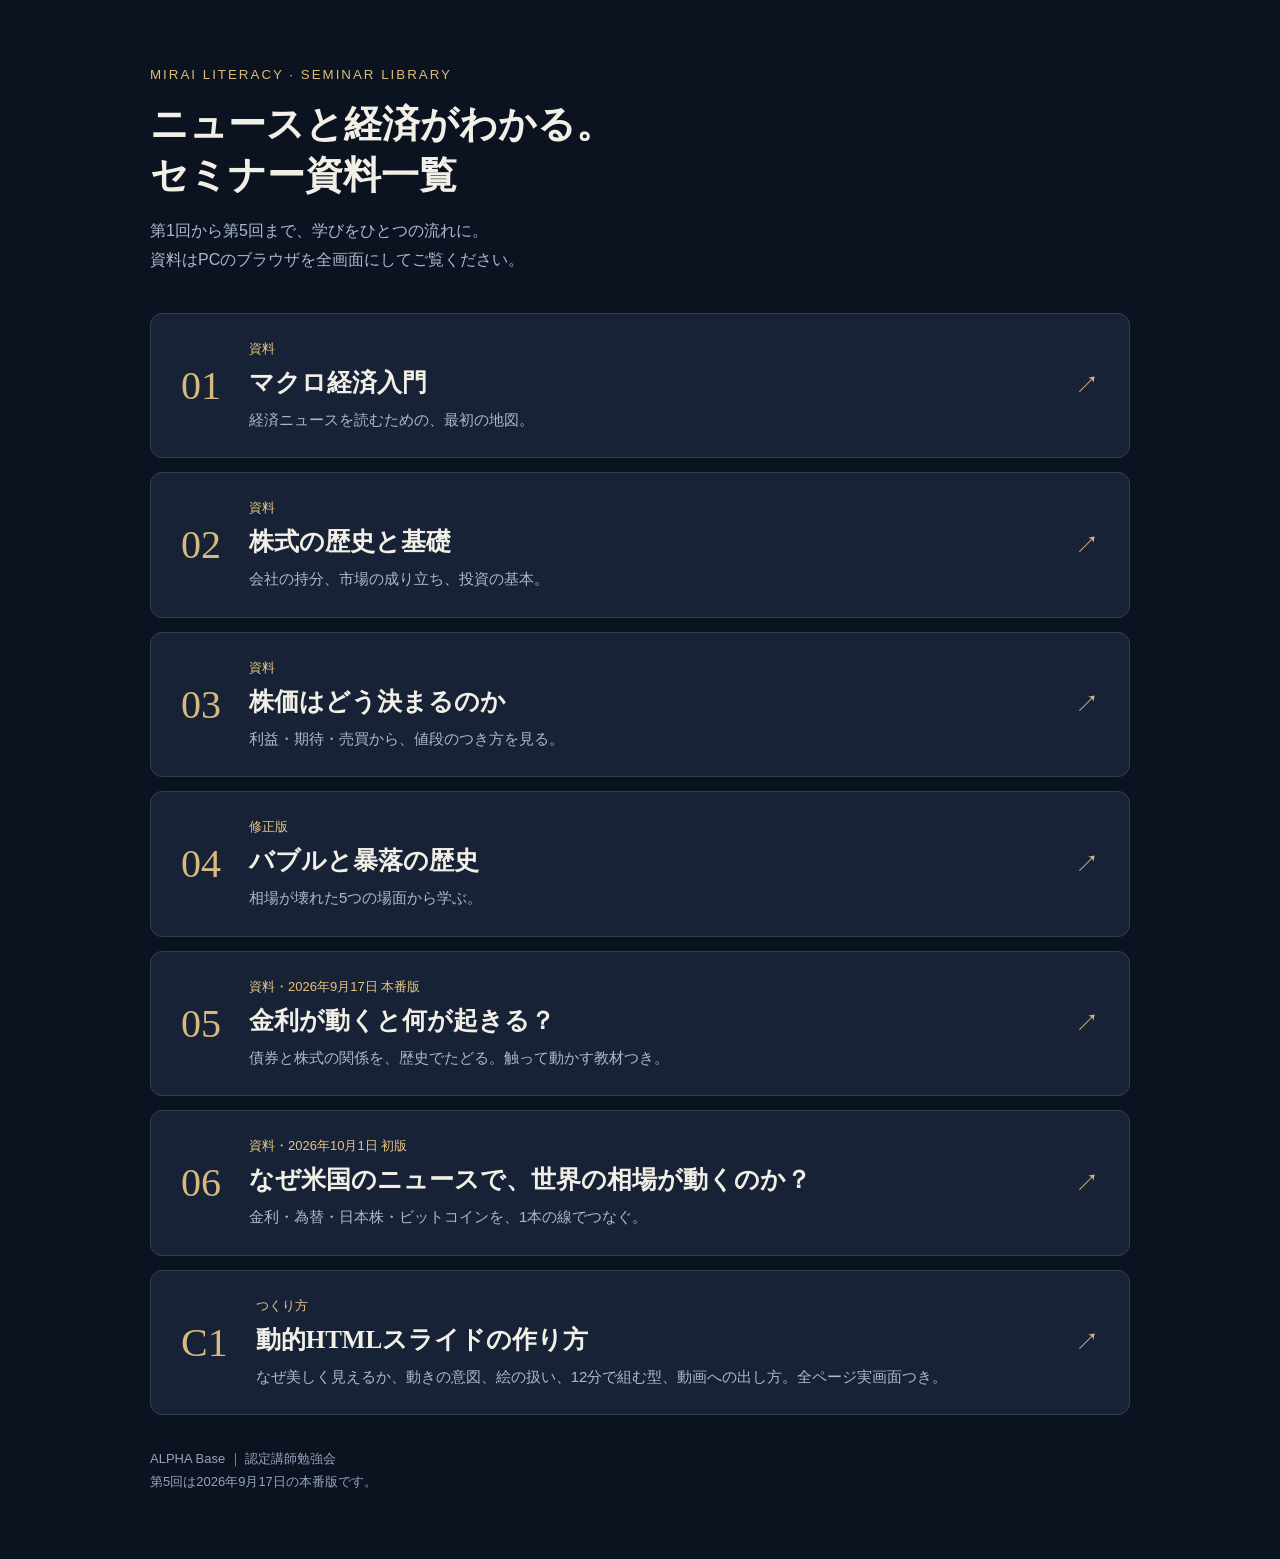
<file: index.html>
<!doctype html><html lang="ja"><head><meta charset="utf-8"><meta name="viewport" content="width=device-width,initial-scale=1"><title>ミライテラシー｜セミナー資料一覧</title><style>*{box-sizing:border-box}body{margin:0;background:#0b1220;color:#f2efe7;font-family:"Hiragino Sans",sans-serif}main{max-width:1040px;margin:auto;padding:65px 30px}header{margin-bottom:38px}header small{color:#dbbc77;letter-spacing:.15em}h1{font-family:"Hiragino Mincho ProN","Yu Mincho",serif;font-size:38px;font-weight:600;margin:16px 0}header p{color:#acb9cd;line-height:1.8}a{display:flex;align-items:center;gap:28px;text-decoration:none;color:inherit;padding:25px 30px;margin:14px 0;background:#172237;border:1px solid #324056;border-radius:12px;transition:background .2s}a:hover,a:focus-visible{background:#23324b;outline:2px solid #c7ad73}a small{color:#e4c581;font-size:13px}h2{font-family:"Hiragino Mincho ProN","Yu Mincho",serif;font-size:25px;margin:8px 0;font-weight:600}a p{color:#acb9cd;font-size:15px;margin:0;line-height:1.7}.number{font-family:Georgia,serif;font-size:40px;color:#d7ba7d}.arrow{margin-left:auto;color:#d7ba7d;font-size:24px}footer{color:#95a3ba;font-size:13px;margin-top:32px;line-height:1.8}@media(max-width:600px){main{padding:30px 18px}h1{font-size:29px}a{padding:22px 17px;gap:16px}h2{font-size:21px}.number{font-size:29px}.arrow{display:none}}</style></head><body><main><header><small>MIRAI LITERACY · SEMINAR LIBRARY</small><h1>ニュースと経済がわかる。<br>セミナー資料一覧</h1><p>第1回から第5回まで、学びをひとつの流れに。<br>資料はPCのブラウザを全画面にしてご覧ください。</p></header><a href="sessions/01/"><span class="number">01</span><div><small>資料</small><h2>マクロ経済入門</h2><p>経済ニュースを読むための、最初の地図。</p></div><span class="arrow">↗</span></a><a href="sessions/02/"><span class="number">02</span><div><small>資料</small><h2>株式の歴史と基礎</h2><p>会社の持分、市場の成り立ち、投資の基本。</p></div><span class="arrow">↗</span></a><a href="sessions/03/"><span class="number">03</span><div><small>資料</small><h2>株価はどう決まるのか</h2><p>利益・期待・売買から、値段のつき方を見る。</p></div><span class="arrow">↗</span></a><a href="versions/2026-09-10-review-02/"><span class="number">04</span><div><small>修正版</small><h2>バブルと暴落の歴史</h2><p>相場が壊れた5つの場面から学ぶ。</p></div><span class="arrow">↗</span></a><a href="sessions/05/"><span class="number">05</span><div><small>資料・2026年9月17日 本番版</small><h2>金利が動くと何が起きる？</h2><p>債券と株式の関係を、歴史でたどる。触って動かす教材つき。</p></div><span class="arrow">↗</span></a><a href="sessions/06/"><span class="number">06</span><div><small>資料・2026年10月1日 初版</small><h2>なぜ米国のニュースで、世界の相場が動くのか？</h2><p>金利・為替・日本株・ビットコインを、1本の線でつなぐ。</p></div><span class="arrow">↗</span></a><a href="craft/slide-making/"><span class="number">C1</span><div><small>つくり方</small><h2>動的HTMLスライドの作り方</h2><p>なぜ美しく見えるか、動きの意図、絵の扱い、12分で組む型、動画への出し方。全ページ実画面つき。</p></div><span class="arrow">↗</span></a><footer>ALPHA Base ｜ 認定講師勉強会<br>第5回は2026年9月17日の本番版です。</footer></main></body></html>
</file>
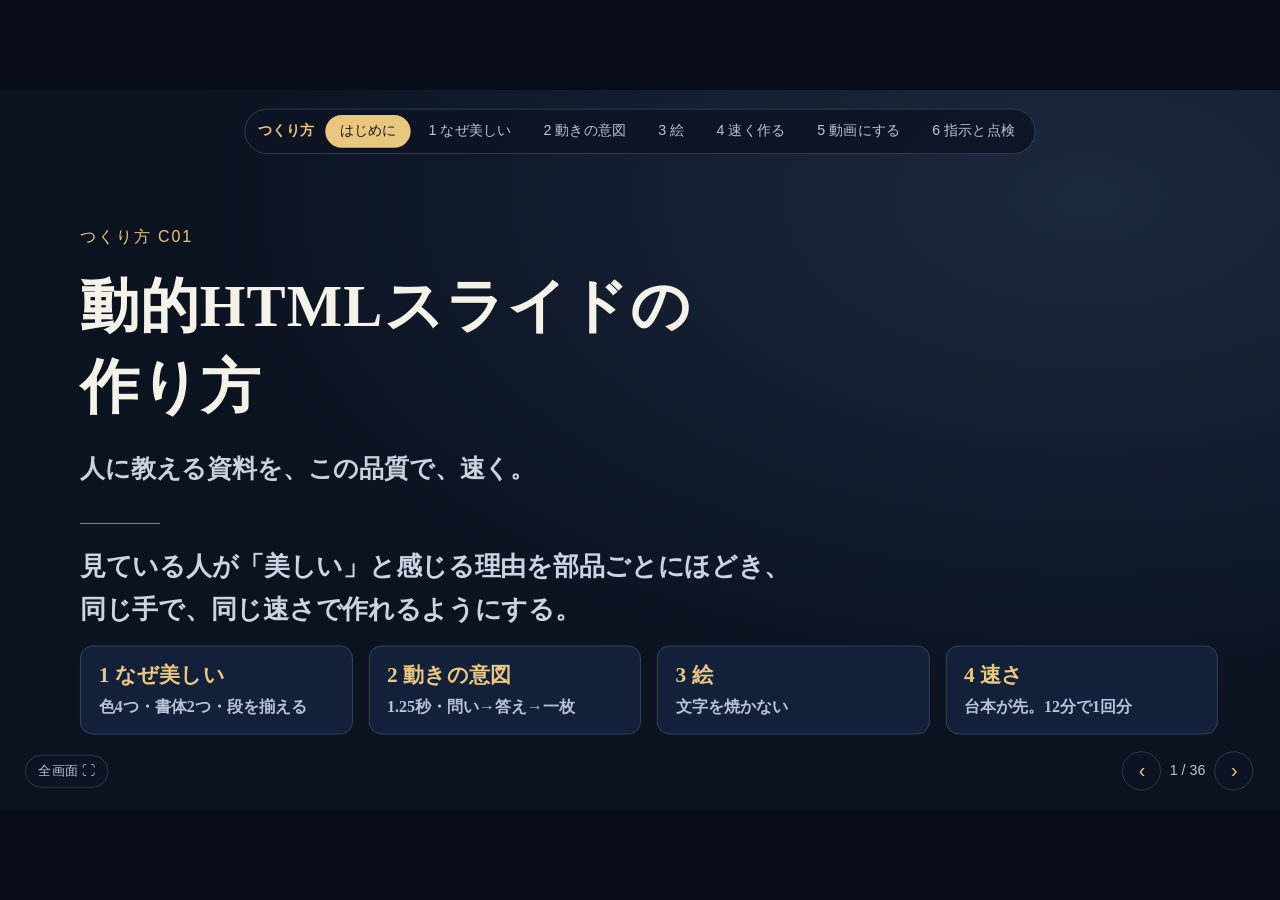
<file: craft/slide-making/index.html>
<!doctype html><html lang="ja"><head><meta charset="utf-8"><meta name="viewport" content="width=device-width,initial-scale=1"><title>動的HTMLスライドの作り方｜人に教える資料を、この品質で、速く</title><style>*{box-sizing:border-box}html,body{margin:0;background:#070d19;color:#f4f2e9;width:100%;height:100%;overflow:hidden}body{font-family:"Hiragino Mincho ProN","Yu Mincho",serif;font-weight:600}button{font-family:"Hiragino Sans",sans-serif;cursor:pointer}#stage{position:absolute;width:1440px;height:810px;left:50%;top:50%;transform:translate(-50%,-50%) scale(var(--scale,1));overflow:hidden;background:radial-gradient(ellipse at 85% 15%,#1b293f,#0b1220 60%)}.slide{position:absolute;inset:0;padding:112px 80px 86px;display:flex;flex-direction:column;justify-content:center;align-items:center;text-align:center;opacity:0;visibility:hidden;pointer-events:none;transition:opacity 1.25s ease,visibility 1.25s}.slide.on{opacity:1;visibility:visible;pointer-events:auto}.eyebrow{font:18px "Hiragino Sans",sans-serif;letter-spacing:.12em;color:#eac77e;margin-bottom:20px}h1,h2,h3,p{margin:0}h1{font-size:77px;line-height:1.4;letter-spacing:.02em;font-weight:600}h2{font-size:49px;line-height:1.5;font-weight:600;margin-bottom:24px}h3{font-size:29px;font-weight:600;margin:15px 0}p{font-size:26px;line-height:1.8}.lead{font-size:28px;color:#cbd4e2}em{font-style:normal;color:#eac77e}.title{align-items:stretch;text-align:left;padding:138px 90px 70px}.city{position:absolute;inset:0;background:none center/cover no-repeat}.city:after{content:"";position:absolute;inset:0;background:linear-gradient(90deg,rgba(6,12,24,.9),rgba(6,12,24,.6) 37%,transparent 75%),linear-gradient(0deg,#070d19,transparent 30%)}.title-copy{position:relative;z-index:2}.subtitle{font-size:26px;color:#c9d2df;margin-top:20px}.rule{width:90px;height:1px;background:#bc9a56;margin:35px 0 25px}.catch{font-size:31px;line-height:1.65}.title-foot{position:absolute;bottom:80px;left:90px;right:90px;display:flex;justify-content:space-between;font:17px "Hiragino Sans",sans-serif;color:#adb8c9}.currents{position:absolute;inset:0;width:100%;height:100%;opacity:.55;pointer-events:none}.currents path{fill:none;stroke:#edc47c;stroke-width:2;stroke-dasharray:80 700;animation:flow 18s linear infinite}.currents path:nth-child(2){stroke:#8bbdb9;animation-duration:23s;animation-delay:-8s}.currents path:nth-child(3){animation-delay:-12s}@keyframes flow{to{stroke-dashoffset:-1560}}nav{position:absolute;z-index:10;top:21px;left:50%;transform:translateX(-50%);display:flex;gap:4px;padding:6px;background:#0c1323d9;border:1px solid #344051;border-radius:999px;white-space:nowrap}nav button{border:0;background:none;color:#b8c4d5;padding:8px 16px;border-radius:99px;font-size:16px}nav button.active{background:#eac77e;color:#171b23}nav b{font:600 16px "Hiragino Sans",sans-serif;color:#eac77e;padding:8px}.pager{position:absolute;bottom:24px;right:28px;z-index:12;display:flex;align-items:center;gap:16px;font:17px "Hiragino Sans",sans-serif;color:#bdc7d6}.pager button,.choices button,.reveal{border:1px solid #455269;background:#202c42;color:#eac77e;border-radius:12px;padding:12px 24px;font-size:22px}.pager button{padding:7px 18px;font-size:24px}.fullscreen{position:absolute;left:28px;bottom:25px;z-index:12;background:none;border:0;color:#a6b3c7;font-size:16px}.cards{display:grid;grid-template-columns:repeat(3,1fr);gap:22px;width:100%;margin-top:15px}.cards article{padding:32px 26px;text-align:left;background:linear-gradient(140deg,#202b3c,#121e30);border:1px solid #354156;border-radius:15px;min-height:255px}.cards small,.rate-demo small,.bond-demo small,.bond-route small{font:19px "Hiragino Sans",sans-serif;color:#a5cbd3}.cards p{font-size:25px;color:#cbd4e2;line-height:1.7}.recap .cards{grid-template-columns:repeat(4,1fr);gap:16px}.recap article{padding:28px 20px}.recap h3{font-size:27px}.recap .cards p{font-size:23px}.recap small{font-size:17px}.route,.final-map{display:flex;align-items:center;justify-content:center;gap:18px;width:100%;margin-top:40px}.route span,.final-map span{background:#202c40;border:1px solid #405068;padding:24px 30px;border-radius:10px;font-size:30px}.route i,.final-map i{font-style:normal;color:#eac77e;font-size:30px}.underbar{color:#eac77e;font-size:25px;margin-top:30px}.rate-demo{display:grid;grid-template-columns:1fr 1.4fr;width:1100px;gap:60px;text-align:left;background:#172238;border:1px solid #36445a;border-radius:18px;padding:40px}.rate-demo strong{display:block;font-size:75px;color:#eac77e;line-height:1.2;margin:18px 0}.rate-demo strong span{font-size:38px}.choices{display:flex;gap:10px}.choices button[aria-pressed=true]{background:#eac77e;color:#111a29}.interest p{font-size:25px}.bar{height:8px;background:#354052;margin:20px 0}.bar i{display:block;width:20%;height:100%;background:#eac77e;transition:width 1.5s ease}.fine{font:17px "Hiragino Sans",sans-serif;color:#b8c4d5;margin-top:23px}.tag{display:inline-block;font:700 34px "Hiragino Sans",sans-serif;background:#eac77e;color:#211c11;border-radius:8px;padding:13px 34px;margin-bottom:30px}.question{width:1120px}.question h2{font-size:39px;margin-bottom:38px}.reveal{position:relative;min-height:178px;width:100%;font-family:inherit;font-size:28px;line-height:1.7;display:grid;place-items:center;overflow:hidden}.answer{opacity:0;transition:opacity 1.5s;padding:20px;grid-area:1/1}.cover{grid-area:1/1;transition:opacity 1s}.reveal[aria-expanded=true] .cover{opacity:0}.reveal[aria-expanded=true] .answer{opacity:1}.hero-copy{position:absolute;left:100px;bottom:130px;text-align:left;font-size:52px;line-height:1.7}.scene .city:after{background:linear-gradient(0deg,#070d19 2%,#070d1955 80%)}.bond-route{display:flex;align-items:center;gap:20px;margin-top:25px}.bond-route>div{width:365px;padding:30px 20px;border-top:2px solid #b89a5c;background:#18243a}.bond-route p{font-size:23px;color:#cbd4e2}.bond-route>b{font-size:28px;color:#eac77e}.bond-demo{display:grid;grid-template-columns:1fr 1.3fr;gap:45px;width:1150px;text-align:left;margin-top:15px}.bond-ticket{padding:35px;background:#e2d7bd;color:#172337;border-radius:12px}.bond-ticket small{color:#4f5f6b}.bond-ticket strong{font-size:29px}.bond-ticket p{font-size:24px;margin-top:20px}.bond-market{padding:30px;border:1px solid #40516c;border-radius:12px;background:#142239}.arrows{display:flex;justify-content:space-between;gap:20px;margin:30px 0;font-size:24px}.arrows b{display:block;color:#eac77e;font-size:65px}.bond-market p{font-size:25px}.final-map span{font-size:27px;padding:22px}.final-anchor{width:1100px;border-bottom:1px solid #b49a67;text-align:center;font-size:34px;color:#eac77e;margin:30px 0;padding-bottom:24px}.ending h2{font-size:64px}.chapter:before,.ending:before{content:"";position:absolute;width:680px;height:680px;border:1px solid #caa25d25;transform:rotate(35deg);pointer-events:none}.slide>*:not(.city,.currents){z-index:1}@media(prefers-reduced-motion:reduce){*{animation:none!important;transition:none!important}}
.shots.c3 img{max-height:240px;object-fit:contain;background:#000}

.pipe{display:flex;align-items:stretch;gap:0;width:1300px;margin-top:8px}.pipe .pi{flex:1;display:flex;flex-direction:column;border:1px solid #3a4862;border-radius:12px;background:#12203a;overflow:hidden;text-align:left}.pipe .pi img{width:100%;height:150px;object-fit:cover;display:block;background:#000}.pipe .pi .bx{min-height:150px;padding:14px 16px;font:16.5px/1.65 "Hiragino Sans",sans-serif;color:#f4f2e9;background:#0b1424}.pipe .pi .bx b{color:#eac77e}.pipe .pi .tx{padding:12px 14px}.pipe .pi small{font:14px "Hiragino Sans",sans-serif;letter-spacing:.1em;color:#8bbdb9;display:block}.pipe .pi strong{display:block;font-size:21px;color:#eac77e;margin:4px 0}.pipe .pi p{font-size:16.5px;line-height:1.55;color:#d7deea}.pipe i.ar{font-style:normal;align-self:center;font-size:30px;color:#eac77e;padding:0 8px}
.stats .st img{width:100%;height:120px;object-fit:cover;border-radius:8px;margin:6px 0 4px;display:block}
.shots.c1 figure{display:block}.shots.c2x2{grid-template-columns:1fr 1fr;gap:14px 22px}.shots.c2x2 img{max-height:128px;object-fit:contain;background:#000}.shots.c2x2 figcaption{font-size:16.5px;margin-top:6px}
.bgart{position:absolute;inset:0;background:center/cover no-repeat;opacity:.38}.bgart:after{content:"";position:absolute;inset:0;background:linear-gradient(90deg,rgba(6,12,24,.92),rgba(6,12,24,.55) 55%,rgba(6,12,24,.35))}

.mcode{width:1280px;margin:10px 0 0;background:#060a14;border:1px solid #2b3850;border-radius:10px;padding:12px 18px;font:14px/1.45 "SF Mono",Menlo,monospace;color:#cfe3ff;text-align:left;white-space:pre-wrap}

.vs{display:grid;grid-template-columns:1fr 1fr;gap:18px;width:1120px;margin-top:0}.vs figure{margin:0;text-align:left}.vs .frame{position:relative;aspect-ratio:16/9;border-radius:12px;overflow:hidden;border:1px solid #3a4862;background:#000}.vs iframe,.vs video{position:absolute;inset:0;width:100%;height:100%;border:0;display:block;object-fit:contain;background:#000}.vs figcaption{font:16px/1.45 "Hiragino Sans",sans-serif;color:#d7deea;margin-top:8px}.vs figcaption b{color:#eac77e;display:block;font-size:19px}.vs-bar{width:1120px;display:flex;justify-content:space-between;align-items:center;margin-top:10px;margin-bottom:26px;font:17px "Hiragino Sans",sans-serif;color:#b8c4d5}.vs-bar button{border:1px solid #455269;background:#eac77e;color:#171b23;border-radius:10px;padding:10px 22px;font-size:18px;font-weight:700}
.stats{display:grid;grid-template-columns:1fr 60px 1fr 60px 1fr;align-items:center;width:1280px;margin-top:10px}.stats .st{padding:26px 24px;border:1px solid #3a4862;border-radius:14px;background:#12203a;text-align:left;min-height:250px}.stats .st small{font:15px "Hiragino Sans",sans-serif;letter-spacing:.12em;color:#8bbdb9;display:block}.stats .st strong{display:block;font-size:76px;line-height:1.15;color:#eac77e;margin:8px 0}.stats .st b{display:block;font-size:24px;color:#f4f2e9;margin-bottom:6px}.stats .st p{font-size:18px;line-height:1.6;color:#d7deea}.stats i{font-style:normal;text-align:center;font-size:40px;color:#eac77e}.stats .st.hl{border-color:#eac77e;background:#1d2a3f}

.vid-wrap{width:1280px;text-align:left}.vid-wrap video{display:block;width:auto;max-width:1280px;max-height:390px;margin:0 auto;border-radius:12px;border:1px solid #3a4862;background:#000}.vid-wrap .vcap{font:17px "Hiragino Sans",sans-serif;color:#b8c4d5;margin-top:10px;display:flex;justify-content:space-between}.vid-wrap .vcap b{color:#eac77e;font-weight:600}
.state-row{display:grid;grid-template-columns:repeat(5,1fr);gap:12px;width:1280px;margin-top:8px}.state-row div{padding:18px 16px;border:1px solid #3a4862;border-radius:12px;background:#12203a;text-align:left}.state-row small{font:14px "Hiragino Sans",sans-serif;letter-spacing:.12em;color:#8bbdb9;display:block;margin-bottom:6px}.state-row b{display:block;font-size:22px;color:#eac77e;margin-bottom:6px}.state-row p{font-size:18px;line-height:1.6;color:#d7deea}
.shots.c2 img{max-height:320px;object-fit:contain;background:#000}

.demo-wrap{display:grid;grid-template-columns:520px 720px;gap:28px;width:1268px;text-align:left;align-items:start;margin-top:0}.demo-wrap h2{font-size:35px;line-height:1.4;margin-bottom:12px}.demo-wrap .lead{font-size:20.5px;line-height:1.65}.demo-wrap ul.pts{margin:12px 0 0;padding-left:1.1em;font-size:19px;line-height:1.7;color:#d7deea}.slide.demo{padding-top:92px;padding-bottom:70px}.slide.demo .fine{bottom:22px}.demo-wrap ul.pts li{margin:4px 0}.demo-wrap ul.pts b{color:#eac77e}.demo-wrap code,.demo-wrap pre{font-family:"SF Mono",Menlo,monospace}.demo-wrap pre{margin:12px 0 0;background:#060a14;border:1px solid #2b3850;border-radius:10px;padding:10px 14px;font-size:14.5px;line-height:1.5;color:#cfe3ff;white-space:pre-wrap}.demo-wrap code{background:#0b1220;padding:1px 6px;border-radius:5px;font-size:.92em;color:#cfe3ff}
.demo-box{position:relative}.demo-stage{position:relative;width:720px;height:405px;background:#05080f;border:1px solid #3a4862;border-radius:12px;overflow:hidden;font-family:"Hiragino Sans",sans-serif;font-weight:700;color:#fff}.demo-cap{display:flex;justify-content:space-between;align-items:center;margin-top:10px;font:16px "Hiragino Sans",sans-serif;color:#8d9bb0}.demo-cap button{border:1px solid #455269;background:#202c42;color:#eac77e;border-radius:8px;padding:6px 14px;font-size:15px}.demo-cap .clock{font-variant-numeric:tabular-nums;color:#8bbdb9}
.demo-stage .lab{position:absolute;left:12px;top:10px;font:600 13px "Hiragino Sans",sans-serif;letter-spacing:.12em;color:#8bbdb9}.demo-stage .lab.r{left:auto;right:12px}

.mgrid{display:grid;gap:22px;width:1280px;text-align:left;margin-top:8px}.mgrid.c2{grid-template-columns:1fr 1fr}.mgrid.c3{grid-template-columns:repeat(3,1fr)}.mgrid.c4{grid-template-columns:repeat(4,1fr)}
.mgrid article{padding:26px 28px;border:1px solid #3a4862;border-radius:14px;background:#12203a;border-top:2px solid #b89a5c}.mgrid article small{font:15px "Hiragino Sans",sans-serif;letter-spacing:.14em;color:#b8c4d5}.mgrid article h3{font-size:27px;margin:8px 0 10px;color:#eac77e}.mgrid article p{font-size:21px;line-height:1.7;color:#d7deea}.mgrid article ul{margin:6px 0 0;padding-left:1.1em;font-size:20px;line-height:1.7;color:#d7deea;text-align:left}.mgrid article li{margin:3px 0}
.mrule{width:1180px;text-align:left;border-left:3px solid #8bbdb9;padding:14px 26px;margin:20px 0 0;font-size:26px;line-height:1.7;background:linear-gradient(90deg,#8bbdb920,transparent)}.mrule.ng{border-color:#d98a8a;background:linear-gradient(90deg,#d98a8a20,transparent)}.mrule b{color:#eac77e}
.quote{width:1180px;text-align:left;font-size:22px;color:#b8c4d5;margin-top:22px;border-left:2px solid #40516c;padding-left:18px}.quote .t{font:15px "Hiragino Sans",sans-serif;letter-spacing:.06em;color:#8bbdb9;margin-right:12px}
table.mtable{width:1280px;border-collapse:collapse;text-align:left;font-size:21px;line-height:1.6;margin-top:6px}table.mtable th{font:16px "Hiragino Sans",sans-serif;letter-spacing:.1em;color:#b8c4d5;border-bottom:1px solid #40516c;padding:10px 14px}table.mtable td{border-bottom:1px solid #2b3850;padding:14px 14px;vertical-align:top;color:#d7deea}table.mtable td:first-child{color:#eac77e;white-space:nowrap;font-weight:600}
.pillar-row{display:grid;grid-template-columns:repeat(4,1fr);gap:18px;width:1280px;margin-top:30px}.pillar-row div{padding:24px 22px;border:1px solid #3a4862;border-radius:14px;background:#12203a;text-align:left}.pillar-row b{display:block;font-size:26px;color:#eac77e;margin-bottom:6px}.pillar-row small{font-size:19px;color:#b8c4d5;line-height:1.6}
ul.check{width:1280px;text-align:left;list-style:none;padding:0;margin:10px 0 0;columns:2;column-gap:40px;font-size:21px;line-height:1.7;color:#d7deea}ul.check li{break-inside:avoid;padding-left:1.5em;position:relative;margin:4px 0}ul.check li:before{content:"☐";position:absolute;left:0;color:#8bbdb9}
.fine{font:17px "Hiragino Sans",sans-serif;color:#8d9bb0;margin-top:26px}.slide .fine{position:absolute;bottom:34px;left:80px;right:80px;text-align:left}
.question{width:1200px;position:relative;z-index:2}.question .tag{display:inline-block;font:700 30px 'Hiragino Sans',sans-serif;background:#eac77e;color:#211c11;border-radius:8px;padding:12px 30px;margin-bottom:26px}.question h2{font-size:46px;line-height:1.5;margin-bottom:34px}.cover-wrap{position:relative;border-radius:16px;overflow:hidden;border:1px solid #455269}.answer{min-height:170px;padding:30px 40px;display:flex;align-items:center;justify-content:center;font-size:27px;line-height:1.7;background:#1a2438;transition:background 1s}.cover{position:absolute;inset:0;border:0;font-size:26px;letter-spacing:.14em;color:#8bbdb9;background:linear-gradient(160deg,#233150,#16203a);cursor:pointer;transition:transform .5s cubic-bezier(.7,-0.2,.3,1.1),opacity .4s ease}.cover:before{content:'▼';margin-right:12px;color:#eac77e}.revealed .cover{transform:translateY(101%);opacity:0;pointer-events:none}.answer-art{position:absolute;inset:0;background:center/cover no-repeat;opacity:0;transform:scale(1.055);transition:opacity 1.5s ease,transform 2.5s ease}.revealed .answer-art{opacity:.55;transform:scale(1)}.answer-shade{position:absolute;inset:0;background:linear-gradient(90deg,rgba(5,10,22,.68),rgba(5,10,22,.3));pointer-events:none}.revealed .answer{background:rgba(11,18,34,.75)}.scene{padding:0}.scene-art video{position:absolute;inset:0;width:100%;height:100%;object-fit:cover}@media(prefers-reduced-motion:reduce){.scene-art video{display:none}}.scene-art{position:absolute;inset:0;background:#0b1220 center/cover no-repeat}.scene-art:after{content:'';position:absolute;inset:0;background:linear-gradient(0deg,rgba(3,8,18,.88),transparent 38%,rgba(3,8,18,.12) 82%,rgba(3,8,18,.6))}.hero-copy{position:absolute;left:100px;bottom:90px;text-align:left;font-size:50px;line-height:1.65;letter-spacing:.025em;color:#f5f4ef;text-shadow:0 2px 18px rgba(0,0,0,.65);z-index:1}.slide.on .hero-copy{animation:caption 2.2s ease both}@keyframes caption{from{opacity:0}30%{opacity:0}to{opacity:1}}.mgrid article{padding:22px 24px}.mgrid article p{font-size:20px}.mgrid article h3{font-size:26px;margin:6px 0 8px}h2{margin-bottom:16px}.title-copy h1{font-size:66px}.title .pillar-row{margin-top:16px}.pillar-row div{padding:16px 20px}.pillar-row b{font-size:24px}.pillar-row small{font-size:18px}.title .subtitle{font-size:28px}.title .catch{font-size:29px;color:#cbd4e2}
.slide .fine{left:150px;bottom:30px}
.shots{display:grid;gap:22px;width:1300px;margin-top:4px}.shots.c1{grid-template-columns:1fr;gap:12px}.shots.c1 img{width:auto;max-width:100%;max-height:360px;margin:0 auto;object-fit:contain;background:none}.shots.c1 figcaption{margin-top:6px}.shots.c2{grid-template-columns:1fr 1fr}.shots.c3{grid-template-columns:repeat(3,1fr)}.shots.c4{grid-template-columns:repeat(4,1fr)}
.slide:has(.embed){justify-content:flex-start;padding-top:98px}
.slide.embedfull{padding:0}.embed.full{position:absolute;inset:0;width:1440px;height:810px;border:0;border-radius:0;margin:0}.embed.full iframe{width:1440px;height:810px;transform:none;pointer-events:auto}.embed-tag{position:absolute;left:28px;top:96px;z-index:3;font:18px "Hiragino Sans",sans-serif;color:#cfd8e6;background:#0c1323c0;border:1px solid #344051;border-radius:999px;padding:8px 16px}
.embed{position:relative;flex:none;overflow:hidden;border:1px solid #3a4862;border-radius:12px;background:#000;margin-top:4px}.embed iframe{position:absolute;left:0;top:0;border:0;transform-origin:0 0;pointer-events:none}.embed-cap{font:18px "Hiragino Sans",sans-serif;color:#9fb0c6;margin-top:10px;text-align:left;width:1000px}.shots.c4 figcaption{font-size:17px}.shots img{object-fit:cover}.shots figure{margin:0;text-align:left}.shots img{width:100%;display:block;border-radius:10px;border:1px solid #3a4862}.shots figcaption{font:19px/1.6 "Hiragino Sans",sans-serif;color:#d7deea;margin-top:12px}.shots figcaption b{color:#eac77e;display:block;font-size:20px;margin-bottom:2px}
.fullscreen{position:absolute;left:28px;bottom:25px;right:auto;top:auto;z-index:10;font-size:15px;padding:8px 14px;border-radius:999px;border:1px solid #344051;background:#0c1323d9;color:#b8c4d5}.pager{position:absolute;bottom:22px;right:30px;z-index:10;display:flex;align-items:center;gap:10px;font:16px "Hiragino Sans",sans-serif;color:#b8c4d5}.pager button{border:1px solid #344051;background:#0c1323d9;color:#eac77e;font-size:22px;width:44px;height:44px;border-radius:50%}
</style></head><body><main id="stage"><nav aria-label="章へ移動"><b>つくり方</b><button data-ch="0">はじめに</button><button data-ch="1">1 なぜ美しい</button><button data-ch="2">2 動きの意図</button><button data-ch="3">3 絵</button><button data-ch="4">4 速く作る</button><button data-ch="5">5 動画にする</button><button data-ch="6">6 指示と点検</button></nav><section class="slide title" data-ch="0"><div class="title-copy"><div class="eyebrow">つくり方 C01</div><h1>動的HTMLスライドの<br>作り方</h1><p class="subtitle">人に教える資料を、この品質で、速く。</p><div class="rule"></div><p class="catch">見ている人が「美しい」と感じる理由を部品ごとにほどき、<br>同じ手で、同じ速さで作れるようにする。</p></div><div class="pillar-row"><div><b>1 なぜ美しい</b><small>色4つ・書体2つ・段を揃える</small></div><div><b>2 動きの意図</b><small>1.25秒・問い→答え→一枚</small></div><div><b>3 絵</b><small>文字を焼かない</small></div><div><b>4 速さ</b><small>台本が先。12分で1回分</small></div></div><div class="title-foot"><span></span><span></span></div></section><section class="slide " data-ch="0"><div class="eyebrow">この資料で何が変わるか</div><h2>読む資料が、<em>場面</em>になる。</h2><p class="lead">下の3枚が、この資料で言う「この品質」。講座で実際に使った画面。</p><div class="shots c3"><figure><img src="assets/s06-01-title.jpg" alt=""><figcaption><b>表紙</b>絵が先に入り、言葉が後から浮かぶ。</figcaption></figure><figure><img src="assets/s06-06-hub.jpg" alt=""><figcaption><b>図解</b>右矢印を押すたびに、線が1本ずつ伸びる。</figcaption></figure><figure><img src="assets/s06-23-finale.jpg" alt=""><figcaption><b>締め</b>全画面の絵に、2行の言葉。ここで終わる。</figcaption></figure></div><div class="mrule">作り方は6章。<b>なぜ美しいか</b>から始めて、<b>速く作る型</b>で終わる。</div></section><section class="slide scene" data-ch="0"><div class="scene-art" style="background-image:url(assets/connected-dawn-v1.jpg)"></div><div class="hero-copy">美しさには、<br><em>理由がある。</em></div></section><section class="slide chapter" data-ch="1"><div class="eyebrow">01｜なぜ美しく見えるか</div><h1>美しさは、<br>決めごとの数で決まる。</h1><p class="lead">色は4つ、書体は2つ、舞台は1つ。増やさないから、揃う。</p></section><section class="slide " data-ch="1"><div class="eyebrow">01-1｜色</div><h2>色は4つだけ。面積の比で品が決まる。</h2><div class="shots c1"><figure><img src="assets/palette.jpg" alt="" style="max-height:300px"><figcaption><b>紺 95 ・ 白 4 ・ 金 1</b>金色を増やすほど安っぽく見える。金色は「答え」と「いま選んでいるもの」にだけ使う。</figcaption></figure></div><div class="mrule">青緑は第二の系列と小さな札に限る。金色と青緑を同じ量で並べない。</div><div class="mrule">地の紺は真っ黒にしない。わずかに青を残すと、写真が沈まない。</div></section><section class="slide " data-ch="1"><div class="eyebrow">01-2｜書体</div><h2>本文は明朝、数字と札はゴシック。</h2><div class="shots c2"><figure><img src="assets/type-mincho-closeup.jpg" alt="" style="max-height:250px"><figcaption><b>明朝 ＝ 語る文字</b>見出しと決めの言葉。太さは600。細いと暗い地に沈む。</figcaption></figure><figure><img src="assets/type-gothic-closeup.jpg" alt="" style="max-height:250px"><figcaption><b>ゴシック ＝ 読む文字</b>数字・単位・小さな見出し・札。同じ行で明朝と混ぜない。</figcaption></figure></div><div class="mrule">役割で使い分ける。<b>語る所は明朝、読む所はゴシック</b>。この一行を守るだけで印象が揃う。</div></section><section class="slide " data-ch="1"><div class="eyebrow">01-3｜段</div><h2>段を揃える。高さを変えない。</h2><div class="shots c2"><figure><img src="assets/s06-03-cards.jpg" alt=""><figcaption><b>2枚のとき</b>同じ枠、同じ余白、同じ高さ。</figcaption></figure><figure><img src="assets/s06-17-cards3.jpg" alt=""><figcaption><b>3枚のとき</b>文の長さが違っても、箱の高さは変えない。</figcaption></figure></div><div class="mrule">枠の高さは、いちばん長い文で先に決める。</div><div class="mrule">動きで高さが変わると目が追えない。段がずれた瞬間に「安く」見える。</div></section><section class="slide " data-ch="1"><div class="eyebrow">01-4｜改行</div><h2>改行は、意味のまとまりで切る。</h2><div class="shots c2"><figure><img src="assets/s06-20-chain.jpg" alt=""><figcaption><b>決めの言葉は2行</b>上の行で状況、下の行で結論。語の途中で折り返さない。</figcaption></figure><figure><img src="assets/s06-22-next.jpg" alt=""><figcaption><b>カードの文は2〜3行</b>一文字だけの折り返しは必ず直す。見出しは2行まで。3行になるなら言葉を削る。</figcaption></figure></div><div class="mrule">1440×810の実画面で見る。端の座標を機械で測ると、はみ出しは見逃さない。</div></section><section class="slide " data-ch="1"><div class="eyebrow">01-5｜舞台</div><h2>画面は1枚の舞台。余白を恐れない。</h2><div class="shots c1"><figure><img src="assets/s06-05-chapter.jpg" alt="" style="max-height:290px"><figcaption><b>章の扉</b>見出しと一文だけ。空いている所が、次の場面を待つ間になる。</figcaption></figure></div><div class="mrule">1440×810を固定して等比で拡大。どの画面でも折り返しが崩れない。</div><div class="mrule">上に章、右下にページ、左下に全画面。それ以外のボタンは置かない。</div></section><section class="slide scene" data-ch="1"><div class="scene-art" style="background-image:url(assets/rate-gap-v1.jpg)"></div><div class="hero-copy">増やさないから、<br><em>揃う。</em></div></section><section class="slide chapter" data-ch="2"><div class="eyebrow">02｜動きの意図</div><h1>動きは、速さではなく、<br>順番。</h1><p class="lead">切り替えは1.25秒。出てくる順番が、話す順番。</p></section><section class="slide " data-ch="2"><div class="eyebrow">02-1｜切り替え</div><h2>切り替えは、1.25秒のフェード。</h2><div class="embed" style="width:680px;height:383px"><iframe src="fade-demo.html?v=1792238265" onload="if(this.closest('.slide').classList.contains('on'))this.contentWindow.postMessage('start','*')" style="width:1440px;height:810px;transform:scale(0.4722)" title="実物。表紙 → 章の扉 → 締め、の順に1.25秒で重なって入れ替わる。右下の「もう一度」で繰り返せる。"></iframe></div><p class="embed-cap">実物。表紙 → 章の扉 → 締め、の順に1.25秒で重なって入れ替わる。右下の「もう一度」で繰り返せる。</p><div class="mrule">前の絵が消えきる前に、次が重なる。<b>速いと安く、遅いと眠い</b>。1.25秒が答え。</div></section><section class="slide embedfull" data-ch="2"><div class="embed full"><iframe src="scene-demo.html?v=1792240890" onload="if(this.closest('.slide').classList.contains('on'))this.contentWindow.postMessage('start','*')" title="02-2｜場面の山　まず実物。問い → 答え → 決めの一枚（右下の「もう一度」で繰り返し）"></iframe></div><div class="embed-tag">02-2｜場面の山　まず実物。問い → 答え → 決めの一枚（右下の「もう一度」で繰り返し）</div></section><section class="slide " data-ch="2"><div class="eyebrow">02-2｜場面の山</div><h2>いま見た3枚を、ほどく。</h2><div class="shots c3"><figure><img src="assets/demo-step1.jpg" alt=""><figcaption><b>① 問い</b>答えは閉じたまま。見ている人が考える間。</figcaption></figure><figure><img src="assets/demo-step2.jpg" alt=""><figcaption><b>② 答え</b>答えが出て、同じ絵が後ろに薄く浮かぶ。</figcaption></figure><figure><img src="assets/demo-step3.jpg" alt=""><figcaption><b>③ 決めの一枚</b>1.25秒で同じ絵が全画面になり、2行の言葉が遅れて浮かぶ。</figcaption></figure></div><div class="mrule">絵は1枚を二度使う。見ている人の中で絵が「育つ」。<b>期待 → 理解 → 余韻</b>の順。</div><p class="fine">問いの開閉は講座向けの技法。教材動画や社内資料では外す。用途で選ぶ</p></section><section class="slide " data-ch="2"><div class="eyebrow">02-3｜出す順番</div><h2>出す順番は、話す順番。</h2><div class="shots c2"><figure><img src="assets/s06-06-hub-step2.jpg" alt=""><figcaption><b>2本目まで</b>右矢印を押すたびに1つ増える。全部を一度に出さない。</figcaption></figure><figure><img src="assets/s06-06-hub.jpg" alt=""><figcaption><b>全部</b>使い切ったら、同じ右矢印で次のページへ。</figcaption></figure></div><div class="mrule">ページに入った瞬間は止まっている。<b>最初の動きは、話し手が起こす</b>。</div><div class="mrule">戻って来たら最初から。途中の状態を残さない。</div></section><section class="slide " data-ch="2"><div class="eyebrow">02-4｜最小の動き</div><h2>静止画に、最小の動きを足す。</h2><div class="embed" style="width:760px;height:428px"><iframe src="https://aialphabase.github.io/mirai-seminar-slides/sessions/06/?s=1" onload="if(this.closest('.slide').classList.contains('on'))this.contentWindow.postMessage('start','*')" style="width:1440px;height:810px;transform:scale(0.5278)" title="実物。絵は動かず、光の線だけが18〜23秒かけて流れている。"></iframe></div><p class="embed-cap">実物。絵は動かず、光の線だけが18〜23秒かけて流れている。</p><div class="mrule">動かすのは1種類だけ。2種類動くと散る。線の起点は、絵の中で<b>光が集まる点</b>に置く。</div></section><section class="slide " data-ch="2"><div class="eyebrow">02-5｜決めの言葉</div><h2>決めの言葉は2行。強調は1語。</h2><div class="shots c2"><figure><img src="assets/s06-20-chain.jpg" alt=""><figcaption><b>総まとめ</b>上の行で状況、下の行で結論。</figcaption></figure><figure><img src="assets/s06-23-finale.jpg" alt=""><figcaption><b>締め</b>全画面の絵の左下。強調するのは、いちばん言いたい語だけ。</figcaption></figure></div><div class="mrule">決めの言葉は2行。強調は1ページに1語。<b>増やすほど、どれも目立たなくなる</b>。</div></section><section class="slide scene" data-ch="2"><div class="scene-art" style="background-image:url(assets/priced-in-v1.jpg)"></div><div class="hero-copy">動きは、<br><em>話す順番。</em></div></section><section class="slide chapter" data-ch="3"><div class="eyebrow">03｜絵</div><h1>絵に文字を焼かない。<br>文字は上に置く。</h1><p class="lead">だから絵は差し替えられる。だから道具を選ばない。</p></section><section class="slide " data-ch="3"><div class="eyebrow">03-1｜頼み方</div><h2>絵は、この骨格で頼む。</h2><div class="shots c2"><figure><img src="assets/s06-07-question-open.jpg" alt=""><figcaption><b>問い用</b>上部中央を暗く空ける。言葉が中央に乗る。</figcaption></figure><figure><img src="assets/s06-23-finale.jpg" alt=""><figcaption><b>締め用</b>左1/3を暗く空ける。言葉が左下に乗る。</figcaption></figure></div><div class="mrule">16:9、文字なし、ロゴなし、グラフなし。紺と金と青緑。人物なし。<b>様式は言葉で書き切る</b>（「さっきと同じ様式で」は通らない）。</div><p class="fine">Google Flow（Nano Banana Pro）で静止画は無料。2Kで書き出す。合わなければ GPT の ImageGen に切り替える</p></section><section class="slide " data-ch="3"><div class="eyebrow">03-2｜道具と費用</div><h2>無料の範囲で、絵も動画も作れる。</h2><table class="mtable"><tr><th>道具</th><th>できること</th><th>費用（実測）</th></tr><tr><td>Google Flow（Nano Banana Pro）</td><td>静止画。2Kまで無料で書き出し</td><td>消費なし</td></tr><tr><td>Google Flow（Veo 3.1 Lite）</td><td>画像→動画 8秒・720p</td><td>10クレジット／本</td></tr><tr><td>Forge（LTX-2.5）</td><td>画像→動画 最大20秒・1080p・音付き</td><td>約10クレジット／秒</td></tr><tr><td>HTML／SVG／CSS</td><td>図・グラフ・光の線・段階表示</td><td>0。コードで書く</td></tr></table><p class="fine">2026-09-16〜10-04 の実測。Flow は「承認」を押した時点で消費される</p></section><section class="slide " data-ch="3"><div class="eyebrow">03-3｜二度働く</div><h2>1枚の絵が、二度働く。</h2><div class="shots c3"><figure><img src="assets/demo-step1.jpg" alt=""><figcaption><b>① 問い</b>答えは閉じたまま。</figcaption></figure><figure><img src="assets/demo-step2.jpg" alt=""><figcaption><b>② 開いた瞬間</b>同じ絵が後ろに沈む。</figcaption></figure><figure><img src="assets/demo-step3.jpg" alt=""><figcaption><b>③ 全画面</b>同じ絵が8秒だけ動き、最後のコマで止まる。</figcaption></figure></div><div class="mrule">動画は<b>1回再生して最後のコマで止める</b>。ループは戻りで「カクッ」となる。</div><div class="mrule">再生は切り替えの1.25秒が終わってから。</div></section><section class="slide scene" data-ch="3"><div class="scene-art" style="background-image:url(assets/bond-promise-v1.jpg)"><video muted playsinline preload="auto" poster="assets/bond-promise-v1.jpg" aria-hidden="true"><source src="assets/bond-promise-v1.mp4" type="video/mp4"></video></div><div class="hero-copy">絵は差し替えられる。<br><em>言葉は、上に残る。</em></div></section><section class="slide chapter" data-ch="4"><div class="eyebrow">04｜速く作る</div><h1>台本を先に決めて、<br>12分で組む。</h1><p class="lead">書かない。決めて、流し込む。</p></section><section class="slide " data-ch="4"><div class="eyebrow">04-1｜6歩</div><h2>この順番で進むと、戻りが出ない。</h2><div class="pipe"><div class="pi"><div class="bx">正本</div><div class="tx"><small>1</small><strong>中身の正本を決める</strong><p>告知文と台本。ここにない数字は使わない</p></div></div><i class="ar">→</i><div class="pi"><div class="bx">型</div><div class="tx"><small>2</small><strong>型を決める</strong><p>説明 → 問い → 答え → 一枚</p></div></div><i class="ar">→</i><div class="pi"><div class="bx">表</div><div class="tx"><small>3</small><strong>振り分け表を書く</strong><p>どの場面を、どの部品で</p></div></div><i class="ar">→</i><div class="pi"><div class="bx">流</div><div class="tx"><small>4</small><strong>流し込む</strong><p>表をそのまま編集元に写す。絵は仮置き</p></div></div><i class="ar">→</i><div class="pi"><div class="bx">測</div><div class="tx"><small>5</small><strong>機械で測る</strong><p>全ページを自動で撮り、端の座標を見る</p></div></div><i class="ar">→</i><div class="pi"><div class="bx">公</div><div class="tx"><small>6</small><strong>公開して直す</strong><p>絵の差し替えと直しは、公開後にページ番号で</p></div></div></div><div class="mrule">速かった条件は3つ。<b>正本が先にある・型が決まっている・検査を機械に任せる</b>。どれかが欠けると時間は伸びる。</div><p class="fine">出所: 動画を手順だけで作る人の「台本を場面ごとに振り分けた表を先に作る」を、スライドに当てた</p></section><section class="slide " data-ch="4"><div class="eyebrow">04-2｜部品</div><h2>部品は8種類。これで講義1回分が埋まる。</h2><div class="shots c4"><figure><img src="assets/s06-06-hub.jpg" alt="" style="max-height:170px"><figcaption><b>つながりの地図</b>中心から線が伸びる</figcaption></figure><figure><img src="assets/s06-09-gap.jpg" alt="" style="max-height:170px"><figcaption><b>差の棒</b>棒が伸びる</figcaption></figure><figure><img src="assets/s06-16-chart.jpg" alt="" style="max-height:170px"><figcaption><b>折れ線</b>線が引かれる</figcaption></figure><figure><img src="assets/s06-20-chain.jpg" alt="" style="max-height:170px"><figcaption><b>1本の線</b>節が順につながる</figcaption></figure></div><div class="mrule">ほかに、段階表示のカード・流れ・対比・問い→答え→一枚。<b>新しい見せ方が要るときだけ</b>部品を足す。</div></section><section class="slide " data-ch="4"><div class="eyebrow">04-3｜実測</div><h2>10/1の講座資料は、この数字だった。</h2><div class="stats"><div class="st"><small>初稿</small><strong>12分</strong><b>開始から公開確認まで</b><p>18:58 → 19:10</p></div><i>｜</i><div class="st"><small>枚数</small><strong>23枚</strong><b>はみ出し 0</b><p>機械で測って0</p></div><i>｜</i><div class="st"><small>直し</small><strong>7点</strong><b>本人レビュー後</b><p>構成の作り直しは 0</p></div></div><div class="mrule">新しい絵をその場で作ると＋10分前後。絵を仮置きにして先に公開するのが速さの肝。</div></section><section class="slide scene" data-ch="4"><div class="scene-art" style="background-image:url(assets/global-news-v1.jpg)"></div><div class="hero-copy">書かない。<br><em>決めて、流し込む。</em></div></section><section class="slide chapter" data-ch="5"><div class="eyebrow">05｜動画にする</div><h1>音を先に決めて、<br>画面を時刻に合わせる。</h1><p class="lead">同じ部品が、そのまま動画になる。</p></section><section class="slide " data-ch="5"><div class="eyebrow">05-1｜時刻で描く</div><h2>時刻で状態を作ると、コマが撮れる。</h2><div class="shots c3"><figure><img src="assets/ep27-g-0900.jpg" alt=""><figcaption><b>0.9秒</b>線が引かれ始める。</figcaption></figure><figure><img src="assets/ep27-g-1800.jpg" alt=""><figcaption><b>1.8秒</b>線が伸びる。</figcaption></figure><figure><img src="assets/ep27-g-3600.jpg" alt=""><figcaption><b>3.6秒</b>点と数字が出る。</figcaption></figure></div><div class="mrule">どの瞬間でも同じ絵が出るので、1コマずつ撮って動画にできる。<b>ブラウザを1つ常駐させて30コマ／秒</b>。87秒＝2,597コマが約3分。</div><div class="mrule">出し方は3つ。全画面で差し込む動画、背景を抜いて重ねる動画、動かない所の静止画。</div><p class="fine">ナレーション付きの教材は、音を先に確定し、各行の出る時刻をナレーションの開始時刻に合わせる</p></section><section class="slide scene" data-ch="5"><div class="scene-art" style="background-image:url(assets/bitcoin-forces-v1.jpg)"></div><div class="hero-copy">同じ部品が、<br><em>そのまま動画になる。</em></div></section><section class="slide " data-ch="6"><div class="eyebrow">06-1｜効いた言葉</div><h2>違和感を、そのまま言葉にする。</h2><table class="mtable"><tr><th>場面</th><th>前</th><th>言った言葉</th><th>後</th></tr><tr><td>重し</td><td>横の目盛りが伸びる</td><td>「重しがずしんと乗る感じで」</td><td>鉄の分銅が落ち、板が沈む</td></tr><tr><td>価格</td><td>数字が変わるだけ</td><td>「前半と似ている」</td><td>買い手の列と値札</td></tr><tr><td>光の線</td><td>画面の中央から</td><td>「画像の光の中心から始めて」</td><td>起点を光の点に合わせた</td></tr><tr><td>問いの後</td><td>そのまま次へ</td><td>「開いた後が止まらない」</td><td>決めの一枚を1枚追加</td></tr><tr><td>動画</td><td>4秒ループ</td><td>「船が戻ってカクッとなる」</td><td>8秒1回再生、最後で静止</td></tr></table><p class="fine">どれも「絵を直せ」ではなく、見て感じたことをそのまま言った</p></section><section class="slide " data-ch="6"><div class="eyebrow">06-2｜言い方</div><h2>短い言葉ほど、よく効く。</h2><div class="mgrid c3"><article><small>感覚</small><h3>「違和感がある」</h3><ul><li>何と何が合っていないかを一言足す</li></ul></article><article><small>統一</small><h3>「同じ演出に」</h3><ul><li>先に決まった1か所を基準にする</li></ul></article><article><small>禁止</small><h3>「これはいらない」</h3><ul><li>消すものを名指しする</li></ul></article></div><p class="fine">返す側は「変えた点」「確認したこと」「残っている確認」の3つで返す</p></section><section class="slide " data-ch="6"><div class="eyebrow">06-3｜出す前に</div><h2>公開の前に当てる。</h2><ul class="check"><li>1440×810で全ページ、はみ出しなし</li><li>改行は意味のまとまり。一文字折り返しなし</li><li>強調（金色）は1ページに1語</li><li>動くものは1種類</li><li>右矢印だけで最後まで進む</li><li>最初の画面は止まっている</li><li>絵に文字が焼かれていない</li><li>動画は切り替え後に再生、最後で静止</li><li>説明文に操作の説明がない</li><li>公開URLで素材が全部読める</li></ul></section><section class="slide scene" data-ch="6"><div class="scene-art" style="background-image:url(assets/finale-dawn-v2.jpg)"></div><div class="hero-copy">次のテーマも、<br><em>同じ作法で。</em></div></section><section class="slide ending" data-ch="6"><div class="eyebrow">つくり方 C01</div><h2>この資料を渡せば、<br>同じ品質で、速く作れる。</h2><p class="lead">色は4つ、書体は2つ、舞台は1つ。切り替えは1.25秒。問い、答え、決めの一枚。絵に文字は焼かない。台本が先。</p><p class="quote">編集元: AITrendUniverse/manuals/slide-making/source.json ｜ 実例: 講座資料（第5回・第6回）と、ニュース・教材動画の書き出し</p></section><button class="fullscreen" id="fullscreen" style="left:28px;bottom:25px;right:auto;top:auto;width:auto;height:auto">全画面 ⛶</button><div class="pager"><button id="prev" aria-label="前へ">‹</button><span id="count"></span><button id="next" aria-label="次へ">›</button></div></main><script>const slides=[...document.querySelectorAll('.slide')],nav=[...document.querySelectorAll('nav button')];let current=0;
function show(n){if(n<0||n>=slides.length)return;current=n;slides.forEach((s,i)=>{if(i!==n){s.querySelectorAll('.vs video,.vid-wrap video').forEach(v=>v.pause());s.querySelectorAll('iframe[data-yt-start]').forEach(f=>{try{f.contentWindow.postMessage(JSON.stringify({event:'command',func:'pauseVideo',args:[]}),'*')}catch(e){}})}s.classList.toggle('on',i===n);s.inert=i!==n;s.querySelectorAll('video').forEach(v=>{clearTimeout(v._t);if(i===n&&!matchMedia('(prefers-reduced-motion: reduce)').matches){v.pause();v.currentTime=0;v._t=setTimeout(()=>v.play().catch(()=>{}),1300)}else v.pause()})});nav.forEach(b=>b.classList.toggle('active',b.dataset.ch===slides[n].dataset.ch));document.querySelector('#count').textContent=(n+1)+' / '+slides.length;slides.forEach((s,i)=>s.querySelectorAll('.embed iframe').forEach(f=>{try{f.contentWindow.postMessage(i===n?'start':'stop','*')}catch(e){}}));const d=slides[n].dataset.demo;if(d&&window.__demos&&window.__demos[d])setTimeout(()=>window.__demos[d].play(),350);slides.forEach((s,i)=>{if(i!==n&&s.dataset.demo&&window.__demos&&window.__demos[s.dataset.demo])window.__demos[s.dataset.demo].stop()})}
let lockedUntil=0;function step(d){if(performance.now()<lockedUntil)return;const s=slides[current];if(s.querySelector('.cover')){if(d>0&&!s.classList.contains('revealed')){s.classList.add('revealed');lockedUntil=performance.now()+850;return}if(d<0&&s.classList.contains('revealed')){s.classList.remove('revealed');return}}show(current+d)}
document.querySelector('#next').onclick=()=>step(1);function ytCmd(f,a){return JSON.stringify({event:'command',func:f,args:a||[]})}document.querySelectorAll('[data-vs-play]').forEach(b=>b.onclick=()=>{const sl=b.closest('.slide');const fr=sl.querySelector('iframe[data-yt-start]');const vs=sl.querySelectorAll('.vs video');if(fr){const w=fr.contentWindow;w.postMessage(ytCmd('mute'),'*');w.postMessage(ytCmd('seekTo',[+fr.dataset.ytStart,true]),'*');w.postMessage(ytCmd('playVideo'),'*')}vs.forEach(v=>{v.currentTime=0;v.muted=false;v.play().catch(()=>{})})});document.querySelectorAll('[data-replay]').forEach(b=>b.onclick=()=>window.__demos[b.dataset.replay].play());document.querySelector('#prev').onclick=()=>step(-1);
nav.forEach(b=>b.onclick=()=>show(slides.findIndex(s=>s.dataset.ch===b.dataset.ch)));
document.querySelectorAll('.cover').forEach(c=>c.onclick=e=>{e.stopPropagation();c.blur();step(1)});
addEventListener('keydown',e=>{if(e.target.closest('input,textarea,select')||e.repeat)return;const btn=e.target.closest('button');if(btn&&!btn.classList.contains('cover')&&[' ','Enter'].includes(e.key))return;if(['ArrowRight','PageDown',' ','Enter'].includes(e.key)){e.preventDefault();step(1)}if(['ArrowLeft','PageUp'].includes(e.key)){e.preventDefault();step(-1)}if(e.key==='Home')show(0)});
document.querySelector('#fullscreen').onclick=()=>{document.fullscreenElement?document.exitFullscreen():document.documentElement.requestFullscreen()};document.head.insertAdjacentHTML('beforeend','<style>:fullscreen .fullscreen,:fullscreen .pager{display:none}</style>');
function fit(){document.documentElement.style.setProperty('--scale',Math.min(innerWidth/1440,innerHeight/810))}addEventListener('resize',fit);addEventListener('load',fit);fit();show(0);</script></body></html>
</file>
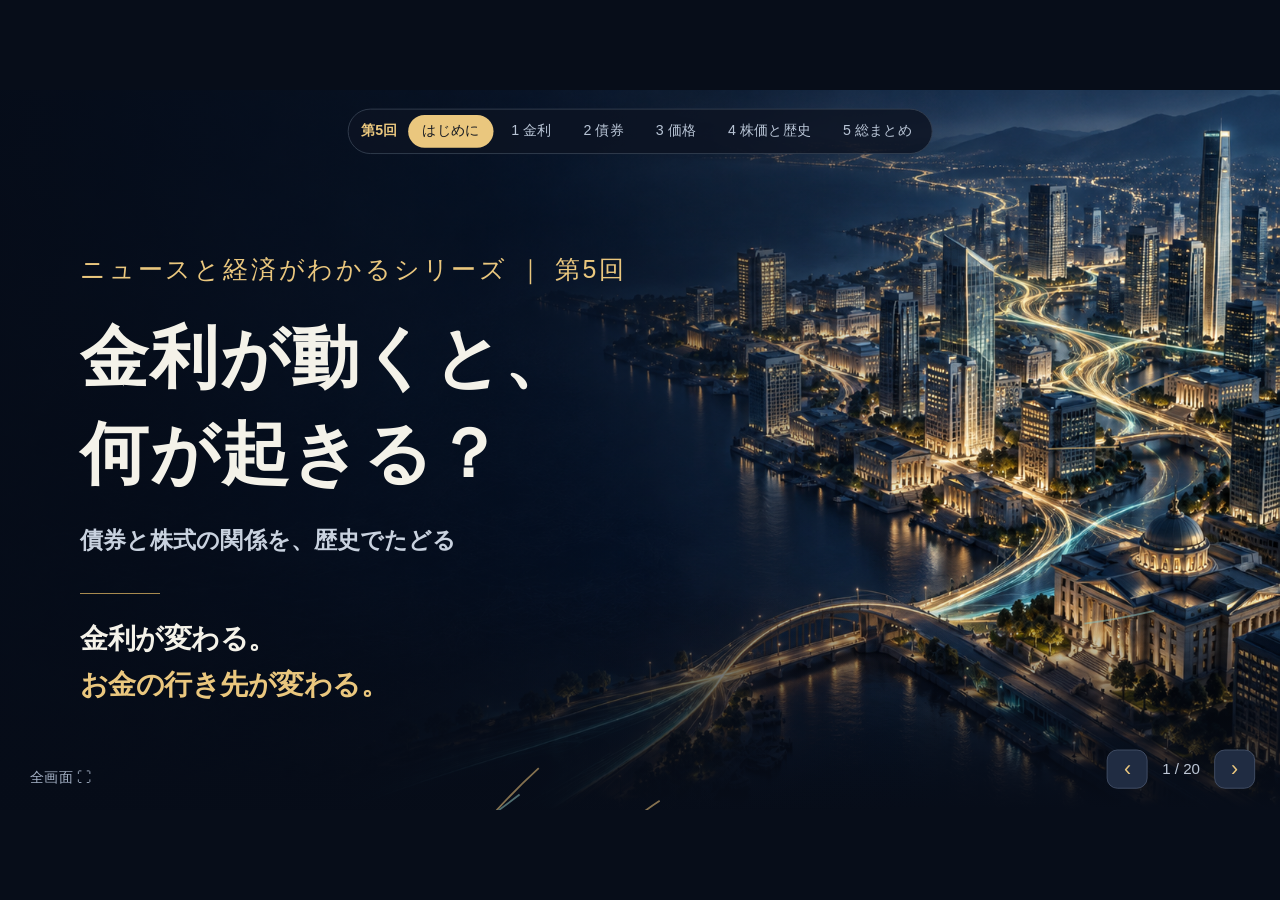
<file: sessions/05/index.html>
<!doctype html><html lang="ja"><head><meta charset="utf-8"><meta name="viewport" content="width=device-width,initial-scale=1"><title>第5回｜金利が動くと何が起きる？</title><link rel="preload" as="image" href="assets/rate05/interest-city-v1.png"><link rel="preload" as="image" href="assets/rate05/bond-harbor-v1.jpg"><link rel="preload" as="image" href="assets/rate05/bond-promise-v1.jpg"><link rel="preload" as="image" href="assets/rate05/finale-dawn-v2.jpg"><link rel="preload" as="image" href="assets/rate05/recap-economy-v1.png"><style>*{box-sizing:border-box}html,body{margin:0;background:#070d19;color:#f4f2e9;width:100%;height:100%;overflow:hidden}body{font-family:"Hiragino Mincho ProN","Yu Mincho",serif;font-weight:600}button{font-family:"Hiragino Sans",sans-serif;cursor:pointer}#stage{position:absolute;width:1440px;height:810px;left:50%;top:50%;transform:translate(-50%,-50%) scale(var(--scale,1));overflow:hidden;background:radial-gradient(ellipse at 85% 15%,#1b293f,#0b1220 60%)}.slide{position:absolute;inset:0;padding:112px 80px 86px;display:flex;flex-direction:column;justify-content:center;align-items:center;text-align:center;opacity:0;visibility:hidden;pointer-events:none;transition:opacity 1.25s ease,visibility 1.25s}.slide.on{opacity:1;visibility:visible;pointer-events:auto}.eyebrow{font:24px "Hiragino Sans",sans-serif;letter-spacing:.12em;color:#eac77e;margin-bottom:20px}.title .eyebrow{font-size:28px;margin-bottom:26px}h1,h2,h3,p{margin:0}h1{font-size:77px;line-height:1.4;letter-spacing:.02em;font-weight:600}h2{font-size:49px;line-height:1.5;font-weight:600;margin-bottom:24px}h3{font-size:29px;font-weight:600;margin:15px 0}p{font-size:26px;line-height:1.8}.lead{font-size:28px;color:#cbd4e2}em{font-style:normal;color:#eac77e}.title{align-items:stretch;text-align:left;padding:138px 90px 70px}.city{position:absolute;inset:0;background:url('assets/rate05/interest-city-v1.png') center/cover no-repeat}.city:after{content:"";position:absolute;inset:0;background:linear-gradient(90deg,rgba(6,12,24,.9),rgba(6,12,24,.6) 37%,transparent 75%),linear-gradient(0deg,#070d19,transparent 30%)}.title-copy{position:relative;z-index:2}.subtitle{font-size:26px;color:#c9d2df;margin-top:20px}.rule{width:90px;height:1px;background:#bc9a56;margin:35px 0 25px}.catch{font-size:31px;line-height:1.65}.title-foot{position:absolute;bottom:80px;left:90px;right:90px;display:flex;justify-content:space-between;font:17px "Hiragino Sans",sans-serif;color:#adb8c9}.currents{position:absolute;inset:0;width:100%;height:100%;opacity:.55;pointer-events:none}.currents path{fill:none;stroke:#edc47c;stroke-width:2;stroke-dasharray:80 700;animation:flow 18s linear infinite}.currents path:nth-child(2){stroke:#8bbdb9;animation-duration:23s;animation-delay:-8s}.currents path:nth-child(3){animation-delay:-12s}@keyframes flow{to{stroke-dashoffset:-1560}}nav{position:absolute;z-index:10;top:21px;left:50%;transform:translateX(-50%);display:flex;gap:4px;padding:6px;background:#0c1323d9;border:1px solid #344051;border-radius:999px;white-space:nowrap}nav button{border:0;background:none;color:#b8c4d5;padding:8px 16px;border-radius:99px;font-size:16px}nav button.active{background:#eac77e;color:#171b23}nav b{font:600 16px "Hiragino Sans",sans-serif;color:#eac77e;padding:8px}.pager{position:absolute;bottom:24px;right:28px;z-index:12;display:flex;align-items:center;gap:16px;font:17px "Hiragino Sans",sans-serif;color:#bdc7d6}.pager button,.choices button,.cover{border:1px solid #455269;background:#202c42;color:#eac77e;border-radius:12px;padding:12px 24px;font-size:22px}.pager button{padding:7px 18px;font-size:24px}.fullscreen{position:absolute;left:28px;bottom:25px;z-index:12;background:none;border:0;color:#a6b3c7;font-size:16px}.cards{display:grid;grid-template-columns:repeat(3,1fr);gap:22px;width:100%;margin-top:15px}.cards article{padding:32px 26px;text-align:left;background:linear-gradient(140deg,#202b3c,#121e30);border:1px solid #354156;border-radius:15px;min-height:255px}.cards small,.rate-demo small,.bond-demo small,.bond-route small{font:19px "Hiragino Sans",sans-serif;color:#a5cbd3}.cards p{font-size:25px;color:#cbd4e2;line-height:1.7}.recap .cards{grid-template-columns:repeat(4,1fr);gap:16px}.recap article{padding:28px 20px}.recap h3{font-size:27px}.recap .cards p{font-size:23px}.recap small{font-size:17px}.route,.final-map{display:flex;align-items:center;justify-content:center;gap:18px;width:100%;margin-top:40px}.connect .route,.connect .underbar,.connect .lead{opacity:0;transform:translateY(12px)}.connect.on .route{animation:fadeUp 1.2s .9s ease both}.connect.on .underbar{animation:fadeUp 1.2s 1.6s ease both}.connect.on .lead{animation:fadeUp 1s .4s ease both}@keyframes fadeUp{to{opacity:1;transform:none}}.route span{transition:background .5s,color .5s,border-color .5s}.route span.focus{background:#eac77e;color:#171b23;border-color:#eac77e}.route span,.final-map span{background:#202c40;border:1px solid #405068;padding:24px 30px;border-radius:10px;font-size:30px}.route i,.final-map i{font-style:normal;color:#eac77e;font-size:30px}.underbar{color:#eac77e;font-size:25px;margin-top:30px}.rate-demo{display:grid;grid-template-columns:1fr 1.4fr;width:1100px;gap:60px;text-align:left;background:#172238;border:1px solid #36445a;border-radius:18px;padding:40px}.rate-demo strong{display:block;font-size:75px;color:#eac77e;line-height:1.2;margin:18px 0}.rate-demo strong span{font-size:38px}.choices{display:flex;gap:10px}.choices button[aria-pressed=true]{background:#eac77e;color:#111a29}.interest p{font-size:25px}.bar{height:8px;background:#354052;margin:20px 0}.bar i{display:block;width:20%;height:100%;background:#eac77e;transition:width 1.5s ease}.fine{font:17px "Hiragino Sans",sans-serif;color:#b8c4d5;margin-top:23px}.tag{display:inline-block;font:700 34px "Hiragino Sans",sans-serif;background:#eac77e;color:#211c11;border-radius:8px;padding:13px 34px;margin-bottom:30px}.question{width:1120px;position:relative;z-index:2}.question h2{font-size:39px;margin-bottom:38px}.cover-wrap{position:relative;border-radius:16px;overflow:hidden;border:1px solid #455269}.answer{min-height:178px;padding:32px 40px;display:flex;align-items:center;justify-content:center;font-size:28px;line-height:1.7;background:#1a2438;transition:background 1s}.cover{position:absolute;inset:0;border-radius:0;font-size:26px;letter-spacing:.14em;color:#8bbdb9;background:linear-gradient(160deg,#233150,#16203a);transition:transform .5s cubic-bezier(.7,-0.2,.3,1.1),opacity .4s ease}.cover:before{content:'▼';margin-right:12px;color:#eac77e}.revealed .cover{transform:translateY(101%);opacity:0;pointer-events:none}.answer-art{position:absolute;inset:0;background:center/cover no-repeat;opacity:0;transform:scale(1.055);transition:opacity 1.5s ease,transform 2.5s ease;pointer-events:none}.revealed .answer-art{opacity:var(--art-opacity,.42);transform:scale(1)}.answer-shade{position:absolute;inset:0;background:linear-gradient(90deg,rgba(5,10,22,.68),rgba(5,10,22,.3));pointer-events:none}.think .question{text-shadow:0 2px 18px #000}.think .tag,.think .answer{text-shadow:none}.revealed .answer{background:rgba(11,18,34,.75);backdrop-filter:blur(4px)}.hero-copy{position:absolute;left:100px;bottom:90px;text-align:left;font-size:50px;line-height:1.65;letter-spacing:.025em;color:#f5f4ef;text-shadow:0 2px 18px rgba(0,0,0,.65)}.scene{padding:0}.city.harbor{background-image:url('assets/rate05/bond-harbor-v1.jpg')}.city.promise{background-image:url('assets/rate05/bond-promise-v1.jpg')}.city.finale{background-image:url('assets/rate05/finale-dawn-v2.jpg')}.ending .city:after{background:linear-gradient(90deg,rgba(3,8,18,.82),rgba(3,8,18,.45) 40%,rgba(3,8,18,.05) 75%),linear-gradient(0deg,rgba(3,8,18,.7),transparent 45%)}.hero-copy.final{bottom:110px}.hero-copy.final small{display:block;font:18px 'Hiragino Sans',sans-serif;letter-spacing:.12em;color:#eac77e;margin-bottom:14px;text-shadow:none}.hero-copy.final p{font-size:24px;color:#cbd4e2;margin-top:18px;line-height:1.7}.ending:before{display:none}.city video{position:absolute;inset:0;width:100%;height:100%;object-fit:cover}.profile .underbar{margin-top:26px}.two-q{display:grid;grid-template-columns:1fr 1fr;gap:28px;width:1160px;margin-top:10px}.two-q>div{padding:36px 30px;border-radius:16px;background:linear-gradient(140deg,#202b3c,#121e30);border:1px solid #354156;text-align:left;opacity:0;transform:translateY(14px);transition:opacity .9s ease,transform .9s ease}.two-q small{display:block;font:18px 'Hiragino Sans',sans-serif;color:#eac77e;margin-bottom:10px}.two-q h3{font-size:36px;line-height:1.5;margin:0}.two-q>div.show{opacity:1;transform:none}.chips{display:flex;align-items:center;justify-content:center;gap:12px;margin-top:34px;opacity:0;transition:opacity .8s}.chips.show{opacity:1}.chips span{transition:background .5s,color .5s,border-color .5s}.chips span.focus{background:#eac77e;color:#171b23;border-color:#eac77e}.chips small{font:18px 'Hiragino Sans',sans-serif;color:#a5cbd3;margin-right:8px}.chips span{padding:10px 18px;border:1px solid #405068;border-radius:999px;font-size:22px;color:#cbd4e2}.two-q.small{width:1000px;gap:20px;margin-top:34px}.two-q.small>div{padding:20px 26px}.two-q.small h3{font-size:27px}.two-q.small small{font-size:16px;margin-bottom:4px}.ending h2{font-size:56px}.ending .lead{margin-top:4px}.bond-ticket h3 b{color:#8a5a12}.price{display:flex;align-items:baseline;gap:8px;margin-top:22px;padding-top:16px;border-top:1px dashed #a08f6a}.price small{margin-right:6px}.price em{font-style:normal;font-size:54px;line-height:1;color:#172337;font-weight:600}.price span{font-size:22px}.price b{font-size:40px;color:#b8422e;margin-left:6px}.bond-ticket.down{animation:sink .9s ease}.bond-ticket.up{animation:rise .9s ease}@keyframes sink{30%{transform:translateY(14px)}}@keyframes rise{30%{transform:translateY(-14px)}}.bond-market>small{display:block;margin-bottom:8px}.choices.yield button{padding:10px 20px;font-size:20px}.newbond{margin-top:24px;padding:20px 24px;border-radius:12px;background:#0f1a2c;border:1px solid #2f3d55}.newbond strong{display:block;font-size:40px;color:#eac77e;margin-top:6px}.newbond em{font-style:normal;font-size:60px;line-height:1}.newbond b{font-size:40px;margin-left:8px}.bond-market p{margin-top:18px;min-height:80px}.market-page h2{margin-bottom:12px}.choices.yield{justify-content:center;margin-bottom:10px}.choices.yield button{font-size:20px;padding:10px 22px}.market{position:relative;width:1240px;height:270px;border:1px solid #354156;border-radius:16px;background:linear-gradient(140deg,#16213a,#0f1a2c);overflow:hidden}.booth{position:absolute;top:22px;width:360px;padding:18px 22px;border-radius:14px;text-align:left}.booth.old{left:22px;background:#e2d7bd;color:#172337}.booth.new{right:22px;background:#1d2a45;border:1px solid #4a5a75;color:#f4f2e9}.booth small{font:16px 'Hiragino Sans',sans-serif;opacity:.85}.booth .coupon{font-size:22px;margin-top:6px}.booth .coupon b{font-size:34px;margin:0 4px}.booth .coupon em{font-style:normal}.booth .coupon span{display:block;font:16px 'Hiragino Sans',sans-serif;opacity:.8;margin-top:2px}.booth.new .coupon b{color:#eac77e}#new-arrow{color:#eac77e;font-size:30px}.booth .price{margin-top:12px;padding-top:10px;border-top:1px dashed #a08f6a;display:flex;align-items:baseline;gap:6px}.booth.new .price{border-top-color:#3c4b66}.booth .price small{margin-right:6px}.booth .price em{font-style:normal;font-size:48px;line-height:1;font-weight:600}.booth .price s{font-size:22px;color:#8a7a5a;margin-right:6px}.booth .price span{font-size:20px}.booth .price b{font-size:36px;color:#b8422e;margin-left:8px}.booth.new .price em{color:#cbd4e2;font-size:36px}.crowd{position:absolute;left:400px;width:440px;top:0;bottom:0}.crowd-cap{position:absolute;left:0;right:0;top:120px;text-align:center;font:16px 'Hiragino Sans',sans-serif;color:#a5cbd3}.person{position:absolute;width:38px;height:70px;transition:left 1.6s cubic-bezier(.3,.8,.3,1),top 1.6s cubic-bezier(.3,.8,.3,1)}.market.still .person{transition:none!important}.person i{display:block;width:22px;height:22px;border-radius:50%;background:#cbd4e2;margin:0 auto}.person b{display:block;width:34px;height:40px;border-radius:14px 14px 6px 6px;background:#8bbdb9;margin:4px auto 0}.person:nth-child(odd) b{background:#a9a1cf}.market-note{font-size:23px;line-height:1.6;color:#f4f2e9;margin-top:14px;width:1240px}.market-page .fine{margin-top:8px}.routes-page h2{margin-bottom:10px}.rt-controls{display:flex;gap:36px;align-items:center;justify-content:center;margin-bottom:12px}.rt-controls .choices button{font-size:19px;padding:9px 18px}.choices.rsel{padding-left:36px;border-left:1px solid #3c4b66}.rt-stage{position:relative;width:1240px;height:270px;border:1px solid #354156;border-radius:16px;background:linear-gradient(140deg,#16213a,#0f1a2c);overflow:hidden}.rnode{position:absolute;top:60px;width:150px;height:150px;border-radius:50%;border:1px solid #4a5a75;background:#1d2a45;display:flex;flex-direction:column;align-items:center;justify-content:center}.rnode b{font-size:30px;font-weight:600}.rnode .mark{font:600 40px 'Hiragino Sans',sans-serif;color:#eac77e;font-style:normal;line-height:1}.rnode.rate{left:50px}.rnode.stock{right:50px}.rnode.stock .mark{opacity:0}.rt-stage.play .rnode.stock .mark{animation:fadeIn .5s 1.9s both}.rt-link{position:absolute;right:215px;top:134px;width:100px;height:2px;background:#3c4b66}.rt-link i{position:absolute;left:-8px;top:-7px;width:16px;height:16px;border-radius:50%;background:#f6dfa4;box-shadow:0 0 10px #eac77e;opacity:0}.rt-stage.play .rt-link i{animation:linkGo 1s 1s both}@keyframes linkGo{0%{opacity:0;transform:translateX(0)}15%{opacity:1}100%{opacity:0;transform:translateX(100px)}}.rt-scene{position:absolute;left:230px;right:330px;top:0;bottom:0;display:flex;align-items:center;justify-content:center;flex-direction:column;gap:6px;opacity:0;transition:opacity .9s ease;pointer-events:none}[data-route='1'] .s1,[data-route='2'] .s2,[data-route='3'] .s3{opacity:1}.scene-cap{font:17px 'Hiragino Sans',sans-serif;color:#a5cbd3;margin-top:4px}.bars{display:flex;gap:70px;align-items:flex-end;height:190px}.bar{width:120px;height:170px;display:flex;flex-direction:column;justify-content:flex-end;align-items:center;position:relative}.bar i{display:block;width:100%;border-radius:8px 8px 0 0;transition:height 1.1s cubic-bezier(.3,1,.4,1)}.bar.cost i{background:linear-gradient(180deg,#c0563f,#8a3a2a)}.bar.profit i{background:linear-gradient(180deg,#f0d18e,#c9a35c)}.bar span{position:absolute;bottom:-26px;font:17px 'Hiragino Sans',sans-serif;color:#cbd4e2;white-space:nowrap}.bar.cost i{height:40%}.bar.profit i{height:70%}.rt-stage[data-dir='1'] .bar.cost i{height:68%}.rt-stage[data-dir='1'] .bar.profit i{height:42%}.rt-stage[data-dir='-1'] .bar.cost i{height:22%}.rt-stage[data-dir='-1'] .bar.profit i{height:92%}.jars{display:flex;align-items:flex-end;gap:40px;height:190px}.jar{width:150px;height:170px;border:2px solid #5a6a84;border-top:0;border-radius:0 0 18px 18px;position:relative;overflow:hidden}.jar i{position:absolute;left:0;right:0;bottom:0;background:linear-gradient(180deg,#f0d18e,#c9a35c);transition:height 1.2s cubic-bezier(.3,1,.4,1)}.jar.bond i{background:linear-gradient(180deg,#a9d3d0,#6fa39f)}.jar span{position:absolute;top:10px;left:0;right:0;text-align:center;font:600 20px 'Hiragino Sans',sans-serif;color:#f4f2e9;z-index:1}.jar i{height:50%}.rt-stage[data-dir='1'] .jar.stock i{height:32%}.rt-stage[data-dir='1'] .jar.bond i{height:68%}.rt-stage[data-dir='-1'] .jar.stock i{height:68%}.rt-stage[data-dir='-1'] .jar.bond i{height:32%}.flow{position:relative;width:110px;height:170px}.fc{position:absolute;top:70px;left:-20px;width:26px;height:26px;border-radius:50%;background:radial-gradient(circle at 35% 30%,#f6dfa4,#d4a84e 70%);opacity:0}.fc2{top:100px}.fc3{top:130px}.rt-stage.play[data-dir='1'] .fc{animation:toBond 1.1s ease both}.rt-stage.play[data-dir='-1'] .fc{animation:toStock 1.1s ease both}.fc2{animation-delay:.15s!important}.fc3{animation-delay:.3s!important}@keyframes toBond{0%{opacity:0;transform:translateX(0)}15%{opacity:1}85%{opacity:1}100%{opacity:0;transform:translateX(120px)}}@keyframes toStock{0%{opacity:0;transform:translateX(120px)}15%{opacity:1}85%{opacity:1}100%{opacity:0;transform:translateX(0)}}.future{display:flex;align-items:center;gap:36px}.fcol{display:flex;flex-direction:column;align-items:center;gap:4px}.row .coin{position:relative}.row.p .coin u{position:absolute;inset:-2px;border:2px dashed #f4f2e9cc;border-radius:50%;z-index:2;box-shadow:0 0 0 1px #0b122088;transform:scale(calc(1/var(--k,1)*var(--k0,1)));transition:transform 1.1s cubic-bezier(.3,1,.4,1)}.row.p .c1{--k0:.85}.row.p .c2{--k0:.72}.row.p .c3{--k0:.61}.row.p .c4{--k0:.52}.row.p .c5{--k0:.44}.total{display:flex;flex-direction:column;align-items:center;gap:8px;width:120px}.total small{font:16px 'Hiragino Sans',sans-serif;color:#a5cbd3;text-align:center}.tbar{width:46px;height:150px;border:1px solid #5a6a84;border-radius:8px;position:relative;overflow:hidden;background:#0f1a2c}.tbar i{position:absolute;left:0;right:0;bottom:0;height:63%;background:linear-gradient(180deg,#f0d18e,#c9a35c);transition:height 1.1s cubic-bezier(.3,1,.4,1)}.rt-stage[data-dir='1'] .tbar i{height:39%}.rt-stage[data-dir='-1'] .tbar i{height:86%}.total b{font:600 30px 'Hiragino Sans',sans-serif;color:#eac77e}.future small{font:17px 'Hiragino Sans',sans-serif;color:#a5cbd3}.row{display:flex;gap:26px;height:78px;align-items:center}.row .coin{display:flex;align-items:center;justify-content:center;width:64px;height:64px;border-radius:50%;background:radial-gradient(circle at 35% 30%,#f6dfa4,#d4a84e 70%);box-shadow:0 3px 8px #0008;transition:transform 1.1s cubic-bezier(.3,1,.4,1)}.row .coin span{font:600 14px 'Hiragino Sans',sans-serif;color:#3a2c10}.row.p .coin{transform:scale(var(--k,1))}.row.p .c1{--k:.85}.row.p .c2{--k:.72}.row.p .c3{--k:.61}.row.p .c4{--k:.52}.row.p .c5{--k:.44}.rt-stage[data-dir='1'] .row.p .c1{--k:.7}.rt-stage[data-dir='1'] .row.p .c2{--k:.49}.rt-stage[data-dir='1'] .row.p .c3{--k:.34}.rt-stage[data-dir='1'] .row.p .c4{--k:.24}.rt-stage[data-dir='1'] .row.p .c5{--k:.17}.rt-stage[data-dir='-1'] .row.p .c1{--k:.95}.rt-stage[data-dir='-1'] .row.p .c2{--k:.9}.rt-stage[data-dir='-1'] .row.p .c3{--k:.86}.rt-stage[data-dir='-1'] .row.p .c4{--k:.81}.rt-stage[data-dir='-1'] .row.p .c5{--k:.77}.route-notes{width:1240px;text-align:left;margin-top:8px;min-height:90px}.route-notes small{font:18px 'Hiragino Sans',sans-serif;color:#eac77e}.route-notes p{font-size:24px;line-height:1.6;color:#f4f2e9;margin-top:4px}.rt-stage .rnode .mark{transition:opacity .5s}.routes-page .fine{margin-top:6px}.scenes-page h2{margin-bottom:14px}.cards.scenes article,.scene-card{min-height:180px}.scene-card{padding:22px 24px;text-align:left;background:linear-gradient(140deg,#202b3c,#121e30);border:1px solid #354156;border-radius:15px;color:#f4f2e9;font-family:inherit;cursor:pointer;transition:border-color .4s,box-shadow .4s}.scene-card small{font:19px 'Hiragino Sans',sans-serif;color:#a5cbd3}.scene-card h3{font-size:29px;margin:12px 0}.scene-card p{font-size:24px;color:#cbd4e2;line-height:1.7}.scene-card[aria-pressed=true]{border-color:#eac77e;box-shadow:0 0 0 2px #eac77e66}.seq{width:100%;margin-top:18px;height:190px;text-align:left}.seq-ex{display:flex;align-items:center;gap:18px;margin-top:14px;opacity:0}.seq-ex.on{animation:seqIn .7s ease both}.seq-ex b{flex:none;padding:8px 16px;border-radius:10px;background:#eac77e;color:#171b23;font:600 20px 'Hiragino Sans',sans-serif}.seq-ex span{font-size:21px;line-height:1.5;color:#cbd4e2}.seq small{font:18px 'Hiragino Sans',sans-serif;color:#eac77e}.seq-row{display:flex;align-items:center;gap:10px;margin-top:12px;min-height:74px}.seq-row span{padding:12px 18px;border-radius:12px;background:#202c40;border:1px solid #405068;font-size:22px;white-space:nowrap;opacity:0;transform:translateX(-10px);animation:seqIn .6s ease both}.seq-row i{font-style:normal;color:#eac77e;font-size:28px;opacity:0;animation:seqIn .4s ease both}.seq-row span.result{background:#eac77e;color:#171b23;border-color:#eac77e}.seq-row span.ex{background:none;border:1px dashed #5a6a84;color:#a5cbd3;font:19px 'Hiragino Sans',sans-serif}@keyframes seqIn{to{opacity:1;transform:none}}.tl-page h2{margin-bottom:12px}.tl-steps{display:flex;gap:10px;justify-content:center;margin-bottom:12px}.tl-steps span{padding:9px 18px;border-radius:999px;border:1px solid #405068;font:600 18px 'Hiragino Sans',sans-serif;color:#8f9bb0;transition:all .5s}.tl-steps span.done{color:#cbd4e2;border-color:#5a6a84}.tl-steps span.now{background:#eac77e;color:#171b23;border-color:#eac77e}.timeline{width:1240px;padding:18px 22px 10px;border:1px solid #354156;border-radius:16px;background:linear-gradient(140deg,#16213a,#0f1a2c)}.tl-row{display:flex;align-items:center;gap:16px;height:96px}.tl-row.new{opacity:.25;transition:opacity .8s}.timeline[data-up='1'] .tl-row.new{opacity:1}.tl-label{width:200px;text-align:left;flex:none}.tl-label b{display:block;font-size:22px}.tl-label small{font:15px 'Hiragino Sans',sans-serif;color:#a5cbd3}.tl-cells{display:grid;grid-template-columns:130px repeat(10,1fr) 150px;gap:6px;flex:1;align-items:center}.yc{height:64px;display:flex;align-items:center;justify-content:center}.yc i{font:600 16px 'Hiragino Sans',sans-serif;font-style:normal;width:64px;height:64px;border-radius:50%;display:flex;align-items:center;justify-content:center;color:#3a2c10;background:radial-gradient(circle at 35% 30%,#f6dfa4,#d4a84e 70%);box-shadow:0 3px 8px #0008;opacity:0;transform:translateY(-18px) scale(.8);transition:opacity .4s,transform .5s cubic-bezier(.3,1.3,.5,1)}.yc.on i{opacity:1;transform:none}.yc.new i{background:radial-gradient(circle at 35% 30%,#bfe3df,#6fa39f 70%);color:#0f2a28}.tl-principal i{display:flex;align-items:center;justify-content:center;height:56px;border-radius:12px;background:#e2d7bd;color:#172337;font:600 17px 'Hiragino Sans',sans-serif;font-style:normal;opacity:0;transform:scale(.8);transition:opacity .5s,transform .6s cubic-bezier(.3,1.3,.5,1)}.tl-principal.on i{opacity:1;transform:none}.tl-row.new .tl-cells{grid-template-columns:130px repeat(10,1fr) 150px}.buy i{display:flex;align-items:center;justify-content:center;height:56px;border-radius:12px;background:#202c42;border:1px solid #455269;color:#eac77e;font:600 16px 'Hiragino Sans',sans-serif;font-style:normal;opacity:0;transform:scale(.8);transition:opacity .5s,transform .6s cubic-bezier(.3,1.3,.5,1)}.buy.on i{opacity:1;transform:none}.tl-axis{display:grid;grid-template-columns:130px repeat(10,1fr) 150px;gap:6px;margin-top:6px;padding-left:216px;font:15px 'Hiragino Sans',sans-serif;color:#a5cbd3}.tl-axis span{text-align:center}.tl-axis span:first-child{text-align:left}.tl-axis .mat{color:#eac77e}.tl-foot{display:flex;align-items:center;justify-content:space-between;gap:30px;width:1240px;margin-top:12px}.tl-note{font-size:23px;line-height:1.6;color:#f4f2e9;text-align:left;min-height:74px;display:flex;align-items:center}.tl-foot .choices button{font-size:20px;padding:11px 22px;white-space:nowrap}.tl-page .fine{margin-top:6px}.row.e{height:96px;align-items:flex-end;gap:26px}.ebar{width:64px;height:96px;display:flex;flex-direction:column;justify-content:flex-end;align-items:center;position:relative}.ebar i{display:block;width:100%;height:60%;border-radius:6px 6px 0 0;background:linear-gradient(180deg,#f0d18e,#c9a35c);transition:height 1.1s cubic-bezier(.3,1,.4,1)}.ebar span{position:absolute;bottom:-20px;font:13px 'Hiragino Sans',sans-serif;color:#a5cbd3}.rt-stage[data-dir='1'] .ebar.c1 i{height:88%}.rt-stage[data-dir='1'] .ebar.c2 i{height:72%}.rt-stage[data-dir='1'] .ebar.c3 i{height:56%}.rt-stage[data-dir='1'] .ebar.c4 i{height:42%}.rt-stage[data-dir='1'] .ebar.c5 i{height:30%}.rt-stage[data-dir='-1'] .ebar.c1 i{height:40%}.rt-stage[data-dir='-1'] .ebar.c2 i{height:55%}.rt-stage[data-dir='-1'] .ebar.c3 i{height:70%}.rt-stage[data-dir='-1'] .ebar.c4 i{height:85%}.rt-stage[data-dir='-1'] .ebar.c5 i{height:100%}.row.f{height:70px}.row.f .coin{width:56px;height:56px}.fcol{gap:2px}.currents.finale{opacity:.6}.currents.finale path{stroke-dasharray:70 820;stroke-width:2.2;animation-duration:22s}.currents.finale path:nth-child(2){animation-duration:26s;animation-delay:-9s;stroke:#f2d79a}.currents.finale path.teal{stroke:#8bbdb9;animation-duration:24s;animation-delay:-5s;animation-direction:reverse}.currents.finale path:nth-child(4){animation-duration:20s;animation-delay:-14s}.dawn-glow{position:absolute;left:1120px;top:110px;width:270px;height:270px;border-radius:50%;background:radial-gradient(circle,rgba(255,228,168,.55),rgba(255,200,120,.18) 40%,transparent 65%);mix-blend-mode:screen;pointer-events:none;animation:breathe 7s ease-in-out infinite}@keyframes breathe{0%,100%{opacity:.45;transform:scale(.95)}50%{opacity:.9;transform:scale(1.08)}}.recap h2{margin-bottom:14px}.digest{width:1240px;position:relative}.dstage{overflow:hidden;border-radius:16px;border:1px solid #354156}.dtrack{display:flex;transition:transform 1.1s cubic-bezier(.3,.6,.2,1)}.dpanel{position:relative;flex:0 0 100%;height:470px;overflow:hidden;background:#0b1220}.dart{position:absolute;inset:0;background-size:cover;background-position:center top;transform:scale(1.03);transform-origin:center top}.recap.on .dart{animation:recapDrift 14s ease-out both}@keyframes recapDrift{from{transform:scale(1.03)}to{transform:scale(1.0)}}.dshade{position:absolute;inset:0;background:linear-gradient(0deg,rgba(5,11,23,.97),rgba(5,11,23,.7) 26%,rgba(5,11,23,.02) 62%)}.dlabel{position:absolute;left:0;right:0;bottom:0;padding:0 44px 30px;text-align:left}.dno{font:600 20px 'Hiragino Sans',sans-serif;color:#eac77e;letter-spacing:.1em}.dtitle{font-size:44px;line-height:1.35;color:#fff;margin:6px 0 8px;text-shadow:0 2px 16px rgba(0,0,0,.6)}.dsub{font-size:24px;color:#cbd4e2;line-height:1.6}.ddots{display:flex;gap:10px;justify-content:center;margin-top:16px}.ddots i{width:10px;height:10px;border-radius:50%;background:#33425e;transition:.3s}.ddots i.on{background:#eac77e;transform:scale(1.25)}.dlead{font:18px 'Hiragino Sans',sans-serif;color:#a5cbd3;margin-top:10px}.numbers .cards article,.summary .final-map span,.summary .final-anchor{transition:opacity .6s,transform .6s,box-shadow .6s,border-color .6s,background .6s,color .6s}.numbers.focusing article:not(.focus){opacity:.35}.numbers article.focus{transform:scale(1.04);border-color:#eac77e;box-shadow:0 0 0 2px #eac77e66}.summary.focusing .final-map span:not(.focus){opacity:.35}.summary .final-map span.focus{background:#eac77e;color:#171b23;border-color:#eac77e}.summary.focusing .final-anchor:not(.focus){opacity:.35}.summary .final-anchor.focus{color:#fff;border-bottom-color:#eac77e;text-shadow:0 0 18px #eac77e88}.summary.focusing .lead{opacity:.5}:fullscreen .fullscreen,:fullscreen .pager{display:none}@media(prefers-reduced-motion:reduce){.city video{display:none}}.scene .city:after{background:linear-gradient(0deg,rgba(3,8,18,.88),transparent 38%,rgba(3,8,18,.12) 82%,rgba(3,8,18,.6))}.slide.on .hero-copy{animation:caption 2.2s ease both}@keyframes caption{from{opacity:0}30%{opacity:0}to{opacity:1}}.bond-route{display:flex;align-items:center;gap:20px;margin-top:25px}.bond-route>div{width:365px;padding:30px 20px;border-top:2px solid #b89a5c;background:#18243a}.bond-route p{font-size:23px;color:#cbd4e2}.bond-route>b{font-size:28px;color:#eac77e}.bond-demo{display:grid;grid-template-columns:1fr 1.3fr;gap:45px;width:1150px;text-align:left;margin-top:15px}.bond-ticket{padding:35px;background:#e2d7bd;color:#172337;border-radius:12px}.bond-ticket small{color:#4f5f6b}.bond-ticket strong{font-size:29px}.bond-ticket p{font-size:24px;margin-top:20px}.bond-market{padding:30px;border:1px solid #40516c;border-radius:12px;background:#142239}.arrows{display:flex;justify-content:space-between;gap:20px;margin:30px 0;font-size:24px}.arrows b{display:block;color:#eac77e;font-size:65px}.bond-market p{font-size:25px}.final-map span{font-size:27px;padding:22px}.final-anchor{width:1100px;border-bottom:1px solid #b49a67;text-align:center;font-size:34px;color:#eac77e;margin:30px 0;padding-bottom:24px}.ending h2{font-size:64px}.chapter h2{font-size:78px;line-height:1.35}.chapter .lead{font-size:36px;margin-top:10px}.chapter .eyebrow{font-size:28px}.chapter:before,.ending:before{content:"";position:absolute;width:680px;height:680px;border:1px solid #caa25d25;transform:rotate(35deg);pointer-events:none}.slide>*:not(.city,.currents){z-index:1}.chart{width:1180px;margin-top:4px;text-align:left}.history{padding-top:100px}.history h2{margin-bottom:10px}.history .fine{margin-top:10px}.chart svg{display:block;width:100%;height:auto}.legend{display:flex;gap:34px;font:19px "Hiragino Sans",sans-serif;margin-bottom:6px}.legend span:before{content:"";display:inline-block;width:34px;height:3px;vertical-align:middle;margin-right:10px;background:currentColor}.gold{color:#eac77e}.teal{color:#8bbdb9}.series .grid{stroke:#2c3a52;stroke-width:1}.series .tick{stroke:#5a6a84}.series .ax{font:17px "Hiragino Sans",sans-serif;fill:#a6b3c7}.series .ax.gold{fill:#eac77e}.series .ax.teal{fill:#8bbdb9}.series .line{fill:none;stroke-width:4;stroke:currentColor;stroke-linejoin:round;stroke-linecap:round;stroke-dasharray:1;animation:draw 2.4s ease both}.series .line.teal{animation-delay:.3s}.series .line.gold{animation-delay:1.1s}.series .dot{fill:#f4f2e9;stroke:#070d19;stroke-width:2;opacity:0;animation:appear 1s 2.6s ease both}.series .note{font:600 18px "Hiragino Sans",sans-serif;fill:#f4f2e9;opacity:0;animation:appear 1s 2.8s ease both}@keyframes draw{from{stroke-dashoffset:1}to{stroke-dashoffset:0}}@keyframes appear{to{opacity:1}}.slide:not(.on) .series *{animation:none}.chart-notes{display:grid;grid-template-columns:repeat(3,1fr);gap:20px;width:1240px;margin-top:12px;text-align:left}.chart-notes small{font:18px "Hiragino Sans",sans-serif;color:#a5cbd3}.chart-notes p{font-size:20px;line-height:1.55;color:#cbd4e2}.demo{padding-top:96px}.demo h2{margin-bottom:14px}.rate-demo{align-items:start}.rate-control p{font-size:22px;line-height:1.7;color:#cbd4e2;margin-top:26px}.rate-demo .interest strong{font-size:62px;margin:8px 0 0}.weight{display:block;width:100%;height:auto;margin-top:2px}.weight .ground{stroke:#5a6a84;stroke-width:2}.weight .spring path{fill:none;stroke:#a5b3c8;stroke-width:4;stroke-linejoin:round;stroke-linecap:round}.weight .spring{transform-box:fill-box;transform-origin:50% 100%;transform:scaleY(calc(1 - var(--n)*.15));transition:transform .8s cubic-bezier(.34,1.3,.64,1) .35s}.weight .load{transform:translateY(calc(var(--n)*9px));transition:transform .8s cubic-bezier(.34,1.3,.64,1) .35s}.weight .load.thud{animation:thud .55s ease}@keyframes thud{25%{translate:0 9px}55%{translate:0 -4px}80%{translate:0 2px}}.weight .plank{fill:#e2d7bd}.weight .plank-label{font:600 15px 'Hiragino Sans',sans-serif;fill:#172337;text-anchor:middle}.weight .w path{fill:url(#iron);stroke:#0b0e13;stroke-width:1.5}.weight .w .grip{fill:#6b7480}.weight .w text{font:600 15px 'Hiragino Sans',sans-serif;fill:#eac77e;text-anchor:middle}.weight .w{opacity:0;transform:translateY(-260px);transition:transform .75s cubic-bezier(.3,1.35,.6,1) calc(var(--i)*.12s),opacity .2s calc(var(--i)*.12s)}.weight .w.on{opacity:1;transform:translateY(0)}.lab{padding-top:96px}.lab h2{margin-bottom:14px}.lab-modes{justify-content:center;margin-bottom:14px}.lab-modes button{font-size:21px;padding:10px 26px}.lab-stage{position:relative;width:1240px;height:272px;border:1px solid #354156;border-radius:16px;background:linear-gradient(140deg,#16213a,#0f1a2c);overflow:hidden}.node{position:absolute;top:60px;display:flex;flex-direction:column;align-items:center;justify-content:center;gap:2px;border:1px solid #4a5a75;background:#1d2a45;color:#f4f2e9;transition:box-shadow 1s,filter 1s,border-color 1s}.node b{font-size:30px;font-weight:600}.node small{font:16px 'Hiragino Sans',sans-serif;color:#a5cbd3}.node.you{left:70px;width:170px;height:150px;border-radius:50%}.node.firm{right:70px;width:220px;height:150px;border-radius:14px}.lab-stage.bright .firm{box-shadow:0 0 0 3px #eac77e,0 0 40px #eac77e66;border-color:#eac77e}.lab-stage.dim .firm{filter:brightness(.55) saturate(.4)}.path{position:absolute;left:250px;right:300px;top:134px;height:0;border-top:2px dashed #3c4b66}.token{position:absolute;top:107px;left:262px;opacity:0;display:flex;align-items:center;justify-content:center}.coin,.small,.principal{border-radius:50%;background:radial-gradient(circle at 35% 30%,#f6dfa4,#d4a84e 70%);box-shadow:0 3px 8px #0008}.coin{width:52px;height:52px}.small{width:34px;height:34px;top:206px}.d1{left:262px}.d2{left:312px}.d3{left:362px}.principal{width:74px;height:74px;top:105px;left:336px;font:600 17px 'Hiragino Sans',sans-serif;color:#3a2c10}.share i{display:block;width:56px;height:56px;background:#8bbdb9;border-radius:0 56px 0 0;transform:rotate(-15deg);transition:none}.share,.note{flex-direction:column;gap:6px;font:600 16px 'Hiragino Sans',sans-serif;color:#cbd4e2;top:86px}.note i{display:block;width:52px;height:66px;background:#e2d7bd;border-radius:4px;position:relative}.note i:after{content:'';position:absolute;right:8px;bottom:8px;width:14px;height:14px;border-radius:50%;background:#b8422e}.tag-year{position:absolute;top:212px;font:16px 'Hiragino Sans',sans-serif;color:#eac77e;opacity:0}.y1{left:420px}.y2{left:620px}.y3{left:820px}.flow-label{position:absolute;top:82px;left:0;right:0;text-align:center;font:17px 'Hiragino Sans',sans-serif;color:#a5cbd3;opacity:0}@keyframes goRight{0%{opacity:0;transform:translateX(0)}12%{opacity:1}88%{opacity:1}100%{opacity:0;transform:translateX(660px)}}@keyframes goLeft{0%{opacity:0;transform:translateX(660px)}12%{opacity:1}100%{opacity:1;transform:translateX(0)}}@keyframes fadeIn{to{opacity:1}}@keyframes grow{60%{transform:scale(1.9) rotate(0);border-radius:50%}100%{transform:scale(1.8) rotate(0);border-radius:50%;box-shadow:0 0 0 4px #eac77e,0 0 30px #eac77e88}}@keyframes shrink{0%{transform:scale(1.8) rotate(0);border-radius:50%}100%{transform:scale(.55) rotate(-15deg);border-radius:0 56px 0 0;filter:saturate(.3) brightness(.7)}}[data-step='0'] .coin{animation:goRight 2.2s ease both}[data-step='0'] .c2{animation-delay:.3s}[data-step='0'] .c3{animation-delay:.6s}[data-step='0'] .give{animation:fadeIn .6s .3s both}[data-mode='stock'][data-step='0'] .share{animation:goLeft 2s 2.2s ease both}[data-mode='bond'][data-step='0'] .note{animation:goLeft 2s 2.2s ease both}[data-mode='stock'][data-step='1'] .share,[data-mode='stock'][data-step='2'] .share,[data-mode='bond'][data-step='1'] .note,[data-mode='bond'][data-step='2'] .note{opacity:1}[data-mode='stock'][data-step='1'] .share i{animation:grow 1.8s .4s cubic-bezier(.3,1.2,.4,1) both}[data-mode='stock'][data-step='1'] .d1{animation:goLeft 2s 1.2s ease both}[data-mode='stock'][data-step='2'] .share i{animation:shrink 1.8s .4s ease both}[data-mode='bond'][data-step='1'] .d1{animation:goLeft 1.6s .3s ease both}[data-mode='bond'][data-step='1'] .d2{animation:goLeft 1.6s 1.6s ease both}[data-mode='bond'][data-step='1'] .d3{animation:goLeft 1.6s 2.9s ease both}[data-mode='bond'][data-step='1'] .y1{animation:fadeIn .5s 1.3s both}[data-mode='bond'][data-step='1'] .y2{animation:fadeIn .5s 2.6s both}[data-mode='bond'][data-step='1'] .y3{animation:fadeIn .5s 3.9s both}[data-mode='bond'][data-step='2'] .principal{animation:goLeft 2.2s .5s ease both}.lab-caption{display:flex;align-items:center;justify-content:space-between;gap:30px;width:1240px;margin-top:10px;text-align:left}.lab-count{font:16px 'Hiragino Sans',sans-serif;color:#eac77e}.lab-caption p{font-size:24px;line-height:1.6;color:#f4f2e9;margin-top:2px;min-height:77px}.lab-next{border:1px solid #455269;background:#202c42;color:#eac77e;border-radius:12px;padding:12px 24px;font-size:20px;white-space:nowrap}@media(prefers-reduced-motion:reduce){*{animation:none!important;transition:none!important}}</style></head><body><main id="stage"><nav aria-label="章へ移動"><b>第5回</b><button data-ch="0">はじめに</button><button data-ch="1">1 金利</button><button data-ch="2">2 債券</button><button data-ch="3">3 価格</button><button data-ch="4">4 株価と歴史</button><button data-ch="5">5 総まとめ</button></nav><section class="slide title" data-ch="0"><div class="city"></div><svg class="currents" viewBox="0 0 1440 810" aria-hidden="true"><path d="M550 820C700 650 820 660 920 515S1100 420 1480 390"/><path d="M520 840C760 670 780 590 950 590S1120 650 1480 535"/><path d="M680 850C820 710 990 755 1100 540S1280 330 1500 270"/></svg><div class="title-copy"><div class="eyebrow">ニュースと経済がわかるシリーズ ｜ 第5回</div><h1>金利が動くと、<br>何が起きる？</h1><p class="subtitle">債券と株式の関係を、歴史でたどる</p><div class="rule"></div><p class="catch">金利が変わる。<br><em>お金の行き先が変わる。</em></p></div></section><section class="slide recap" data-ch="0"><div class="eyebrow">RECAP｜4回分を、ひとつの地図に</div><h2>ここまでの4つの視点。</h2><div class="digest"><div class="dstage"><div class="dtrack" id="dtrack"><div class="dpanel"><div class="dart" style="background-image:url('assets/rate05/recap-economy-v1.png')"></div><div class="dshade"></div><div class="dlabel"><div class="dno">第1回</div><div class="dtitle">経済は、天気予報と同じ。</div><div class="dsub">景気・物価・為替。会社を取り巻く「天気」を読む道具を手に入れた。</div></div></div><div class="dpanel"><div class="dart" style="background-image:url('assets/rate05/recap-stock-v1.png')"></div><div class="dshade"></div><div class="dlabel"><div class="dno">第2回</div><div class="dtitle">株式は、事業を支える持ち分。</div><div class="dsub">資金を出し合い、会社の挑戦を支え、成果とリスクを分け合う。</div></div></div><div class="dpanel"><div class="dart" style="background-image:url('assets/rate05/recap-price-v1.png')"></div><div class="dshade"></div><div class="dlabel"><div class="dno">第3回</div><div class="dtitle">株価は「期待」で動く。</div><div class="dsub">利益と将来への見方が、売り買いを通じて値段になる。</div></div></div><div class="dpanel"><div class="dart" style="background-image:url('assets/rate05/expectation-scene-v1.png')"></div><div class="dshade"></div><div class="dlabel"><div class="dno">第4回</div><div class="dtitle">期待は、揺らぐ。</div><div class="dsub">値上がりの先に、買い手がいるとは限らない。バブルと暴落の5つの場面。</div></div></div></div></div><div class="ddots" id="ddots"><i class="on"></i><i></i><i></i><i></i></div><p class="dlead" id="dlead">→ で次の回へ</p></div></section><section class="slide connect" data-ch="0"><div class="eyebrow">第5回でつながること</div><h2>その期待を支える、<br>お金の条件。</h2><p class="lead">借りるときの負担。貸すときの見返り。<br>その両方に関わるのが、金利。</p><div class="route"><span>経済</span><i>→</i><span>企業</span><i>→</i><span>期待</span><i>→</i><span>値段</span></div><div class="underbar">金利は、この流れ全体に関わっている。</div></section><section class="slide views" data-ch="0"><div class="eyebrow">今日の見方</div><h2>金利のニュースは、<br>二つの問いで聞く。</h2><div class="two-q"><div><small>問い 1</small><h3>なぜ今、<br>金利が動いたのか。</h3></div><div><small>問い 2</small><h3>その変化は、<br>どこに影響するのか。</h3></div></div><div class="chips"><small>金利がつながる先</small><span>借りる負担</span><span>預金の利息</span><span>企業の資金調達</span><span>債券の価格</span><span>株式の評価</span></div></section><section class="slide chapter" data-ch="1"><div class="eyebrow">01｜金利とは</div><h2>金利とは、<br>お金のレンタル料。</h2><p class="lead">借りる側には「負担」。<br>貸す側には「見返り」。</p></section><section class="slide demo" data-ch="1"><div class="eyebrow">01-1｜同じ100万円でも</div><h2>金利が変わると、負担が変わる。</h2><div class="rate-demo"><div class="rate-control"><small>100万円を1年間借りる</small><strong id="rate">1<span>%</span></strong><div class="choices"><button data-rate="1" aria-pressed="true">年1%</button><button data-rate="3" aria-pressed="false">年3%</button><button data-rate="5" aria-pressed="false">年5%</button></div><p>借りる金額が同じでも、<br>金利が上がるほど、<br>利息の重しは増えていく。</p></div><div class="interest"><small>1年間の利息</small><strong id="cost">1万円</strong><svg class="weight" id="weight" viewBox="0 0 520 250" style="--n:1" aria-label="元金の上に利息の重しが乗る図"><defs><linearGradient id="iron" x1="0" y1="0" x2="0" y2="1"><stop offset="0" stop-color="#5b6470"/><stop offset=".5" stop-color="#2b323c"/><stop offset="1" stop-color="#151a21"/></linearGradient></defs><line class="ground" x1="60" y1="242" x2="460" y2="242"/><g class="spring"><path d="M260 242 L260 232 L232 222 L288 212 L232 202 L288 192 L260 184"/></g><g class="load"><rect class="plank" x="90" y="176" width="340" height="22" rx="6"/><text class="plank-label" x="260" y="192">借りた元金 100万円</text><g class="weights"><g class="w" style="--i:0"><path d="M208 172 L200 172 L212 138 L308 138 L320 172 Z"/><rect class="grip" x="248" y="134" width="24" height="6" rx="3"/><text x="260" y="161">1万円</text></g><g class="w" style="--i:1"><path d="M208 134 L200 134 L212 100 L308 100 L320 134 Z"/><rect class="grip" x="248" y="96" width="24" height="6" rx="3"/><text x="260" y="123">1万円</text></g><g class="w" style="--i:2"><path d="M208 96 L200 96 L212 62 L308 62 L320 96 Z"/><rect class="grip" x="248" y="58" width="24" height="6" rx="3"/><text x="260" y="85">1万円</text></g><g class="w" style="--i:3"><path d="M208 58 L200 58 L212 24 L308 24 L320 58 Z"/><rect class="grip" x="248" y="20" width="24" height="6" rx="3"/><text x="260" y="47">1万円</text></g><g class="w" style="--i:4"><path d="M208 20 L200 20 L212 -14 L308 -14 L320 20 Z"/><rect class="grip" x="248" y="-18" width="24" height="6" rx="3"/><text x="260" y="9">1万円</text></g></g></g></svg></div></div><p class="fine">元金を1年間据え置き、手数料を含めずに比較。重し1つ＝利息1万円。</p></section><section class="slide think" data-ch="1"><div class="answer-art" style="background-image:url('assets/rate05/bond-harbor-v1.jpg');--art-opacity:0.7" aria-hidden="true"></div><div class="answer-shade" aria-hidden="true"></div><div class="question"><span class="tag">考えてみてください</span><h2>金利が上がると、<br>お金の使い方は変わる？</h2><div class="cover-wrap"><div class="answer">借りる負担が増える一方、<br>貯める・貸すことの魅力も変わる。</div><button class="cover" type="button">クリックで開く</button></div></div></section><section class="slide scene" data-ch="1"><div class="city harbor"><video muted playsinline preload="auto" poster="assets/rate05/bond-harbor-v1.jpg" aria-hidden="true"><source src="assets/rate05/bond-harbor-v1.mp4" type="video/mp4"></video></div><div class="hero-copy">金利が変わる。<br><em>お金の行き先が変わる。</em></div></section><section class="slide lab" data-ch="2"><div class="eyebrow">02｜もう一つの資産、債券</div><h2>会社の持分を買う。お金を貸す。</h2><div class="choices lab-modes"><button data-mode="stock" aria-pressed="true">株式で支える</button><button data-mode="bond" aria-pressed="false">債券で支える</button></div><div class="lab-stage" id="lab" data-mode="stock" data-step="0"><div class="node you"><b>あなた</b><small>投資家</small></div><div class="node firm"><b>会社</b><small>発行体</small></div><div class="path"></div><div class="token coin c1"></div><div class="token coin c2"></div><div class="token coin c3"></div><div class="token share"><i></i><span>持分</span></div><div class="token note"><i></i><span>約束</span></div><div class="token small d1"></div><div class="token small d2"></div><div class="token small d3"></div><div class="token principal"><span>元本</span></div><div class="tag-year y1">1年目</div><div class="tag-year y2">2年目</div><div class="tag-year y3">3年目</div><div class="flow-label give">お金を渡す</div></div><div class="lab-caption"><div><span class="lab-count" id="lab-count">場面 1 / 3</span><p id="lab-text"></p></div><button class="lab-next" id="lab-next">次の場面 →</button></div></section><section class="slide tl-page" data-ch="2"><div class="eyebrow">02-1｜債券の基本</div><h2>買ったときの利息は、満期まで変わらない。</h2><div class="tl-steps"><span data-s="1">① 3%で買う</span><span data-s="2">② 毎年3万円が届く</span><span data-s="3">③ 途中で市場金利が5%に</span><span data-s="4">④ 満期に元本が戻る</span></div>
<div class="timeline" id="timeline" data-year="0" data-up="0">
<div class="tl-row old"><div class="tl-label"><b>3%で買った債券</b><small>100万円分・10年</small></div><div class="tl-cells"><div class="buy"><i>100万円を貸す</i></div><div class="yc y1 old"><i>3万円</i></div><div class="yc y2 old"><i>3万円</i></div><div class="yc y3 old"><i>3万円</i></div><div class="yc y4 old"><i>3万円</i></div><div class="yc y5 old"><i>3万円</i></div><div class="yc y6 old"><i>3万円</i></div><div class="yc y7 old"><i>3万円</i></div><div class="yc y8 old"><i>3万円</i></div><div class="yc y9 old"><i>3万円</i></div><div class="yc y10 old"><i>3万円</i></div><div class="tl-principal"><i>元本 100万円</i></div></div></div>
<div class="tl-row new"><div class="tl-label"><b>新しく出る債券</b><small>5%・3年目から</small></div><div class="tl-cells"><div></div><div class="yc y1 new"><i>5万円</i></div><div class="yc y2 new"><i>5万円</i></div><div class="yc y3 new"><i>5万円</i></div><div class="yc y4 new"><i>5万円</i></div><div class="yc y5 new"><i>5万円</i></div><div class="yc y6 new"><i>5万円</i></div><div class="yc y7 new"><i>5万円</i></div><div class="yc y8 new"><i>5万円</i></div><div class="yc y9 new"><i>5万円</i></div><div class="yc y10 new"><i>5万円</i></div></div></div>
<div class="tl-axis"><span>買う</span><span>1年</span><span>2年</span><span>3年</span><span>4年</span><span>5年</span><span>6年</span><span>7年</span><span>8年</span><span>9年</span><span>10年</span><span class="mat">満期</span></div>
</div><div class="tl-foot"><p class="tl-note" id="tl-note">お金を貸して、約束を受け取る。<br>買ってから満期まで、順に見ていく。</p><div class="choices"><button id="tl-next">次へ →</button><button id="tl-reset">最初から</button></div></div><p class="fine">固定利付債の場合。発行体が返せることが前提。途中で売るときの値段は、次のページ。</p></section><section class="slide think" data-ch="3"><div class="answer-art" style="background-image:url('assets/rate05/bond-promise-v1.jpg');--art-opacity:0.6" aria-hidden="true"></div><div class="answer-shade" aria-hidden="true"></div><div class="question"><span class="tag">考えてみてください</span><h2>新しい債券の金利が上がったら、<br>前に買った債券は？</h2><div class="cover-wrap"><div class="answer">受け取る利息が変わらない固定利付債は、<br>相対的な魅力が下がり、価格が下がりやすい。</div><button class="cover" type="button">クリックで開く</button></div></div></section><section class="slide scene" data-ch="3"><div class="city promise"><video muted playsinline preload="auto" poster="assets/rate05/bond-promise-v1.jpg" aria-hidden="true"><source src="assets/rate05/bond-promise-v1.mp4" type="video/mp4"></video></div><div class="hero-copy">利息は、変わらない。<br><em>欲しがる人が、変わる。</em></div></section><section class="slide market-page" data-ch="3"><div class="eyebrow">03｜金利と債券価格</div><h2>欲しがる人が変わると、値段が変わる。</h2><div class="choices yield"><button data-yield="1" aria-pressed="false">市場金利が上がる</button><button data-yield="0" aria-pressed="true">いまのまま</button><button data-yield="-1" aria-pressed="false">市場金利が下がる</button></div>
<div class="market" id="market" data-state="0">
<div class="booth old"><small>持っている債券（100万円分）</small><div class="coupon">毎年の利息 <b>3万円</b><span>（変わらない）</span></div><div class="price"><small>値段</small><s id="old-price"></s><em id="cur-price">100</em><span>万円</span><b id="price-arrow"></b></div></div>
<div class="crowd"><div class="person p0"><i></i><b></b></div><div class="person p1"><i></i><b></b></div><div class="person p2"><i></i><b></b></div><div class="person p3"><i></i><b></b></div><div class="person p4"><i></i><b></b></div><div class="person p5"><i></i><b></b></div><div class="person p6"><i></i><b></b></div><div class="person p7"><i></i><b></b></div><div class="crowd-cap">買いたい人</div></div>
<div class="booth new"><small>新しく出る債券（100万円分）</small><div class="coupon">毎年の利息 <b><em id="new-coupon">3</em>万円</b><span id="new-arrow"></span></div><div class="price"><small>値段</small><em>100</em><span>万円</span></div></div>
</div><p class="market-note" id="market-note">利息が同じなら、買いたい人は分かれる。同じ値段で売れる。</p><p class="fine">信用力や残存期間など、ほかの条件が同じ場合。利息と値段は説明用の目安。</p></section><section class="slide routes-page" data-ch="4"><div class="eyebrow">04｜金利と株価</div><h2>株価に届く、3つの道すじ。</h2><div class="rt-controls"><div class="choices dir"><button data-dir="1" aria-pressed="true">金利が上がる</button><button data-dir="-1" aria-pressed="false">金利が下がる</button></div><div class="choices rsel"><button data-route="1" aria-pressed="true">1 企業の利益</button><button data-route="2" aria-pressed="false">2 資産の比較</button><button data-route="3" aria-pressed="false">3 将来の評価</button></div></div>
<div class="rt-stage" id="rt" data-dir="1" data-route="1">
<div class="rnode rate"><b>金利</b><i class="mark" id="rate-mark">↑</i></div>
<div class="rt-scene s1"><div class="bars"><div class="bar cost"><i></i><span>借入コスト</span></div><div class="bar profit"><i></i><span>利益</span></div></div><p class="scene-cap">借りる負担が変わると、残る利益が変わる。</p></div>
<div class="rt-scene s2"><div class="jars"><div class="jar stock"><i></i><span>株式</span></div><div class="flow"><b class="fc fc1"></b><b class="fc fc2"></b><b class="fc fc3"></b></div><div class="jar bond"><i></i><span>債券</span></div></div><p class="scene-cap">利回りを比べて、お金が移る。</p></div>
<div class="rt-scene s3"><div class="future"><div class="fcol"><small>将来の利益（毎年同じ）</small><div class="row f"><b class="coin c1"><span>1年後</span></b><b class="coin c2"><span>2年後</span></b><b class="coin c3"><span>3年後</span></b><b class="coin c4"><span>4年後</span></b><b class="coin c5"><span>5年後</span></b></div><small>同じ利益への、いまの評価</small><div class="row e"><div class="ebar c1"><i></i><span>1年後</span></div><div class="ebar c2"><i></i><span>2年後</span></div><div class="ebar c3"><i></i><span>3年後</span></div><div class="ebar c4"><i></i><span>4年後</span></div><div class="ebar c5"><i></i><span>5年後</span></div></div></div><div class="total"><small>評価の合計</small><div class="tbar"><i></i></div><b id="total-mark">→</b></div></div></div>
<div class="rt-link"><i></i></div>
<div class="rnode stock"><b>株価</b><i class="mark" id="stock-mark">?</i></div>
</div><div class="route-notes"><small id="route-kicker">3つの道すじ</small><p id="route-text">金利の変化は、3つの道すじで株価に届く。<br>まず、金利が上がる場合から。</p></div><p class="fine">「利上げなら必ず株安」とは限らない。3つは同時に働き、強さは局面で変わる。</p></section><section class="slide scenes-page" data-ch="4"><div class="eyebrow">04-1｜歴史でたどる</div><h2>同じ金利の変化でも、背景は違う。</h2><div class="cards scenes"><button class="scene-card" data-scene="1" aria-pressed="false"><small>物価が上がるとき</small><h3>物価を抑えたい</h3><p>金融引締めと、<br>企業の利益への影響を追う。</p></button><button class="scene-card" data-scene="2" aria-pressed="false"><small>景気が弱るとき</small><h3>景気を支えたい</h3><p>金融緩和と、<br>先行きへの不安を分けて見る。</p></button><button class="scene-card" data-scene="3" aria-pressed="false"><small>期待が先に動くとき</small><h3>発表前から織り込む</h3><p>金利の水準だけでなく、<br>予想との違いを確かめる。</p></button></div><div class="seq" id="seq"><small id="seq-title">場面を選ぶと、何が先に起きるかが順に出ます。</small><div class="seq-row" id="seq-row"></div><div class="seq-ex" id="seq-ex"></div></div></section><section class="slide history" data-ch="4"><div class="eyebrow">04-2｜物価が上がるとき</div><h2>2022年、利上げは1年半続いた。</h2><div class="chart"><div class="legend"><span class="gold">政策金利（米・実効FF金利）</span><span class="teal">株価（S&amp;P500・月末）</span></div><svg class="series" viewBox="0 0 1200 320" aria-label="2022年 米国の利上げ局面（物価が上がるとき）"><line class="grid" x1="90" y1="272.0" x2="1110" y2="272.0"/><text class="ax gold" x="76" y="279.0" text-anchor="end">0%</text><line class="grid" x1="90" y1="188.7" x2="1110" y2="188.7"/><text class="ax gold" x="76" y="195.7" text-anchor="end">2%</text><line class="grid" x1="90" y1="105.3" x2="1110" y2="105.3"/><text class="ax gold" x="76" y="112.3" text-anchor="end">4%</text><line class="grid" x1="90" y1="22.0" x2="1110" y2="22.0"/><text class="ax gold" x="76" y="29.0" text-anchor="end">6%</text><text class="ax" x="90" y="306" text-anchor="start">2021</text><line class="tick" x1="90.0" y1="272" x2="90.0" y2="282"/><text class="ax" x="440" y="306" text-anchor="start">2022</text><line class="tick" x1="439.7" y1="272" x2="439.7" y2="282"/><text class="ax" x="789" y="306" text-anchor="start">2023</text><line class="tick" x1="789.4" y1="272" x2="789.4" y2="282"/><text class="ax teal" x="1124" y="262.3">3,500</text><text class="ax teal" x="1124" y="179.0">4,000</text><text class="ax teal" x="1124" y="95.7">4,500</text><path class="line teal" pathLength="1" d="M90.0 219.6 L119.1 203.5 L148.3 176.5 L177.4 141.8 L206.6 138.0 L235.7 122.4 L264.9 106.1 L294.0 84.9 L323.1 120.7 L352.3 71.1 L381.4 77.5 L410.6 44.3 L439.7 86.1 L468.9 109.7 L498.0 83.6 L527.1 150.0 L556.3 150.0 L585.4 207.8 L614.6 150.3 L643.7 179.5 L672.9 241.1 L702.0 193.3 L731.1 158.6 L760.3 198.8 L789.4 159.2 L818.6 177.0 L847.7 153.8 L876.9 143.8 L906.0 142.0 L935.1 96.9 L964.3 73.8 L993.4 87.4 L1022.6 124.0 L1051.7 139.7 L1080.9 77.4 L1110.0 43.7"/><path class="line gold" pathLength="1" d="M90.0 268.2 L119.1 268.7 L148.3 269.1 L177.4 269.1 L206.6 269.5 L235.7 268.7 L264.9 267.8 L294.0 268.2 L323.1 268.7 L352.3 268.7 L381.4 268.7 L410.6 268.7 L439.7 268.7 L468.9 268.7 L498.0 263.7 L527.1 258.2 L556.3 239.9 L585.4 221.6 L614.6 202.0 L643.7 174.9 L672.9 165.3 L702.0 143.7 L731.1 114.5 L760.3 101.2 L789.4 91.6 L818.6 81.6 L847.7 78.2 L876.9 70.8 L906.0 61.2 L935.1 60.3 L964.3 58.7 L993.4 49.9 L1022.6 49.9 L1051.7 49.9 L1080.9 49.9 L1110.0 49.9"/><circle class="dot" cx="498.0" cy="263.7" r="7"/><text class="note" x="482.0" y="247.7" text-anchor="end">2022年3月 利上げ開始</text><circle class="dot" cx="702.0" cy="193.3" r="7"/><text class="note" x="720.0" y="201.3" text-anchor="start">2022年10月 株価の底</text><circle class="dot" cx="964.3" cy="58.7" r="7"/><text class="note" x="964.3" y="36.7" text-anchor="middle">2023年7月 最後の利上げ</text></svg></div><div class="chart-notes"><div><small>物価</small><p>前年比7〜9%まで上昇。<br>抑えるための利上げだった。</p></div><div><small>株価</small><p>利上げの前から下がり始め、<br>利上げが続く途中で戻り始めた。</p></div><div><small>見方</small><p>金利の水準だけでなく、<br>「いつ止まるか」の予想が値段に入る。</p></div></div><p class="fine">出典：FRED（FEDFUNDS, SP500, CPIAUCSL）。月次、2021〜2023年。株価の動きには企業利益や期待の変化も関わる。</p></section><section class="slide history" data-ch="4"><div class="eyebrow">04-3｜期待が先に動くとき</div><h2>2024年、利下げは予想され、株価は先に動いた。</h2><div class="chart"><div class="legend"><span class="gold">政策金利（米・実効FF金利）</span><span class="teal">株価（S&amp;P500・月末）</span></div><svg class="series" viewBox="0 0 1200 320" aria-label="2024〜2025年 米国の利下げ局面（期待が先に動くとき）"><line class="grid" x1="90" y1="272.0" x2="1110" y2="272.0"/><text class="ax gold" x="76" y="279.0" text-anchor="end">0%</text><line class="grid" x1="90" y1="188.7" x2="1110" y2="188.7"/><text class="ax gold" x="76" y="195.7" text-anchor="end">2%</text><line class="grid" x1="90" y1="105.3" x2="1110" y2="105.3"/><text class="ax gold" x="76" y="112.3" text-anchor="end">4%</text><line class="grid" x1="90" y1="22.0" x2="1110" y2="22.0"/><text class="ax gold" x="76" y="29.0" text-anchor="end">6%</text><text class="ax" x="90" y="306" text-anchor="start">2024</text><line class="tick" x1="90.0" y1="272" x2="90.0" y2="282"/><text class="ax" x="622" y="306" text-anchor="start">2025</text><line class="tick" x1="622.2" y1="272" x2="622.2" y2="282"/><text class="ax teal" x="1124" y="229.0">5,000</text><text class="ax teal" x="1124" y="129.0">6,000</text><text class="ax teal" x="1124" y="29.0">7,000</text><path class="line teal" pathLength="1" d="M90.0 237.4 L134.3 212.4 L178.7 196.6 L223.0 218.4 L267.4 194.2 L311.7 176.0 L356.1 169.8 L400.4 157.2 L444.8 145.8 L489.1 151.5 L533.5 118.8 L577.8 133.8 L622.2 117.9 L666.5 126.6 L710.9 160.8 L755.2 165.1 L799.6 130.8 L843.9 101.5 L888.3 88.1 L932.6 76.0 L977.0 53.2 L1021.3 38.0 L1065.7 37.1 L1110.0 37.4"/><path class="line gold" pathLength="1" d="M90.0 49.9 L134.3 49.9 L178.7 49.9 L223.0 49.9 L267.4 49.9 L311.7 49.9 L356.1 49.9 L400.4 49.9 L444.8 58.2 L489.1 70.8 L533.5 78.7 L577.8 85.3 L622.2 91.6 L666.5 91.6 L710.9 91.6 L755.2 91.6 L799.6 91.6 L843.9 91.6 L888.3 91.6 L932.6 91.6 L977.0 96.2 L1021.3 101.6 L1065.7 110.3 L1110.0 117.0"/><circle class="dot" cx="444.8" cy="58.2" r="7"/><text class="note" x="428.8" y="90.2" text-anchor="end">2024年9月 利下げ開始</text><circle class="dot" cx="755.2" cy="165.1" r="7"/><text class="note" x="773.2" y="191.1" text-anchor="start">2025年4月 関税不安で下落</text><circle class="dot" cx="977.0" cy="96.2" r="7"/><text class="note" x="961.0" y="128.2" text-anchor="end">2025年9月 利下げ再開</text></svg></div><div class="chart-notes"><div><small>物価</small><p>3%前後まで落ち着き、<br>利下げの余地ができた。</p></div><div><small>株価</small><p>利下げの前から上がり、後も続いた。<br>2025年春の下げは、関税不安が主因。</p></div><div><small>見方</small><p>「利下げなら株高」とも限らない。<br>理由が景気の弱さなら、話は別。</p></div></div><p class="fine">出典：FRED（FEDFUNDS, SP500, CPIAUCSL）。月次、2024〜2025年。株価の動きには企業利益や期待の変化も関わる。</p></section><section class="slide numbers" data-ch="5"><div class="eyebrow">05｜ニュースで見ておきたい</div><h2>まずは、3つの数字をつなぐ。</h2><div class="cards"><article><small>01</small><h3>政策金利</h3><p>中央銀行は、<br>どう動こうとしているか。</p></article><article><small>02</small><h3>長期金利</h3><p>市場は、先の景気や物価を<br>どう見ているか。</p></article><article><small>03</small><h3>物価上昇率</h3><p>お金の購買力は、<br>どう変わっているか。</p></article></div></section><section class="slide summary" data-ch="5"><div class="eyebrow">総まとめ｜第1回から第5回へ</div><h2>ニュースを、一本のつながりで読む。</h2><div class="final-map"><span>経済の変化</span><i>→</i><span>企業の利益</span><i>→</i><span>将来への期待</span><i>→</i><span>売り買いと価格</span></div><div class="final-anchor">金利という、もう一つの軸。</div><p class="lead">何が変わったのか。誰に影響するのか。<br>その期待は、すでに値段に入っているのか。</p></section><section class="slide scene ending" data-ch="5"><div class="city finale"></div><svg class="currents finale" viewBox="0 0 1440 810" aria-hidden="true"><path d="M1095 840C1120 640 1180 420 1268 246"/><path d="M1105 840C1135 660 1195 440 1270 248"/><path class="teal" d="M690 322C850 430 1000 560 1120 840"/><path d="M1440 600C1370 470 1315 340 1270 246"/></svg><div class="dawn-glow"></div><div class="hero-copy final"><small>明日、ニュースを開いたら</small>数字の向こうの、<br><em>お金の動きを見よう。</em><p>5回分の視点が、ここでひとつにつながる。</p></div></section><button class="fullscreen" id="fullscreen">全画面 ⛶</button><div class="pager"><button id="prev" aria-label="前へ">‹</button><span id="count"></span><button id="next" aria-label="次へ">›</button></div></main><script>const slides=[...document.querySelectorAll('.slide')],nav=[...document.querySelectorAll('nav button')];let current=0;function show(n){if(n<0||n>=slides.length)return;const prev=current;current=n;if(window.resets){[...slides[n].classList].forEach(c=>{if(resets[c])resets[c](n>=prev)})}slides.forEach((s,i)=>{s.classList.toggle('on',i===n);s.inert=i!==n;s.querySelectorAll('video').forEach(v=>{clearTimeout(v._t);if(i===n&&!matchMedia('(prefers-reduced-motion: reduce)').matches){v.pause();v.currentTime=0;v._t=setTimeout(()=>v.play().catch(()=>{}),1300)}else v.pause()})});nav.forEach(b=>b.classList.toggle('active',b.dataset.ch===slides[n].dataset.ch));document.querySelector('#count').textContent=(n+1)+' / '+slides.length}let lockedUntil=0;function step(d){if(performance.now()<lockedUntil)return;const s=slides[current];if(s.querySelector('.cover')){if(d>0&&!s.classList.contains('revealed')){s.classList.add('revealed');lockedUntil=performance.now()+850;return}if(d<0&&s.classList.contains('revealed')){s.classList.remove('revealed');return}}const key=[...s.classList].find(c=>window.steppers&&steppers[c]);if(key&&steppers[key](d))return;show(current+d)}document.querySelector('#next').onclick=()=>step(1);document.querySelector('#prev').onclick=()=>step(-1);nav.forEach(b=>b.onclick=()=>show(slides.findIndex(s=>s.dataset.ch===b.dataset.ch)));document.querySelectorAll('.cover').forEach(c=>c.onclick=e=>{e.stopPropagation();c.blur();step(1)});addEventListener('keydown',e=>{if(e.target.closest('input,textarea,select')||e.repeat)return;const btn=e.target.closest('button');if(btn&&!btn.classList.contains('cover')&&[' ','Enter'].includes(e.key))return;if(['ArrowRight','PageDown',' ','Enter'].includes(e.key)){e.preventDefault();step(1)}if(['ArrowLeft','PageUp'].includes(e.key)){e.preventDefault();step(-1)}if(e.key==='Home')show(0)});let rateNow=1;function setRate(n){rateNow=n;document.querySelectorAll('[data-rate]').forEach(x=>x.setAttribute('aria-pressed',x.dataset.rate==n));document.querySelector('#rate').innerHTML=n+'<span>%</span>';document.querySelector('#cost').textContent=n+'万円';const w=document.querySelector('#weight');w.style.setProperty('--n',n);w.querySelectorAll('.w').forEach((g,i)=>g.classList.toggle('on',i<n));const ld=w.querySelector('.load');ld.classList.remove('thud');clearTimeout(ld._t);ld._t=setTimeout(()=>ld.classList.add('thud'),n*120+450)}document.querySelectorAll('[data-rate]').forEach(b=>b.onclick=()=>setRate(Number(b.dataset.rate)));setRate(1);const labText={stock:['お金を渡して、会社の持分（株式）を受け取る。<br>会社の共同オーナーになる。','事業がうまくいけば、持分の価値は上がる。<br>利益の分配（配当）を受け取ることもある。','うまくいかなければ、持分の価値は下がる。<br>成果もリスクも分け合うのが、株式。'],bond:['お金を貸して、約束（債券）を受け取る。<br>決めた利息と、満期に元本を返す約束。','決めた利息が、決めた日に届く。<br>会社の業績が良くても悪くても、金額は同じ。','満期。貸した元本が戻ってくる。<br>前提は、発行体が返せること。']};const lab=document.querySelector('#lab');let labStep=0;function labRender(){const m=lab.dataset.mode;lab.dataset.step='';lab.classList.remove('bright','dim');void lab.offsetWidth;if(labStep<0){document.querySelector('#lab-text').innerHTML='会社を支える方法は、二つ。<br>株式で支えるか、債券で支えるか。場面で見ていく。';document.querySelector('#lab-count').textContent='株式で支える ／ 債券で支える';document.querySelector('#lab-next').textContent='次の場面 →';return}lab.dataset.step=labStep;if(m==='stock'&&labStep===1)lab.classList.add('bright');if(m==='stock'&&labStep===2)lab.classList.add('dim');document.querySelector('#lab-text').innerHTML=labText[m][labStep];document.querySelector('#lab-count').textContent='場面 '+(labStep+1)+' / 3';document.querySelector('#lab-next').textContent=labStep<2?'次の場面 →':'最初から'}document.querySelectorAll('[data-mode]').forEach(b=>b.onclick=()=>{document.querySelectorAll('[data-mode]').forEach(x=>x.setAttribute('aria-pressed',x===b));lab.dataset.mode=b.dataset.mode;labStep=0;labRender()});document.querySelector('#lab-next').onclick=()=>{labStep=labStep>=2?0:labStep+1;labRender()};labStep=-1;labRender();const market=document.querySelector('#market');const mNote={'1':'新しい債券のほうが利息が多い。持っている債券を選ぶ人は減る。<br>だから、安くしないと売れない。','0':'持っている債券の利息3万円は、満期まで変わらない（前のページ）。<br>利息が同じなら、買いたい人は分かれ、同じ値段で売れる。','-1':'新しい債券のほうが利息が少ない。3万円もらえる持っている債券を欲しがる人が増える。<br>だから、高くても売れる。'};function placePeople(nLeft){market.querySelectorAll('.person').forEach((pp,k)=>{const left=k<nLeft;const idx=left?k:k-nLeft;const col=idx%4,row=Math.floor(idx/4);pp.style.left=(left?70+col*54:330-col*54)+'px';pp.style.top=(150+row*46)+'px';pp.style.transitionDelay=(k*.06)+'s'})}function tween(el,to){const from=Number(el.dataset.v||el.textContent);const start=performance.now();cancelAnimationFrame(el._raf);function tick(t){const q=Math.min(1,(t-start)/900),v=from+(to-from)*(1-Math.pow(1-q,3));el.textContent=Math.round(v);if(q<1)el._raf=requestAnimationFrame(tick);else el.dataset.v=to}el._raf=requestAnimationFrame(tick)}document.querySelectorAll('[data-yield]').forEach(bt=>bt.onclick=()=>{const d=bt.dataset.yield;document.querySelectorAll('[data-yield]').forEach(x=>x.setAttribute('aria-pressed',x===bt));market.dataset.state=d;tween(document.querySelector('#new-coupon'),{'1':5,'0':3,'-1':1}[d]);document.querySelector('#new-arrow').textContent={'1':'↑','0':'','-1':'↓'}[d];placePeople({'1':1,'0':4,'-1':7}[d]);clearTimeout(market._t);const op=document.querySelector('#old-price'),cp=document.querySelector('#cur-price'),pa=document.querySelector('#price-arrow');op.textContent='';pa.textContent='';tween(cp,100);document.querySelector('#market-note').innerHTML=mNote[d];if(d!=='0'){market._t=setTimeout(()=>{op.textContent='100';tween(cp,d==='1'?96:104);pa.textContent=d==='1'?'↓':'↑'},1100)}});placePeople(4);const routeText={'1':{'1':['道すじ 1｜企業の利益','借りるコストが上がり、利益が圧迫される。<br>投資計画を先送りする会社も出てくる。'],'2':['道すじ 2｜資産の比較','債券の利回りが上がり、株より魅力的に見える。<br>お金が、株から債券へ移りやすくなる。'],'3':['道すじ 3｜将来の評価','将来の利益を今の価値に直すとき、差し引く分が大きくなる。<br>同じ利益でも、評価は先細りになる。']},'-1':{'1':['道すじ 1｜企業の利益','借りるコストが下がり、利益に余裕が出る。<br>投資に踏み切る会社も出てくる。'],'2':['道すじ 2｜資産の比較','債券の利回りが下がり、株の魅力が相対的に増す。<br>お金が、債券から株へ移りやすくなる。'],'3':['道すじ 3｜将来の評価','将来の利益を今の価値に直すとき、差し引く分が小さくなる。<br>同じ利益でも、評価は膨らんでいく。']}};let rDir='1',rSel='1';const rt=document.querySelector('#rt');let rPrevRoute='';function routeRender(){clearTimeout(rt._t);rt.classList.remove('play');const routeChanged=rSel!==rPrevRoute;rPrevRoute=rSel;rt.dataset.route=rSel;if(routeChanged){rt.dataset.dir='0';void rt.offsetWidth;rt._t=setTimeout(()=>{rt.dataset.dir=rDir;rt.classList.add('play')},650)}else{void rt.offsetWidth;rt.dataset.dir=rDir;rt.classList.add('play')}document.querySelector('#rate-mark').textContent=rDir==='1'?'↑':'↓';document.querySelector('#stock-mark').textContent=rDir==='1'?'↓':'↑';document.querySelector('#total-mark').textContent=rDir==='1'?'↓':'↑';const t=routeText[rDir][rSel];document.querySelector('#route-kicker').textContent=t[0];document.querySelector('#route-text').innerHTML=t[1]}document.querySelectorAll('[data-dir]').forEach(b=>b.onclick=()=>{rDir=b.dataset.dir;document.querySelectorAll('[data-dir]').forEach(x=>x.setAttribute('aria-pressed',x===b));routeRender()});document.querySelectorAll('[data-route]').forEach(b=>b.onclick=()=>{rSel=b.dataset.route;document.querySelectorAll('[data-route]').forEach(x=>x.setAttribute('aria-pressed',x===b));routeRender()});routeRender();const seqData={'1':['物価が上がるとき',['物価が上がる','金利を上げて抑える','借りる負担が重くなる','株価は下がりやすい'],'2022年','物価が9%台まで上がり、米国は1年半で金利を0%から5%台へ。株価は先に下がり、利上げの終わりが見えてから戻った。'],'2':['景気が弱るとき',['景気が弱る','金利を下げて支える','不安はすぐ消えない','株価はすぐ戻らないことも'],'2020年 春','感染拡大で経済が止まり、米国は緊急で金利を0%へ。株価は1か月で約3割下げ、その夏に元の水準へ戻った。'],'3':['期待が先に動くとき',['利下げの予想が広がる','発表前に株価が動く','発表の日は織り込み済み','水準より、予想との差'],'2024年','物価が落ち着き、9月に利下げ開始。株価は発表の前から最高値を更新し、当日は「織り込み済み」だった。']};document.querySelectorAll('.scene-card').forEach(c=>c.onclick=()=>{document.querySelectorAll('.scene-card').forEach(x=>x.setAttribute('aria-pressed',x===c));const d=seqData[c.dataset.scene];document.querySelector('#seq-title').textContent=d[0];const row=document.querySelector('#seq-row');row.innerHTML='';d[1].forEach((t,i)=>{if(i){const ar=document.createElement('i');ar.textContent='→';ar.style.animationDelay=(i*.5-.2)+'s';row.appendChild(ar)}const sp=document.createElement('span');sp.textContent=t;sp.style.animationDelay=(i*.5)+'s';if(i===d[1].length-1)sp.className='result';row.appendChild(sp)});const ex=document.querySelector('#seq-ex');ex.innerHTML='<b>'+d[2]+'</b><span>'+d[3]+'</span>';ex.classList.remove('on');void ex.offsetWidth;ex.style.animationDelay=(d[1].length*.5+.3)+'s';ex.classList.add('on')});const tl=document.querySelector('#timeline');let tlStep=0,tlYear=0,tlTimer=0;const tlNotes=['お金を貸して、約束を受け取る。<br>買ってから満期まで、順に見ていく。','① 100万円を貸して、債券を買う。利率は年3%。<br>「毎年3万円」と「10年後に100万円を返す」約束を受け取る。','② 毎年、決めた3万円が届く。金額は買ったときに決まったまま。','③ 3年目、市場金利が5%に。新しく出る債券は毎年5万円。<br>でも、持っている債券は3万円のまま。約束は変わらない。','④ 満期。貸した100万円が戻る。利息は10年間、ずっと3万円だった。'];function tlPaint(){tl.dataset.up=tlStep>=3?1:0;tl.querySelector('.buy').classList.toggle('on',tlStep>=1);tl.querySelectorAll('.yc.old').forEach((c,k)=>c.classList.toggle('on',k<tlYear));tl.querySelectorAll('.yc.new').forEach((c,k)=>c.classList.toggle('on',tlStep>=3&&k>=2&&k<tlYear));tl.querySelector('.tl-principal').classList.toggle('on',tlStep>=4&&tlYear>=10);document.querySelectorAll('.tl-steps span').forEach(sp=>{const n=Number(sp.dataset.s);sp.classList.toggle('now',n===tlStep);sp.classList.toggle('done',n<tlStep)});document.querySelector('#tl-note').innerHTML=tlNotes[tlStep];document.querySelector('#tl-next').textContent=tlStep>=4?'もう一度':'次へ →'}function tlRun(to,done){clearTimeout(tlTimer);const go=()=>{if(tlYear<to){tlYear++;tlPaint();tlTimer=setTimeout(go,380)}else if(done)done()};go()}function tlAdvance(){clearTimeout(tlTimer);if(tlStep>=4){tlStep=0;tlYear=0;tlPaint();return}tlStep++;if(tlStep===1){tlYear=0;tlPaint()}else if(tlStep===2){tlPaint();tlRun(3)}else if(tlStep===3){tlPaint();tlRun(9)}else if(tlStep===4){tlRun(10,tlPaint)}}document.querySelector('#tl-next').onclick=tlAdvance;document.querySelector('#tl-reset').onclick=()=>{clearTimeout(tlTimer);tlStep=0;tlYear=0;tlPaint()};tlPaint();const dtrack=document.querySelector('#dtrack'),ddots=[...document.querySelectorAll('#ddots i')];let dIdx=0;function setDigest(i){dIdx=i;dtrack.style.transform='translateX(-'+(i*100)+'%)';ddots.forEach((d,j)=>d.classList.toggle('on',j===i));document.querySelector('#dlead').textContent=i===3?'この4つを持って、今日は「金利」へ。':'→ で次の回へ'}setDigest(0);document.querySelector('#fullscreen').onclick=()=>{if(document.fullscreenElement)document.exitFullscreen();else document.documentElement.requestFullscreen().catch(()=>{})};const q=x=>document.querySelector(x);let rIdx=0,sceneIdx=0,numIdx=0,sumIdx=0;const rSeq=[['1','1'],['1','2'],['1','3'],['-1','1'],['-1','2'],['-1','3']];function focusNum(i){const sl=q('.numbers');sl.classList.toggle('focusing',i>0);sl.querySelectorAll('article').forEach((a,k)=>a.classList.toggle('focus',k===i-1))}function focusSum(i){const sl=q('.summary');clearTimeout(sl._t);sl.classList.toggle('focusing',i>0);const items=[...sl.querySelectorAll('.final-map span'),sl.querySelector('.final-anchor')];items.forEach((el,k)=>el.classList.toggle('focus',k===i-1));if(i===5){sl._t=setTimeout(()=>sl.classList.remove('focusing'),900)}}function clearScenes(){sceneIdx=0;document.querySelectorAll('.scene-card').forEach(x=>x.setAttribute('aria-pressed',false));q('#seq-title').textContent='場面を選ぶと、何が先に起きるかが順に出ます。';q('#seq-row').innerHTML='';q('#seq-ex').classList.remove('on');q('#seq-ex').innerHTML=''}let conIdx=0,viewIdx=0;function focusCon(i){document.querySelectorAll('.connect .route span').forEach((el,k)=>el.classList.toggle('focus',k===i-1))}function paintViews(i){const v=q('.views');v.querySelectorAll('.two-q>div').forEach((el,k)=>el.classList.toggle('show',i>=k+1));v.querySelector('.chips').classList.toggle('show',i>=3);v.querySelectorAll('.chips span').forEach((el,k)=>el.classList.toggle('focus',i===k+3))}window.steppers={connect:d=>{if(d>0&&conIdx<4){conIdx++;focusCon(conIdx);return true}return false},views:d=>{if(d>0&&viewIdx<7){viewIdx++;paintViews(viewIdx);return true}return false},recap:d=>{if(d>0&&dIdx<3){setDigest(dIdx+1);return true}if(d<0&&dIdx>0){setDigest(dIdx-1);return true}return false},'tl-page':d=>{if(d>0&&tlStep<4){tlAdvance();return true}return false},demo:d=>{const seq=[1,3,5];const i=seq.indexOf(rateNow);if(d>0&&i<2){setRate(seq[i+1]);return true}return false},lab:d=>{if(d<=0)return false;if(labStep<2){labStep++;labRender();return true}if(lab.dataset.mode==='stock'){q('[data-mode="bond"]').click();return true}return false},'market-page':d=>{const seq=['0','1','-1'];const i=seq.indexOf(market.dataset.state);if(d>0&&i<2){q('[data-yield="'+seq[i+1]+'"]').click();return true}return false},'routes-page':d=>{if(d>0&&rIdx<5){rIdx++;const [dir,ro]=rSeq[rIdx];rDir=dir;document.querySelectorAll('[data-dir]').forEach(x=>x.setAttribute('aria-pressed',x.dataset.dir===dir));rSel=ro;document.querySelectorAll('[data-route]').forEach(x=>x.setAttribute('aria-pressed',x.dataset.route===ro));routeRender();return true}return false},'scenes-page':d=>{if(d>0&&sceneIdx<3){sceneIdx++;document.querySelectorAll('.scene-card')[sceneIdx-1].click();return true}return false},numbers:d=>{if(d>0&&numIdx<3){numIdx++;focusNum(numIdx);return true}return false},summary:d=>{if(d>0&&sumIdx<5){sumIdx++;focusSum(sumIdx);return true}return false}};window.resets={connect:()=>{conIdx=0;focusCon(0)},views:()=>{viewIdx=0;paintViews(0)},recap:f=>setDigest(f?0:3),'tl-page':()=>{clearTimeout(tlTimer);tlStep=0;tlYear=0;tlPaint()},demo:()=>setRate(1),lab:()=>{labStep=-1;lab.dataset.mode='stock';document.querySelectorAll('[data-mode]').forEach(x=>x.setAttribute('aria-pressed',x.dataset.mode==='stock'));labRender()},'market-page':()=>{market.classList.add('still');q('[data-yield="0"]').click();setTimeout(()=>market.classList.remove('still'),50)},'routes-page':()=>{rIdx=-1;rDir='1';rSel='1';rPrevRoute='1';clearTimeout(rt._t);rt.classList.remove('play');rt.dataset.route='1';rt.dataset.dir='0';document.querySelectorAll('[data-dir]').forEach(x=>x.setAttribute('aria-pressed',false));document.querySelectorAll('[data-route]').forEach(x=>x.setAttribute('aria-pressed',x.dataset.route==='1'));q('#rate-mark').textContent='';q('#stock-mark').textContent='?';q('#route-kicker').textContent='3つの道すじ';q('#route-text').innerHTML='金利の変化は、3つの道すじで株価に届く。<br>まず、金利が上がる場合から。'},'scenes-page':clearScenes,numbers:()=>{numIdx=0;focusNum(0)},summary:()=>{sumIdx=0;focusSum(0)}};document.querySelectorAll('.scene-card').forEach((c,k)=>c.addEventListener('click',()=>{sceneIdx=k+1}));function fit(){document.documentElement.style.setProperty('--scale',Math.min(innerWidth/1440,innerHeight/810))}addEventListener('resize',fit);fit();show(0);</script></body></html>
</file>
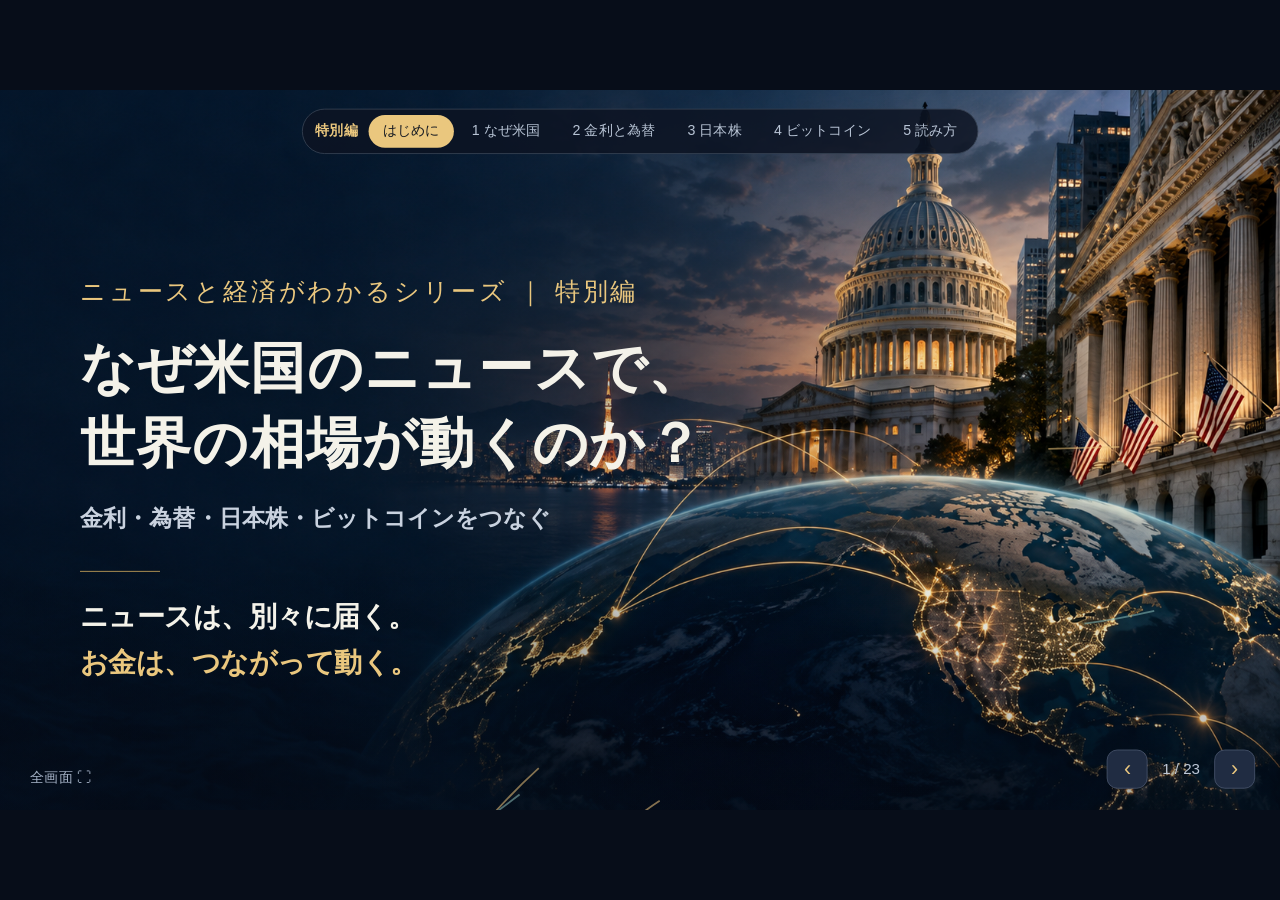
<file: sessions/06/index.html>
<!doctype html><html lang="ja"><head><meta charset="utf-8"><meta name="viewport" content="width=device-width,initial-scale=1"><title>なぜ米国のニュースで、世界の相場が動くのか？</title><style>*{box-sizing:border-box}html,body{margin:0;background:#070d19;color:#f4f2e9;width:100%;height:100%;overflow:hidden}body{font-family:"Hiragino Mincho ProN","Yu Mincho",serif;font-weight:600}button{font-family:"Hiragino Sans",sans-serif;cursor:pointer}#stage{position:absolute;width:1440px;height:810px;left:50%;top:50%;transform:translate(-50%,-50%) scale(var(--scale,1));overflow:hidden;background:radial-gradient(ellipse at 85% 15%,#1b293f,#0b1220 60%)}.slide{position:absolute;inset:0;padding:112px 80px 86px;display:flex;flex-direction:column;justify-content:center;align-items:center;text-align:center;opacity:0;visibility:hidden;pointer-events:none;transition:opacity 1.25s ease,visibility 1.25s}.slide.on{opacity:1;visibility:visible;pointer-events:auto}.eyebrow{font:24px "Hiragino Sans",sans-serif;letter-spacing:.12em;color:#eac77e;margin-bottom:20px}.title .eyebrow{font-size:28px;margin-bottom:26px}h1,h2,h3,p{margin:0}h1{font-size:77px;line-height:1.4;letter-spacing:.02em;font-weight:600}h2{font-size:49px;line-height:1.5;font-weight:600;margin-bottom:24px}h3{font-size:29px;font-weight:600;margin:15px 0}p{font-size:26px;line-height:1.8}.lead{font-size:28px;color:#cbd4e2}em{font-style:normal;color:#eac77e}.title{align-items:stretch;text-align:left;padding:138px 90px 70px}.city{position:absolute;inset:0;background:url('assets/rate05/interest-city-v1.png') center/cover no-repeat}.city:after{content:"";position:absolute;inset:0;background:linear-gradient(90deg,rgba(6,12,24,.9),rgba(6,12,24,.6) 37%,transparent 75%),linear-gradient(0deg,#070d19,transparent 30%)}.title-copy{position:relative;z-index:2}.subtitle{font-size:26px;color:#c9d2df;margin-top:20px}.rule{width:90px;height:1px;background:#bc9a56;margin:35px 0 25px}.catch{font-size:31px;line-height:1.65}.title-foot{position:absolute;bottom:80px;left:90px;right:90px;display:flex;justify-content:space-between;font:17px "Hiragino Sans",sans-serif;color:#adb8c9}.currents{position:absolute;inset:0;width:100%;height:100%;opacity:.55;pointer-events:none}.currents path{fill:none;stroke:#edc47c;stroke-width:2;stroke-dasharray:80 700;animation:flow 18s linear infinite}.currents path:nth-child(2){stroke:#8bbdb9;animation-duration:23s;animation-delay:-8s}.currents path:nth-child(3){animation-delay:-12s}@keyframes flow{to{stroke-dashoffset:-1560}}nav{position:absolute;z-index:10;top:21px;left:50%;transform:translateX(-50%);display:flex;gap:4px;padding:6px;background:#0c1323d9;border:1px solid #344051;border-radius:999px;white-space:nowrap}nav button{border:0;background:none;color:#b8c4d5;padding:8px 16px;border-radius:99px;font-size:16px}nav button.active{background:#eac77e;color:#171b23}nav b{font:600 16px "Hiragino Sans",sans-serif;color:#eac77e;padding:8px}.pager{position:absolute;bottom:24px;right:28px;z-index:12;display:flex;align-items:center;gap:16px;font:17px "Hiragino Sans",sans-serif;color:#bdc7d6}.pager button,.choices button,.cover{border:1px solid #455269;background:#202c42;color:#eac77e;border-radius:12px;padding:12px 24px;font-size:22px}.pager button{padding:7px 18px;font-size:24px}.fullscreen{position:absolute;left:28px;bottom:25px;z-index:12;background:none;border:0;color:#a6b3c7;font-size:16px}.cards{display:grid;grid-template-columns:repeat(3,1fr);gap:22px;width:100%;margin-top:15px}.cards article{padding:32px 26px;text-align:left;background:linear-gradient(140deg,#202b3c,#121e30);border:1px solid #354156;border-radius:15px;min-height:255px}.cards small,.rate-demo small,.bond-demo small,.bond-route small{font:19px "Hiragino Sans",sans-serif;color:#a5cbd3}.cards p{font-size:25px;color:#cbd4e2;line-height:1.7}.recap .cards{grid-template-columns:repeat(4,1fr);gap:16px}.recap article{padding:28px 20px}.recap h3{font-size:27px}.recap .cards p{font-size:23px}.recap small{font-size:17px}.route,.final-map{display:flex;align-items:center;justify-content:center;gap:18px;width:100%;margin-top:40px}.connect .route,.connect .underbar,.connect .lead{opacity:0;transform:translateY(12px)}.connect.on .route{animation:fadeUp 1.2s .9s ease both}.connect.on .underbar{animation:fadeUp 1.2s 1.6s ease both}.connect.on .lead{animation:fadeUp 1s .4s ease both}@keyframes fadeUp{to{opacity:1;transform:none}}.route span{transition:background .5s,color .5s,border-color .5s}.route span.focus{background:#eac77e;color:#171b23;border-color:#eac77e}.route span,.final-map span{background:#202c40;border:1px solid #405068;padding:24px 30px;border-radius:10px;font-size:30px}.route i,.final-map i{font-style:normal;color:#eac77e;font-size:30px}.underbar{color:#eac77e;font-size:25px;margin-top:30px}.rate-demo{display:grid;grid-template-columns:1fr 1.4fr;width:1100px;gap:60px;text-align:left;background:#172238;border:1px solid #36445a;border-radius:18px;padding:40px}.rate-demo strong{display:block;font-size:75px;color:#eac77e;line-height:1.2;margin:18px 0}.rate-demo strong span{font-size:38px}.choices{display:flex;gap:10px}.choices button[aria-pressed=true]{background:#eac77e;color:#111a29}.interest p{font-size:25px}.bar{height:8px;background:#354052;margin:20px 0}.bar i{display:block;width:20%;height:100%;background:#eac77e;transition:width 1.5s ease}.fine{font:17px "Hiragino Sans",sans-serif;color:#b8c4d5;margin-top:23px}.tag{display:inline-block;font:700 34px "Hiragino Sans",sans-serif;background:#eac77e;color:#211c11;border-radius:8px;padding:13px 34px;margin-bottom:30px}.question{width:1120px;position:relative;z-index:2}.question h2{font-size:39px;margin-bottom:38px}.cover-wrap{position:relative;border-radius:16px;overflow:hidden;border:1px solid #455269}.answer{min-height:178px;padding:32px 40px;display:flex;align-items:center;justify-content:center;font-size:28px;line-height:1.7;background:#1a2438;transition:background 1s}.cover{position:absolute;inset:0;border-radius:0;font-size:26px;letter-spacing:.14em;color:#8bbdb9;background:linear-gradient(160deg,#233150,#16203a);transition:transform .5s cubic-bezier(.7,-0.2,.3,1.1),opacity .4s ease}.cover:before{content:'▼';margin-right:12px;color:#eac77e}.revealed .cover{transform:translateY(101%);opacity:0;pointer-events:none}.answer-art{position:absolute;inset:0;background:center/cover no-repeat;opacity:0;transform:scale(1.055);transition:opacity 1.5s ease,transform 2.5s ease;pointer-events:none}.revealed .answer-art{opacity:var(--art-opacity,.42);transform:scale(1)}.answer-shade{position:absolute;inset:0;background:linear-gradient(90deg,rgba(5,10,22,.68),rgba(5,10,22,.3));pointer-events:none}.think .question{text-shadow:0 2px 18px #000}.think .tag,.think .answer{text-shadow:none}.revealed .answer{background:rgba(11,18,34,.75);backdrop-filter:blur(4px)}.hero-copy{position:absolute;left:100px;bottom:90px;text-align:left;font-size:50px;line-height:1.65;letter-spacing:.025em;color:#f5f4ef;text-shadow:0 2px 18px rgba(0,0,0,.65)}.scene{padding:0}.city.harbor{background-image:url('assets/rate05/bond-harbor-v1.jpg')}.city.promise{background-image:url('assets/rate05/bond-promise-v1.jpg')}.city.finale{background-image:url('assets/rate05/finale-dawn-v2.jpg')}.ending .city:after{background:linear-gradient(90deg,rgba(3,8,18,.82),rgba(3,8,18,.45) 40%,rgba(3,8,18,.05) 75%),linear-gradient(0deg,rgba(3,8,18,.7),transparent 45%)}.hero-copy.final{bottom:110px}.hero-copy.final small{display:block;font:18px 'Hiragino Sans',sans-serif;letter-spacing:.12em;color:#eac77e;margin-bottom:14px;text-shadow:none}.hero-copy.final p{font-size:24px;color:#cbd4e2;margin-top:18px;line-height:1.7}.ending:before{display:none}.city video{position:absolute;inset:0;width:100%;height:100%;object-fit:cover}.profile .underbar{margin-top:26px}.two-q{display:grid;grid-template-columns:1fr 1fr;gap:28px;width:1160px;margin-top:10px}.two-q>div{padding:36px 30px;border-radius:16px;background:linear-gradient(140deg,#202b3c,#121e30);border:1px solid #354156;text-align:left;opacity:0;transform:translateY(14px);transition:opacity .9s ease,transform .9s ease}.two-q small{display:block;font:18px 'Hiragino Sans',sans-serif;color:#eac77e;margin-bottom:10px}.two-q h3{font-size:36px;line-height:1.5;margin:0}.two-q>div.show{opacity:1;transform:none}.chips{display:flex;align-items:center;justify-content:center;gap:12px;margin-top:34px;opacity:0;transition:opacity .8s}.chips.show{opacity:1}.chips span{transition:background .5s,color .5s,border-color .5s}.chips span.focus{background:#eac77e;color:#171b23;border-color:#eac77e}.chips small{font:18px 'Hiragino Sans',sans-serif;color:#a5cbd3;margin-right:8px}.chips span{padding:10px 18px;border:1px solid #405068;border-radius:999px;font-size:22px;color:#cbd4e2}.two-q.small{width:1000px;gap:20px;margin-top:34px}.two-q.small>div{padding:20px 26px}.two-q.small h3{font-size:27px}.two-q.small small{font-size:16px;margin-bottom:4px}.ending h2{font-size:56px}.ending .lead{margin-top:4px}.bond-ticket h3 b{color:#8a5a12}.price{display:flex;align-items:baseline;gap:8px;margin-top:22px;padding-top:16px;border-top:1px dashed #a08f6a}.price small{margin-right:6px}.price em{font-style:normal;font-size:54px;line-height:1;color:#172337;font-weight:600}.price span{font-size:22px}.price b{font-size:40px;color:#b8422e;margin-left:6px}.bond-ticket.down{animation:sink .9s ease}.bond-ticket.up{animation:rise .9s ease}@keyframes sink{30%{transform:translateY(14px)}}@keyframes rise{30%{transform:translateY(-14px)}}.bond-market>small{display:block;margin-bottom:8px}.choices.yield button{padding:10px 20px;font-size:20px}.newbond{margin-top:24px;padding:20px 24px;border-radius:12px;background:#0f1a2c;border:1px solid #2f3d55}.newbond strong{display:block;font-size:40px;color:#eac77e;margin-top:6px}.newbond em{font-style:normal;font-size:60px;line-height:1}.newbond b{font-size:40px;margin-left:8px}.bond-market p{margin-top:18px;min-height:80px}.market-page h2{margin-bottom:12px}.choices.yield{justify-content:center;margin-bottom:10px}.choices.yield button{font-size:20px;padding:10px 22px}.market{position:relative;width:1240px;height:270px;border:1px solid #354156;border-radius:16px;background:linear-gradient(140deg,#16213a,#0f1a2c);overflow:hidden}.booth{position:absolute;top:22px;width:360px;padding:18px 22px;border-radius:14px;text-align:left}.booth.old{left:22px;background:#e2d7bd;color:#172337}.booth.new{right:22px;background:#1d2a45;border:1px solid #4a5a75;color:#f4f2e9}.booth small{font:16px 'Hiragino Sans',sans-serif;opacity:.85}.booth .coupon{font-size:22px;margin-top:6px}.booth .coupon b{font-size:34px;margin:0 4px}.booth .coupon em{font-style:normal}.booth .coupon span{display:block;font:16px 'Hiragino Sans',sans-serif;opacity:.8;margin-top:2px}.booth.new .coupon b{color:#eac77e}#new-arrow{color:#eac77e;font-size:30px}.booth .price{margin-top:12px;padding-top:10px;border-top:1px dashed #a08f6a;display:flex;align-items:baseline;gap:6px}.booth.new .price{border-top-color:#3c4b66}.booth .price small{margin-right:6px}.booth .price em{font-style:normal;font-size:48px;line-height:1;font-weight:600}.booth .price s{font-size:22px;color:#8a7a5a;margin-right:6px}.booth .price span{font-size:20px}.booth .price b{font-size:36px;color:#b8422e;margin-left:8px}.booth.new .price em{color:#cbd4e2;font-size:36px}.crowd{position:absolute;left:400px;width:440px;top:0;bottom:0}.crowd-cap{position:absolute;left:0;right:0;top:120px;text-align:center;font:16px 'Hiragino Sans',sans-serif;color:#a5cbd3}.person{position:absolute;width:38px;height:70px;transition:left 1.6s cubic-bezier(.3,.8,.3,1),top 1.6s cubic-bezier(.3,.8,.3,1)}.market.still .person{transition:none!important}.person i{display:block;width:22px;height:22px;border-radius:50%;background:#cbd4e2;margin:0 auto}.person b{display:block;width:34px;height:40px;border-radius:14px 14px 6px 6px;background:#8bbdb9;margin:4px auto 0}.person:nth-child(odd) b{background:#a9a1cf}.market-note{font-size:23px;line-height:1.6;color:#f4f2e9;margin-top:14px;width:1240px}.market-page .fine{margin-top:8px}.routes-page h2{margin-bottom:10px}.rt-controls{display:flex;gap:36px;align-items:center;justify-content:center;margin-bottom:12px}.rt-controls .choices button{font-size:19px;padding:9px 18px}.choices.rsel{padding-left:36px;border-left:1px solid #3c4b66}.rt-stage{position:relative;width:1240px;height:270px;border:1px solid #354156;border-radius:16px;background:linear-gradient(140deg,#16213a,#0f1a2c);overflow:hidden}.rnode{position:absolute;top:60px;width:150px;height:150px;border-radius:50%;border:1px solid #4a5a75;background:#1d2a45;display:flex;flex-direction:column;align-items:center;justify-content:center}.rnode b{font-size:30px;font-weight:600}.rnode .mark{font:600 40px 'Hiragino Sans',sans-serif;color:#eac77e;font-style:normal;line-height:1}.rnode.rate{left:50px}.rnode.stock{right:50px}.rnode.stock .mark{opacity:0}.rt-stage.play .rnode.stock .mark{animation:fadeIn .5s 1.9s both}.rt-link{position:absolute;right:215px;top:134px;width:100px;height:2px;background:#3c4b66}.rt-link i{position:absolute;left:-8px;top:-7px;width:16px;height:16px;border-radius:50%;background:#f6dfa4;box-shadow:0 0 10px #eac77e;opacity:0}.rt-stage.play .rt-link i{animation:linkGo 1s 1s both}@keyframes linkGo{0%{opacity:0;transform:translateX(0)}15%{opacity:1}100%{opacity:0;transform:translateX(100px)}}.rt-scene{position:absolute;left:230px;right:330px;top:0;bottom:0;display:flex;align-items:center;justify-content:center;flex-direction:column;gap:6px;opacity:0;transition:opacity .9s ease;pointer-events:none}[data-route='1'] .s1,[data-route='2'] .s2,[data-route='3'] .s3{opacity:1}.scene-cap{font:17px 'Hiragino Sans',sans-serif;color:#a5cbd3;margin-top:4px}.bars{display:flex;gap:70px;align-items:flex-end;height:190px}.bar{width:120px;height:170px;display:flex;flex-direction:column;justify-content:flex-end;align-items:center;position:relative}.bar i{display:block;width:100%;border-radius:8px 8px 0 0;transition:height 1.1s cubic-bezier(.3,1,.4,1)}.bar.cost i{background:linear-gradient(180deg,#c0563f,#8a3a2a)}.bar.profit i{background:linear-gradient(180deg,#f0d18e,#c9a35c)}.bar span{position:absolute;bottom:-26px;font:17px 'Hiragino Sans',sans-serif;color:#cbd4e2;white-space:nowrap}.bar.cost i{height:40%}.bar.profit i{height:70%}.rt-stage[data-dir='1'] .bar.cost i{height:68%}.rt-stage[data-dir='1'] .bar.profit i{height:42%}.rt-stage[data-dir='-1'] .bar.cost i{height:22%}.rt-stage[data-dir='-1'] .bar.profit i{height:92%}.jars{display:flex;align-items:flex-end;gap:40px;height:190px}.jar{width:150px;height:170px;border:2px solid #5a6a84;border-top:0;border-radius:0 0 18px 18px;position:relative;overflow:hidden}.jar i{position:absolute;left:0;right:0;bottom:0;background:linear-gradient(180deg,#f0d18e,#c9a35c);transition:height 1.2s cubic-bezier(.3,1,.4,1)}.jar.bond i{background:linear-gradient(180deg,#a9d3d0,#6fa39f)}.jar span{position:absolute;top:10px;left:0;right:0;text-align:center;font:600 20px 'Hiragino Sans',sans-serif;color:#f4f2e9;z-index:1}.jar i{height:50%}.rt-stage[data-dir='1'] .jar.stock i{height:32%}.rt-stage[data-dir='1'] .jar.bond i{height:68%}.rt-stage[data-dir='-1'] .jar.stock i{height:68%}.rt-stage[data-dir='-1'] .jar.bond i{height:32%}.flow{position:relative;width:110px;height:170px}.fc{position:absolute;top:70px;left:-20px;width:26px;height:26px;border-radius:50%;background:radial-gradient(circle at 35% 30%,#f6dfa4,#d4a84e 70%);opacity:0}.fc2{top:100px}.fc3{top:130px}.rt-stage.play[data-dir='1'] .fc{animation:toBond 1.1s ease both}.rt-stage.play[data-dir='-1'] .fc{animation:toStock 1.1s ease both}.fc2{animation-delay:.15s!important}.fc3{animation-delay:.3s!important}@keyframes toBond{0%{opacity:0;transform:translateX(0)}15%{opacity:1}85%{opacity:1}100%{opacity:0;transform:translateX(120px)}}@keyframes toStock{0%{opacity:0;transform:translateX(120px)}15%{opacity:1}85%{opacity:1}100%{opacity:0;transform:translateX(0)}}.future{display:flex;align-items:center;gap:36px}.fcol{display:flex;flex-direction:column;align-items:center;gap:4px}.row .coin{position:relative}.row.p .coin u{position:absolute;inset:-2px;border:2px dashed #f4f2e9cc;border-radius:50%;z-index:2;box-shadow:0 0 0 1px #0b122088;transform:scale(calc(1/var(--k,1)*var(--k0,1)));transition:transform 1.1s cubic-bezier(.3,1,.4,1)}.row.p .c1{--k0:.85}.row.p .c2{--k0:.72}.row.p .c3{--k0:.61}.row.p .c4{--k0:.52}.row.p .c5{--k0:.44}.total{display:flex;flex-direction:column;align-items:center;gap:8px;width:120px}.total small{font:16px 'Hiragino Sans',sans-serif;color:#a5cbd3;text-align:center}.tbar{width:46px;height:150px;border:1px solid #5a6a84;border-radius:8px;position:relative;overflow:hidden;background:#0f1a2c}.tbar i{position:absolute;left:0;right:0;bottom:0;height:63%;background:linear-gradient(180deg,#f0d18e,#c9a35c);transition:height 1.1s cubic-bezier(.3,1,.4,1)}.rt-stage[data-dir='1'] .tbar i{height:39%}.rt-stage[data-dir='-1'] .tbar i{height:86%}.total b{font:600 30px 'Hiragino Sans',sans-serif;color:#eac77e}.future small{font:17px 'Hiragino Sans',sans-serif;color:#a5cbd3}.row{display:flex;gap:26px;height:78px;align-items:center}.row .coin{display:flex;align-items:center;justify-content:center;width:64px;height:64px;border-radius:50%;background:radial-gradient(circle at 35% 30%,#f6dfa4,#d4a84e 70%);box-shadow:0 3px 8px #0008;transition:transform 1.1s cubic-bezier(.3,1,.4,1)}.row .coin span{font:600 14px 'Hiragino Sans',sans-serif;color:#3a2c10}.row.p .coin{transform:scale(var(--k,1))}.row.p .c1{--k:.85}.row.p .c2{--k:.72}.row.p .c3{--k:.61}.row.p .c4{--k:.52}.row.p .c5{--k:.44}.rt-stage[data-dir='1'] .row.p .c1{--k:.7}.rt-stage[data-dir='1'] .row.p .c2{--k:.49}.rt-stage[data-dir='1'] .row.p .c3{--k:.34}.rt-stage[data-dir='1'] .row.p .c4{--k:.24}.rt-stage[data-dir='1'] .row.p .c5{--k:.17}.rt-stage[data-dir='-1'] .row.p .c1{--k:.95}.rt-stage[data-dir='-1'] .row.p .c2{--k:.9}.rt-stage[data-dir='-1'] .row.p .c3{--k:.86}.rt-stage[data-dir='-1'] .row.p .c4{--k:.81}.rt-stage[data-dir='-1'] .row.p .c5{--k:.77}.route-notes{width:1240px;text-align:left;margin-top:8px;min-height:90px}.route-notes small{font:18px 'Hiragino Sans',sans-serif;color:#eac77e}.route-notes p{font-size:24px;line-height:1.6;color:#f4f2e9;margin-top:4px}.rt-stage .rnode .mark{transition:opacity .5s}.routes-page .fine{margin-top:6px}.scenes-page h2{margin-bottom:14px}.cards.scenes article,.scene-card{min-height:180px}.scene-card{padding:22px 24px;text-align:left;background:linear-gradient(140deg,#202b3c,#121e30);border:1px solid #354156;border-radius:15px;color:#f4f2e9;font-family:inherit;cursor:pointer;transition:border-color .4s,box-shadow .4s}.scene-card small{font:19px 'Hiragino Sans',sans-serif;color:#a5cbd3}.scene-card h3{font-size:29px;margin:12px 0}.scene-card p{font-size:24px;color:#cbd4e2;line-height:1.7}.scene-card[aria-pressed=true]{border-color:#eac77e;box-shadow:0 0 0 2px #eac77e66}.seq{width:100%;margin-top:18px;height:190px;text-align:left}.seq-ex{display:flex;align-items:center;gap:18px;margin-top:14px;opacity:0}.seq-ex.on{animation:seqIn .7s ease both}.seq-ex b{flex:none;padding:8px 16px;border-radius:10px;background:#eac77e;color:#171b23;font:600 20px 'Hiragino Sans',sans-serif}.seq-ex span{font-size:21px;line-height:1.5;color:#cbd4e2}.seq small{font:18px 'Hiragino Sans',sans-serif;color:#eac77e}.seq-row{display:flex;align-items:center;gap:10px;margin-top:12px;min-height:74px}.seq-row span{padding:12px 18px;border-radius:12px;background:#202c40;border:1px solid #405068;font-size:22px;white-space:nowrap;opacity:0;transform:translateX(-10px);animation:seqIn .6s ease both}.seq-row i{font-style:normal;color:#eac77e;font-size:28px;opacity:0;animation:seqIn .4s ease both}.seq-row span.result{background:#eac77e;color:#171b23;border-color:#eac77e}.seq-row span.ex{background:none;border:1px dashed #5a6a84;color:#a5cbd3;font:19px 'Hiragino Sans',sans-serif}@keyframes seqIn{to{opacity:1;transform:none}}.tl-page h2{margin-bottom:12px}.tl-steps{display:flex;gap:10px;justify-content:center;margin-bottom:12px}.tl-steps span{padding:9px 18px;border-radius:999px;border:1px solid #405068;font:600 18px 'Hiragino Sans',sans-serif;color:#8f9bb0;transition:all .5s}.tl-steps span.done{color:#cbd4e2;border-color:#5a6a84}.tl-steps span.now{background:#eac77e;color:#171b23;border-color:#eac77e}.timeline{width:1240px;padding:18px 22px 10px;border:1px solid #354156;border-radius:16px;background:linear-gradient(140deg,#16213a,#0f1a2c)}.tl-row{display:flex;align-items:center;gap:16px;height:96px}.tl-row.new{opacity:.25;transition:opacity .8s}.timeline[data-up='1'] .tl-row.new{opacity:1}.tl-label{width:200px;text-align:left;flex:none}.tl-label b{display:block;font-size:22px}.tl-label small{font:15px 'Hiragino Sans',sans-serif;color:#a5cbd3}.tl-cells{display:grid;grid-template-columns:130px repeat(10,1fr) 150px;gap:6px;flex:1;align-items:center}.yc{height:64px;display:flex;align-items:center;justify-content:center}.yc i{font:600 16px 'Hiragino Sans',sans-serif;font-style:normal;width:64px;height:64px;border-radius:50%;display:flex;align-items:center;justify-content:center;color:#3a2c10;background:radial-gradient(circle at 35% 30%,#f6dfa4,#d4a84e 70%);box-shadow:0 3px 8px #0008;opacity:0;transform:translateY(-18px) scale(.8);transition:opacity .4s,transform .5s cubic-bezier(.3,1.3,.5,1)}.yc.on i{opacity:1;transform:none}.yc.new i{background:radial-gradient(circle at 35% 30%,#bfe3df,#6fa39f 70%);color:#0f2a28}.tl-principal i{display:flex;align-items:center;justify-content:center;height:56px;border-radius:12px;background:#e2d7bd;color:#172337;font:600 17px 'Hiragino Sans',sans-serif;font-style:normal;opacity:0;transform:scale(.8);transition:opacity .5s,transform .6s cubic-bezier(.3,1.3,.5,1)}.tl-principal.on i{opacity:1;transform:none}.tl-row.new .tl-cells{grid-template-columns:130px repeat(10,1fr) 150px}.buy i{display:flex;align-items:center;justify-content:center;height:56px;border-radius:12px;background:#202c42;border:1px solid #455269;color:#eac77e;font:600 16px 'Hiragino Sans',sans-serif;font-style:normal;opacity:0;transform:scale(.8);transition:opacity .5s,transform .6s cubic-bezier(.3,1.3,.5,1)}.buy.on i{opacity:1;transform:none}.tl-axis{display:grid;grid-template-columns:130px repeat(10,1fr) 150px;gap:6px;margin-top:6px;padding-left:216px;font:15px 'Hiragino Sans',sans-serif;color:#a5cbd3}.tl-axis span{text-align:center}.tl-axis span:first-child{text-align:left}.tl-axis .mat{color:#eac77e}.tl-foot{display:flex;align-items:center;justify-content:space-between;gap:30px;width:1240px;margin-top:12px}.tl-note{font-size:23px;line-height:1.6;color:#f4f2e9;text-align:left;min-height:74px;display:flex;align-items:center}.tl-foot .choices button{font-size:20px;padding:11px 22px;white-space:nowrap}.tl-page .fine{margin-top:6px}.row.e{height:96px;align-items:flex-end;gap:26px}.ebar{width:64px;height:96px;display:flex;flex-direction:column;justify-content:flex-end;align-items:center;position:relative}.ebar i{display:block;width:100%;height:60%;border-radius:6px 6px 0 0;background:linear-gradient(180deg,#f0d18e,#c9a35c);transition:height 1.1s cubic-bezier(.3,1,.4,1)}.ebar span{position:absolute;bottom:-20px;font:13px 'Hiragino Sans',sans-serif;color:#a5cbd3}.rt-stage[data-dir='1'] .ebar.c1 i{height:88%}.rt-stage[data-dir='1'] .ebar.c2 i{height:72%}.rt-stage[data-dir='1'] .ebar.c3 i{height:56%}.rt-stage[data-dir='1'] .ebar.c4 i{height:42%}.rt-stage[data-dir='1'] .ebar.c5 i{height:30%}.rt-stage[data-dir='-1'] .ebar.c1 i{height:40%}.rt-stage[data-dir='-1'] .ebar.c2 i{height:55%}.rt-stage[data-dir='-1'] .ebar.c3 i{height:70%}.rt-stage[data-dir='-1'] .ebar.c4 i{height:85%}.rt-stage[data-dir='-1'] .ebar.c5 i{height:100%}.row.f{height:70px}.row.f .coin{width:56px;height:56px}.fcol{gap:2px}.currents.finale{opacity:.6}.currents.finale path{stroke-dasharray:70 820;stroke-width:2.2;animation-duration:22s}.currents.finale path:nth-child(2){animation-duration:26s;animation-delay:-9s;stroke:#f2d79a}.currents.finale path.teal{stroke:#8bbdb9;animation-duration:24s;animation-delay:-5s;animation-direction:reverse}.currents.finale path:nth-child(4){animation-duration:20s;animation-delay:-14s}.dawn-glow{position:absolute;left:1120px;top:110px;width:270px;height:270px;border-radius:50%;background:radial-gradient(circle,rgba(255,228,168,.55),rgba(255,200,120,.18) 40%,transparent 65%);mix-blend-mode:screen;pointer-events:none;animation:breathe 7s ease-in-out infinite}@keyframes breathe{0%,100%{opacity:.45;transform:scale(.95)}50%{opacity:.9;transform:scale(1.08)}}.recap h2{margin-bottom:14px}.digest{width:1240px;position:relative}.dstage{overflow:hidden;border-radius:16px;border:1px solid #354156}.dtrack{display:flex;transition:transform 1.1s cubic-bezier(.3,.6,.2,1)}.dpanel{position:relative;flex:0 0 100%;height:470px;overflow:hidden;background:#0b1220}.dart{position:absolute;inset:0;background-size:cover;background-position:center top;transform:scale(1.03);transform-origin:center top}.recap.on .dart{animation:recapDrift 14s ease-out both}@keyframes recapDrift{from{transform:scale(1.03)}to{transform:scale(1.0)}}.dshade{position:absolute;inset:0;background:linear-gradient(0deg,rgba(5,11,23,.97),rgba(5,11,23,.7) 26%,rgba(5,11,23,.02) 62%)}.dlabel{position:absolute;left:0;right:0;bottom:0;padding:0 44px 30px;text-align:left}.dno{font:600 20px 'Hiragino Sans',sans-serif;color:#eac77e;letter-spacing:.1em}.dtitle{font-size:44px;line-height:1.35;color:#fff;margin:6px 0 8px;text-shadow:0 2px 16px rgba(0,0,0,.6)}.dsub{font-size:24px;color:#cbd4e2;line-height:1.6}.ddots{display:flex;gap:10px;justify-content:center;margin-top:16px}.ddots i{width:10px;height:10px;border-radius:50%;background:#33425e;transition:.3s}.ddots i.on{background:#eac77e;transform:scale(1.25)}.dlead{font:18px 'Hiragino Sans',sans-serif;color:#a5cbd3;margin-top:10px}.numbers .cards article,.summary .final-map span,.summary .final-anchor{transition:opacity .6s,transform .6s,box-shadow .6s,border-color .6s,background .6s,color .6s}.numbers.focusing article:not(.focus){opacity:.35}.numbers article.focus{transform:scale(1.04);border-color:#eac77e;box-shadow:0 0 0 2px #eac77e66}.summary.focusing .final-map span:not(.focus){opacity:.35}.summary .final-map span.focus{background:#eac77e;color:#171b23;border-color:#eac77e}.summary.focusing .final-anchor:not(.focus){opacity:.35}.summary .final-anchor.focus{color:#fff;border-bottom-color:#eac77e;text-shadow:0 0 18px #eac77e88}.summary.focusing .lead{opacity:.5}:fullscreen .fullscreen,:fullscreen .pager{display:none}@media(prefers-reduced-motion:reduce){.city video{display:none}}.scene .city:after{background:linear-gradient(0deg,rgba(3,8,18,.88),transparent 38%,rgba(3,8,18,.12) 82%,rgba(3,8,18,.6))}.slide.on .hero-copy{animation:caption 2.2s ease both}@keyframes caption{from{opacity:0}30%{opacity:0}to{opacity:1}}.bond-route{display:flex;align-items:center;gap:20px;margin-top:25px}.bond-route>div{width:365px;padding:30px 20px;border-top:2px solid #b89a5c;background:#18243a}.bond-route p{font-size:23px;color:#cbd4e2}.bond-route>b{font-size:28px;color:#eac77e}.bond-demo{display:grid;grid-template-columns:1fr 1.3fr;gap:45px;width:1150px;text-align:left;margin-top:15px}.bond-ticket{padding:35px;background:#e2d7bd;color:#172337;border-radius:12px}.bond-ticket small{color:#4f5f6b}.bond-ticket strong{font-size:29px}.bond-ticket p{font-size:24px;margin-top:20px}.bond-market{padding:30px;border:1px solid #40516c;border-radius:12px;background:#142239}.arrows{display:flex;justify-content:space-between;gap:20px;margin:30px 0;font-size:24px}.arrows b{display:block;color:#eac77e;font-size:65px}.bond-market p{font-size:25px}.final-map span{font-size:27px;padding:22px}.final-anchor{width:1100px;border-bottom:1px solid #b49a67;text-align:center;font-size:34px;color:#eac77e;margin:30px 0;padding-bottom:24px}.ending h2{font-size:64px}.chapter h2{font-size:78px;line-height:1.35}.chapter .lead{font-size:36px;margin-top:10px}.chapter .eyebrow{font-size:28px}.chapter:before,.ending:before{content:"";position:absolute;width:680px;height:680px;border:1px solid #caa25d25;transform:rotate(35deg);pointer-events:none}.slide>*:not(.city,.currents){z-index:1}.chart{width:1180px;margin-top:4px;text-align:left}.history{padding-top:100px}.history h2{margin-bottom:10px}.history .fine{margin-top:10px}.chart svg{display:block;width:100%;height:auto}.legend{display:flex;gap:34px;font:19px "Hiragino Sans",sans-serif;margin-bottom:6px}.legend span:before{content:"";display:inline-block;width:34px;height:3px;vertical-align:middle;margin-right:10px;background:currentColor}.gold{color:#eac77e}.teal{color:#8bbdb9}.series .grid{stroke:#2c3a52;stroke-width:1}.series .tick{stroke:#5a6a84}.series .ax{font:17px "Hiragino Sans",sans-serif;fill:#a6b3c7}.series .ax.gold{fill:#eac77e}.series .ax.teal{fill:#8bbdb9}.series .line{fill:none;stroke-width:4;stroke:currentColor;stroke-linejoin:round;stroke-linecap:round;stroke-dasharray:1;animation:draw 2.4s ease both}.series .line.teal{animation-delay:.3s}.series .line.gold{animation-delay:1.1s}.series .dot{fill:#f4f2e9;stroke:#070d19;stroke-width:2;opacity:0;animation:appear 1s 2.6s ease both}.series .note{font:600 18px "Hiragino Sans",sans-serif;fill:#f4f2e9;opacity:0;animation:appear 1s 2.8s ease both}@keyframes draw{from{stroke-dashoffset:1}to{stroke-dashoffset:0}}@keyframes appear{to{opacity:1}}.slide:not(.on) .series *{animation:none}.chart-notes{display:grid;grid-template-columns:repeat(3,1fr);gap:20px;width:1240px;margin-top:12px;text-align:left}.chart-notes small{font:18px "Hiragino Sans",sans-serif;color:#a5cbd3}.chart-notes p{font-size:20px;line-height:1.55;color:#cbd4e2}.demo{padding-top:96px}.demo h2{margin-bottom:14px}.rate-demo{align-items:start}.rate-control p{font-size:22px;line-height:1.7;color:#cbd4e2;margin-top:26px}.rate-demo .interest strong{font-size:62px;margin:8px 0 0}.weight{display:block;width:100%;height:auto;margin-top:2px}.weight .ground{stroke:#5a6a84;stroke-width:2}.weight .spring path{fill:none;stroke:#a5b3c8;stroke-width:4;stroke-linejoin:round;stroke-linecap:round}.weight .spring{transform-box:fill-box;transform-origin:50% 100%;transform:scaleY(calc(1 - var(--n)*.15));transition:transform .8s cubic-bezier(.34,1.3,.64,1) .35s}.weight .load{transform:translateY(calc(var(--n)*9px));transition:transform .8s cubic-bezier(.34,1.3,.64,1) .35s}.weight .load.thud{animation:thud .55s ease}@keyframes thud{25%{translate:0 9px}55%{translate:0 -4px}80%{translate:0 2px}}.weight .plank{fill:#e2d7bd}.weight .plank-label{font:600 15px 'Hiragino Sans',sans-serif;fill:#172337;text-anchor:middle}.weight .w path{fill:url(#iron);stroke:#0b0e13;stroke-width:1.5}.weight .w .grip{fill:#6b7480}.weight .w text{font:600 15px 'Hiragino Sans',sans-serif;fill:#eac77e;text-anchor:middle}.weight .w{opacity:0;transform:translateY(-260px);transition:transform .75s cubic-bezier(.3,1.35,.6,1) calc(var(--i)*.12s),opacity .2s calc(var(--i)*.12s)}.weight .w.on{opacity:1;transform:translateY(0)}.lab{padding-top:96px}.lab h2{margin-bottom:14px}.lab-modes{justify-content:center;margin-bottom:14px}.lab-modes button{font-size:21px;padding:10px 26px}.lab-stage{position:relative;width:1240px;height:272px;border:1px solid #354156;border-radius:16px;background:linear-gradient(140deg,#16213a,#0f1a2c);overflow:hidden}.node{position:absolute;top:60px;display:flex;flex-direction:column;align-items:center;justify-content:center;gap:2px;border:1px solid #4a5a75;background:#1d2a45;color:#f4f2e9;transition:box-shadow 1s,filter 1s,border-color 1s}.node b{font-size:30px;font-weight:600}.node small{font:16px 'Hiragino Sans',sans-serif;color:#a5cbd3}.node.you{left:70px;width:170px;height:150px;border-radius:50%}.node.firm{right:70px;width:220px;height:150px;border-radius:14px}.lab-stage.bright .firm{box-shadow:0 0 0 3px #eac77e,0 0 40px #eac77e66;border-color:#eac77e}.lab-stage.dim .firm{filter:brightness(.55) saturate(.4)}.path{position:absolute;left:250px;right:300px;top:134px;height:0;border-top:2px dashed #3c4b66}.token{position:absolute;top:107px;left:262px;opacity:0;display:flex;align-items:center;justify-content:center}.coin,.small,.principal{border-radius:50%;background:radial-gradient(circle at 35% 30%,#f6dfa4,#d4a84e 70%);box-shadow:0 3px 8px #0008}.coin{width:52px;height:52px}.small{width:34px;height:34px;top:206px}.d1{left:262px}.d2{left:312px}.d3{left:362px}.principal{width:74px;height:74px;top:105px;left:336px;font:600 17px 'Hiragino Sans',sans-serif;color:#3a2c10}.share i{display:block;width:56px;height:56px;background:#8bbdb9;border-radius:0 56px 0 0;transform:rotate(-15deg);transition:none}.share,.note{flex-direction:column;gap:6px;font:600 16px 'Hiragino Sans',sans-serif;color:#cbd4e2;top:86px}.note i{display:block;width:52px;height:66px;background:#e2d7bd;border-radius:4px;position:relative}.note i:after{content:'';position:absolute;right:8px;bottom:8px;width:14px;height:14px;border-radius:50%;background:#b8422e}.tag-year{position:absolute;top:212px;font:16px 'Hiragino Sans',sans-serif;color:#eac77e;opacity:0}.y1{left:420px}.y2{left:620px}.y3{left:820px}.flow-label{position:absolute;top:82px;left:0;right:0;text-align:center;font:17px 'Hiragino Sans',sans-serif;color:#a5cbd3;opacity:0}@keyframes goRight{0%{opacity:0;transform:translateX(0)}12%{opacity:1}88%{opacity:1}100%{opacity:0;transform:translateX(660px)}}@keyframes goLeft{0%{opacity:0;transform:translateX(660px)}12%{opacity:1}100%{opacity:1;transform:translateX(0)}}@keyframes fadeIn{to{opacity:1}}@keyframes grow{60%{transform:scale(1.9) rotate(0);border-radius:50%}100%{transform:scale(1.8) rotate(0);border-radius:50%;box-shadow:0 0 0 4px #eac77e,0 0 30px #eac77e88}}@keyframes shrink{0%{transform:scale(1.8) rotate(0);border-radius:50%}100%{transform:scale(.55) rotate(-15deg);border-radius:0 56px 0 0;filter:saturate(.3) brightness(.7)}}[data-step='0'] .coin{animation:goRight 2.2s ease both}[data-step='0'] .c2{animation-delay:.3s}[data-step='0'] .c3{animation-delay:.6s}[data-step='0'] .give{animation:fadeIn .6s .3s both}[data-mode='stock'][data-step='0'] .share{animation:goLeft 2s 2.2s ease both}[data-mode='bond'][data-step='0'] .note{animation:goLeft 2s 2.2s ease both}[data-mode='stock'][data-step='1'] .share,[data-mode='stock'][data-step='2'] .share,[data-mode='bond'][data-step='1'] .note,[data-mode='bond'][data-step='2'] .note{opacity:1}[data-mode='stock'][data-step='1'] .share i{animation:grow 1.8s .4s cubic-bezier(.3,1.2,.4,1) both}[data-mode='stock'][data-step='1'] .d1{animation:goLeft 2s 1.2s ease both}[data-mode='stock'][data-step='2'] .share i{animation:shrink 1.8s .4s ease both}[data-mode='bond'][data-step='1'] .d1{animation:goLeft 1.6s .3s ease both}[data-mode='bond'][data-step='1'] .d2{animation:goLeft 1.6s 1.6s ease both}[data-mode='bond'][data-step='1'] .d3{animation:goLeft 1.6s 2.9s ease both}[data-mode='bond'][data-step='1'] .y1{animation:fadeIn .5s 1.3s both}[data-mode='bond'][data-step='1'] .y2{animation:fadeIn .5s 2.6s both}[data-mode='bond'][data-step='1'] .y3{animation:fadeIn .5s 3.9s both}[data-mode='bond'][data-step='2'] .principal{animation:goLeft 2.2s .5s ease both}.lab-caption{display:flex;align-items:center;justify-content:space-between;gap:30px;width:1240px;margin-top:10px;text-align:left}.lab-count{font:16px 'Hiragino Sans',sans-serif;color:#eac77e}.lab-caption p{font-size:24px;line-height:1.6;color:#f4f2e9;margin-top:2px;min-height:77px}.lab-next{border:1px solid #455269;background:#202c42;color:#eac77e;border-radius:12px;padding:12px 24px;font-size:20px;white-space:nowrap}@media(prefers-reduced-motion:reduce){*{animation:none!important;transition:none!important}}
.title .city{background-image:url('assets/news06/global-news-v1.png')}
.city.finale{background-image:url('assets/news06/connected-dawn-v1.png')}
.title .city:after{background:linear-gradient(90deg,rgba(6,12,24,.38),rgba(6,12,24,.18) 52%,transparent 78%),linear-gradient(0deg,rgba(7,13,25,.35),transparent 35%)}
.next-stage{justify-content:flex-end;align-items:flex-start;text-align:left;padding:104px 80px 88px}
.next-stage .learning-art{position:absolute;inset:0;background:url('assets/news06/learning-next-v1.png') center/cover no-repeat;z-index:0}
.learning-art:after{content:'';position:absolute;inset:0;background:linear-gradient(90deg,rgba(5,11,23,.45),transparent 70%),linear-gradient(0deg,rgba(5,11,23,.7),transparent 65%)}
.next-stage>.eyebrow,.next-stage>h2,.next-stage>.lead,.next-stage>.cards{position:relative;z-index:1}
.next-stage .eyebrow{margin-bottom:12px}.next-stage h2{font-size:48px;margin-bottom:14px;line-height:1.45;text-shadow:0 2px 12px #07101e}
.next-stage .lead{font-size:25px;color:#e1e6ee;text-shadow:0 2px 12px #07101e}
.next-stage .cards{margin-top:40px;gap:22px}.next-stage .cards article{min-height:190px;padding:24px 26px;background:rgba(13,25,44,.94);border-color:#576273}
.next-stage .cards h3{font-size:28px;margin:10px 0}.next-stage .cards p{font-size:23px;line-height:1.6;text-wrap:balance}
.question{width:1200px;position:relative;z-index:2}.question .tag{display:inline-block;font:700 30px 'Hiragino Sans',sans-serif;background:#eac77e;color:#211c11;border-radius:8px;padding:12px 30px;margin-bottom:26px}.question h2{font-size:46px;line-height:1.5;margin-bottom:34px}
.cover-wrap{position:relative;border-radius:16px;overflow:hidden;border:1px solid #455269}.answer{min-height:170px;padding:30px 40px;display:flex;align-items:center;justify-content:center;font-size:29px;line-height:1.7;background:#1a2438;transition:background 1s}
.cover{position:absolute;inset:0;border:0;font-size:26px;letter-spacing:.14em;color:#8bbdb9;background:linear-gradient(160deg,#233150,#16203a);cursor:pointer;transition:transform .5s cubic-bezier(.7,-0.2,.3,1.1),opacity .4s ease}.cover:before{content:'▼';margin-right:12px;color:#eac77e}
.revealed .cover{transform:translateY(101%);opacity:0;pointer-events:none}.answer-art{position:absolute;inset:0;background:center/cover no-repeat;opacity:0;transform:scale(1.055);transition:opacity 1.5s ease,transform 2.5s ease}.revealed .answer-art{opacity:var(--art-opacity,.5);transform:scale(1)}
.answer-shade{position:absolute;inset:0;background:linear-gradient(90deg,rgba(5,10,22,.68),rgba(5,10,22,.3));pointer-events:none}.revealed .answer{background:rgba(11,18,34,.78)}
.scene{padding:0}.scene-art{position:absolute;inset:0;background:#0b1220 center/cover no-repeat}.scene-art:after{content:'';position:absolute;inset:0;background:linear-gradient(0deg,rgba(3,8,18,.88),transparent 38%,rgba(3,8,18,.12) 82%,rgba(3,8,18,.6))}
.slide.on .hero-copy{animation:caption 2.2s ease both}@keyframes caption{from{opacity:0}30%{opacity:0}to{opacity:1}}
.title-copy h1{font-size:62px;line-height:1.35}
.answer{opacity:1}.slide.think .answer{visibility:visible}
.two-q{display:grid;grid-template-columns:1fr 1fr;gap:28px;width:1200px;margin-top:10px}
.hero-copy.final small{display:block;font:24px "Hiragino Sans",sans-serif;letter-spacing:.1em;color:#cbd4e2;margin-bottom:14px}
.scene .scene-art+.currents{z-index:1}.scene .hero-copy{z-index:2}
.st{opacity:0;transform:translateY(16px);transition:opacity .8s ease,transform .8s cubic-bezier(.2,.8,.3,1)}.st.in{opacity:1;transform:none}
.x-note{width:1180px;margin-top:34px;text-align:left;border-left:3px solid #8bbdb9;padding:14px 26px;font-size:27px;line-height:1.7;background:linear-gradient(90deg,#8bbdb920,transparent)}.x-note b{color:#eac77e}
.x-chip i{display:block;height:128px;border-radius:10px;background:center/cover no-repeat;margin:-6px -2px 12px;border:1px solid #2b3850}
.x-kime{margin-top:46px;font-size:40px;line-height:1.6;text-align:center;letter-spacing:.02em}.x-kime em{font-style:normal;color:#eac77e}
.currents.radial{opacity:.6}.currents.radial path{stroke-dasharray:60 540;stroke-width:2.2;animation-duration:9s}.currents.radial path:nth-child(2n){stroke:#8bbdb9}
.currents.radial path:nth-child(2){animation-delay:-2s}.currents.radial path:nth-child(3){animation-delay:-4s}.currents.radial path:nth-child(4){animation-delay:-1s}.currents.radial path:nth-child(5){animation-delay:-6s}.currents.radial path:nth-child(6){animation-delay:-3s}.currents.radial path:nth-child(7){animation-delay:-7s}.currents.radial path:nth-child(8){animation-delay:-5s}
.currents.sky{opacity:.55}.currents.sky path{stroke-dasharray:60 620;stroke-width:2;animation-duration:12s}.currents.sky path:nth-child(2){animation-delay:-3s;stroke:#edc47c}.currents.sky path:nth-child(3){animation-delay:-6s}.currents.sky path:nth-child(4){animation-delay:-9s}.currents.sky path:nth-child(5){animation-delay:-1.5s}.currents.sky path:nth-child(6){animation-delay:-7.5s}
.x-fine{font:17px/1.7 "Hiragino Sans",sans-serif;color:#8d9bb0;margin-top:34px}
.x-five{display:grid;grid-template-columns:repeat(5,1fr);gap:16px;width:1240px;margin-top:16px}.x-chip{background:#12203a;border:1px solid #33425c;border-top:2px solid #b89a5c;border-radius:14px;padding:22px 16px;text-align:center}
.x-chip small{display:block;font:15px "Hiragino Sans",sans-serif;letter-spacing:.14em;color:#8bbdb9}.x-chip b{display:block;font-size:34px;color:#eac77e;margin:8px 0 6px}.x-chip span{font:18px "Hiragino Sans",sans-serif;color:#cbd4e2}
.x-rates{display:grid;grid-template-columns:1fr 1fr;gap:34px;width:1180px;margin-top:12px}.x-rate{background:#12203a;border:1px solid #33425c;border-radius:16px;padding:30px 34px;text-align:center}
.x-rate small{font:17px "Hiragino Sans",sans-serif;letter-spacing:.1em;color:#8bbdb9}.x-rate b{display:block;font-size:60px;color:#eac77e;margin:10px 0 14px}.x-rate ul{margin:0;padding:0}.x-rate li{list-style:none;font:20px/1.8 "Hiragino Sans",sans-serif;color:#cfd8e6}
.x-q{background:#12203a;border:1px solid #33425c;border-radius:16px;padding:32px 34px;text-align:left}.x-q small{font:17px "Hiragino Sans",sans-serif;letter-spacing:.1em;color:#8bbdb9}.x-q h3{font-size:33px;line-height:1.55;margin-top:14px}
.hubpage{padding:0}.x-top{position:absolute;top:96px;left:0;right:0;text-align:center}.x-hub{position:absolute;inset:0;width:100%;height:100%}
.x-wire{fill:none;stroke:#eac77e;stroke-width:3;stroke-linecap:round;stroke-dasharray:1;stroke-dashoffset:1;transform:none;opacity:1;transition:stroke-dashoffset 1.4s cubic-bezier(.4,.1,.3,1)}.x-wire.in{stroke-dashoffset:0}
.x-core{fill:#16243f;stroke:#eac77e;stroke-width:2}.x-core-ring{fill:none;stroke:#eac77e55;stroke-width:1;animation:ring 3.6s ease-in-out infinite}@keyframes ring{0%,100%{r:106;opacity:.7}50%{r:128;opacity:.15}}
.x-core-txt{position:absolute;left:720px;top:415px;transform:translate(-50%,-50%);text-align:center}.x-core-txt small{display:block;font:16px "Hiragino Sans",sans-serif;letter-spacing:.12em;color:#8bbdb9}.x-core-txt b{font-size:46px;color:#eac77e}
.x-node{position:absolute;width:250px;margin:-52px 0 0 -125px;background:#12203a;border:1px solid #3a4862;border-radius:14px;padding:16px 12px;text-align:center;transition-delay:.9s}.x-node.st{transform:scale(.92)}.x-node.st.in{transform:none}
.x-node b{display:block;font-size:30px}.x-node span{font:17px "Hiragino Sans",sans-serif;color:#9fb0c6}
.x-bottom{position:absolute;left:130px;right:130px;bottom:46px;width:auto;margin:0;font-size:25px}
.x-gaps{display:grid;grid-template-columns:1fr 1fr;gap:40px;width:1240px;margin-top:6px}.x-gap{background:#101b31;border:1px solid #2f3d55;border-radius:16px;padding:24px 28px}
.x-gap-cap{font:18px "Hiragino Sans",sans-serif;letter-spacing:.1em;color:#8bbdb9;margin-bottom:14px;text-align:left}.x-gap-row{display:grid;grid-template-columns:96px 1fr;align-items:center;gap:14px;margin:10px 0}.x-gap-row span{font:19px "Hiragino Sans",sans-serif;color:#cfd8e6;text-align:right}
.x-track{position:relative;height:52px;background:#0c1526;border:1px solid #2b3850;border-radius:9px}.x-track i{position:absolute;left:0;top:0;bottom:0;width:0;border-radius:8px;background:linear-gradient(90deg,#3d5c7a,#6f92b5);transition:width 1.1s cubic-bezier(.25,.9,.3,1) .25s}
.us .x-track i{background:linear-gradient(90deg,#8a6f34,#eac77e)}.x-gap.in .x-track i{width:var(--w)}.x-track em{position:absolute;right:14px;top:0;line-height:52px;font-style:normal;font-size:25px;color:#f4f2e9}
.x-diff{width:1240px;margin-top:26px;display:flex;align-items:baseline;gap:26px;background:#12203a;border:1px solid #eac77e88;border-radius:14px;padding:20px 30px}.x-diff span{font:20px "Hiragino Sans",sans-serif;color:#9fb0c6}.x-diff b{font-size:40px;color:#eac77e}.x-diff em{font-style:normal;font-size:23px;color:#e7e3d6;margin-left:auto}
.x-flow{display:flex;align-items:center;justify-content:center;gap:18px;width:1240px;margin-top:16px}.x-box{width:330px;background:#12203a;border:1px solid #33425c;border-radius:16px;padding:26px 20px;text-align:center}.x-box.gold{border-color:#eac77e}
.x-box small{font:16px "Hiragino Sans",sans-serif;letter-spacing:.12em;color:#8bbdb9}.x-box b{display:block;font-size:38px;margin:8px 0 6px}.x-box.gold b{color:#eac77e}.x-box span{font:20px "Hiragino Sans",sans-serif;color:#cfd8e6}.x-arrow{font-size:40px;color:#eac77e}
.x-cmp{display:grid;grid-template-columns:1fr 1fr;gap:34px;width:1220px;margin-top:10px}.x-blk{background:#101b31;border:1px solid #2f3d55;border-radius:16px;padding:26px 30px;text-align:left}.x-blk .day{font:19px "Hiragino Sans",sans-serif;letter-spacing:.08em;color:#8bbdb9;margin-bottom:12px}
.x-blk .row{display:flex;align-items:baseline;justify-content:space-between;padding:14px 0;border-top:1px solid #253149}.x-blk .row span{font:21px "Hiragino Sans",sans-serif;color:#b8c4d5}.x-blk .row b{font-size:40px}.row.up b{color:#8bbdb9}.row.down b{color:#d98a8a}.row.mark{background:#eac77e14;border-radius:10px;padding:14px 16px;border-top:0}.row.mark b{color:#eac77e}
.x-chartwrap{display:grid;grid-template-columns:880px 340px;gap:40px;width:1260px;align-items:center;margin-top:-6px}.x-chart{position:relative;width:880px;height:440px}.x-chart svg{position:absolute;left:0;top:0;width:880px;height:440px;overflow:visible}
.x-chart .ax{stroke:#2b3850}.x-chart .ev{stroke:#44536e;stroke-dasharray:4 6}.x-chart .ref{stroke:#8bbdb9;stroke-width:2;stroke-dasharray:8 8}.x-chart circle{fill:#eac77e}.x-chart g.st{transform:none}
.x-chart .ln{fill:none;stroke:#eac77e;stroke-width:4;stroke-linecap:round;stroke-dasharray:1;stroke-dashoffset:1;transform:none;opacity:1;transition:stroke-dashoffset 1.8s cubic-bezier(.4,.1,.3,1)}.x-chart .ln.in{stroke-dashoffset:0}
.lb{position:absolute;font-family:"Hiragino Sans",sans-serif;white-space:nowrap;line-height:1.3}.lb.big{font-size:31px;color:#f4f2e9}.lb.tick,.lb.ev{font-size:18px;color:#9fb0c6;transform:translateX(-50%)}.lb.ref{font-size:19px;color:#8bbdb9}.lb.r{transform:translateX(-100%)}.lb.r.st{transform:translateX(-100%) translateY(16px)}.lb.r.st.in{transform:translateX(-100%)}
.x-side{display:flex;flex-direction:column;gap:22px;text-align:left}.x-side>div{background:#12203a;border:1px solid #33425c;border-left:3px solid #8bbdb9;border-radius:12px;padding:22px 24px}.x-side small{font:16px "Hiragino Sans",sans-serif;letter-spacing:.06em;color:#9fb0c6}.x-side b{display:block;font-size:32px;color:#eac77e;margin:8px 0 6px}.x-side p{font:16px/1.6 "Hiragino Sans",sans-serif;color:#b8c4d5}
.x-three{display:grid;grid-template-columns:repeat(3,1fr);gap:30px;width:1220px;margin-top:12px}.x-three article{background:#12203a;border:1px solid #33425c;border-top:3px solid #8bbdb9;border-radius:16px;padding:32px 28px;text-align:center}
.x-three small{font:16px "Hiragino Sans",sans-serif;letter-spacing:.2em;color:#8bbdb9}.x-three h3{margin:12px 0 6px;font-size:27px;color:#cfd8e6}.x-three b{display:block;font-size:54px;color:#eac77e}.x-three p{margin-top:10px;font:19px "Hiragino Sans",sans-serif;color:#9fb0c6}
.x-chain{display:flex;align-items:center;justify-content:center;width:1300px;margin-top:40px}.x-link{width:212px;background:#12203a;border:1px solid #33425c;border-radius:14px;padding:22px 10px;text-align:center}.x-link b{display:block;font-size:29px;color:#eac77e}.x-link span{font:17px "Hiragino Sans",sans-serif;color:#cbd4e2}
.x-join{width:60px;height:2px;background:linear-gradient(90deg,#eac77e,#8bbdb9);transform:scaleX(0);transform-origin:left;opacity:1;transition:transform .7s ease}.x-join.in{transform:scaleX(1)}
.slide .cards article.st{transition:opacity .8s ease,transform .8s cubic-bezier(.2,.8,.3,1)}
:fullscreen nav,:fullscreen .fullscreen,:fullscreen .pager{display:none}
@media(prefers-reduced-motion:reduce){.st,.x-wire,.x-track i,.x-chart .ln,.x-join{transition:none}.x-core-ring{animation:none}}
</style></head><body><main id="stage"><nav aria-label="章へ移動"><b>特別編</b><button data-ch="0">はじめに</button><button data-ch="1">1 なぜ米国</button><button data-ch="2">2 金利と為替</button><button data-ch="3">3 日本株</button><button data-ch="4">4 ビットコイン</button><button data-ch="5">5 読み方</button></nav><section class="slide title" data-ch="0"><div class="city"></div><svg class="currents" viewBox="0 0 1440 810" aria-hidden="true"><path d="M550 820C700 650 820 660 920 515S1100 420 1480 390"/><path d="M520 840C760 670 780 590 950 590S1120 650 1480 535"/><path d="M680 850C820 710 990 755 1100 540S1280 330 1500 270"/></svg><div class="title-copy"><div class="eyebrow">ニュースと経済がわかるシリーズ ｜ 特別編</div><h1>なぜ米国のニュースで、<br>世界の相場が動くのか？</h1><p class="subtitle">金利・為替・日本株・ビットコインをつなぐ</p><div class="rule"></div><p class="catch">ニュースは、別々に届く。<br><em>お金は、つながって動く。</em></p></div></section><section class="slide steps" data-ch="0"><div class="eyebrow">これまでの5回</div><h2>5つの視点を、<br>今日は1本の線にする。</h2><div class="x-five"><div class="st x-chip" data-step="1"><i style="background-image:url('assets/rate05/recap-economy-v1.png')"></i><small>第1回</small><b>経済</b><span>お金の流れ</span></div><div class="st x-chip" data-step="2"><i style="background-image:url('assets/rate05/recap-stock-v1.png')"></i><small>第2回</small><b>株価</b><span>期待の値段</span></div><div class="st x-chip" data-step="3"><i style="background-image:url('assets/rate05/recap-price-v1.png')"></i><small>第3回</small><b>物価</b><span>お金の価値</span></div><div class="st x-chip" data-step="4"><i style="background-image:url('assets/rate05/fomo-scene-v1.png')"></i><small>第4回</small><b>バブル</b><span>期待の行き過ぎ</span></div><div class="st x-chip" data-step="5"><i style="background-image:url('assets/rate05/interest-city-v1.png')"></i><small>第5回</small><b>金利</b><span>お金のレンタル料</span></div></div><div class="st x-note" data-step="6">別々に学んだ5つは、同じニュースの中で<b>同時に</b>動いている。</div></section><section class="slide steps" data-ch="0"><div class="eyebrow">今日の入口</div><h2>日本とアメリカが、<br>2日続けて金利を上げた。</h2><div class="x-rates"><article class="st x-rate" data-step="1"><small>アメリカ FRB ／ 9月17日</small><b>3.75〜4.00%</b><ul><li>3年2カ月ぶりの利上げ</li><li>投票は12対0の全会一致</li></ul></article><article class="st x-rate" data-step="2"><small>日本 日銀 ／ 9月18日</small><b>1.25%</b><ul><li>1995年以来、31年ぶりの水準</li><li>投票は7対2</li></ul></article></div></section><section class="slide steps" data-ch="0"><div class="eyebrow">今日の見方</div><h2>ニュースを、<br>二つの問いで聞く。</h2><div class="two-q"><div class="st x-q" data-step="1"><small>問い 1</small><h3>なぜ米国の金利で、<br>世界の相場が動くのか</h3></div><div class="st x-q" data-step="2"><small>問い 2</small><h3>日本も金利を上げたのに、<br>なぜ円安になったのか</h3></div></div></section><section class="slide chapter" data-ch="1"><div class="eyebrow">01｜なぜ米国なのか</div><h2>世界のお金は、<br>ドルで測られている。</h2><p class="lead">貿易も、原油も、借金も。多くの値段がドルで決まる。</p></section><section class="slide steps hubpage" data-ch="1"><div class="eyebrow x-top">01-1｜つながりの地図</div><svg class="x-hub" viewBox="0 0 1440 810" aria-hidden="true"><path class="st x-wire" data-step="1" pathLength="1" d="M720 415 Q525 230 330 230"/><path class="st x-wire" data-step="2" pathLength="1" d="M720 415 Q915 230 1110 230"/><path class="st x-wire" data-step="3" pathLength="1" d="M720 415 Q525 600 330 600"/><path class="st x-wire" data-step="4" pathLength="1" d="M720 415 Q915 600 1110 600"/><circle class="x-core-ring" cx="720" cy="415" r="118"/><circle class="x-core" cx="720" cy="415" r="92"/></svg><div class="x-core-txt"><small>米国の金利</small><b>ドル</b></div><div class="st x-node" style="left:330px;top:230px" data-step="1"><b>為替</b><span>ドル円</span></div><div class="st x-node" style="left:1110px;top:230px" data-step="2"><b>日本株</b><span>日経平均</span></div><div class="st x-node" style="left:330px;top:600px" data-step="3"><b>ビットコイン</b><span>ドル建ての資産</span></div><div class="st x-node" style="left:1110px;top:600px" data-step="4"><b>原油・金</b><span>ドル建ての値段</span></div><div class="st x-note x-bottom" data-step="5">ドルの金利が動くと、ドルで測っている<b>すべての値段</b>が測り直される。</div></section><section class="slide think" data-ch="1"><div class="answer-art" style="background-image:url('assets/news06/dollar-gravity-v1.png');--art-opacity:0.8" aria-hidden="true"></div><div class="answer-shade" aria-hidden="true"></div><div class="question"><span class="tag">考えてみてください</span><h2>米国の金利が上がると、<br>世界のお金はどこへ向かう？</h2><div class="cover-wrap"><div class="answer">金利の高いドルへ、戻ろうとする。<br>他の通貨や資産からは、お金が抜けやすくなる。</div><button class="cover" type="button">クリックで開く</button></div></div></section><section class="slide scene" data-ch="1"><div class="scene-art" style="background-image:url('assets/news06/dollar-gravity-v1.png')"></div><svg class="currents radial" viewBox="0 0 1440 810" aria-hidden="true"><path d="M1010 285C800 230 520 150 140 120"/><path d="M1010 285C760 300 440 290 60 250"/><path d="M1010 285C780 360 520 400 90 360"/><path d="M1010 285C900 480 700 620 320 780"/><path d="M1010 285C1140 400 1300 520 1340 820"/><path d="M1010 285C1100 220 1250 150 1440 70"/><path d="M1010 285C960 180 920 100 880 -20"/><path d="M1010 285C1080 150 1180 60 1300 -20"/></svg><div class="hero-copy">金利は、<br><em>お金の引力。</em></div></section><section class="slide steps" data-ch="2"><div class="eyebrow">02｜金利と為替</div><h2>為替は、金利の「差」を見ている。</h2><div class="x-gaps"><div class="st x-gap" data-step="1"><div class="x-gap-cap">利上げの前</div><div class="x-gap-row"><span>日本</span><div class="x-track"><i style="--w:25.0%"></i><em>1.00%</em></div></div><div class="x-gap-row us"><span>アメリカ</span><div class="x-track"><i style="--w:93.8%"></i><em>3.75%</em></div></div></div><div class="st x-gap" data-step="2"><div class="x-gap-cap">利上げの後</div><div class="x-gap-row"><span>日本</span><div class="x-track"><i style="--w:31.2%"></i><em>1.25%</em></div></div><div class="x-gap-row us"><span>アメリカ</span><div class="x-track"><i style="--w:100.0%"></i><em>4.00%</em></div></div></div></div><div class="st x-diff" data-step="3"><span>日米の金利差</span><b>2.75% → 2.75%</b><em>両方が同じだけ上げたので、差は変わっていない。</em></div></section><section class="slide think" data-ch="2"><div class="answer-art" style="background-image:url('assets/news06/rate-gap-v1.png');--art-opacity:0.8" aria-hidden="true"></div><div class="answer-shade" aria-hidden="true"></div><div class="question"><span class="tag">考えてみてください</span><h2>日銀が金利を上げた日、<br>円は買われた？</h2><div class="cover-wrap"><div class="answer">売られた。ドル円は1.2円の円安、157円台へ。<br>日本が上げても、アメリカとの差は2.75%のまま残っていた。</div><button class="cover" type="button">クリックで開く</button></div></div></section><section class="slide scene" data-ch="2"><div class="scene-art" style="background-image:url('assets/news06/rate-gap-v1.png')"></div><div class="hero-copy">上げたか、ではない。<br><em>差が、縮んだか。</em></div></section><section class="slide steps" data-ch="3"><div class="eyebrow">03｜為替と日本株</div><h2>円安は、日本株にどう届くか。</h2><div class="x-flow"><div class="st x-box" data-step="1"><small>9月18日</small><b>円安</b><span>ドル円 +1.2円</span></div><div class="st x-arrow" data-step="2">→</div><div class="st x-box" data-step="2"><small>企業</small><b>海外の売上</b><span>円に直すと増えやすい</span></div><div class="st x-arrow" data-step="3">→</div><div class="st x-box gold" data-step="3"><small>株価</small><b>日経平均</b><span>+1,114円</span></div></div><div class="st x-note" data-step="4">円安は輸入する物の値段も上げる。<b>得をする会社と、負担が増える会社</b>がある。</div></section><section class="slide steps" data-ch="3"><div class="eyebrow">03-1｜教科書どおりにならなかった2日</div><h2>動いたもの、動かなかったもの。</h2><div class="x-cmp"><div class="st x-blk" data-step="1"><div class="day">9/17　FRBが上げた日</div><div class="row down"><span>NYダウ</span><b>−631</b></div><div class="row mark"><span>米10年債の金利</span><b>+0.01pt</b></div></div><div class="st x-blk" data-step="2"><div class="day">9/18　日銀が上げた日</div><div class="row up"><span>ドル円</span><b>+1.2円の円安</b></div><div class="row up"><span>日経平均</span><b>+1,114</b></div></div></div></section><section class="slide think" data-ch="3"><div class="answer-art" style="background-image:url('assets/news06/priced-in-v1.png');--art-opacity:0.8" aria-hidden="true"></div><div class="answer-shade" aria-hidden="true"></div><div class="question"><span class="tag">考えてみてください</span><h2>金利を決める会議の日、<br>金利はどれだけ動いた？</h2><div class="cover-wrap"><div class="answer">0.01ポイント。ほとんど動いていない。<br>市場は、発表の前に動き終えていた。これが「織り込み済み」。</div><button class="cover" type="button">クリックで開く</button></div></div></section><section class="slide scene" data-ch="3"><div class="scene-art" style="background-image:url('assets/news06/priced-in-v1.png')"></div><div class="hero-copy">市場は、<br><em>発表の前に動く。</em></div></section><section class="slide steps" data-ch="4"><div class="eyebrow">04｜ビットコイン</div><h2>利上げの週に、ビットコインは上がった。</h2><div class="x-chartwrap"><div class="x-chart"><svg viewBox="0 0 880 440" aria-hidden="true"><line class="ax" x1="50" y1="358" x2="860" y2="358"/><line class="ev" x1="346.7" y1="46" x2="346.7" y2="350"/><line class="ref" x1="50" y1="302.3" x2="860" y2="302.3"/><path class="st ln" data-step="1" pathLength="1" d="M100.0,299.0 C260.0,295.0 640.0,207.6 840.0,117.6"/><g class="st" data-step="2"><circle cx="100.0" cy="299.0" r="8"/><circle cx="840.0" cy="117.6" r="8"/></g></svg><div class="lb tick" style="left:100.0px;top:390px">9/15</div><div class="lb tick" style="left:346.7px;top:390px">9/16</div><div class="lb tick" style="left:593.3px;top:390px">9/17</div><div class="lb tick" style="left:840.0px;top:390px">9/18</div><div class="lb ev" style="left:346.7px;top:14px">FRB 0.25%利上げ</div><div class="lb ref r" style="left:840px;top:318.3px">記事が挙げた下限 75,500</div><div class="st lb big" style="left:118.0px;top:187.0px" data-step="2">安値 75,612</div><div class="st lb big r" style="left:824.0px;top:33.599999999999994px" data-step="2">81,702</div></div><div class="x-side"><div class="st " data-step="3"><small>売っていた人の買い戻し</small><b>1億9,200万ドル</b><p>強制清算。うち売り方 1億8,300万</p></div><div class="st " data-step="4"><small>現物ETFへの資金流入</small><b>1億5,900万ドル</b><p>金利ではなく、資金の流れが動かした</p></div></div></div></section><section class="slide steps" data-ch="4"><div class="eyebrow">04-1｜値段を動かす3つの力</div><h2>金利だけでは、決まらない。</h2><div class="cards"><article class="st " data-step="1"><small>01</small><h3>金利</h3><p>ドルの金利が上がると、<br>金利のつかない資産から<br>お金が離れやすい。</p></article><article class="st " data-step="2"><small>02</small><h3>資金の流れ</h3><p>現物ETFへお金が入ると、<br>買う力が、そのまま<br>値段に出る。</p></article><article class="st " data-step="3"><small>03</small><h3>売り買いの偏り</h3><p>売りに偏りすぎると、<br>買い戻しが一気に起きて<br>跳ねる。</p></article></div></section><section class="slide scene" data-ch="4"><div class="scene-art" style="background-image:url('assets/news06/bitcoin-forces-v1.png')"></div><div class="hero-copy">理由は、ひとつではない。<br><em>力の合計で、値段は動く。</em></div></section><section class="slide steps" data-ch="5"><div class="eyebrow">05｜明日からのニュース</div><h2>まず、この3つの数字を見る。</h2><div class="x-three"><article class="st " data-step="1"><small>01</small><h3>米10年債の金利</h3><b>5.00%</b><p>世界のお金の「基準」</p></article><article class="st " data-step="2"><small>02</small><h3>ドル円と金利差</h3><b>2.75%</b><p>差が縮むか、広がるか</p></article><article class="st " data-step="3"><small>03</small><h3>原油</h3><b>100ドル</b><p>物価と、次の金利を左右する</p></article></div></section><section class="slide steps" data-ch="5"><div class="eyebrow">総まとめ</div><h2>ニュースを、1本の線で読む。</h2><div class="x-chain"><div class="st x-link" data-step="1"><b>米国の金利</b><span>基準が動く</span></div><div class="st x-join" data-step="2"></div><div class="st x-link" data-step="2"><b>ドル</b><span>引力が変わる</span></div><div class="st x-join" data-step="3"></div><div class="st x-link" data-step="3"><b>円</b><span>差で動く</span></div><div class="st x-join" data-step="4"></div><div class="st x-link" data-step="4"><b>日本株</b><span>円安が届く</span></div><div class="st x-join" data-step="5"></div><div class="st x-link" data-step="5"><b>ビットコイン</b><span>資金の流れで動く</span></div></div><div class="st x-kime" data-step="6">米国が動けば、世界の値段が測り直される。<br><em>だから、1本の線で読む。</em></div></section><section class="slide steps" data-ch="5"><div class="eyebrow">二つの問いの答え</div><h2>今日、持ち帰ること。</h2><div class="two-q"><div class="st x-q" data-step="1"><small>問い 1　なぜ米国の金利で世界が動くのか</small><h3>世界の値段が、<br>ドルで測られているから。</h3></div><div class="st x-q" data-step="2"><small>問い 2　なぜ利上げしたのに円安なのか</small><h3>為替は「差」で動き、<br>差が縮まらなかったから。</h3></div></div></section><section class="slide steps next-stage" data-ch="5"><div class="learning-art" aria-hidden="true"></div><div class="eyebrow">次の一歩</div><h2>学んだ見方を、<br>使いながら身につける。</h2><div class="cards"><article class="st " data-step="1"><small>見る</small><h3>毎週のニュース</h3><p>今日の3つの数字を、<br>同じ順番で追う。</p></article><article class="st " data-step="2"><small>考える</small><h3>自分の見立て</h3><p>次に何が起きるかを、<br>先に言葉にする。</p></article><article class="st " data-step="3"><small>確かめる</small><h3>答え合わせ</h3><p>翌週の数字で、<br>見立てを確かめる。</p></article></div></section><section class="slide scene ending" data-ch="5"><div class="city finale"></div><svg class="currents finale" viewBox="0 0 1440 810" aria-hidden="true"><path d="M1095 840C1120 640 1180 420 1268 246"/><path d="M1105 840C1135 660 1195 440 1270 248"/><path class="teal" d="M690 322C850 430 1000 560 1120 840"/><path d="M1440 600C1370 470 1315 340 1270 246"/></svg><svg class="currents sky" viewBox="0 0 1440 810" aria-hidden="true"><path d="M120 -20C260 120 420 220 700 300"/><path d="M60 40C300 60 560 140 900 180"/><path class="teal" d="M240 -20C330 160 420 320 520 520"/><path d="M400 -20C600 80 860 120 1180 60"/><path d="M160 -20C420 180 760 300 1100 420"/><path class="teal" d="M40 160C260 200 480 320 760 560"/></svg><div class="dawn-glow"></div><div class="hero-copy final"><small>明日、ニュースを開いたら</small>ニュースは、別々に届く。<br><em>お金は、つながって動く。</em></div></section><button class="fullscreen" id="fullscreen" style="left:28px;bottom:25px;right:auto;top:auto;width:auto;height:auto">全画面 ⛶</button><div class="pager"><button id="prev" aria-label="前へ">‹</button><span id="count"></span><button id="next" aria-label="次へ">›</button></div></main><script>const slides=[...document.querySelectorAll('.slide')],nav=[...document.querySelectorAll('nav button')];let current=0,stepN=0;
const maxStep=s=>Math.max(0,...[...s.querySelectorAll('.st')].map(e=>+e.dataset.step||0));
function paint(){slides[current].querySelectorAll('.st').forEach(e=>e.classList.toggle('in',(+e.dataset.step||0)<=stepN))}
function show(n,end){if(n<0||n>=slides.length)return;current=n;slides.forEach((s,i)=>{s.classList.toggle('on',i===n);s.inert=i!==n;if(i!==n)s.classList.remove('revealed')});
 stepN=end?maxStep(slides[n]):0;if(end&&slides[n].querySelector('.cover'))slides[n].classList.add('revealed');paint();
 nav.forEach(b=>b.classList.toggle('active',b.dataset.ch===slides[n].dataset.ch));document.querySelector('#count').textContent=(n+1)+' / '+slides.length}
let lockedUntil=0;function step(d){if(performance.now()<lockedUntil)return;const s=slides[current];
 if(s.querySelector('.cover')){if(d>0&&!s.classList.contains('revealed')){s.classList.add('revealed');lockedUntil=performance.now()+850;return}if(d<0&&s.classList.contains('revealed')){s.classList.remove('revealed');return}}
 const m=maxStep(s);if(d>0&&stepN<m){stepN++;paint();return}if(d<0&&stepN>0){stepN--;paint();return}show(current+d,d<0)}
document.querySelector('#next').onclick=()=>step(1);document.querySelector('#prev').onclick=()=>step(-1);
nav.forEach(b=>b.onclick=()=>show(slides.findIndex(s=>s.dataset.ch===b.dataset.ch)));
document.querySelectorAll('.cover').forEach(c=>c.onclick=e=>{e.stopPropagation();c.blur();step(1)});
addEventListener('keydown',e=>{if(e.repeat)return;const btn=e.target.closest('button');if(btn&&!btn.classList.contains('cover')&&[' ','Enter'].includes(e.key))return;
 if(['ArrowRight','PageDown',' ','Enter'].includes(e.key)){e.preventDefault();step(1)}if(['ArrowLeft','PageUp'].includes(e.key)){e.preventDefault();step(-1)}if(e.key==='Home')show(0)});
document.querySelector('#fullscreen').onclick=()=>{document.fullscreenElement?document.exitFullscreen():document.documentElement.requestFullscreen()};
function fit(){document.documentElement.style.setProperty('--scale',Math.min(innerWidth/1440,innerHeight/810))}addEventListener('resize',fit);fit();
const q=new URLSearchParams(location.search);show(Math.max(0,(+q.get('s')||1)-1),q.get('full')==='1');</script></body></html>
</file>
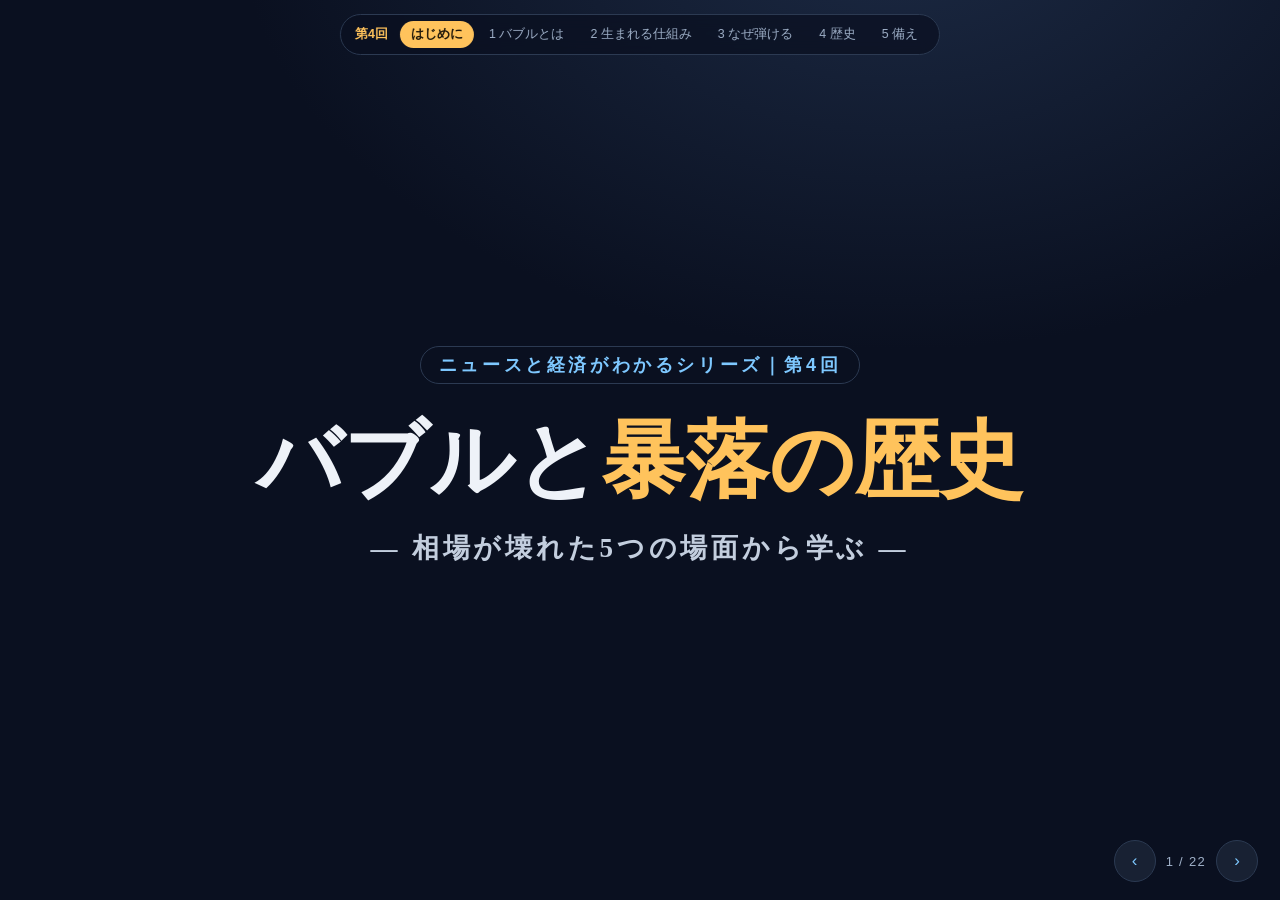
<file: versions/2026-09-10-review-01/index.html>
<!doctype html>
<html lang="ja">
<head>
<meta charset="utf-8">
<meta name="viewport" content="width=device-width,initial-scale=1">
<title>バブルはなぜ弾けるのか｜経済の"嵐"の正体</title>
<style>
:root{
  --bg1:#0a1020; --bg2:#141c2e; --ink:#eef2f8; --sub:#9fb0c8;
  --amber:#ffc35c; --cyan:#7ec8ff; --red:#ff7a6e; --green:#7de0a6;
  --panel:#1a2436; --line:#2c3a52;
}
*{box-sizing:border-box}
html,body{height:100%}
body{margin:0;font-family:-apple-system,"Hiragino Sans","Hiragino Kaku Gothic ProN",sans-serif;
  background:radial-gradient(1200px 800px at 70% -10%,#1c2a44 0%,var(--bg1) 55%),var(--bg1);
  color:var(--ink);overflow:hidden;user-select:none}
/* ===== 上部チャプターナビ ===== */
#chapnav{position:fixed;top:14px;left:50%;transform:translateX(-50%);z-index:50;max-width:94vw;overflow-x:auto;
  display:flex;gap:4px;background:rgba(10,16,32,.72);border:1px solid var(--line);
  border-radius:999px;padding:6px 10px;backdrop-filter:blur(8px);font-size:12.5px}
#chapnav button{all:unset;cursor:pointer;padding:5px 11px;border-radius:999px;color:var(--sub);white-space:nowrap}
#chapnav button.on{background:var(--amber);color:#20180a;font-weight:700}
#chapnav .kai{color:var(--amber);font-weight:700;padding:5px 8px 5px 4px}
/* ===== スライドと切替エンジン ===== */
#deck{position:fixed;inset:0;perspective:1500px}
.slide{position:absolute;inset:0;display:none;flex-direction:column;align-items:center;justify-content:center;
  padding:76px min(72px,6vw) 64px;text-align:center;backface-visibility:hidden}
.slide.on{display:flex;z-index:2}
.slide.leaving{display:flex;z-index:1;pointer-events:none}
/* シネマズーム(本採用): 教育スライド向けにソフトな「ふわっ」 */
.slide.on.fwd{animation:cinIn 1s cubic-bezier(.3,.55,.2,1)}
.slide.on.bwd{animation:cinInB 1s cubic-bezier(.3,.55,.2,1)}
.slide.leaving.fwd{animation:cinOut 1s ease forwards}
.slide.leaving.bwd{animation:cinOutB 1s ease forwards}
@keyframes cinIn{from{opacity:0;transform:scale(.93);filter:blur(5px)}65%{filter:blur(0)}to{opacity:1;transform:scale(1)}}
@keyframes cinOut{to{opacity:0;transform:scale(1.05);filter:blur(4px)}}
@keyframes cinInB{from{opacity:0;transform:scale(1.06);filter:blur(4px)}65%{filter:blur(0)}to{opacity:1;transform:scale(1)}}
@keyframes cinOutB{to{opacity:0;transform:scale(.93);filter:blur(5px)}}
/* ===== タイポ(全画面PC想定・大きめ) ===== */
.kicker{color:var(--amber);letter-spacing:.28em;font-size:14px;font-weight:700;margin-bottom:20px}
h1{font-size:clamp(34px,7.2vw,84px);white-space:nowrap;margin:0 0 18px;line-height:1.22}
h1 .em{color:var(--amber)}
.subtitle{color:var(--sub);font-size:clamp(15px,2vw,24px);letter-spacing:.14em}
h2{font-size:clamp(28px,5.6vw,60px);margin:0 0 14px;line-height:1.3}
.lead{color:var(--sub);font-size:clamp(15px,1.9vw,21px);max-width:820px;line-height:2}
.badge{display:inline-block;border:1px solid var(--line);border-radius:999px;padding:6px 18px;
  color:var(--cyan);font-size:13px;letter-spacing:.2em;margin-bottom:26px}
.chnum{font-size:clamp(70px,13vw,150px);font-weight:800;color:transparent;-webkit-text-stroke:2px var(--amber);opacity:.9;line-height:1;margin-bottom:8px}
/* プレースホルダ */
.todo{border:2px dashed #3b4d6e;border-radius:16px;background:rgba(30,42,64,.35);
  padding:34px 40px;max-width:860px;width:100%;color:var(--sub);font-size:16px;line-height:1.9}
.todo b{color:var(--cyan);display:block;font-size:18px;margin-bottom:8px}
.todo small{color:#6d7f9b}
/* ===== 考えてみて(ぱかっ部品) ===== */
.think{max-width:900px;width:100%}
.think .tag{display:inline-block;background:var(--amber);color:#20180a;font-weight:800;
  border-radius:8px;padding:7px 18px;font-size:15px;letter-spacing:.1em;margin-bottom:24px}
.think .q{font-size:clamp(20px,3.3vw,34px);line-height:1.6;margin-bottom:30px}
.cover-wrap{position:relative;border-radius:16px;overflow:hidden;border:1px solid var(--line)}
.answer{background:var(--panel);padding:36px min(44px,4vw);font-size:clamp(17px,2.4vw,23px);line-height:1.9;min-height:160px;
  display:flex;align-items:center;justify-content:center;color:var(--ink)}
.answer .em{color:var(--amber);font-weight:700}
.cover{position:absolute;inset:0;background:linear-gradient(160deg,#233150,#16203a);
  display:flex;align-items:center;justify-content:center;cursor:pointer;
  transition:transform .5s cubic-bezier(.7,-0.2,.3,1.1),opacity .4s ease;
  color:var(--cyan);font-size:17px;letter-spacing:.14em;border-radius:16px}
.cover::before{content:"▼";margin-right:10px;color:var(--amber)}
.cover.open{transform:translateY(101%);opacity:0;pointer-events:none}
/* ===== おさらい: ダイジェスト(ページ内カルーセル) =====
   第1回→第2回→第3回の象徴シーンを1枚ずつ大きく見せ、→で横スライド。
   3枚見終わった後の→で次のページへ進む(講師は→を押し続けるだけ) */
.digest{width:min(1200px,92vw);position:relative}
.dstage{overflow:hidden;border-radius:22px;border:1px solid var(--line);box-shadow:0 26px 70px rgba(0,0,0,.5)}
.dtrack{display:flex;transition:transform .85s cubic-bezier(.3,.6,.2,1)}
.dpanel{flex:0 0 100%;height:min(62vh,640px);position:relative;overflow:hidden;
  display:flex;flex-direction:column;justify-content:flex-end;text-align:left}
.dpanel .dlabel{position:relative;z-index:3;padding:0 clamp(24px,4vw,52px) clamp(22px,3.5vw,42px)}
.dpanel .dno{font-size:clamp(13px,1.4vw,16px);letter-spacing:.3em;font-weight:800;margin-bottom:6px}
.dpanel .dtitle{font-size:clamp(26px,4.6vw,52px);font-weight:800;line-height:1.35;text-shadow:0 4px 24px rgba(0,0,0,.35)}
.dpanel .dsub{font-size:clamp(13px,1.6vw,18px);opacity:.85;margin-top:6px}
/* 第1回: 天気予報の空 */
.dp1{background:linear-gradient(180deg,#bfe3ff 0%,#eaf4ff 46%,#ffe9c4 100%);color:#33405e}
.dp1 .dno{color:#e08a1e}
.dp1 .sun{position:absolute;top:9%;right:12%;width:clamp(90px,12vw,150px);height:clamp(90px,12vw,150px);border-radius:50%;
  background:radial-gradient(circle at 35% 35%,#ffe2a0,#f6a83c);box-shadow:0 0 90px #f6b956aa;animation:sunFloat 7s ease-in-out infinite}
@keyframes sunFloat{50%{transform:translateY(-14px)}}
.dp1 .cl{position:absolute;background:#fff;border-radius:60px;opacity:.95;filter:drop-shadow(0 10px 24px rgba(120,150,190,.35))}
.dp1 .cl.a{top:20%;left:10%;width:clamp(150px,18vw,240px);height:clamp(44px,5vw,64px);animation:clMove 26s linear infinite alternate}
.dp1 .cl.b{top:42%;left:44%;width:clamp(110px,13vw,180px);height:clamp(34px,4vw,50px);opacity:.8;animation:clMove 32s linear infinite alternate-reverse}
@keyframes clMove{to{transform:translateX(60px)}}
.dp1 .thermo{position:absolute;left:clamp(24px,4vw,52px);top:14%;font-size:clamp(15px,1.8vw,20px);font-weight:700;color:#4a5878;
  background:#ffffffd9;border-radius:999px;padding:10px 22px;box-shadow:0 8px 24px rgba(120,150,190,.3)}
/* 第2回: ローソク足が立ち上がる */
.dp2{background:linear-gradient(180deg,#0e1830,#1b2a4d)}
.dp2 .dno{color:var(--green)}
.dp2 .grid{position:absolute;inset:0;background:repeating-linear-gradient(0deg,transparent 0 88px,#2c3a5233 88px 89px)}
.dp2 .candles{position:absolute;left:6%;right:6%;bottom:30%;height:52%;display:flex;align-items:flex-end;justify-content:space-between}
.dp2 .candles i{width:clamp(16px,2.6vw,34px);border-radius:4px;position:relative;transform-origin:bottom;transform:scaleY(0)}
.slide.on .dp2 .candles i{animation:candleUp .7s cubic-bezier(.3,.7,.3,1.15) forwards}
.dp2 .candles i::before{content:"";position:absolute;left:50%;transform:translateX(-50%);top:-16px;bottom:-12px;width:3px;background:inherit;opacity:.7}
@keyframes candleUp{to{transform:scaleY(1)}}
/* 第3回: 星空と「期待」の光 */
.dp3{background:radial-gradient(900px 480px at 68% -10%,#274070,#0b1226 70%)}
.dp3 .dno{color:var(--cyan)}
.dp3 .stars i{position:absolute;border-radius:50%;background:#cfe4ff;animation:tw 3s ease-in-out infinite}
@keyframes tw{50%{opacity:.15}}
.dp3 .kitai{position:absolute;top:16%;left:50%;transform:translateX(-50%);font-size:clamp(30px,5vw,58px);font-weight:800;color:var(--amber);
  text-shadow:0 0 46px #ffc35c88;letter-spacing:.1em;animation:kitai 3.6s ease-in-out infinite}
@keyframes kitai{50%{transform:translateX(-50%) scale(1.07)}}
.dp3 .rise{position:absolute;left:8%;bottom:26%;width:60%;height:34%;
  background:linear-gradient(to top right,transparent 49.2%,#7ec8ff 49.2%,#7ec8ff 50.8%,transparent 50.8%);opacity:.85}
/* ドット+誘導 */
.ddots{display:flex;gap:10px;justify-content:center;margin-top:20px}
.ddots i{width:10px;height:10px;border-radius:50%;background:#33425e;transition:.3s}
.ddots i.on{background:var(--amber);transform:scale(1.25)}
.recap-lead{color:var(--sub);font-size:clamp(15px,1.8vw,20px);margin-top:14px;min-height:1.6em}
.recap-lead .em{color:var(--amber);font-weight:700}
/* ===== ページ送り・A/B切替 ===== */
#pager{position:fixed;right:22px;bottom:18px;z-index:50;display:flex;align-items:center;gap:10px}
#pager button{all:unset;cursor:pointer;width:40px;height:40px;border-radius:50%;
  background:rgba(26,36,54,.9);border:1px solid var(--line);color:var(--cyan);
  font-size:17px;text-align:center;line-height:40px}
#pager button:hover{background:#243350}
#count{color:var(--sub);font-size:13px;letter-spacing:.1em}
/* 泡の背景 */
.bubbles{position:absolute;inset:0;pointer-events:none;overflow:hidden}
.bubbles i{position:absolute;bottom:-60px;border-radius:50%;
  border:1px solid rgba(126,200,255,.35);background:radial-gradient(circle at 32% 30%,rgba(126,200,255,.18),rgba(126,200,255,.03));
  animation:rise linear infinite}
@keyframes rise{to{transform:translateY(-115vh)}}
</style>
</head>
<body>

<nav id="chapnav">
  <span class="kai">第4回</span>
  <button data-ch="0">はじめに</button>
  <button data-ch="1">1 バブルとは</button>
  <button data-ch="2">2 生まれる仕組み</button>
  <button data-ch="3">3 なぜ弾ける</button>
  <button data-ch="4">4 歴史</button>
  <button data-ch="5">5 備え</button>
</nav>

<div id="deck">

<!-- 0: 表紙 -->
<section data-page-id="p01" class="slide" data-ch="0">
  <div class="bubbles"></div>
  <div class="badge">ニュースと経済がわかるシリーズ｜第4回</div>
  <h1>バブルと<span class="em">暴落の歴史</span></h1>
  <div class="subtitle">— 相場が壊れた5つの場面から学ぶ —</div>
<script>document.title="バブルと暴落の歴史｜相場が壊れた5つの場面から学ぶ";</script><style data-readability="v1">
[data-page-id="p01"]{font-family:"Hiragino Mincho ProN","Yu Mincho",serif;font-weight:600;--sub:#c3cede}
[data-page-id="p01"] h1,[data-page-id="p01"] h2,[data-page-id="p01"] h3{font-weight:600}
[data-page-id="p01"] .lead{font-size:26px;max-width:1120px;line-height:1.85}
[data-page-id="p01"] .kicker,[data-page-id="p01"] .badge{font-family:"Hiragino Sans",sans-serif;font-size:18px}
[data-page-id="p01"] .subtitle{font-size:27px}
[data-page-id="p01"] button,[data-page-id="p01"] input,[data-page-id="p01"] .controls,[data-page-id="p01"] .note,[data-page-id="p01"] .fine,[data-page-id="p01"] .footer,[data-page-id="p01"] a{font-family:"Hiragino Sans",sans-serif}
[data-page-id="p01"] .note{font-size:18px;line-height:1.65;word-break:normal}
[data-page-id="p01"] button{font-size:20px}[data-page-id="p01"] .controls small{font-size:18px}
[data-page-id="p01"] .demo{width:min(1280px,92vw)}
[data-page-id="p01"] .think{max-width:1120px}[data-page-id="p01"] .answer{font-size:27px}[data-page-id="p01"] .think .tag{font-family:"Hiragino Sans",sans-serif;font-size:18px}

</style></section>

<!-- 1: シリーズおさらい(ダイジェスト: ページ内スライド) -->
<section data-page-id="p02" class="slide" data-ch="0" id="recap">
  <div class="kicker">ここまでのおさらい</div>
  <h2>3つの道具は、もう持っています</h2>
  <div class="digest">
    <div class="dstage">
      <div class="dtrack" id="dtrack">
        <div class="dpanel dp1"><img class="recap-art" src="assets/bubble04/recap-economy-v1.png" alt="経済の環境を天気で表した生成イラスト"><div class="recap-shade"></div>
          <div class="sun"></div><div class="cl a"></div><div class="cl b"></div>
          <div class="thermo">🌡 金利 = 経済の気温</div>
          <div class="dlabel"><div class="dno">第1回</div>
            <div class="dtitle">経済は、天気予報と同じ。</div>
            <div class="dsub">ニュースの裏側を「気温(金利)」で読み解きました</div></div>
        </div>
        <div class="dpanel dp2"><img class="recap-art" src="assets/bubble04/recap-stock-v1.png" alt="共同出資で航海を支える商人と船の生成イラスト"><div class="recap-shade"></div>
          <div class="grid"></div>
          <div class="candles">
            <i style="height:26%;background:#7de0a6;animation-delay:.1s"></i>
            <i style="height:44%;background:#ff7a6e;animation-delay:.22s"></i>
            <i style="height:38%;background:#7de0a6;animation-delay:.34s"></i>
            <i style="height:58%;background:#7de0a6;animation-delay:.46s"></i>
            <i style="height:48%;background:#ff7a6e;animation-delay:.58s"></i>
            <i style="height:70%;background:#7de0a6;animation-delay:.7s"></i>
            <i style="height:62%;background:#7de0a6;animation-delay:.82s"></i>
            <i style="height:84%;background:#7de0a6;animation-delay:.94s"></i>
          </div>
          <div class="dlabel"><div class="dno">第2回</div>
            <div class="dtitle">株式は、事業を支える持ち分。</div>
            <div class="dsub">資金を出し合い、会社の成長に参加するしくみを見ました</div></div>
        </div>
        <div class="dpanel dp3"><img class="recap-art" src="assets/bubble04/recap-price-v1.png" alt="利益と期待を天秤で表した生成イラスト"><div class="recap-shade"></div>
          <div class="stars" id="dstars"></div>
          <div class="kitai">期 待</div>
          <div class="rise"></div>
          <div class="dlabel"><div class="dno">第3回</div>
            <div class="dtitle">株価は「期待」で動く</div>
            <div class="dsub">板と利益、そして期待が値段を作るしくみを見ました</div></div>
        </div>
      </div>
    </div>
    <div class="ddots"><i class="on"></i><i></i><i></i></div>
    <p class="recap-lead" id="dlead">→ で進みます</p>
  </div>
<style>
[data-page-id="p02"] .dpanel{height:min(55vh,520px)}
[data-page-id="p02"] .ddots{margin-top:16px}
[data-page-id="p02"] .recap-lead{margin-top:10px}

[data-page-id=p02] .dpanel>.sun,[data-page-id=p02] .dpanel>.cl,[data-page-id=p02] .dpanel>.thermo,[data-page-id=p02] .dpanel>.grid,[data-page-id=p02] .dpanel>.candles,[data-page-id=p02] .dpanel>.stars,[data-page-id=p02] .dpanel>.kitai,[data-page-id=p02] .dpanel>.rise{display:none}
[data-page-id=p02] .recap-art{position:absolute;inset:0;width:100%;height:100%;object-fit:cover;object-position:center top;transform:scale(1.025);transform-origin:center top}
[data-page-id=p02].on .recap-art{animation:recapDrift 14s ease-out both}
[data-page-id=p02] .recap-shade{position:absolute;inset:0;background:linear-gradient(0deg,rgba(5,11,23,.98),rgba(5,11,23,.72) 23%,rgba(5,11,23,.02) 65%)}
[data-page-id=p02] .dpanel .dlabel{width:100%;text-align:left;padding:0 42px 30px}
[data-page-id=p02] .dpanel .dtitle{font-size:42px;color:#fff;text-shadow:0 3px 18px #000}[data-page-id=p02] .dpanel .dsub{font-size:20px;opacity:1;color:#dbe5f1}
[data-page-id=p02] .dno{color:var(--amber)}
@keyframes recapDrift{from{transform:scale(1.025);transform-origin:center top}to{transform:scale(1.09)}}
@media(max-height:850px){[data-page-id=p02] h2{font-size:40px}[data-page-id=p02] .dpanel .dtitle{font-size:36px}[data-page-id=p02] .dpanel .dsub{font-size:18px}}
@media(prefers-reduced-motion:reduce){[data-page-id=p02] .recap-art{animation:none!important}}
</style><style data-readability="v1">
[data-page-id="p02"]{font-family:"Hiragino Mincho ProN","Yu Mincho",serif;font-weight:600;--sub:#c3cede}
[data-page-id="p02"] h1,[data-page-id="p02"] h2,[data-page-id="p02"] h3{font-weight:600}
[data-page-id="p02"] .lead{font-size:26px;max-width:1120px;line-height:1.85}
[data-page-id="p02"] .kicker,[data-page-id="p02"] .badge{font-family:"Hiragino Sans",sans-serif;font-size:18px}
[data-page-id="p02"] .subtitle{font-size:27px}
[data-page-id="p02"] button,[data-page-id="p02"] input,[data-page-id="p02"] .controls,[data-page-id="p02"] .note,[data-page-id="p02"] .fine,[data-page-id="p02"] .footer,[data-page-id="p02"] a{font-family:"Hiragino Sans",sans-serif}
[data-page-id="p02"] .note{font-size:18px;line-height:1.65;word-break:normal}
[data-page-id="p02"] button{font-size:20px}[data-page-id="p02"] .controls small{font-size:18px}
[data-page-id="p02"] .demo{width:min(1280px,92vw)}
[data-page-id="p02"] .think{max-width:1120px}[data-page-id="p02"] .answer{font-size:27px}[data-page-id="p02"] .think .tag{font-family:"Hiragino Sans",sans-serif;font-size:18px}
[data-page-id="p02"] .digest{width:min(1320px,92vw)}[data-page-id="p02"] .dpanel .dtitle{font-size:42px;font-weight:600}[data-page-id="p02"] .dpanel .dsub{font-size:25px;line-height:1.65}[data-page-id="p02"] .dno{font-size:20px}[data-page-id="p02"] .recap-lead{font-size:23px}
</style><style data-semantic-wrap="v1">
[data-page-id="p02"] .meaning-unit{white-space:nowrap;word-break:keep-all;overflow-wrap:normal}
[data-page-id="p02"] :is(.q,.answer,.mechanism-body,.copy p,.takeaway,.review-body p,.lead){line-break:strict;overflow-wrap:normal;word-break:normal}
</style><script data-semantic-wrap="v1">(()=>{
const root=document.currentScript.closest('section'),phrases={"ニュースの裏側を「気温(金利)」で読み解きました": ["ニュースの裏側を", "|", "「気温(金利)」で", "|", "読み解きました"], "資金を出し合い、会社の成長に参加するしくみを見ました": ["資金を出し合い、", "|", "会社の成長に参加する", "|", "しくみを見ました"], "板と利益、そして期待が値段を作るしくみを見ました": ["板と利益、そして期待が", "|", "値段を作るしくみを", "|", "見ました"]};
function format(){
 const walker=document.createTreeWalker(root,NodeFilter.SHOW_TEXT),pending=[];let node;
 while(node=walker.nextNode()){
  if(node.parentElement.closest('script,style,svg,.meaning-unit'))continue;
  if(phrases[node.textContent])pending.push(node);
 }
 for(const node of pending){const fragment=document.createDocumentFragment();
  for(const part of phrases[node.textContent]){
   const el=document.createElement(part==='~'?'br':part==='|'?'wbr':'span');
   if(part!=='~'&&part!=='|'){el.className='meaning-unit';el.textContent=part;}fragment.append(el);
  }node.replaceWith(fragment);
 }
}
format();new MutationObserver(format).observe(root,{childList:true,subtree:true});
})();</script></section>

<!-- 章1 トビラ -->
<section data-page-id="p03" class="slide" data-ch="1">
  <div class="bubbles"></div>
  <div class="chnum">1</div>
  <h2>バブルとは何か</h2>
  <p class="lead">値段が「実力」から離れて、期待だけでふくらんでいる状態。</p>
<style data-readability="v1">
[data-page-id="p03"]{font-family:"Hiragino Mincho ProN","Yu Mincho",serif;font-weight:600;--sub:#c3cede}
[data-page-id="p03"] h1,[data-page-id="p03"] h2,[data-page-id="p03"] h3{font-weight:600}
[data-page-id="p03"] .lead{font-size:26px;max-width:1120px;line-height:1.85}
[data-page-id="p03"] .kicker,[data-page-id="p03"] .badge{font-family:"Hiragino Sans",sans-serif;font-size:18px}
[data-page-id="p03"] .subtitle{font-size:27px}
[data-page-id="p03"] button,[data-page-id="p03"] input,[data-page-id="p03"] .controls,[data-page-id="p03"] .note,[data-page-id="p03"] .fine,[data-page-id="p03"] .footer,[data-page-id="p03"] a{font-family:"Hiragino Sans",sans-serif}
[data-page-id="p03"] .note{font-size:18px;line-height:1.65;word-break:normal}
[data-page-id="p03"] button{font-size:20px}[data-page-id="p03"] .controls small{font-size:18px}
[data-page-id="p03"] .demo{width:min(1280px,92vw)}
[data-page-id="p03"] .think{max-width:1120px}[data-page-id="p03"] .answer{font-size:27px}[data-page-id="p03"] .think .tag{font-family:"Hiragino Sans",sans-serif;font-size:18px}

</style><style data-semantic-wrap="v1">
[data-page-id="p03"] .meaning-unit{white-space:nowrap;word-break:keep-all;overflow-wrap:normal}
[data-page-id="p03"] :is(.q,.answer,.mechanism-body,.copy p,.takeaway,.review-body p,.lead){line-break:strict;overflow-wrap:normal;word-break:normal}
</style><script data-semantic-wrap="v1">(()=>{
const root=document.currentScript.closest('section'),phrases={"値段が「実力」から離れて、期待だけでふくらんでいる状態。": ["値段が「実力」から離れて、", "|", "期待だけでふくらんでいる状態。"]};
function format(){
 const walker=document.createTreeWalker(root,NodeFilter.SHOW_TEXT),pending=[];let node;
 while(node=walker.nextNode()){
  if(node.parentElement.closest('script,style,svg,.meaning-unit'))continue;
  if(phrases[node.textContent])pending.push(node);
 }
 for(const node of pending){const fragment=document.createDocumentFragment();
  for(const part of phrases[node.textContent]){
   const el=document.createElement(part==='~'?'br':part==='|'?'wbr':'span');
   if(part!=='~'&&part!=='|'){el.className='meaning-unit';el.textContent=part;}fragment.append(el);
  }node.replaceWith(fragment);
 }
}
format();new MutationObserver(format).observe(root,{childList:true,subtree:true});
})();</script></section>

<section data-page-id="p04" class="slide" data-ch="1">
  <div class="kicker">1-1</div>
  <h2>実力の線と、値段の線</h2>
  <div class="demo"><svg class="gapchart" viewBox="0 0 1000 330" role="img" aria-label="利益などから見た実力と値段の乖離を示す概念図"><path d="M60 20 V290 H950" fill="none" stroke="var(--line)" stroke-width="2"/><text x="70" y="28">水準（イメージ）</text><text x="885" y="319">時間</text><path class="area" d="M80 255 L250 235 L430 210 L610 135 L790 62 L920 35 L920 190 L790 205 L610 218 L430 233 L250 245 L80 260Z"/><path class="fundamental" d="M80 260 L250 245 L430 233 L610 218 L790 205 L920 190"/><polyline class="market" points="80,255 250,238 430,222 610,208 790,192 920,180"/><text class="gaplabel" x="590" y="175">期待のふくらみ</text><text x="695" y="258" class="fundlabel">実力（利益など）</text><text class="pricelabel" x="850" y="22">値段</text></svg><p class="caption" aria-live="polite">まず、実力と値段が並んで進む</p><p class="stage-detail" aria-live="polite"></p><div class="controls"><button class="advance">値段の変化を見る</button><button class="reset">最初から</button></div><p class="note">仕組みを示す概念図です。「実力」は直接観測できる一本の正解ではありません。<br>第3回「期待」章の続編</p></div>
<style>
[data-page-id="p04"] .demo{width:min(1060px,88vw);position:relative;color:var(--ink)}
[data-page-id="p04"] .controls{display:flex;gap:12px;align-items:center;justify-content:center;margin-top:14px}
[data-page-id="p04"] button{font:inherit;color:var(--cyan);background:var(--panel);border:1px solid var(--line);border-radius:999px;padding:10px 24px;cursor:pointer;font-size:17px}
[data-page-id="p04"] button:focus-visible,[data-page-id="p04"] input:focus-visible{outline:2px solid var(--amber);outline-offset:4px}
[data-page-id="p04"] button:disabled{opacity:.45;cursor:default}
[data-page-id="p04"] .caption{font-size:clamp(18px,2vw,25px);min-height:1.6em;margin:10px 0;color:var(--amber);line-height:1.6;word-break:keep-all;overflow-wrap:normal}
[data-page-id="p04"] .note{font-size:13px;color:var(--sub);line-height:1.6;margin:8px 0;word-break:keep-all}
[data-page-id="p04"] .reveal{opacity:0;transform:translateY(16px);transition:opacity .85s ease,transform .85s ease;visibility:hidden}
[data-page-id="p04"] .reveal.visible{opacity:1;transform:none;visibility:visible}
[data-page-id="p04"] .controls small{color:var(--sub)}[data-page-id="p04"] .gapchart{width:100%;height:min(40vh,350px)}[data-page-id="p04"] svg text{fill:var(--sub);font-size:18px}[data-page-id="p04"] .fundamental{fill:none;stroke:var(--green);stroke-width:5;stroke-linecap:round}[data-page-id="p04"] .market{fill:none;stroke:var(--amber);stroke-width:5;stroke-linecap:round;stroke-linejoin:round}[data-page-id="p04"] .area{fill:var(--amber);opacity:0;transition:opacity .85s ease}[data-page-id="p04"] .gaplabel{fill:var(--amber);font-size:26px;opacity:0;transition:opacity .85s ease}[data-page-id="p04"] .fundlabel{fill:var(--green)}[data-page-id="p04"] .pricelabel{fill:var(--amber)}
[data-page-id="p04"] .stage-detail{font-size:20px;line-height:1.75;color:var(--ink);margin:8px auto 14px;min-height:70px;word-break:keep-all;max-width:1000px}
[data-page-id="p04"] .stage-detail b{color:var(--cyan)}
@media(max-height:800px){[data-page-id="p04"] h2{font-size:44px}[data-page-id="p04"] .kicker{margin-bottom:8px}[data-page-id="p04"] .stage-detail{font-size:18px;min-height:60px;margin:4px auto}}
[data-page-id="p04"] .gapchart{height:min(32vh,290px)}
</style>
<script>(()=>{const s=document.currentScript.closest("section");const $=q=>s.querySelector(q);const $$=q=>[...s.querySelectorAll(q)];
let stage=0,raf=0;const low=[255,238,222,208,192,180],high=[255,235,210,135,62,35],xs=[80,250,430,610,790,920];let ys=[...low];
const stageDetails=["たとえば、<b>お店の利益が少しずつ増える</b>。<br>その成長を見込んで、値段も少しずつ上がる。", "お店の利益は急に増えていないのに、<b>「もっと高く売れるはず」</b>と買う人が増える。<br>値段の上昇が、次の期待を呼び込む。", "上がった値段を支えるには、<b>将来の利益や買い手への期待</b>が必要になる。<br>期待が変わったとき、値段も大きく動きやすい。"];
function render(){s.dataset.stage=stage;$(".stage-detail").innerHTML=stageDetails[stage];const goal=stage?high:low,from=[...ys],start=performance.now();cancelAnimationFrame(raf);function tick(t){const p=Math.min(1,(t-start)/850),v=1-Math.pow(1-p,3);ys=from.map((x,i)=>x+(goal[i]-x)*v);$('.market').setAttribute('points',xs.map((x,i)=>x+','+ys[i]).join(' '));$('.pricelabel').setAttribute('y',ys[5]-16);if(p<1)raf=requestAnimationFrame(tick);}raf=requestAnimationFrame(tick);$('.area').style.opacity=stage===2?.17:0;$('.gaplabel').style.opacity=stage===2?1:0;$('.caption').textContent=['まず、実力と値段が並んで進む','値段だけが、実力から離れていく','この隔たりに、期待のふくらみが見える'][stage];$('.advance').disabled=stage===2;}
s.pageStep=d=>{if(stage+d<0||stage+d>2)return false;stage+=d;render();return true;};$('.advance').onclick=e=>{e.stopPropagation();window.deckStep(1);};$('.reset').onclick=e=>{e.stopPropagation();stage=0;render();};render();})();</script>
<style data-readability="v1">
[data-page-id="p04"]{font-family:"Hiragino Mincho ProN","Yu Mincho",serif;font-weight:600;--sub:#c3cede}
[data-page-id="p04"] h1,[data-page-id="p04"] h2,[data-page-id="p04"] h3{font-weight:600}
[data-page-id="p04"] .lead{font-size:26px;max-width:1120px;line-height:1.85}
[data-page-id="p04"] .kicker,[data-page-id="p04"] .badge{font-family:"Hiragino Sans",sans-serif;font-size:18px}
[data-page-id="p04"] .subtitle{font-size:27px}
[data-page-id="p04"] button,[data-page-id="p04"] input,[data-page-id="p04"] .controls,[data-page-id="p04"] .note,[data-page-id="p04"] .fine,[data-page-id="p04"] .footer,[data-page-id="p04"] a{font-family:"Hiragino Sans",sans-serif}
[data-page-id="p04"] .note{font-size:18px;line-height:1.65;word-break:normal}
[data-page-id="p04"] button{font-size:20px}[data-page-id="p04"] .controls small{font-size:18px}
[data-page-id="p04"] .demo{width:min(1280px,92vw)}
[data-page-id="p04"] .think{max-width:1120px}[data-page-id="p04"] .answer{font-size:27px}[data-page-id="p04"] .think .tag{font-family:"Hiragino Sans",sans-serif;font-size:18px}
[data-page-id="p04"] .stage-detail{font-size:25px;max-width:1160px;word-break:normal;min-height:80px}[data-page-id="p04"] svg text{font-size:22px}
</style><style>[data-page-id=p04] .kicker{margin-bottom:10px}[data-page-id=p04] .gapchart{height:min(30vh,275px)}</style><style data-semantic-wrap="v1">
[data-page-id="p04"] .meaning-unit{white-space:nowrap;word-break:keep-all;overflow-wrap:normal}
[data-page-id="p04"] :is(.q,.answer,.mechanism-body,.copy p,.takeaway,.review-body p,.lead){line-break:strict;overflow-wrap:normal;word-break:normal}
</style><script data-semantic-wrap="v1">(()=>{
const root=document.currentScript.closest('section'),phrases={"その成長を見込んで、値段も少しずつ上がる。": ["その成長を見込んで、", "|", "値段も少しずつ上がる。"], "値段の上昇が、次の期待を呼び込む。": ["値段の上昇が、", "|", "次の期待を呼び込む。"], "期待が変わったとき、値段も大きく動きやすい。": ["期待が変わったとき、", "|", "値段も大きく動きやすい。"]};
function format(){
 const walker=document.createTreeWalker(root,NodeFilter.SHOW_TEXT),pending=[];let node;
 while(node=walker.nextNode()){
  if(node.parentElement.closest('script,style,svg,.meaning-unit'))continue;
  if(phrases[node.textContent])pending.push(node);
 }
 for(const node of pending){const fragment=document.createDocumentFragment();
  for(const part of phrases[node.textContent]){
   const el=document.createElement(part==='~'?'br':part==='|'?'wbr':'span');
   if(part!=='~'&&part!=='|'){el.className='meaning-unit';el.textContent=part;}fragment.append(el);
  }node.replaceWith(fragment);
 }
}
format();new MutationObserver(format).observe(root,{childList:true,subtree:true});
})();</script></section>

<section data-page-id="p05" class="slide" data-ch="1">
  <div class="answer-art" aria-hidden="true"></div><div class="answer-shade" aria-hidden="true"></div><div class="think">
    <div class="tag">考えてみてください</div>
    <div class="q">値段が上がり続けているとき、みんなが買っているのは<br>「モノそのもの」? それとも——?</div>
    <div class="cover-wrap">
      <div class="answer"><span>買われているのは<span class="em">「もっと上がるはず」という期待。</span><br>モノの中身は、昨日と何も変わっていません。</span></div>
      <div class="cover">クリックで開く</div>
    </div>
  </div>

<style>
[data-page-id=p05] .answer-art{position:absolute;inset:0;background:url('assets/bubble04/expectation-scene-v1.png') center/cover no-repeat;opacity:0;transform:scale(1.055);transition:opacity 1.5s ease,transform 2.5s ease;pointer-events:none}
[data-page-id=p05].answer-revealed .answer-art{opacity:.42;transform:scale(1)}
[data-page-id=p05] .answer-shade{position:absolute;inset:0;background:linear-gradient(90deg,rgba(5,10,22,.68),rgba(5,10,22,.3));pointer-events:none}
[data-page-id=p05] .think{position:relative;z-index:2;text-shadow:0 2px 18px #000}
[data-page-id=p05].answer-revealed .answer{background:rgba(11,18,34,.75);backdrop-filter:blur(4px)}
[data-page-id=p05-scene]{padding:0;isolation:isolate;background:#080e1b}
[data-page-id=p05-scene] .hero-art{position:absolute;inset:0;width:100%;height:100%;object-fit:cover;object-position:center;z-index:-2}
[data-page-id=p05-scene] .hero-shade{position:absolute;inset:0;background:linear-gradient(0deg,rgba(3,8,18,.88),transparent 38%,rgba(3,8,18,.12) 82%,rgba(3,8,18,.6));z-index:-1}
[data-page-id=p05-scene] .hero-line{position:absolute;bottom:11%;left:7%;right:7%;text-align:left;font-size:clamp(30px,3.4vw,49px);font-family:"Hiragino Mincho ProN","Yu Mincho","YuMincho",serif;font-weight:600;line-height:1.65;letter-spacing:.025em;color:#f5f4ef;text-shadow:0 2px 18px rgba(0,0,0,.65)}
[data-page-id=p05-scene].on.fwd,[data-page-id=p05-scene].on.bwd{animation:expectationFade 1.8s cubic-bezier(.25,.1,.25,1) both}
[data-page-id=p05].leaving.fwd{animation:expectationExit .78s ease both}
[data-page-id=p05-scene].on .hero-art{animation:none;transform:none;filter:none}
[data-page-id=p05-scene].on .hero-line{animation:expectationCaption 2.2s ease both}
@keyframes expectationFade{from{opacity:0;transform:none;filter:none}to{opacity:1;transform:none;filter:none}}
@keyframes expectationExit{to{opacity:0;transform:none;filter:none}}
@keyframes expectationCaption{from{opacity:0}30%{opacity:0}to{opacity:1}}
@media(prefers-reduced-motion:reduce){[data-page-id=p05] .answer-art{transition:none}[data-page-id=p05-scene],[data-page-id=p05-scene] .hero-art,[data-page-id=p05-scene] .hero-line{animation:none!important}}
</style>
<script>(()=>{
const page=document.currentScript.closest('section'),cover=page.querySelector('.cover');
const sync=()=>page.classList.toggle('answer-revealed',cover.classList.contains('open'));
new MutationObserver(sync).observe(cover,{attributes:true,attributeFilter:['class']});sync();
// This scene belongs to p05. Restoring p05 removes both its reveal and inserted scene.
document.addEventListener('DOMContentLoaded',()=>{
 if(document.querySelector('[data-page-id="p05-scene"]'))return;
 const scene=document.createElement('section');scene.className='slide';scene.dataset.pageId='p05-scene';scene.dataset.ch='1';scene.setAttribute('aria-label','期待が大きくふくらむ象徴的なシーン');
 scene.innerHTML='<img class="hero-art" src="assets/bubble04/expectation-scene-v1.png" alt="小さなチューリップの周囲に巨大な泡がふくらみ、その中に黄金の都市が浮かぶ象徴的な生成イラスト"><div class="hero-shade"></div><div class="hero-line">買っているのは、<br><span style="color:var(--amber)">まだ来ていない未来。</span></div>';
 page.after(scene);const pos=slides.indexOf(page);if(pos>=0)slides.splice(pos+1,0,scene);count.textContent=(cur+1)+' / '+slides.length;
});
})();</script>
<style data-readability="v1">
[data-page-id="p05"]{font-family:"Hiragino Mincho ProN","Yu Mincho",serif;font-weight:600;--sub:#c3cede}
[data-page-id="p05"] h1,[data-page-id="p05"] h2,[data-page-id="p05"] h3{font-weight:600}
[data-page-id="p05"] .lead{font-size:26px;max-width:1120px;line-height:1.85}
[data-page-id="p05"] .kicker,[data-page-id="p05"] .badge{font-family:"Hiragino Sans",sans-serif;font-size:18px}
[data-page-id="p05"] .subtitle{font-size:27px}
[data-page-id="p05"] button,[data-page-id="p05"] input,[data-page-id="p05"] .controls,[data-page-id="p05"] .note,[data-page-id="p05"] .fine,[data-page-id="p05"] .footer,[data-page-id="p05"] a{font-family:"Hiragino Sans",sans-serif}
[data-page-id="p05"] .note{font-size:18px;line-height:1.65;word-break:normal}
[data-page-id="p05"] button{font-size:20px}[data-page-id="p05"] .controls small{font-size:18px}
[data-page-id="p05"] .demo{width:min(1280px,92vw)}
[data-page-id="p05"] .think{max-width:1120px}[data-page-id="p05"] .answer{font-size:27px}[data-page-id="p05"] .think .tag{font-family:"Hiragino Sans",sans-serif;font-size:18px}

</style><style data-semantic-wrap="v1">
[data-page-id="p05"] .meaning-unit{white-space:nowrap;word-break:keep-all;overflow-wrap:normal}
[data-page-id="p05"] :is(.q,.answer,.mechanism-body,.copy p,.takeaway,.review-body p,.lead){line-break:strict;overflow-wrap:normal;word-break:normal}
</style><script data-semantic-wrap="v1">(()=>{
const root=document.currentScript.closest('section'),phrases={"値段が上がり続けているとき、みんなが買っているのは": ["値段が上がり続けているとき、", "|", "みんなが買っているのは"], "「モノそのもの」? それとも——?": ["「モノそのもの」? ", "|", "それとも——?"], "モノの中身は、昨日と何も変わっていません。": ["モノの中身は、", "|", "昨日と何も変わっていません。"]};
function format(){
 const walker=document.createTreeWalker(root,NodeFilter.SHOW_TEXT),pending=[];let node;
 while(node=walker.nextNode()){
  if(node.parentElement.closest('script,style,svg,.meaning-unit'))continue;
  if(phrases[node.textContent])pending.push(node);
 }
 for(const node of pending){const fragment=document.createDocumentFragment();
  for(const part of phrases[node.textContent]){
   const el=document.createElement(part==='~'?'br':part==='|'?'wbr':'span');
   if(part!=='~'&&part!=='|'){el.className='meaning-unit';el.textContent=part;}fragment.append(el);
  }node.replaceWith(fragment);
 }
}
format();new MutationObserver(format).observe(root,{childList:true,subtree:true});
})();</script></section>

<!-- 章2 トビラ -->
<section data-page-id="p06" class="slide" data-ch="2">
  <div class="bubbles"></div>
  <div class="chnum">2</div>
  <h2>バブルが生まれる仕組み</h2>
  <p class="lead">買いが買いを呼ぶ。あたたかい空気(低金利)が、泡を育てる。</p>
<style data-readability="v1">
[data-page-id="p06"]{font-family:"Hiragino Mincho ProN","Yu Mincho",serif;font-weight:600;--sub:#c3cede}
[data-page-id="p06"] h1,[data-page-id="p06"] h2,[data-page-id="p06"] h3{font-weight:600}
[data-page-id="p06"] .lead{font-size:26px;max-width:1120px;line-height:1.85}
[data-page-id="p06"] .kicker,[data-page-id="p06"] .badge{font-family:"Hiragino Sans",sans-serif;font-size:18px}
[data-page-id="p06"] .subtitle{font-size:27px}
[data-page-id="p06"] button,[data-page-id="p06"] input,[data-page-id="p06"] .controls,[data-page-id="p06"] .note,[data-page-id="p06"] .fine,[data-page-id="p06"] .footer,[data-page-id="p06"] a{font-family:"Hiragino Sans",sans-serif}
[data-page-id="p06"] .note{font-size:18px;line-height:1.65;word-break:normal}
[data-page-id="p06"] button{font-size:20px}[data-page-id="p06"] .controls small{font-size:18px}
[data-page-id="p06"] .demo{width:min(1280px,92vw)}
[data-page-id="p06"] .think{max-width:1120px}[data-page-id="p06"] .answer{font-size:27px}[data-page-id="p06"] .think .tag{font-family:"Hiragino Sans",sans-serif;font-size:18px}

</style><style data-semantic-wrap="v1">
[data-page-id="p06"] .meaning-unit{white-space:nowrap;word-break:keep-all;overflow-wrap:normal}
[data-page-id="p06"] :is(.q,.answer,.mechanism-body,.copy p,.takeaway,.review-body p,.lead){line-break:strict;overflow-wrap:normal;word-break:normal}
</style><script data-semantic-wrap="v1">(()=>{
const root=document.currentScript.closest('section'),phrases={"買いが買いを呼ぶ。あたたかい空気(低金利)が、泡を育てる。": ["買いが買いを呼ぶ。", "|", "あたたかい空気(低金利)が、", "|", "泡を育てる。"]};
function format(){
 const walker=document.createTreeWalker(root,NodeFilter.SHOW_TEXT),pending=[];let node;
 while(node=walker.nextNode()){
  if(node.parentElement.closest('script,style,svg,.meaning-unit'))continue;
  if(phrases[node.textContent])pending.push(node);
 }
 for(const node of pending){const fragment=document.createDocumentFragment();
  for(const part of phrases[node.textContent]){
   const el=document.createElement(part==='~'?'br':part==='|'?'wbr':'span');
   if(part!=='~'&&part!=='|'){el.className='meaning-unit';el.textContent=part;}fragment.append(el);
  }node.replaceWith(fragment);
 }
}
format();new MutationObserver(format).observe(root,{childList:true,subtree:true});
})();</script></section>

<section data-page-id="p07" class="slide" data-ch="2">
  <div class="kicker">2-1</div>
  <h2>買いが、買いを呼ぶ</h2>
  <div class="demo"><div class="sky"><div class="weather">気温：あたたかい（低金利）</div><div class="orb"><span>値段のイメージ</span><strong class="price">100</strong></div><aside class="mechanism"><small class="mechanism-count"></small><h3 class="mechanism-title"></h3><p class="mechanism-body"></p></aside><div class="crowd" aria-label="買う人のイメージ"></div><svg class="fall" viewBox="0 0 800 140" aria-label="値段が下がるイメージ"><path d="M30 30 L250 20 L440 25 L550 110 L760 125"/></svg><div class="particles" aria-hidden="true">·　·　·　·　·</div></div><p class="caption" aria-live="polite"></p><div class="controls"><button class="advance">買う人が増える</button><button class="reset">最初から</button><small class="progress"></small></div><p class="note">値段は仕組みを示す仮の指数です。黄色は借りて買う人、青はそれ以外の人。</p></div>
<style>
[data-page-id="p07"] .demo{width:min(1060px,88vw);position:relative;color:var(--ink)}
[data-page-id="p07"] .controls{display:flex;gap:12px;align-items:center;justify-content:center;margin-top:14px}
[data-page-id="p07"] button{font:inherit;color:var(--cyan);background:var(--panel);border:1px solid var(--line);border-radius:999px;padding:10px 24px;cursor:pointer;font-size:17px}
[data-page-id="p07"] button:focus-visible,[data-page-id="p07"] input:focus-visible{outline:2px solid var(--amber);outline-offset:4px}
[data-page-id="p07"] button:disabled{opacity:.45;cursor:default}
[data-page-id="p07"] .caption{font-size:clamp(18px,2vw,25px);min-height:1.6em;margin:10px 0;color:var(--amber);line-height:1.6;word-break:keep-all;overflow-wrap:normal}
[data-page-id="p07"] .note{font-size:13px;color:var(--sub);line-height:1.6;margin:8px 0;word-break:keep-all}
[data-page-id="p07"] .reveal{opacity:0;transform:translateY(16px);transition:opacity .85s ease,transform .85s ease;visibility:hidden}
[data-page-id="p07"] .reveal.visible{opacity:1;transform:none;visibility:visible}
[data-page-id="p07"] .controls small{color:var(--sub)}[data-page-id="p07"] .sky{height:min(39vh,345px);position:relative;display:flex;justify-content:center;align-items:center;border-bottom:1px solid var(--line)}
[data-page-id="p07"] .weather{position:absolute;top:10px;left:0;color:var(--cyan);font-size:16px}
[data-page-id="p07"] .orb{width:210px;height:210px;border:2px solid var(--cyan);border-radius:50%;display:flex;flex-direction:column;justify-content:center;background:radial-gradient(circle at 30% 25%,var(--panel),var(--bg2) 55%,var(--cyan) 96%,var(--amber));box-shadow:inset -8px -9px 30px var(--panel),0 0 35px var(--panel);transition:transform .85s ease-out,opacity .85s ease-out;position:relative;z-index:2}
[data-page-id="p07"] .orb span{font-size:14px;color:var(--sub)}[data-page-id="p07"] .price{font-size:44px;color:var(--amber)}
[data-page-id="p07"] .crowd{position:absolute;bottom:5px;left:0;right:0;display:flex;justify-content:center;gap:7px;height:37px;align-items:flex-end}
[data-page-id="p07"] .person{display:block;width:15px;height:25px;background:var(--cyan);border-radius:8px 8px 2px 2px;position:relative;transition:opacity .85s ease,transform .85s ease;opacity:0;transform:translateY(10px)}
[data-page-id="p07"] .person:before{content:'';position:absolute;width:9px;height:9px;border-radius:50%;background:inherit;top:-11px;left:3px}
[data-page-id="p07"] .person.here{opacity:.85;transform:none}[data-page-id="p07"] .person.borrow{background:var(--amber)}
[data-page-id="p07"] .fall{position:absolute;width:75%;height:100px;bottom:60px;opacity:0;transition:opacity .85s ease}
[data-page-id="p07"] .fall path{fill:none;stroke:var(--red);stroke-width:4;stroke-linecap:round}
[data-page-id="p07"] .particles{position:absolute;top:40%;color:var(--red);font-size:50px;opacity:0;pointer-events:none}
[data-page-id="p07"][data-stage="3"] .particles{animation:p07dust .9s ease-out forwards}
@keyframes p07dust{25%{opacity:.8}to{opacity:0;transform:translateY(36px)}}
[data-page-id="p07"] input{width:360px;max-width:48vw;accent-color:var(--amber);cursor:pointer}
@media(max-height:780px){[data-page-id="p07"] .sky{height:29vh}[data-page-id="p07"] .orb{width:165px;height:165px}[data-page-id="p07"] .weather{font-size:14px}}
[data-page-id="p07"] .particles,[data-page-id="p07"] .fall{display:none}
[data-page-id="p07"] .orb{width:180px;height:180px;margin-bottom:32px}
@media(max-height:780px){[data-page-id="p07"] .sky{height:36vh}[data-page-id="p07"] .orb{width:130px;height:130px}}
[data-page-id="p07"] .sky{height:min(43vh,390px);justify-content:flex-start;padding-left:160px}
[data-page-id="p07"] .orb{width:210px;height:210px;margin-bottom:38px;flex-shrink:0}
[data-page-id="p07"] .mechanism{position:absolute;left:57%;right:1%;top:70px;text-align:left;border-left:2px solid var(--line);padding-left:30px}
[data-page-id="p07"] .mechanism small{font-size:17px;color:var(--cyan)}
[data-page-id="p07"] .mechanism h3{font-size:28px;line-height:1.4;margin:12px 0;color:var(--amber);word-break:keep-all}
[data-page-id="p07"] .mechanism p{font-size:21px;line-height:1.8;margin:0;word-break:keep-all}
[data-page-id="p07"] .fall{left:20px;width:48%;bottom:90px}
[data-page-id="p07"] .particles{left:16%}
@media(max-height:800px){[data-page-id="p07"] h2{font-size:44px}[data-page-id="p07"] .kicker{margin-bottom:8px}[data-page-id="p07"] .sky{height:330px}[data-page-id="p07"] .orb{width:180px;height:180px}[data-page-id="p07"] .mechanism{top:45px}[data-page-id="p07"] .mechanism h3{font-size:25px}[data-page-id="p07"] .mechanism p{font-size:19px}}
[data-page-id="p07"] .weather{top:-16px}
[data-page-id="p07"].on .mechanism{animation:p07explainA .85s ease-out}
[data-page-id="p07"].on:is([data-stage="1"],[data-stage="3"],[data-stage="5"]) .mechanism{animation-name:p07explainB}
@keyframes p07explainA{from{opacity:0;transform:translateY(10px)}to{opacity:1;transform:none}}
@keyframes p07explainB{from{opacity:0;transform:translateY(10px)}to{opacity:1;transform:none}}
@media(max-height:850px){[data-page-id="p07"] .orb{width:180px;height:180px;margin-bottom:64px}}
</style>
<script>(()=>{const s=document.currentScript.closest("section");const $=q=>s.querySelector(q);const $$=q=>[...s.querySelectorAll(q)];for(let i=0;i<36;i++){const p=document.createElement('i');p.className='person'+(i<18?' borrow':'');$('.crowd').appendChild(p);}
let stage=0,raf=0;const captions=['買いたい人が、集まりはじめる','値段が上がると、まわりも気になる','もうかった話を聞いて、また人が集まる','「乗り遅れたくない」という気持ち','買いが買いを呼び、泡が育つ','大きな泡。その値段を支えるのは？'];
const mechanism=[["買い手 6人", "最初の買い", "将来の成長を見込んで買う。まだ、値段の話ばかりではない。"], ["買い手 12人", "値上がりが注目を集める", "買う人が増え、値段が上がる。それを見た人が関心を持つ。"], ["買い手 18人", "もうかった話が広がる", "利益を得た人の話は目立つ。一方で、損をした話は見えにくい。"], ["買い手 24人", "期待で参加する", "中身を確かめるより、「みんなが買っている」が理由になる。"], ["買い手 30人", "乗り遅れたくない", "焦りから予算を増やす。借りて買うと、返済の負担も抱える。"], ["買い手 36人", "次の買い手が必要になる", "高く売るには、その値段で買ってくれる人が必要。泡の大きさだけでは安心できない。"]];
function render(){s.dataset.stage=stage;$('.mechanism-count').textContent=mechanism[stage][0];$('.mechanism-title').textContent=mechanism[stage][1];$('.mechanism-body').textContent=mechanism[stage][2];$('.caption').textContent=captions[stage];$('.orb').style.transform='scale('+(1+stage*.12)+')';$$('.person').forEach((p,i)=>p.classList.toggle('here',i<(stage+1)*6));$('.advance').disabled=stage===5;$('.progress').textContent=stage+' / 5';cancelAnimationFrame(raf);const start=performance.now(),from=Number($('.price').textContent),to=100+stage*30;function tick(t){const x=Math.min(1,(t-start)/850);$('.price').textContent=Math.round(from+(to-from)*(1-Math.pow(1-x,3)));if(x<1)raf=requestAnimationFrame(tick);}raf=requestAnimationFrame(tick);}
s.pageStep=d=>{if(stage+d<0||stage+d>5)return false;stage+=d;render();return true;};$('.advance').onclick=e=>{e.stopPropagation();window.deckStep(1);};$('.reset').onclick=e=>{e.stopPropagation();stage=0;render();};render();})();</script>
<style data-readability="v1">
[data-page-id="p07"]{font-family:"Hiragino Mincho ProN","Yu Mincho",serif;font-weight:600;--sub:#c3cede}
[data-page-id="p07"] h1,[data-page-id="p07"] h2,[data-page-id="p07"] h3{font-weight:600}
[data-page-id="p07"] .lead{font-size:26px;max-width:1120px;line-height:1.85}
[data-page-id="p07"] .kicker,[data-page-id="p07"] .badge{font-family:"Hiragino Sans",sans-serif;font-size:18px}
[data-page-id="p07"] .subtitle{font-size:27px}
[data-page-id="p07"] button,[data-page-id="p07"] input,[data-page-id="p07"] .controls,[data-page-id="p07"] .note,[data-page-id="p07"] .fine,[data-page-id="p07"] .footer,[data-page-id="p07"] a{font-family:"Hiragino Sans",sans-serif}
[data-page-id="p07"] .note{font-size:18px;line-height:1.65;word-break:normal}
[data-page-id="p07"] button{font-size:20px}[data-page-id="p07"] .controls small{font-size:18px}
[data-page-id="p07"] .demo{width:min(1280px,92vw)}
[data-page-id="p07"] .think{max-width:1120px}[data-page-id="p07"] .answer{font-size:27px}[data-page-id="p07"] .think .tag{font-family:"Hiragino Sans",sans-serif;font-size:18px}
[data-page-id="p07"] .mechanism{left:53%;right:0;top:48px}[data-page-id="p07"] .mechanism p{font-size:25px;line-height:1.75;word-break:normal}[data-page-id="p07"] .mechanism small{font-size:20px}[data-page-id="p07"] .mechanism h3{font-size:30px;word-break:normal}[data-page-id="p07"] .weather{font-size:20px}[data-page-id="p07"] .orb span{font-size:18px}[data-page-id="p07"] .caption{font-size:26px}
</style><style data-semantic-wrap="v1">
[data-page-id="p07"] .meaning-unit{white-space:nowrap;word-break:keep-all;overflow-wrap:normal}
[data-page-id="p07"] :is(.q,.answer,.mechanism-body,.copy p,.takeaway,.review-body p,.lead){line-break:strict;overflow-wrap:normal;word-break:normal}
</style><script data-semantic-wrap="v1">(()=>{
const root=document.currentScript.closest('section'),phrases={"将来の成長を見込んで買う。まだ、値段の話ばかりではない。": ["将来の成長を見込んで買う。", "~", "まだ、値段の話ばかりではない。"], "買う人が増え、値段が上がる。それを見た人が関心を持つ。": ["買う人が増え、値段が上がる。", "~", "それを見た人が関心を持つ。"], "利益を得た人の話は目立つ。一方で、損をした話は見えにくい。": ["利益を得た人の話は目立つ。", "~", "一方で、損をした話は見えにくい。"], "中身を確かめるより、「みんなが買っている」が理由になる。": ["中身を確かめるより、", "~", "「みんなが買っている」が", "|", "理由になる。"], "焦りから予算を増やす。借りて買うと、返済の負担も抱える。": ["焦りから予算を増やす。", "~", "借りて買うと、", "|", "返済の負担も抱える。"], "高く売るには、その値段で買ってくれる人が必要。泡の大きさだけでは安心できない。": ["高く売るには、", "|", "その値段で買ってくれる人が必要。", "~", "泡の大きさだけでは", "|", "安心できない。"]};
function format(){
 const walker=document.createTreeWalker(root,NodeFilter.SHOW_TEXT),pending=[];let node;
 while(node=walker.nextNode()){
  if(node.parentElement.closest('script,style,svg,.meaning-unit'))continue;
  if(phrases[node.textContent])pending.push(node);
 }
 for(const node of pending){const fragment=document.createDocumentFragment();
  for(const part of phrases[node.textContent]){
   const el=document.createElement(part==='~'?'br':part==='|'?'wbr':'span');
   if(part!=='~'&&part!=='|'){el.className='meaning-unit';el.textContent=part;}fragment.append(el);
  }node.replaceWith(fragment);
 }
}
format();new MutationObserver(format).observe(root,{childList:true,subtree:true});
})();</script></section>

<section data-page-id="p08" class="slide" data-ch="2">
  <div class="answer-art" aria-hidden="true"></div><div class="answer-shade" aria-hidden="true"></div><div class="think">
    <div class="tag">考えてみてください</div>
    <div class="q">まわりの人がつぎつぎ買いはじめて、もうかった話ばかり聞こえてきます。<br>そのとき、心に浮かぶ気持ちは?</div>
    <div class="cover-wrap">
      <div class="answer"><span><span class="em">「自分だけ乗り遅れている」という焦り。</span><br>この焦りこそが、泡をふくらませる最後の燃料です。</span></div>
      <div class="cover">クリックで開く</div>
    </div>
  </div>
<style data-readability="v1">
[data-page-id="p08"]{font-family:"Hiragino Mincho ProN","Yu Mincho",serif;font-weight:600;--sub:#c3cede}
[data-page-id="p08"] h1,[data-page-id="p08"] h2,[data-page-id="p08"] h3{font-weight:600}
[data-page-id="p08"] .lead{font-size:26px;max-width:1120px;line-height:1.85}
[data-page-id="p08"] .kicker,[data-page-id="p08"] .badge{font-family:"Hiragino Sans",sans-serif;font-size:18px}
[data-page-id="p08"] .subtitle{font-size:27px}
[data-page-id="p08"] button,[data-page-id="p08"] input,[data-page-id="p08"] .controls,[data-page-id="p08"] .note,[data-page-id="p08"] .fine,[data-page-id="p08"] .footer,[data-page-id="p08"] a{font-family:"Hiragino Sans",sans-serif}
[data-page-id="p08"] .note{font-size:18px;line-height:1.65;word-break:normal}
[data-page-id="p08"] button{font-size:20px}[data-page-id="p08"] .controls small{font-size:18px}
[data-page-id="p08"] .demo{width:min(1280px,92vw)}
[data-page-id="p08"] .think{max-width:1120px}[data-page-id="p08"] .answer{font-size:27px}[data-page-id="p08"] .think .tag{font-family:"Hiragino Sans",sans-serif;font-size:18px}

</style><style data-semantic-wrap="v1">
[data-page-id="p08"] .meaning-unit{white-space:nowrap;word-break:keep-all;overflow-wrap:normal}
[data-page-id="p08"] :is(.q,.answer,.mechanism-body,.copy p,.takeaway,.review-body p,.lead){line-break:strict;overflow-wrap:normal;word-break:normal}
</style><script data-semantic-wrap="v1">(()=>{
const root=document.currentScript.closest('section'),phrases={"まわりの人がつぎつぎ買いはじめて、もうかった話ばかり聞こえてきます。": ["まわりの人が", "|", "つぎつぎ買いはじめて、", "~", "もうかった話ばかり", "|", "聞こえてきます。"], "そのとき、心に浮かぶ気持ちは?": ["そのとき、", "|", "心に浮かぶ気持ちは?"], "この焦りこそが、泡をふくらませる最後の燃料です。": ["この焦りこそが、", "|", "泡をふくらませる最後の燃料です。"]};
function format(){
 const walker=document.createTreeWalker(root,NodeFilter.SHOW_TEXT),pending=[];let node;
 while(node=walker.nextNode()){
  if(node.parentElement.closest('script,style,svg,.meaning-unit'))continue;
  if(phrases[node.textContent])pending.push(node);
 }
 for(const node of pending){const fragment=document.createDocumentFragment();
  for(const part of phrases[node.textContent]){
   const el=document.createElement(part==='~'?'br':part==='|'?'wbr':'span');
   if(part!=='~'&&part!=='|'){el.className='meaning-unit';el.textContent=part;}fragment.append(el);
  }node.replaceWith(fragment);
 }
}
format();new MutationObserver(format).observe(root,{childList:true,subtree:true});
})();</script><style>
[data-page-id=p08] .answer-art{position:absolute;inset:0;background:url('assets/bubble04/fomo-scene-v1.png') center/cover no-repeat;opacity:0;transform:scale(1.055);transition:opacity 1.5s ease,transform 2.5s ease;pointer-events:none}
[data-page-id=p08].answer-revealed .answer-art{opacity:.42;transform:scale(1)}
[data-page-id=p08] .answer-shade{position:absolute;inset:0;background:linear-gradient(90deg,rgba(5,10,22,.68),rgba(5,10,22,.3));pointer-events:none}
[data-page-id=p08] .think{position:relative;z-index:2;text-shadow:0 2px 18px #000}
[data-page-id=p08].answer-revealed .answer{background:rgba(11,18,34,.75);backdrop-filter:blur(4px)}
[data-page-id=p08-scene]{padding:0;isolation:isolate;background:#080e1b}
[data-page-id=p08-scene] .hero-art{position:absolute;inset:0;width:100%;height:100%;object-fit:cover;object-position:center;z-index:-2}
[data-page-id=p08-scene] .hero-shade{position:absolute;inset:0;background:linear-gradient(0deg,rgba(3,8,18,.88),transparent 38%,rgba(3,8,18,.12) 82%,rgba(3,8,18,.6));z-index:-1}
[data-page-id=p08-scene] .hero-line{position:absolute;bottom:11%;left:7%;right:7%;text-align:left;font-size:clamp(30px,3.4vw,49px);font-family:"Hiragino Mincho ProN","Yu Mincho","YuMincho",serif;font-weight:600;line-height:1.65;letter-spacing:.025em;color:#f5f4ef;text-shadow:0 2px 18px rgba(0,0,0,.65)}
[data-page-id=p08-scene].on.fwd,[data-page-id=p08-scene].on.bwd{animation:p08Fade 1.8s cubic-bezier(.25,.1,.25,1) both}
[data-page-id=p08].leaving.fwd{animation:p08Exit .78s ease both}
[data-page-id=p08-scene].on .hero-art{animation:none;transform:none;filter:none}
[data-page-id=p08-scene].on .hero-line{animation:p08Caption 2.2s ease both}
@keyframes p08Fade{from{opacity:0;transform:none;filter:none}to{opacity:1;transform:none;filter:none}}
@keyframes p08Exit{to{opacity:0;transform:none;filter:none}}
@keyframes p08Caption{from{opacity:0}30%{opacity:0}to{opacity:1}}
@media(prefers-reduced-motion:reduce){[data-page-id=p08] .answer-art{transition:none}[data-page-id=p08-scene],[data-page-id=p08-scene] .hero-art,[data-page-id=p08-scene] .hero-line{animation:none!important}}
</style><script>(()=>{
const page=document.currentScript.closest('section'),cover=page.querySelector('.cover');
const sync=()=>page.classList.toggle('answer-revealed',cover.classList.contains('open'));
new MutationObserver(sync).observe(cover,{attributes:true,attributeFilter:['class']});sync();
// This scene belongs to p08. Restoring p08 removes both its reveal and inserted scene.
document.addEventListener('DOMContentLoaded',()=>{
 if(document.querySelector('[data-page-id="p08-scene"]'))return;
 const scene=document.createElement('section');scene.className='slide';scene.dataset.pageId='p08-scene';scene.dataset.ch='2';scene.setAttribute('aria-label','黄金の泡と都市へ向かう群衆を描く象徴的な生成イラスト');
 scene.innerHTML='<img class="hero-art" src="assets/bubble04/fomo-scene-v1.png" alt="黄金の泡と都市へ向かう群衆を描く象徴的な生成イラスト"><div class="hero-shade"></div><div class="hero-line">熱狂を加速させるのは、<br><span style="color:var(--amber)">乗り遅れることへの怖さ。</span></div>';
 page.after(scene);const pos=slides.indexOf(page);if(pos>=0)slides.splice(pos+1,0,scene);count.textContent=(cur+1)+' / '+slides.length;
});
})();</script></section>

<!-- 章3 トビラ -->
<section data-page-id="p09" class="slide" data-ch="3">
  <div class="bubbles"></div>
  <div class="chnum">3</div>
  <h2>なぜ、弾けることがあるのか</h2>
  <p class="lead">金利が上がると、借りて買う負担が増える。泡がしぼむきっかけに。</p>
<style data-readability="v1">
[data-page-id="p09"]{font-family:"Hiragino Mincho ProN","Yu Mincho",serif;font-weight:600;--sub:#c3cede}
[data-page-id="p09"] h1,[data-page-id="p09"] h2,[data-page-id="p09"] h3{font-weight:600}
[data-page-id="p09"] .lead{font-size:26px;max-width:1120px;line-height:1.85}
[data-page-id="p09"] .kicker,[data-page-id="p09"] .badge{font-family:"Hiragino Sans",sans-serif;font-size:18px}
[data-page-id="p09"] .subtitle{font-size:27px}
[data-page-id="p09"] button,[data-page-id="p09"] input,[data-page-id="p09"] .controls,[data-page-id="p09"] .note,[data-page-id="p09"] .fine,[data-page-id="p09"] .footer,[data-page-id="p09"] a{font-family:"Hiragino Sans",sans-serif}
[data-page-id="p09"] .note{font-size:18px;line-height:1.65;word-break:normal}
[data-page-id="p09"] button{font-size:20px}[data-page-id="p09"] .controls small{font-size:18px}
[data-page-id="p09"] .demo{width:min(1280px,92vw)}
[data-page-id="p09"] .think{max-width:1120px}[data-page-id="p09"] .answer{font-size:27px}[data-page-id="p09"] .think .tag{font-family:"Hiragino Sans",sans-serif;font-size:18px}

</style><style data-semantic-wrap="v1">
[data-page-id="p09"] .meaning-unit{white-space:nowrap;word-break:keep-all;overflow-wrap:normal}
[data-page-id="p09"] :is(.q,.answer,.mechanism-body,.copy p,.takeaway,.review-body p,.lead){line-break:strict;overflow-wrap:normal;word-break:normal}
</style><script data-semantic-wrap="v1">(()=>{
const root=document.currentScript.closest('section'),phrases={"金利が上がると、借りて買う負担が増える。泡がしぼむきっかけに。": ["金利が上がると、", "|", "借りて買う負担が増える。", "|", "泡がしぼむきっかけに。"]};
function format(){
 const walker=document.createTreeWalker(root,NodeFilter.SHOW_TEXT),pending=[];let node;
 while(node=walker.nextNode()){
  if(node.parentElement.closest('script,style,svg,.meaning-unit'))continue;
  if(phrases[node.textContent])pending.push(node);
 }
 for(const node of pending){const fragment=document.createDocumentFragment();
  for(const part of phrases[node.textContent]){
   const el=document.createElement(part==='~'?'br':part==='|'?'wbr':'span');
   if(part!=='~'&&part!=='|'){el.className='meaning-unit';el.textContent=part;}fragment.append(el);
  }node.replaceWith(fragment);
 }
}
format();new MutationObserver(format).observe(root,{childList:true,subtree:true});
})();</script></section>

<section data-page-id="p10" class="slide" data-ch="3">
  <div class="kicker">3-1</div>
  <h2>金利という「気温」が変わるとき</h2>
  <div class="demo"><div class="sky"><div class="weather">気温：あたたかい（低金利）</div><div class="orb"><span>値段のイメージ</span><strong class="price">100</strong></div><aside class="mechanism"><small class="mechanism-count"></small><h3 class="mechanism-title"></h3><p class="mechanism-body"></p></aside><div class="crowd" aria-label="買う人のイメージ"></div><svg class="fall" viewBox="0 0 800 140" aria-label="値段が下がるイメージ"><path d="M30 30 L250 20 L440 25 L550 110 L760 125"/></svg><div class="particles" aria-hidden="true">·　·　·　·　·</div></div><p class="caption" aria-live="polite"></p><div class="controls"><label for="rate04">金利の変化</label><input id="rate04" type="range" min="0" max="3" step="1" value="0" aria-label="金利の変化：低いから高い"><button class="advance">金利を上げる</button><button class="reset">最初から</button></div><p class="note">低い　0 ━ 1 ━ 2 ━ 3　高い（段階の目盛り・実際の％ではありません）<br>借入負担の増加をきっかけとする一例です。金利だけで崩壊が決まるわけではありません。</p></div>
<style>
[data-page-id="p10"] .demo{width:min(1060px,88vw);position:relative;color:var(--ink)}
[data-page-id="p10"] .controls{display:flex;gap:12px;align-items:center;justify-content:center;margin-top:14px}
[data-page-id="p10"] button{font:inherit;color:var(--cyan);background:var(--panel);border:1px solid var(--line);border-radius:999px;padding:10px 24px;cursor:pointer;font-size:17px}
[data-page-id="p10"] button:focus-visible,[data-page-id="p10"] input:focus-visible{outline:2px solid var(--amber);outline-offset:4px}
[data-page-id="p10"] button:disabled{opacity:.45;cursor:default}
[data-page-id="p10"] .caption{font-size:clamp(18px,2vw,25px);min-height:1.6em;margin:10px 0;color:var(--amber);line-height:1.6;word-break:keep-all;overflow-wrap:normal}
[data-page-id="p10"] .note{font-size:13px;color:var(--sub);line-height:1.6;margin:8px 0;word-break:keep-all}
[data-page-id="p10"] .reveal{opacity:0;transform:translateY(16px);transition:opacity .85s ease,transform .85s ease;visibility:hidden}
[data-page-id="p10"] .reveal.visible{opacity:1;transform:none;visibility:visible}
[data-page-id="p10"] .controls small{color:var(--sub)}[data-page-id="p10"] .sky{height:min(39vh,345px);position:relative;display:flex;justify-content:center;align-items:center;border-bottom:1px solid var(--line)}
[data-page-id="p10"] .weather{position:absolute;top:10px;left:0;color:var(--cyan);font-size:16px}
[data-page-id="p10"] .orb{width:210px;height:210px;border:2px solid var(--cyan);border-radius:50%;display:flex;flex-direction:column;justify-content:center;background:radial-gradient(circle at 30% 25%,var(--panel),var(--bg2) 55%,var(--cyan) 96%,var(--amber));box-shadow:inset -8px -9px 30px var(--panel),0 0 35px var(--panel);transition:transform .85s ease-out,opacity .85s ease-out;position:relative;z-index:2}
[data-page-id="p10"] .orb span{font-size:14px;color:var(--sub)}[data-page-id="p10"] .price{font-size:44px;color:var(--amber)}
[data-page-id="p10"] .crowd{position:absolute;bottom:5px;left:0;right:0;display:flex;justify-content:center;gap:7px;height:37px;align-items:flex-end}
[data-page-id="p10"] .person{display:block;width:15px;height:25px;background:var(--cyan);border-radius:8px 8px 2px 2px;position:relative;transition:opacity .85s ease,transform .85s ease;opacity:0;transform:translateY(10px)}
[data-page-id="p10"] .person:before{content:'';position:absolute;width:9px;height:9px;border-radius:50%;background:inherit;top:-11px;left:3px}
[data-page-id="p10"] .person.here{opacity:.85;transform:none}[data-page-id="p10"] .person.borrow{background:var(--amber)}
[data-page-id="p10"] .fall{position:absolute;width:75%;height:100px;bottom:60px;opacity:0;transition:opacity .85s ease}
[data-page-id="p10"] .fall path{fill:none;stroke:var(--red);stroke-width:4;stroke-linecap:round}
[data-page-id="p10"] .particles{position:absolute;top:40%;color:var(--red);font-size:50px;opacity:0;pointer-events:none}
[data-page-id="p10"][data-stage="3"] .particles{animation:p10dust .9s ease-out forwards}
@keyframes p10dust{25%{opacity:.8}to{opacity:0;transform:translateY(36px)}}
[data-page-id="p10"] input{width:360px;max-width:48vw;accent-color:var(--amber);cursor:pointer}
@media(max-height:780px){[data-page-id="p10"] .sky{height:29vh}[data-page-id="p10"] .orb{width:165px;height:165px}[data-page-id="p10"] .weather{font-size:14px}}
[data-page-id="p10"] .orb{width:180px;height:180px;margin-bottom:32px}
@media(max-height:780px){[data-page-id="p10"] .sky{height:36vh}[data-page-id="p10"] .orb{width:130px;height:130px}}
[data-page-id="p10"] .sky{height:min(43vh,390px);justify-content:flex-start;padding-left:160px}
[data-page-id="p10"] .orb{width:210px;height:210px;margin-bottom:38px;flex-shrink:0}
[data-page-id="p10"] .mechanism{position:absolute;left:57%;right:1%;top:70px;text-align:left;border-left:2px solid var(--line);padding-left:30px}
[data-page-id="p10"] .mechanism small{font-size:17px;color:var(--cyan)}
[data-page-id="p10"] .mechanism h3{font-size:28px;line-height:1.4;margin:12px 0;color:var(--amber);word-break:keep-all}
[data-page-id="p10"] .mechanism p{font-size:21px;line-height:1.8;margin:0;word-break:keep-all}
[data-page-id="p10"] .fall{left:20px;width:48%;bottom:90px}
[data-page-id="p10"] .particles{left:16%}
@media(max-height:800px){[data-page-id="p10"] h2{font-size:44px}[data-page-id="p10"] .kicker{margin-bottom:8px}[data-page-id="p10"] .sky{height:330px}[data-page-id="p10"] .orb{width:180px;height:180px}[data-page-id="p10"] .mechanism{top:45px}[data-page-id="p10"] .mechanism h3{font-size:25px}[data-page-id="p10"] .mechanism p{font-size:19px}}
[data-page-id="p10"] .weather{top:-16px}
[data-page-id="p10"].on .mechanism{animation:p10explainA .85s ease-out}
[data-page-id="p10"].on:is([data-stage="1"],[data-stage="3"],[data-stage="5"]) .mechanism{animation-name:p10explainB}
@keyframes p10explainA{from{opacity:0;transform:translateY(10px)}to{opacity:1;transform:none}}
@keyframes p10explainB{from{opacity:0;transform:translateY(10px)}to{opacity:1;transform:none}}
@media(max-height:850px){[data-page-id="p10"] .orb{width:180px;height:180px;margin-bottom:64px}}
</style>
<script>(()=>{const s=document.currentScript.closest("section");const $=q=>s.querySelector(q);const $$=q=>[...s.querySelectorAll(q)];for(let i=0;i<36;i++){const p=document.createElement('i');p.className='person'+(i<18?' borrow':'');$('.crowd').appendChild(p);}
let stage=0;const captions=['ふくらんだ泡を支えているのは、次の買い手','借入負担が増え、借りて買う人が減る','この値段で買いたい人が、いなくなる','売りが売りを呼ぶ'];
const mechanism=[["買い手が支える", "借りて買う人も参加", "低金利は借入負担を軽くする。ただし、借りたお金は返す必要がある。"], ["借入負担が増える", "新しい買いが減る", "例：100万円を1年間借りると、年1％なら利息1万円。年3％なら3万円。"], ["買い手が慎重になる", "売りたい人が目立つ", "同じ値段では売れにくくなる。売るために値段を下げる人が出てくる。"], ["価格が下がる", "下落が次の売りを呼ぶ", "値下がりを見て売る人が増える。借金返済のための売却が重なる場合もある。"]];
function render(){s.dataset.stage=stage;$('.mechanism-count').textContent=mechanism[stage][0];$('.mechanism-title').textContent=mechanism[stage][1];$('.mechanism-body').textContent=mechanism[stage][2];$('.caption').textContent=captions[stage];$('.weather').textContent=stage?'気温：冷えていく（金利が上がる）':'気温：あたたかい（低金利）';$('.orb').style.transform='scale('+[1.6,1.48,1.36,.15][stage]+')';$('.orb').style.opacity=stage===3?0:1;$('.price').textContent=stage===3?'100':'250';$('.fall').style.opacity=stage===3?1:0;$$('.person').forEach((p,i)=>{p.classList.toggle('here',stage===0||stage===1&&i>=18||stage===2&&i>=30);});$('#rate04').value=stage;$('.advance').disabled=stage===3;}
s.pageStep=d=>{if(stage+d<0||stage+d>3)return false;stage+=d;render();return true;};
$('.advance').onclick=e=>{e.stopPropagation();window.deckStep(1);};$('.reset').onclick=e=>{e.stopPropagation();stage=0;render();};$('#rate04').oninput=e=>{stage=Number(e.target.value);render();};render();})();</script>
<style data-readability="v1">
[data-page-id="p10"]{font-family:"Hiragino Mincho ProN","Yu Mincho",serif;font-weight:600;--sub:#c3cede}
[data-page-id="p10"] h1,[data-page-id="p10"] h2,[data-page-id="p10"] h3{font-weight:600}
[data-page-id="p10"] .lead{font-size:26px;max-width:1120px;line-height:1.85}
[data-page-id="p10"] .kicker,[data-page-id="p10"] .badge{font-family:"Hiragino Sans",sans-serif;font-size:18px}
[data-page-id="p10"] .subtitle{font-size:27px}
[data-page-id="p10"] button,[data-page-id="p10"] input,[data-page-id="p10"] .controls,[data-page-id="p10"] .note,[data-page-id="p10"] .fine,[data-page-id="p10"] .footer,[data-page-id="p10"] a{font-family:"Hiragino Sans",sans-serif}
[data-page-id="p10"] .note{font-size:18px;line-height:1.65;word-break:normal}
[data-page-id="p10"] button{font-size:20px}[data-page-id="p10"] .controls small{font-size:18px}
[data-page-id="p10"] .demo{width:min(1280px,92vw)}
[data-page-id="p10"] .think{max-width:1120px}[data-page-id="p10"] .answer{font-size:27px}[data-page-id="p10"] .think .tag{font-family:"Hiragino Sans",sans-serif;font-size:18px}
[data-page-id="p10"] .mechanism{left:53%;right:0;top:48px}[data-page-id="p10"] .mechanism p{font-size:25px;line-height:1.75;word-break:normal}[data-page-id="p10"] .mechanism small{font-size:20px}[data-page-id="p10"] .mechanism h3{font-size:30px;word-break:normal}[data-page-id="p10"] .weather{font-size:20px}[data-page-id="p10"] .orb span{font-size:18px}[data-page-id="p10"] .caption{font-size:26px}
</style><style data-semantic-wrap="v1">
[data-page-id="p10"] .meaning-unit{white-space:nowrap;word-break:keep-all;overflow-wrap:normal}
[data-page-id="p10"] :is(.q,.answer,.mechanism-body,.copy p,.takeaway,.review-body p,.lead){line-break:strict;overflow-wrap:normal;word-break:normal}
</style><script data-semantic-wrap="v1">(()=>{
const root=document.currentScript.closest('section'),phrases={"低金利は借入負担を軽くする。ただし、借りたお金は返す必要がある。": ["低金利は借入負担を軽くする。", "~", "ただし、借りたお金は", "|", "返す必要がある。"], "例：100万円を1年間借りると、年1％なら利息1万円。年3％なら3万円。": ["例：100万円を1年間借りると、", "~", "年1％なら利息1万円。", "~", "年3％なら3万円。"], "同じ値段では売れにくくなる。売るために値段を下げる人が出てくる。": ["同じ値段では売れにくくなる。", "~", "売るために値段を下げる人が", "|", "出てくる。"], "値下がりを見て売る人が増える。借金返済のための売却が重なる場合もある。": ["値下がりを見て売る人が増える。", "~", "借金返済のための売却が", "|", "重なる場合もある。"]};
function format(){
 const walker=document.createTreeWalker(root,NodeFilter.SHOW_TEXT),pending=[];let node;
 while(node=walker.nextNode()){
  if(node.parentElement.closest('script,style,svg,.meaning-unit'))continue;
  if(phrases[node.textContent])pending.push(node);
 }
 for(const node of pending){const fragment=document.createDocumentFragment();
  for(const part of phrases[node.textContent]){
   const el=document.createElement(part==='~'?'br':part==='|'?'wbr':'span');
   if(part!=='~'&&part!=='|'){el.className='meaning-unit';el.textContent=part;}fragment.append(el);
  }node.replaceWith(fragment);
 }
}
format();new MutationObserver(format).observe(root,{childList:true,subtree:true});
})();</script></section>

<section data-page-id="p11" class="slide" data-ch="3">
  <div class="answer-art" aria-hidden="true"></div><div class="answer-shade" aria-hidden="true"></div><div class="think">
    <div class="tag">考えてみてください</div>
    <div class="q">お金を借りてまで買っていた人は、金利が上がったら<br>まず何をするでしょう?</div>
    <div class="cover-wrap">
      <div class="answer"><span><span class="em">売って、借金を返します。</span><br>買っていた人が売る側に回る——ここから嵐が始まります。</span></div>
      <div class="cover">クリックで開く</div>
    </div>
  </div>
<style data-readability="v1">
[data-page-id="p11"]{font-family:"Hiragino Mincho ProN","Yu Mincho",serif;font-weight:600;--sub:#c3cede}
[data-page-id="p11"] h1,[data-page-id="p11"] h2,[data-page-id="p11"] h3{font-weight:600}
[data-page-id="p11"] .lead{font-size:26px;max-width:1120px;line-height:1.85}
[data-page-id="p11"] .kicker,[data-page-id="p11"] .badge{font-family:"Hiragino Sans",sans-serif;font-size:18px}
[data-page-id="p11"] .subtitle{font-size:27px}
[data-page-id="p11"] button,[data-page-id="p11"] input,[data-page-id="p11"] .controls,[data-page-id="p11"] .note,[data-page-id="p11"] .fine,[data-page-id="p11"] .footer,[data-page-id="p11"] a{font-family:"Hiragino Sans",sans-serif}
[data-page-id="p11"] .note{font-size:18px;line-height:1.65;word-break:normal}
[data-page-id="p11"] button{font-size:20px}[data-page-id="p11"] .controls small{font-size:18px}
[data-page-id="p11"] .demo{width:min(1280px,92vw)}
[data-page-id="p11"] .think{max-width:1120px}[data-page-id="p11"] .answer{font-size:27px}[data-page-id="p11"] .think .tag{font-family:"Hiragino Sans",sans-serif;font-size:18px}

</style><style data-semantic-wrap="v1">
[data-page-id="p11"] .meaning-unit{white-space:nowrap;word-break:keep-all;overflow-wrap:normal}
[data-page-id="p11"] :is(.q,.answer,.mechanism-body,.copy p,.takeaway,.review-body p,.lead){line-break:strict;overflow-wrap:normal;word-break:normal}
</style><script data-semantic-wrap="v1">(()=>{
const root=document.currentScript.closest('section'),phrases={"お金を借りてまで買っていた人は、金利が上がったら": ["お金を借りてまで買っていた人は、", "|", "金利が上がったら"], "買っていた人が売る側に回る——ここから嵐が始まります。": ["買っていた人が売る側に回る——", "|", "ここから嵐が始まります。"]};
function format(){
 const walker=document.createTreeWalker(root,NodeFilter.SHOW_TEXT),pending=[];let node;
 while(node=walker.nextNode()){
  if(node.parentElement.closest('script,style,svg,.meaning-unit'))continue;
  if(phrases[node.textContent])pending.push(node);
 }
 for(const node of pending){const fragment=document.createDocumentFragment();
  for(const part of phrases[node.textContent]){
   const el=document.createElement(part==='~'?'br':part==='|'?'wbr':'span');
   if(part!=='~'&&part!=='|'){el.className='meaning-unit';el.textContent=part;}fragment.append(el);
  }node.replaceWith(fragment);
 }
}
format();new MutationObserver(format).observe(root,{childList:true,subtree:true});
})();</script><style>
[data-page-id=p11] .answer-art{position:absolute;inset:0;background:url('assets/bubble04/selling-scene-v1.png') center/cover no-repeat;opacity:0;transform:scale(1.055);transition:opacity 1.5s ease,transform 2.5s ease;pointer-events:none}
[data-page-id=p11].answer-revealed .answer-art{opacity:.42;transform:scale(1)}
[data-page-id=p11] .answer-shade{position:absolute;inset:0;background:linear-gradient(90deg,rgba(5,10,22,.68),rgba(5,10,22,.3));pointer-events:none}
[data-page-id=p11] .think{position:relative;z-index:2;text-shadow:0 2px 18px #000}
[data-page-id=p11].answer-revealed .answer{background:rgba(11,18,34,.75);backdrop-filter:blur(4px)}
[data-page-id=p11-scene]{padding:0;isolation:isolate;background:#080e1b}
[data-page-id=p11-scene] .hero-art{position:absolute;inset:0;width:100%;height:100%;object-fit:cover;object-position:center;z-index:-2}
[data-page-id=p11-scene] .hero-shade{position:absolute;inset:0;background:linear-gradient(0deg,rgba(3,8,18,.88),transparent 38%,rgba(3,8,18,.12) 82%,rgba(3,8,18,.6));z-index:-1}
[data-page-id=p11-scene] .hero-line{position:absolute;bottom:11%;left:7%;right:7%;text-align:left;font-size:clamp(30px,3.4vw,49px);font-family:"Hiragino Mincho ProN","Yu Mincho","YuMincho",serif;font-weight:600;line-height:1.65;letter-spacing:.025em;color:#f5f4ef;text-shadow:0 2px 18px rgba(0,0,0,.65)}
[data-page-id=p11-scene].on.fwd,[data-page-id=p11-scene].on.bwd{animation:p11Fade 1.8s cubic-bezier(.25,.1,.25,1) both}
[data-page-id=p11].leaving.fwd{animation:p11Exit .78s ease both}
[data-page-id=p11-scene].on .hero-art{animation:none;transform:none;filter:none}
[data-page-id=p11-scene].on .hero-line{animation:p11Caption 2.2s ease both}
@keyframes p11Fade{from{opacity:0;transform:none;filter:none}to{opacity:1;transform:none;filter:none}}
@keyframes p11Exit{to{opacity:0;transform:none;filter:none}}
@keyframes p11Caption{from{opacity:0}30%{opacity:0}to{opacity:1}}
@media(prefers-reduced-motion:reduce){[data-page-id=p11] .answer-art{transition:none}[data-page-id=p11-scene],[data-page-id=p11-scene] .hero-art,[data-page-id=p11-scene] .hero-line{animation:none!important}}
</style><script>(()=>{
const page=document.currentScript.closest('section'),cover=page.querySelector('.cover');
const sync=()=>page.classList.toggle('answer-revealed',cover.classList.contains('open'));
new MutationObserver(sync).observe(cover,{attributes:true,attributeFilter:['class']});sync();
// This scene belongs to p11. Restoring p11 removes both its reveal and inserted scene.
document.addEventListener('DOMContentLoaded',()=>{
 if(document.querySelector('[data-page-id="p11-scene"]'))return;
 const scene=document.createElement('section');scene.className='slide';scene.dataset.pageId='p11-scene';scene.dataset.ch='3';scene.setAttribute('aria-label','黄金の光を失う泡と市場から離れる人々を描く象徴的な生成イラスト');
 scene.innerHTML='<img class="hero-art" src="assets/bubble04/selling-scene-v1.png" alt="黄金の光を失う泡と市場から離れる人々を描く象徴的な生成イラスト"><div class="hero-shade"></div><div class="hero-line">買っていた人が、<br><span style="color:var(--amber)">売る側に回る。</span></div>';
 page.after(scene);const pos=slides.indexOf(page);if(pos>=0)slides.splice(pos+1,0,scene);count.textContent=(cur+1)+' / '+slides.length;
});
})();</script></section>

<!-- 章4 トビラ -->
<section data-page-id="p12" class="slide" data-ch="4">
  <div class="bubbles"></div>
  <div class="chnum">4</div>
  <h2>5つの場面を、たどる</h2>
  <p class="lead">チューリップ／世界恐慌／IT／リーマン／コロナ。<br>人はどう動き、そのあと市場はどう変わったのか。</p>
<style data-readability="v1">
[data-page-id="p12"]{font-family:"Hiragino Mincho ProN","Yu Mincho",serif;font-weight:600;--sub:#c3cede}
[data-page-id="p12"] h1,[data-page-id="p12"] h2,[data-page-id="p12"] h3{font-weight:600}
[data-page-id="p12"] .lead{font-size:26px;max-width:1120px;line-height:1.85}
[data-page-id="p12"] .kicker,[data-page-id="p12"] .badge{font-family:"Hiragino Sans",sans-serif;font-size:18px}
[data-page-id="p12"] .subtitle{font-size:27px}
[data-page-id="p12"] button,[data-page-id="p12"] input,[data-page-id="p12"] .controls,[data-page-id="p12"] .note,[data-page-id="p12"] .fine,[data-page-id="p12"] .footer,[data-page-id="p12"] a{font-family:"Hiragino Sans",sans-serif}
[data-page-id="p12"] .note{font-size:18px;line-height:1.65;word-break:normal}
[data-page-id="p12"] button{font-size:20px}[data-page-id="p12"] .controls small{font-size:18px}
[data-page-id="p12"] .demo{width:min(1280px,92vw)}
[data-page-id="p12"] .think{max-width:1120px}[data-page-id="p12"] .answer{font-size:27px}[data-page-id="p12"] .think .tag{font-family:"Hiragino Sans",sans-serif;font-size:18px}

</style></section>

<section data-page-id="p13" class="slide" data-ch="4"><div class="kicker">5つの歴史的場面</div><h2>期待が集まり、支えが変わった</h2><div class="history-expanded"><div class="era-tabs"><button data-era="0">1637 チューリップ</button><button data-era="1">1929 世界恐慌</button><button data-era="2">2000 IT</button><button data-era="3">2008 リーマン</button><button data-era="4">2020–22 コロナ</button></div><div class="story"><div class="scene"></div><div class="copy"></div></div><p class="takeaway"></p><div class="footer"><span class="count"></span><span class="diagram-note"></span><a class="source" target="_blank" rel="noopener">出典</a><button class="advance">次の場面 →</button></div></div><style>
.history-expanded{width:min(1120px,90vw);color:var(--ink)}
.history-expanded .era-tabs{display:flex;gap:10px;justify-content:center;margin:0 0 18px}
.history-expanded button{font:inherit;background:var(--panel);color:var(--sub);border:1px solid var(--line);border-radius:12px;padding:9px 16px;cursor:pointer;font-size:16px}
.history-expanded button[aria-pressed=true]{color:var(--amber);border-color:var(--amber);background:#302919}
.history-expanded .story{display:grid;grid-template-columns:35% 65%;height:395px;border:1px solid var(--line);border-radius:20px;overflow:hidden;background:var(--panel);text-align:left}
.history-expanded .scene{position:relative;overflow:hidden;background:radial-gradient(circle at 40% 40%,#344670,#111a29);display:flex;flex-direction:column;justify-content:center;align-items:center}
.history-expanded .scene img{position:absolute;inset:0;width:100%;height:100%;object-fit:cover;opacity:.48}
.history-expanded .year{position:relative;font-size:57px;font-weight:800;color:var(--amber);letter-spacing:-2px;text-shadow:0 2px 20px #000}
.history-expanded .scene-name{position:relative;font-size:19px;color:white;margin-top:15px;text-align:center;line-height:1.7}
.history-expanded .scene svg{position:relative;width:85%;height:130px;margin-top:18px}
.history-expanded .scene path{stroke-dasharray:900;stroke-dashoffset:900;animation:historyLine 1.5s ease forwards}
.history-expanded .copy{padding:25px 32px;display:flex;flex-direction:column;justify-content:center}
.history-expanded .copy h3{font-size:29px;line-height:1.5;margin:0 0 17px;word-break:normal;overflow-wrap:anywhere}
.history-expanded .copy small{color:var(--cyan);font-size:14px}
.history-expanded .copy p{font-size:20px;line-height:1.65;margin:5px 0 16px;word-break:normal}
.history-expanded .takeaway{font-size:22px;color:var(--amber);min-height:2em;line-height:1.6;margin:16px 0 8px}
.history-expanded .footer{display:flex;align-items:center;justify-content:space-between;font-size:13px;color:var(--sub);gap:12px}
.history-expanded a{color:var(--cyan);font-size:13px}
.history-expanded .story.motion-a{animation:historyInA .8s ease both}.history-expanded .story.motion-b{animation:historyInB .8s ease both}
@keyframes historyInA{from{opacity:0;transform:translateY(15px)}to{opacity:1;transform:none}}@keyframes historyInB{from{opacity:0;transform:translateY(15px)}to{opacity:1;transform:none}}@keyframes historyLine{to{stroke-dashoffset:0}}@keyframes bookGrow{from{transform:scaleX(.05)}to{transform:scaleX(1)}}
[data-page-id=p13] h2{font-size:43px;margin-bottom:20px}[data-page-id=p13] .kicker{margin-bottom:8px}
.history-expanded .book{width:90%;position:relative;color:#fff;font-size:15px}.history-expanded .bid{display:flex;gap:12px;align-items:center;margin:12px 0}.history-expanded .bid i{transform-origin:left;animation:bookGrow 1s ease both;height:19px;background:var(--cyan);display:block;transition:width 1s ease}.history-expanded .bid strong{min-width:38px}
@media(max-height:850px){.history-expanded .story{height:340px}.history-expanded .copy{padding:18px 25px}.history-expanded .copy h3{font-size:26px;margin-bottom:12px}.history-expanded .copy p{font-size:18px;margin-bottom:12px}.history-expanded .takeaway{font-size:20px;margin-top:12px}.history-expanded .era-tabs{margin-bottom:12px}[data-page-id=p13] h2{font-size:38px;margin-bottom:14px}.history-expanded .year{font-size:49px}}
@media(prefers-reduced-motion:reduce){.history-expanded *{animation-duration:.01ms!important;transition-duration:.01ms!important}}
</style><script>(()=>{const s=document.currentScript.closest('section'),q=x=>s.querySelector(x),all=x=>[...s.querySelectorAll(x)],data=[[0, "1637", "珍しい球根に、期待が集まる", "チューリップ・バブル", "買われたもの", "希少な品種の球根や、その取引契約。", "人はどう動いた？", "花としての魅力に、さらに高く売れる期待が重なった。", "希少だから高い。その説明は、どこまで通用する？", "tulip.png", "https://www.rijksmuseum.nl/en/press/press-releases/rijksmuseum-displays-tulip-book-from-the-six-collection"], [0, "1637", "次の買い手への期待が、揺らぐ", "チューリップ・バブル", "起きたこと", "1637年に取引価格が急落。高騰時の価格表も残されている。", "ここで見ること", "珍しい物の価値と、どんな価格でも売れることは別。", "国全体が一様に熱狂した、という伝説とは分けて考える。", "tulip.png", "https://www.rijksmuseum.nl/en/press/press-releases/rijksmuseum-displays-tulip-book-from-the-six-collection"], [1, "1929", "借りたお金で、株を買う", "世界恐慌へつながる株価暴落", "期待", "自動車や電話が広がり、新しい豊かさへの期待が高まる。", "人はどう動いた？", "少ない自己資金に借金を足して株を買い、上昇に参加した。", "値下がりしても、借りたお金の返済は残る。", "", "https://www.federalreservehistory.org/essays/stock-market-crash-of-1929"], [1, "1929–32", "株の下落が、生活にも響く", "世界恐慌", "起きたこと", "株価下落が消費や企業活動を弱め、後の銀行危機が不況を深刻にした。", "大切な区別", "株価暴落だけで世界恐慌の全てを説明することはできない。", "市場の恐怖が、仕事・買い物・お金の循環へ広がった。", "", "https://www.federalreservehistory.org/essays/stock-market-crash-of-1929"], [2, "2000", "ネットが変える未来を、先に買う", "ITバブル", "期待", "新しい技術で企業の利益が大きく伸びる、という見通し。", "人はどう動いた？", "まだ実績の乏しい企業にも、将来の成長を見込んで資金が集まった。", "「技術がすごい」と「今の株価が妥当」は、別の問い。", "", "https://www.bostonfed.org/news-and-events/speeches/a-perspective-on-the-current-economic-scene.aspx"], [2, "2000–02", "未来は来ても、値段は崩れる", "ITバブル", "起きたこと", "利益の伸びや将来利益への期待が低下し、とくに新興技術株が下落。", "その後の見方", "ネット社会の発展と、当時買った個別株の回復は同じではない。", "良い未来を予想できても、買う値段が高すぎることはある。", "", "https://www.bostonfed.org/news-and-events/speeches/a-perspective-on-the-current-economic-scene.aspx"], [3, "2008", "住宅ローンが、世界へつながる", "リーマン・ショック", "期待", "住宅価格の上昇を背景に融資が膨らみ、ローンを組み込んだ商品も広がった。", "人はどう動いた？", "借りる人・貸す人・金融商品を買う人が、同じ住宅市場につながった。", "離れた場所で買った金融商品にも、同じリスクが入っていた。", "wallstreet.png", "https://www.federalreservehistory.org/essays/great-recession-and-its-aftermath"], [3, "2008", "相手を信用できず、お金が止まる", "リーマン・ショック", "起きたこと", "住宅価格下落と返済の滞りが損失を生み、金融機関の不安へ波及した。", "その後", "金融支援や金融緩和が行われたが、雇用・住宅・株の回復速度は異なった。", "一つの資産の値下がりが、金融システムの問題になった。", "wallstreet.png", "https://www.federalreservehistory.org/essays/great-recession-and-its-aftermath"], [4, "2020", "まず起きたのは、外からの衝撃", "コロナ・ショック", "きっかけ", "感染拡大と経済活動の制限で、企業の見通しが急に悪化した。", "人はどう動いた？", "先が読めない不安から、現金を確保しようとする動きが強まった。", "この急落を、そのまま「バブル崩壊」と呼ぶ必要はない。", "", "https://www.federalreserve.gov/newsevents/pressreleases/monetary20200315a.htm"], [4, "2020–21", "支援と低金利の先で、熱気が戻る", "コロナ後の資産価格上昇", "環境の変化", "政策支援と緩やかな金融環境の下で、米国株と暗号資産がともに上昇。", "人はどう動いた？", "リスクを取る意欲が強まり、新しい資産にも資金が集まった。", "「お金の価値が薄まった」だけでなく、金利・支援・期待を分けて見る。", "", "https://www.imf.org/en/blogs/articles/2022/01/11/crypto-prices-move-more-in-sync-with-stocks-posing-new-risks"], [4, "2021", "暗号資産にも、過熱した場面があった", "コロナ後の過熱を考える", "規模の拡大", "暗号資産全体の時価総額は、2021年11月に約3兆ドルへ。", "ここで考えること", "技術への期待と、値上がりを追う買いが混ざっていなかったか。", "「コロナ後のバブル」という視点で、過熱した部分を見てみる。", "", "https://www.imf.org/en/blogs/articles/2022/01/11/crypto-prices-move-more-in-sync-with-stocks-posing-new-risks"], [4, "2022", "資金環境の変化に、内部の破綻が重なる", "暗号資産市場の下落", "二つの背景", "金融引締めが進む一方、Terra/Lunaの崩壊やFTXの破綻も発生。", "同じには動かない", "ビットコインと各アルトコインで、下落・流動性・存続の状況は異なる。", "「全部、買い手がゼロ」ではなく、銘柄ごとの市場の薄さを見る。", "", "https://www.bis.org/publ/bisbull69.pdf"]];let stage=0;const starts=[0,2,4,6,8];function render(){s.dataset.stage=stage;const c=data[Math.min(stage,11)];all('[data-era]').forEach((b,i)=>b.setAttribute('aria-pressed',Number(b.dataset.era)===c[0]));q('.count').textContent=(stage+1)+' / 14 場面';q('.advance').textContent=stage===13?'共通点と回復へ':'次の場面 →';q('.story').className='story motion-'+(stage%2?'a':'b');q('.source').href=c[10];q('.source').textContent='出典を確認';if(stage<12){q('.scene').innerHTML=(c[9]?'<img src="assets/bubble04/'+c[9]+'" alt="歴史を表す生成イラスト">':'')+'<div class="year">'+c[1]+'</div><div class="scene-name">'+c[3]+'</div><svg viewBox="0 0 400 140" aria-label="値動きの概念図（実測値ではありません）"><path d="'+(stage===8?'M15 35 L110 35 L195 113 L280 100 L385 97':stage===9?'M15 110 L80 119 L150 88 L230 63 L315 34 L385 24':stage===10?'M15 112 L90 87 L160 33 L225 85 L300 16 L385 36':stage===11?'M15 25 L80 38 L145 63 L215 80 L280 100 L385 120':'M15 110 L70 100 L130 78 L190 20 L245 95 L315 116 L385 99')+'" stroke="var(--amber)" stroke-width="4" fill="none"/></svg>';q('.copy').innerHTML='<h3>'+c[2]+'</h3><small>'+c[4]+'</small><p>'+c[5]+'</p><small>'+c[6]+'</small><p>'+c[7]+'</p>';q('.takeaway').textContent=c[8];q('.diagram-note').textContent='線は概念図。画像は生成イラスト。';}else{const thin=stage===13;q('.scene').innerHTML='<div class="scene-name">買い注文の量（架空例）</div><div class="book">'+[100,99,98,97].map((v,i)=>'<div class="bid"><strong>'+v+'</strong><i style="width:'+((thin?[15,0,0,120]:[135,120,100,95])[i])+'px"></i><span>'+((thin?[1,0,0,9]:[9,8,7,6])[i])+'個</span></div>').join('')+'</div>';q('.copy').innerHTML='<h3>'+ (thin?'同じ3個を売ると、97まで届く':'買い注文が厚ければ、100で売れる')+'</h3><small>100から下へ、良い価格の注文から成立</small><p>'+(thin?'100で1個。99・98には注文がないため、残り2個は97で成立する。':'100に9個分の買い注文がある。3個を売っても、この価格の注文で受け止められる。')+'</p><small>平均売却価格</small><p>'+(thin?'98（100 × 1個 ＋ 97 × 2個）÷ 3個':'100（100 × 3個）÷ 3個')+'</p>';q('.takeaway').textContent='「最後に付いた値段」と「自分がまとめて売れる値段」は違う。';q('.source').textContent='2022年の背景資料';q('.diagram-note').textContent='架空の板・数量による仕組みの説明。実際の2022年の注文板ではありません。';}}
s.pageStep=d=>{if(stage+d<0||stage+d>13)return false;stage+=d;render();return true};all('[data-era]').forEach(b=>b.onclick=e=>{e.stopPropagation();stage=starts[Number(b.dataset.era)];render()});q('.advance').onclick=e=>{e.stopPropagation();window.deckStep(1)};render()})();</script><style data-readability="v1">
[data-page-id="p13"]{font-family:"Hiragino Mincho ProN","Yu Mincho",serif;font-weight:600;--sub:#c3cede}
[data-page-id="p13"] h1,[data-page-id="p13"] h2,[data-page-id="p13"] h3{font-weight:600}
[data-page-id="p13"] .lead{font-size:26px;max-width:1120px;line-height:1.85}
[data-page-id="p13"] .kicker,[data-page-id="p13"] .badge{font-family:"Hiragino Sans",sans-serif;font-size:18px}
[data-page-id="p13"] .subtitle{font-size:27px}
[data-page-id="p13"] button,[data-page-id="p13"] input,[data-page-id="p13"] .controls,[data-page-id="p13"] .note,[data-page-id="p13"] .fine,[data-page-id="p13"] .footer,[data-page-id="p13"] a{font-family:"Hiragino Sans",sans-serif}
[data-page-id="p13"] .note{font-size:18px;line-height:1.65;word-break:normal}
[data-page-id="p13"] button{font-size:20px}[data-page-id="p13"] .controls small{font-size:18px}
[data-page-id="p13"] .demo{width:min(1280px,92vw)}
[data-page-id="p13"] .think{max-width:1120px}[data-page-id="p13"] .answer{font-size:27px}[data-page-id="p13"] .think .tag{font-family:"Hiragino Sans",sans-serif;font-size:18px}
[data-page-id="p13"] .history-expanded{width:min(1280px,92vw)}[data-page-id="p13"] .history-expanded .story{height:400px;grid-template-columns:32% 68%}[data-page-id="p13"] .history-expanded .copy{padding:24px 32px}[data-page-id="p13"] .history-expanded .copy h3{font-size:32px}[data-page-id="p13"] .history-expanded .copy p{font-size:26px;line-height:1.65;margin:4px 0 15px}[data-page-id="p13"] .history-expanded .copy small{font-size:19px;color:#9ed7ff}[data-page-id="p13"] .history-expanded .takeaway{font-size:25px}[data-page-id="p13"] .history-expanded .scene-name{font-size:23px}[data-page-id="p13"] .history-expanded .footer,[data-page-id="p13"] .history-expanded a{font-size:16px}[data-page-id="p13"] .history-expanded .book{font-family:"Hiragino Sans",sans-serif;font-size:21px}[data-page-id="p13"] .history-expanded .era-tabs{margin-bottom:12px}
</style><style data-semantic-wrap="v1">
[data-page-id="p13"] .meaning-unit{white-space:nowrap;word-break:keep-all;overflow-wrap:normal}
[data-page-id="p13"] :is(.q,.answer,.mechanism-body,.copy p,.takeaway,.review-body p,.lead){line-break:strict;overflow-wrap:normal;word-break:normal}
</style><script data-semantic-wrap="v1">(()=>{
const root=document.currentScript.closest('section'),phrases={"希少な品種の球根や、その取引契約。": ["希少な品種の球根や、", "|", "その取引契約。"], "花としての魅力に、さらに高く売れる期待が重なった。": ["花としての魅力に、", "|", "さらに高く売れる期待が重なった。"], "希少だから高い。その説明は、どこまで通用する？": ["希少だから高い。", "|", "その説明は、どこまで通用する？"], "1637年に取引価格が急落。高騰時の価格表も残されている。": ["1637年に取引価格が急落。", "~", "高騰時の価格表も残されている。"], "珍しい物の価値と、どんな価格でも売れることは別。": ["珍しい物の価値と、", "|", "どんな価格でも売れることは別。"], "国全体が一様に熱狂した、という伝説とは分けて考える。": ["国全体が一様に熱狂した、", "|", "という伝説とは分けて考える。"], "自動車や電話が広がり、新しい豊かさへの期待が高まる。": ["自動車や電話が広がり、", "|", "新しい豊かさへの期待が高まる。"], "少ない自己資金に借金を足して株を買い、上昇に参加した。": ["少ない自己資金に借金を足して株を買い、", "|", "上昇に参加した。"], "値下がりしても、借りたお金の返済は残る。": ["値下がりしても、", "|", "借りたお金の返済は残る。"], "株価下落が消費や企業活動を弱め、後の銀行危機が不況を深刻にした。": ["株価下落が消費や企業活動を弱め、", "~", "後の銀行危機が不況を深刻にした。"], "株価暴落だけで世界恐慌の全てを説明することはできない。": ["株価暴落だけで", "|", "世界恐慌の全てを説明することはできない。"], "市場の恐怖が、仕事・買い物・お金の循環へ広がった。": ["市場の恐怖が、", "|", "仕事・買い物・お金の循環へ広がった。"], "新しい技術で企業の利益が大きく伸びる、という見通し。": ["新しい技術で企業の利益が大きく伸びる、", "|", "という見通し。"], "まだ実績の乏しい企業にも、将来の成長を見込んで資金が集まった。": ["まだ実績の乏しい企業にも、", "~", "将来の成長を見込んで資金が集まった。"], "「技術がすごい」と「今の株価が妥当」は、別の問い。": ["「技術がすごい」と", "|", "「今の株価が妥当」は、", "|", "別の問い。"], "利益の伸びや将来利益への期待が低下し、とくに新興技術株が下落。": ["利益の伸びや将来利益への期待が低下し、", "~", "とくに新興技術株が下落。"], "ネット社会の発展と、当時買った個別株の回復は同じではない。": ["ネット社会の発展と、", "|", "当時買った個別株の回復は", "|", "同じではない。"], "良い未来を予想できても、買う値段が高すぎることはある。": ["良い未来を予想できても、", "|", "買う値段が高すぎることはある。"], "住宅価格の上昇を背景に融資が膨らみ、ローンを組み込んだ商品も広がった。": ["住宅価格の上昇を背景に融資が膨らみ、", "~", "ローンを組み込んだ商品も広がった。"], "借りる人・貸す人・金融商品を買う人が、同じ住宅市場につながった。": ["借りる人・貸す人・金融商品を買う人が、", "~", "同じ住宅市場につながった。"], "離れた場所で買った金融商品にも、同じリスクが入っていた。": ["離れた場所で買った金融商品にも、", "|", "同じリスクが入っていた。"], "住宅価格下落と返済の滞りが損失を生み、金融機関の不安へ波及した。": ["住宅価格下落と返済の滞りが損失を生み、", "~", "金融機関の不安へ波及した。"], "金融支援や金融緩和が行われたが、雇用・住宅・株の回復速度は異なった。": ["金融支援や金融緩和が行われたが、", "~", "雇用・住宅・株の回復速度は異なった。"], "一つの資産の値下がりが、金融システムの問題になった。": ["一つの資産の値下がりが、", "|", "金融システムの問題になった。"], "感染拡大と経済活動の制限で、企業の見通しが急に悪化した。": ["感染拡大と経済活動の制限で、", "~", "企業の見通しが急に悪化した。"], "先が読めない不安から、現金を確保しようとする動きが強まった。": ["先が読めない不安から、", "~", "現金を確保しようとする動きが強まった。"], "この急落を、そのまま「バブル崩壊」と呼ぶ必要はない。": ["この急落を、", "|", "そのまま「バブル崩壊」と呼ぶ必要はない。"], "政策支援と緩やかな金融環境の下で、米国株と暗号資産がともに上昇。": ["政策支援と緩やかな金融環境の下で、", "~", "米国株と暗号資産がともに上昇。"], "リスクを取る意欲が強まり、新しい資産にも資金が集まった。": ["リスクを取る意欲が強まり、", "~", "新しい資産にも資金が集まった。"], "「お金の価値が薄まった」だけでなく、金利・支援・期待を分けて見る。": ["「お金の価値が薄まった」だけでなく、", "|", "金利・支援・期待を分けて見る。"], "暗号資産全体の時価総額は、2021年11月に約3兆ドルへ。": ["暗号資産全体の時価総額は、", "~", "2021年11月に約3兆ドルへ。"], "技術への期待と、値上がりを追う買いが混ざっていなかったか。": ["技術への期待と、", "|", "値上がりを追う買いが", "|", "混ざっていなかったか。"], "「コロナ後のバブル」という視点で、過熱した部分を見てみる。": ["「コロナ後のバブル」という視点で、", "|", "過熱した部分を見てみる。"], "金融引締めが進む一方、Terra/Lunaの崩壊やFTXの破綻も発生。": ["金融引締めが進む一方、", "~", "Terra/Lunaの崩壊やFTXの破綻も発生。"], "ビットコインと各アルトコインで、下落・流動性・存続の状況は異なる。": ["ビットコインと各アルトコインで、", "~", "下落・流動性・存続の状況は異なる。"], "「全部、買い手がゼロ」ではなく、銘柄ごとの市場の薄さを見る。": ["「全部、買い手がゼロ」ではなく、", "|", "銘柄ごとの市場の薄さを見る。"], "100で1個。99・98には注文がないため、残り2個は97で成立する。": ["100で1個。", "|", "99・98には注文がないため、", "~", "残り2個は97で成立する。"], "100に9個分の買い注文がある。3個を売っても、この価格の注文で受け止められる。": ["100に9個分の買い注文がある。", "~", "3個を売っても、", "|", "この価格の注文で受け止められる。"], "「最後に付いた値段」と「自分がまとめて売れる値段」は違う。": ["「最後に付いた値段」と", "|", "「自分がまとめて売れる値段」は違う。"]};
function format(){
 const walker=document.createTreeWalker(root,NodeFilter.SHOW_TEXT),pending=[];let node;
 while(node=walker.nextNode()){
  if(node.parentElement.closest('script,style,svg,.meaning-unit'))continue;
  if(phrases[node.textContent])pending.push(node);
 }
 for(const node of pending){const fragment=document.createDocumentFragment();
  for(const part of phrases[node.textContent]){
   const el=document.createElement(part==='~'?'br':part==='|'?'wbr':'span');
   if(part!=='~'&&part!=='|'){el.className='meaning-unit';el.textContent=part;}fragment.append(el);
  }node.replaceWith(fragment);
 }
}
format();new MutationObserver(format).observe(root,{childList:true,subtree:true});
})();</script></section>

<section data-page-id="p14" class="slide" data-ch="4"><div class="kicker review-kicker"></div><h2 class="review-title"></h2><div class="review-body"></div><div class="review-sources"><a href="https://www.federalreservehistory.org/essays/stock-market-crash-of-1929" target="_blank">Fed：1929</a> · <a href="https://fred.stlouisfed.org/series/NASDAQCOM" target="_blank">Nasdaq / FRED</a> · <a href="https://www.spglobal.com/spdji/en/documents/commentary/dashboard_032813_2914.pdf" target="_blank">S&P：2013</a> · <a href="https://rpc.cfainstitute.org/sites/default/files/-/media/documents/book/rf-publication/2021/sbbi-summary-edition-2021.pdf" target="_blank">CFA：2020</a></div><div class="review-controls"><span class="review-count"></span><button class="review-next">次へ →</button></div><style>
[data-page-id=p14] h2{font-size:42px;margin:0 0 28px}[data-page-id=p14] .kicker{margin-bottom:12px}
[data-page-id=p14] .review-body{width:min(1100px,90vw);min-height:355px;display:flex;flex-direction:column;justify-content:center;gap:18px}
[data-page-id=p14] .review-body>p{font-size:22px;line-height:1.8;margin:0;word-break:normal}[data-page-id=p14] .gold{color:var(--amber)}
[data-page-id=p14] .compare{display:flex;align-items:center;gap:40px;justify-content:center;margin-bottom:20px}[data-page-id=p14] .compare div{border:1px solid var(--cyan);padding:30px 40px;border-radius:20px;background:var(--panel);font-size:32px;min-width:240px}[data-page-id=p14] .compare span{font-size:40px;color:var(--amber)}
[data-page-id=p14] .rrow{display:grid;grid-template-columns:1.2fr 1.5fr .7fr;align-items:center;gap:20px;padding:16px 24px;border-bottom:1px solid var(--line);font-size:20px;text-align:left;background:var(--panel)}[data-page-id=p14] .rrow b{color:var(--amber);font-size:27px}[data-page-id=p14] .rrow.head{font-size:15px;color:var(--sub);background:none}[data-page-id=p14] .review-body .fine{font-size:14px;line-height:1.8;color:var(--sub)}
[data-page-id=p14] .review-controls{display:flex;align-items:center;gap:30px;margin-top:18px;color:var(--sub)}[data-page-id=p14] button{background:var(--panel);color:var(--cyan);border:1px solid var(--line);font:inherit;padding:10px 26px;border-radius:999px;cursor:pointer;font-size:18px}[data-page-id=p14] .review-sources{font-size:12px;margin-top:8px}[data-page-id=p14] a{color:var(--cyan)}[data-page-id=p14] .questions p{font-size:27px;line-height:1.8;margin:16px 0}
[data-page-id=p14] .motion-0{animation:reviewInA .8s ease}[data-page-id=p14] .motion-1{animation:reviewInB .8s ease}
@media(max-height:850px){[data-page-id=p14] h2{font-size:36px;margin-bottom:18px}[data-page-id=p14] .review-body{min-height:320px;gap:12px}[data-page-id=p14] .review-body>p{font-size:20px}[data-page-id=p14] .rrow{padding:12px 22px;font-size:18px}[data-page-id=p14] .compare div{padding:24px 30px;font-size:28px}}
@keyframes reviewInA{from{opacity:0;transform:translateY(15px)}to{opacity:1;transform:none}}@keyframes reviewInB{from{opacity:0;transform:translateY(15px)}to{opacity:1;transform:none}}</style><script>(()=>{const s=document.currentScript.closest('section'),q=x=>s.querySelector(x),data=[["共通点 1 / 3", "未来への期待が、値段を押し上げる", "期待", "実績", "珍しい球根、新しい技術、上がり続ける住宅。", "違う時代でも「将来もっと価値が出る」という物語が買いを支える。", "新しさは本物でも、値段まで正しいとは限らない。"], ["共通点 2 / 3", "お金の支えが、熱気を大きくする", "自己資金", "借金・資金流入", "1929年の信用取引、住宅ローン、暗号資産への資金流入。", "借金の大きさや資金の入り方は、事例ごとに違う。", "買う力が増えるほど、資金が引いたときの弱さも見ておく。"], ["共通点 3 / 3", "売りたい人が増え、買いの支えが細る", "売りたい", "買いたい", "返済や不安から売りが増え、希望する価格の買い注文が不足する。", "売買は常に相手が必要。値段を下げなければ成立しない場面もある。", "3つは歴史を比べる観点。全事例の原因が同じという意味ではない。"]];let stage=0;function render(){s.dataset.stage=stage;q('.review-kicker').textContent=stage<3?data[stage][0]:'暴落のあと、市場はどうなったか';q('.review-title').textContent=stage<3?data[stage][1]:stage===3?'回復までの時間は、大きく違う':stage===4?'指数の回復と、自分の回復は違う':'怖さを、確認できる問いに変える';q('.review-body').innerHTML=stage<3?'<div class="compare"><div>'+data[stage][2]+'</div><span>⇄</span><div>'+data[stage][3]+'</div></div><p>'+data[stage][4]+'</p><p>'+data[stage][5]+'</p><p class="gold">'+data[stage][6]+'</p>':stage===3?"<div class=\"recovery-table\"><div class=\"rrow head\"><span>対象と出来事</span><span>高値 → 再び上回った時期</span><span>高値からの期間</span></div><div class=\"rrow\"><span>ダウ平均｜世界恐慌</span><span>1929年9月 → 1954年11月</span><b>約25年</b></div><div class=\"rrow\"><span>NASDAQ総合｜ITバブル</span><span>2000年3月 → 2015年4月</span><b>約15年</b></div><div class=\"rrow\"><span>S&P 500｜金融危機</span><span>2007年10月 → 2013年3月</span><b>約5年半</b></div><div class=\"rrow\"><span>S&P 500｜コロナ急落</span><span>2020年2月 → 2020年8月</span><b>約6か月</b></div></div><p class=\"fine\">終値の価格指数・名目値。配当、物価、為替、税・手数料は含みません。底からの期間ではありません。<br>異なる指数の事例比較です。チューリップや全暗号資産を一律の回復年数で表すことはできません。</p>":stage===4?'<div class="compare"><div>市場の指数</div><span>≠</span><div>個別の保有資産</div></div><p>指数は構成企業が入れ替わる。破綻した会社や消えた銘柄まで戻るわけではない。</p><p>生活に必要なお金を引き出せば、指数が回復するまで待てないこともある。</p><p class="gold">「いつか戻る」で、どんな資産も持ち続けられるわけではない。</p>':'<div class="questions"><p>① 値上がり以外に、期待する理由を説明できる？</p><p>② 借りたお金や、近く使うお金で買っていない？</p><p>③ 売りたいとき、どんな相手と値段で売れる？</p></div><p class="gold">未来を当てるより、困る条件を先に知る。</p>';q('.review-body').className='review-body motion-'+stage%2;q('.review-count').textContent=(stage+1)+' / 6';q('.review-next').textContent=stage===5?'備えのまとめへ':'次へ →';q('.review-sources').hidden=stage!==3;}s.pageStep=d=>{if(stage+d<0||stage+d>5)return false;stage+=d;render();return true};q('.review-next').onclick=e=>{e.stopPropagation();window.deckStep(1)};render()})();</script><style data-readability="v1">
[data-page-id="p14"]{font-family:"Hiragino Mincho ProN","Yu Mincho",serif;font-weight:600;--sub:#c3cede}
[data-page-id="p14"] h1,[data-page-id="p14"] h2,[data-page-id="p14"] h3{font-weight:600}
[data-page-id="p14"] .lead{font-size:26px;max-width:1120px;line-height:1.85}
[data-page-id="p14"] .kicker,[data-page-id="p14"] .badge{font-family:"Hiragino Sans",sans-serif;font-size:18px}
[data-page-id="p14"] .subtitle{font-size:27px}
[data-page-id="p14"] button,[data-page-id="p14"] input,[data-page-id="p14"] .controls,[data-page-id="p14"] .note,[data-page-id="p14"] .fine,[data-page-id="p14"] .footer,[data-page-id="p14"] a{font-family:"Hiragino Sans",sans-serif}
[data-page-id="p14"] .note{font-size:18px;line-height:1.65;word-break:normal}
[data-page-id="p14"] button{font-size:20px}[data-page-id="p14"] .controls small{font-size:18px}
[data-page-id="p14"] .demo{width:min(1280px,92vw)}
[data-page-id="p14"] .think{max-width:1120px}[data-page-id="p14"] .answer{font-size:27px}[data-page-id="p14"] .think .tag{font-family:"Hiragino Sans",sans-serif;font-size:18px}
[data-page-id="p14"] .review-body{width:min(1280px,92vw)}[data-page-id="p14"] .review-body>p{font-size:26px;line-height:1.7}[data-page-id="p14"] .rrow{font-size:24px;padding:14px 22px}[data-page-id="p14"] .rrow.head{font-size:19px}[data-page-id="p14"] .review-body .fine{font-size:18px;line-height:1.65}[data-page-id="p14"] .review-sources{font-size:16px}[data-page-id="p14"] .review-controls{font-family:"Hiragino Sans",sans-serif;font-size:18px}
</style><style data-semantic-wrap="v1">
[data-page-id="p14"] .meaning-unit{white-space:nowrap;word-break:keep-all;overflow-wrap:normal}
[data-page-id="p14"] :is(.q,.answer,.mechanism-body,.copy p,.takeaway,.review-body p,.lead){line-break:strict;overflow-wrap:normal;word-break:normal}
</style><script data-semantic-wrap="v1">(()=>{
const root=document.currentScript.closest('section'),phrases={"未来への期待が、値段を押し上げる": ["未来への期待が、", "|", "値段を押し上げる"], "お金の支えが、熱気を大きくする": ["お金の支えが、", "|", "熱気を大きくする"], "売りたい人が増え、買いの支えが細る": ["売りたい人が増え、", "|", "買いの支えが細る"], "違う時代でも「将来もっと価値が出る」という物語が買いを支える。": ["違う時代でも", "|", "「将来もっと価値が出る」という物語が", "|", "買いを支える。"], "新しさは本物でも、値段まで正しいとは限らない。": ["新しさは本物でも、", "|", "値段まで正しいとは限らない。"], "1929年の信用取引、住宅ローン、暗号資産への資金流入。": ["1929年の信用取引、", "|", "住宅ローン、", "|", "暗号資産への資金流入。"], "借金の大きさや資金の入り方は、事例ごとに違う。": ["借金の大きさや資金の入り方は、", "|", "事例ごとに違う。"], "買う力が増えるほど、資金が引いたときの弱さも見ておく。": ["買う力が増えるほど、", "|", "資金が引いたときの弱さも見ておく。"], "返済や不安から売りが増え、希望する価格の買い注文が不足する。": ["返済や不安から売りが増え、", "|", "希望する価格の買い注文が不足する。"], "売買は常に相手が必要。値段を下げなければ成立しない場面もある。": ["売買は常に相手が必要。", "|", "値段を下げなければ成立しない場面もある。"], "3つは歴史を比べる観点。全事例の原因が同じという意味ではない。": ["3つは歴史を比べる観点。", "|", "全事例の原因が同じという意味ではない。"], "指数は構成企業が入れ替わる。破綻した会社や消えた銘柄まで戻るわけではない。": ["指数は構成企業が入れ替わる。", "|", "破綻した会社や消えた銘柄まで", "|", "戻るわけではない。"], "生活に必要なお金を引き出せば、指数が回復するまで待てないこともある。": ["生活に必要なお金を引き出せば、", "|", "指数が回復するまで", "|", "待てないこともある。"], "「いつか戻る」で、どんな資産も持ち続けられるわけではない。": ["「いつか戻る」で、", "|", "どんな資産も持ち続けられるわけではない。"], "① 値上がり以外に、期待する理由を説明できる？": ["① 値上がり以外に、", "|", "期待する理由を説明できる？"], "② 借りたお金や、近く使うお金で買っていない？": ["② 借りたお金や、", "|", "近く使うお金で買っていない？"], "③ 売りたいとき、どんな相手と値段で売れる？": ["③ 売りたいとき、", "|", "どんな相手と値段で売れる？"], "未来を当てるより、困る条件を先に知る。": ["未来を当てるより、", "|", "困る条件を先に知る。"]};
function format(){
 const walker=document.createTreeWalker(root,NodeFilter.SHOW_TEXT),pending=[];let node;
 while(node=walker.nextNode()){
  if(node.parentElement.closest('script,style,svg,.meaning-unit'))continue;
  if(phrases[node.textContent])pending.push(node);
 }
 for(const node of pending){const fragment=document.createDocumentFragment();
  for(const part of phrases[node.textContent]){
   const el=document.createElement(part==='~'?'br':part==='|'?'wbr':'span');
   if(part!=='~'&&part!=='|'){el.className='meaning-unit';el.textContent=part;}fragment.append(el);
  }node.replaceWith(fragment);
 }
}
format();new MutationObserver(format).observe(root,{childList:true,subtree:true});
})();</script></section>

<!-- 章5 トビラ -->
<section data-page-id="p15" class="slide" data-ch="5">
  <div class="bubbles"></div>
  <div class="chnum">5</div>
  <h2>私たちはどう備えるか</h2>
  <p class="lead">嵐を当てるのではなく、傘を先に持っておく。</p>
<style data-readability="v1">
[data-page-id="p15"]{font-family:"Hiragino Mincho ProN","Yu Mincho",serif;font-weight:600;--sub:#c3cede}
[data-page-id="p15"] h1,[data-page-id="p15"] h2,[data-page-id="p15"] h3{font-weight:600}
[data-page-id="p15"] .lead{font-size:26px;max-width:1120px;line-height:1.85}
[data-page-id="p15"] .kicker,[data-page-id="p15"] .badge{font-family:"Hiragino Sans",sans-serif;font-size:18px}
[data-page-id="p15"] .subtitle{font-size:27px}
[data-page-id="p15"] button,[data-page-id="p15"] input,[data-page-id="p15"] .controls,[data-page-id="p15"] .note,[data-page-id="p15"] .fine,[data-page-id="p15"] .footer,[data-page-id="p15"] a{font-family:"Hiragino Sans",sans-serif}
[data-page-id="p15"] .note{font-size:18px;line-height:1.65;word-break:normal}
[data-page-id="p15"] button{font-size:20px}[data-page-id="p15"] .controls small{font-size:18px}
[data-page-id="p15"] .demo{width:min(1280px,92vw)}
[data-page-id="p15"] .think{max-width:1120px}[data-page-id="p15"] .answer{font-size:27px}[data-page-id="p15"] .think .tag{font-family:"Hiragino Sans",sans-serif;font-size:18px}

</style></section>

<section data-page-id="p16" class="slide" data-ch="5">
  <div class="kicker">5-1</div>
  <h2>3つの筋書きを、先に持つ</h2>
  <div class="demo"><div class="plans"><article class="reveal"><div class="symbol">↗</div><h3>上がったら</h3><p>資産の偏りを確認する。<br>利益が出た後のルールを見直す。</p><p class="example"><b>確認すること</b><br>ひとつの資産に<br>偏りすぎていないか。</p></article><article class="reveal"><div class="symbol">↘</div><h3>下がったら</h3><p>使う予定のお金と、余力を確認。<br>売買の前に、ルールへ戻る。</p><p class="example"><b>確認すること</b><br>近く使うお金まで<br>投資に回していないか。</p></article><article class="reveal"><div class="symbol">→</div><h3>横ばいなら</h3><p>目的と続けられる金額を確認。<br>焦って取引を増やさない。</p><p class="example"><b>確認すること</b><br>値段が動かなくても<br>目的は変わっていないか。</p></article></div><div class="prepared reveal"><svg viewBox="0 0 100 100" aria-label="傘"><path d="M10 45 Q50 -10 90 45 Q70 32 50 45 Q30 32 10 45 M50 45 V78 Q50 96 66 83" fill="none" stroke="var(--cyan)" stroke-width="4" stroke-linecap="round"/></svg><div><p class="caption">筋書きを先に持つ人にとって、嵐は想定内の天気</p><p class="note">分散：偏りを減らす　　積立：時期を分ける　　余力：使うお金を確保する</p></div></div><div class="controls"><button class="advance">備えを1つ見る</button><button class="reset">最初から</button></div></div>
<style>
[data-page-id="p16"] .demo{width:min(1060px,88vw);position:relative;color:var(--ink)}
[data-page-id="p16"] .controls{display:flex;gap:12px;align-items:center;justify-content:center;margin-top:14px}
[data-page-id="p16"] button{font:inherit;color:var(--cyan);background:var(--panel);border:1px solid var(--line);border-radius:999px;padding:10px 24px;cursor:pointer;font-size:17px}
[data-page-id="p16"] button:focus-visible,[data-page-id="p16"] input:focus-visible{outline:2px solid var(--amber);outline-offset:4px}
[data-page-id="p16"] button:disabled{opacity:.45;cursor:default}
[data-page-id="p16"] .caption{font-size:clamp(18px,2vw,25px);min-height:1.6em;margin:10px 0;color:var(--amber);line-height:1.6;word-break:keep-all;overflow-wrap:normal}
[data-page-id="p16"] .note{font-size:13px;color:var(--sub);line-height:1.6;margin:8px 0;word-break:keep-all}
[data-page-id="p16"] .reveal{opacity:0;transform:translateY(16px);transition:opacity .85s ease,transform .85s ease;visibility:hidden}
[data-page-id="p16"] .reveal.visible{opacity:1;transform:none;visibility:visible}
[data-page-id="p16"] .controls small{color:var(--sub)}[data-page-id="p16"] .plans{display:grid;grid-template-columns:repeat(3,1fr);gap:20px;margin-top:14px}[data-page-id="p16"] article{background:var(--panel);border:1px solid var(--line);border-radius:16px;padding:25px 15px}[data-page-id="p16"] .symbol{font-size:52px;color:var(--cyan)}[data-page-id="p16"] h3{font-size:27px;margin:12px 0;color:var(--amber)}[data-page-id="p16"] article p{font-size:16px;line-height:1.9;word-break:keep-all}[data-page-id="p16"] .prepared{display:flex;align-items:center;justify-content:center;min-height:135px;gap:15px}[data-page-id="p16"] .prepared svg{width:75px;flex-shrink:0}[data-page-id="p16"] .prepared .caption{font-size:21px}
[data-page-id="p16"] article{padding:18px 14px}[data-page-id="p16"] article p{font-size:18px;line-height:1.7}[data-page-id="p16"] .example{border-top:1px solid var(--line);padding-top:14px;margin-bottom:0}[data-page-id="p16"] .example b{color:var(--cyan);font-size:14px}[data-page-id="p16"] .symbol{font-size:42px}[data-page-id="p16"] .prepared{min-height:120px}
@media(max-height:800px){[data-page-id="p16"] h2{font-size:44px}[data-page-id="p16"] .kicker{margin-bottom:8px}[data-page-id="p16"] article p{font-size:16px}[data-page-id="p16"] h3{margin:5px 0}[data-page-id="p16"] .prepared{min-height:95px}[data-page-id="p16"] .example{padding-top:8px}}
</style>
<script>(()=>{const s=document.currentScript.closest("section");const $=q=>s.querySelector(q);const $$=q=>[...s.querySelectorAll(q)];
let stage=0;function render(){s.dataset.stage=stage;$$('article').forEach((c,i)=>c.classList.toggle('visible',i<stage));$('.prepared').classList.toggle('visible',stage===3);$('.advance').disabled=stage===3;}
s.pageStep=d=>{if(stage+d<0||stage+d>3)return false;stage+=d;render();return true;};$('.advance').onclick=e=>{e.stopPropagation();window.deckStep(1);};$('.reset').onclick=e=>{e.stopPropagation();stage=0;render();};render();})();</script>
<style data-readability="v1">
[data-page-id="p16"]{font-family:"Hiragino Mincho ProN","Yu Mincho",serif;font-weight:600;--sub:#c3cede}
[data-page-id="p16"] h1,[data-page-id="p16"] h2,[data-page-id="p16"] h3{font-weight:600}
[data-page-id="p16"] .lead{font-size:26px;max-width:1120px;line-height:1.85}
[data-page-id="p16"] .kicker,[data-page-id="p16"] .badge{font-family:"Hiragino Sans",sans-serif;font-size:18px}
[data-page-id="p16"] .subtitle{font-size:27px}
[data-page-id="p16"] button,[data-page-id="p16"] input,[data-page-id="p16"] .controls,[data-page-id="p16"] .note,[data-page-id="p16"] .fine,[data-page-id="p16"] .footer,[data-page-id="p16"] a{font-family:"Hiragino Sans",sans-serif}
[data-page-id="p16"] .note{font-size:18px;line-height:1.65;word-break:normal}
[data-page-id="p16"] button{font-size:20px}[data-page-id="p16"] .controls small{font-size:18px}
[data-page-id="p16"] .demo{width:min(1280px,92vw)}
[data-page-id="p16"] .think{max-width:1120px}[data-page-id="p16"] .answer{font-size:27px}[data-page-id="p16"] .think .tag{font-family:"Hiragino Sans",sans-serif;font-size:18px}
[data-page-id="p16"] .plans article p{font-size:24px;line-height:1.65;word-break:normal}[data-page-id="p16"] .plans article .example{font-size:23px}[data-page-id="p16"] .plans article h3{font-size:30px}
</style><style>[data-page-id=p16] .kicker{margin-bottom:10px}[data-page-id=p16] .plans{margin-top:8px}[data-page-id=p16] article{padding:14px 18px}[data-page-id=p16] .symbol{font-size:32px}[data-page-id=p16] h3{margin:5px 0}[data-page-id=p16] article p{margin:10px 0}[data-page-id=p16] .example{padding-top:8px}[data-page-id=p16] .example b{font-size:19px}[data-page-id=p16] .prepared{min-height:95px}[data-page-id=p16] .prepared .caption{font-size:24px}[data-page-id=p16] .controls{margin-top:6px}</style><style data-semantic-wrap="v1">
[data-page-id="p16"] .meaning-unit{white-space:nowrap;word-break:keep-all;overflow-wrap:normal}
[data-page-id="p16"] :is(.q,.answer,.mechanism-body,.copy p,.takeaway,.review-body p,.lead){line-break:strict;overflow-wrap:normal;word-break:normal}
</style><script data-semantic-wrap="v1">(()=>{
const root=document.currentScript.closest('section'),phrases={"筋書きを先に持つ人にとって、嵐は想定内の天気": ["筋書きを先に持つ人にとって、", "|", "嵐は想定内の天気"], "利益が出た後のルールを見直す。": ["利益が出た後のルールを", "|", "見直す。"], "使う予定のお金と、余力を確認。": ["使う予定のお金と、", "|", "余力を確認。"], "売買の前に、ルールへ戻る。": ["売買の前に、", "|", "ルールへ戻る。"], "目的と続けられる金額を確認。": ["目的と続けられる金額を", "|", "確認。"]};
function format(){
 const walker=document.createTreeWalker(root,NodeFilter.SHOW_TEXT),pending=[];let node;
 while(node=walker.nextNode()){
  if(node.parentElement.closest('script,style,svg,.meaning-unit'))continue;
  if(phrases[node.textContent])pending.push(node);
 }
 for(const node of pending){const fragment=document.createDocumentFragment();
  for(const part of phrases[node.textContent]){
   const el=document.createElement(part==='~'?'br':part==='|'?'wbr':'span');
   if(part!=='~'&&part!=='|'){el.className='meaning-unit';el.textContent=part;}fragment.append(el);
  }node.replaceWith(fragment);
 }
}
format();new MutationObserver(format).observe(root,{childList:true,subtree:true});
})();</script></section>

<section data-page-id="p17" class="slide" data-ch="5">
  <div class="answer-art" aria-hidden="true"></div><div class="answer-shade" aria-hidden="true"></div><div class="think">
    <div class="tag">考えてみてください</div>
    <div class="q">もし明日、持っている資産が大きく下がったら——困りますか?<br>では、「下がったらこうする」と先に決めてあったら?</div>
    <div class="cover-wrap">
      <div class="answer"><span>困るのは「想定していない」から。<br><span class="em">筋書きを先に持つ人にとって、嵐は想定内の天気になります。</span></span></div>
      <div class="cover">クリックで開く</div>
    </div>
  </div>
<style data-readability="v1">
[data-page-id="p17"]{font-family:"Hiragino Mincho ProN","Yu Mincho",serif;font-weight:600;--sub:#c3cede}
[data-page-id="p17"] h1,[data-page-id="p17"] h2,[data-page-id="p17"] h3{font-weight:600}
[data-page-id="p17"] .lead{font-size:26px;max-width:1120px;line-height:1.85}
[data-page-id="p17"] .kicker,[data-page-id="p17"] .badge{font-family:"Hiragino Sans",sans-serif;font-size:18px}
[data-page-id="p17"] .subtitle{font-size:27px}
[data-page-id="p17"] button,[data-page-id="p17"] input,[data-page-id="p17"] .controls,[data-page-id="p17"] .note,[data-page-id="p17"] .fine,[data-page-id="p17"] .footer,[data-page-id="p17"] a{font-family:"Hiragino Sans",sans-serif}
[data-page-id="p17"] .note{font-size:18px;line-height:1.65;word-break:normal}
[data-page-id="p17"] button{font-size:20px}[data-page-id="p17"] .controls small{font-size:18px}
[data-page-id="p17"] .demo{width:min(1280px,92vw)}
[data-page-id="p17"] .think{max-width:1120px}[data-page-id="p17"] .answer{font-size:27px}[data-page-id="p17"] .think .tag{font-family:"Hiragino Sans",sans-serif;font-size:18px}

</style><style data-semantic-wrap="v1">
[data-page-id="p17"] .meaning-unit{white-space:nowrap;word-break:keep-all;overflow-wrap:normal}
[data-page-id="p17"] :is(.q,.answer,.mechanism-body,.copy p,.takeaway,.review-body p,.lead){line-break:strict;overflow-wrap:normal;word-break:normal}
</style><script data-semantic-wrap="v1">(()=>{
const root=document.currentScript.closest('section'),phrases={"もし明日、持っている資産が大きく下がったら——困りますか?": ["もし明日、", "|", "持っている資産が大きく下がったら——", "|", "困りますか?"], "では、「下がったらこうする」と先に決めてあったら?": ["では、", "|", "「下がったらこうする」と", "|", "先に決めてあったら?"], "筋書きを先に持つ人にとって、嵐は想定内の天気": ["筋書きを先に持つ人にとって、", "|", "嵐は想定内の天気"], "筋書きを先に持つ人にとって、嵐は想定内の天気になります。": ["筋書きを先に持つ人にとって、", "|", "嵐は想定内の天気になります。"]};
function format(){
 const walker=document.createTreeWalker(root,NodeFilter.SHOW_TEXT),pending=[];let node;
 while(node=walker.nextNode()){
  if(node.parentElement.closest('script,style,svg,.meaning-unit'))continue;
  if(phrases[node.textContent])pending.push(node);
 }
 for(const node of pending){const fragment=document.createDocumentFragment();
  for(const part of phrases[node.textContent]){
   const el=document.createElement(part==='~'?'br':part==='|'?'wbr':'span');
   if(part!=='~'&&part!=='|'){el.className='meaning-unit';el.textContent=part;}fragment.append(el);
  }node.replaceWith(fragment);
 }
}
format();new MutationObserver(format).observe(root,{childList:true,subtree:true});
})();</script><style>
[data-page-id=p17] .answer-art{position:absolute;inset:0;background:url('assets/bubble04/prepared-scene-v1.png') center/cover no-repeat;opacity:0;transform:scale(1.055);transition:opacity 1.5s ease,transform 2.5s ease;pointer-events:none}
[data-page-id=p17].answer-revealed .answer-art{opacity:.42;transform:scale(1)}
[data-page-id=p17] .answer-shade{position:absolute;inset:0;background:linear-gradient(90deg,rgba(5,10,22,.68),rgba(5,10,22,.3));pointer-events:none}
[data-page-id=p17] .think{position:relative;z-index:2;text-shadow:0 2px 18px #000}
[data-page-id=p17].answer-revealed .answer{background:rgba(11,18,34,.75);backdrop-filter:blur(4px)}
[data-page-id=p17-scene]{padding:0;isolation:isolate;background:#080e1b}
[data-page-id=p17-scene] .hero-art{position:absolute;inset:0;width:100%;height:100%;object-fit:cover;object-position:center;z-index:-2}
[data-page-id=p17-scene] .hero-shade{position:absolute;inset:0;background:linear-gradient(0deg,rgba(3,8,18,.88),transparent 38%,rgba(3,8,18,.12) 82%,rgba(3,8,18,.6));z-index:-1}
[data-page-id=p17-scene] .hero-line{position:absolute;bottom:11%;left:7%;right:7%;text-align:left;font-size:clamp(30px,3.4vw,49px);font-family:"Hiragino Mincho ProN","Yu Mincho","YuMincho",serif;font-weight:600;line-height:1.65;letter-spacing:.025em;color:#f5f4ef;text-shadow:0 2px 18px rgba(0,0,0,.65)}
[data-page-id=p17-scene].on.fwd,[data-page-id=p17-scene].on.bwd{animation:p17Fade 1.8s cubic-bezier(.25,.1,.25,1) both}
[data-page-id=p17].leaving.fwd{animation:p17Exit .78s ease both}
[data-page-id=p17-scene].on .hero-art{animation:none;transform:none;filter:none}
[data-page-id=p17-scene].on .hero-line{animation:p17Caption 2.2s ease both}
@keyframes p17Fade{from{opacity:0;transform:none;filter:none}to{opacity:1;transform:none;filter:none}}
@keyframes p17Exit{to{opacity:0;transform:none;filter:none}}
@keyframes p17Caption{from{opacity:0}30%{opacity:0}to{opacity:1}}
@media(prefers-reduced-motion:reduce){[data-page-id=p17] .answer-art{transition:none}[data-page-id=p17-scene],[data-page-id=p17-scene] .hero-art,[data-page-id=p17-scene] .hero-line{animation:none!important}}
</style><script>(()=>{
const page=document.currentScript.closest('section'),cover=page.querySelector('.cover');
const sync=()=>page.classList.toggle('answer-revealed',cover.classList.contains('open'));
new MutationObserver(sync).observe(cover,{attributes:true,attributeFilter:['class']});sync();
// This scene belongs to p17. Restoring p17 removes both its reveal and inserted scene.
document.addEventListener('DOMContentLoaded',()=>{
 if(document.querySelector('[data-page-id="p17-scene"]'))return;
 const scene=document.createElement('section');scene.className='slide';scene.dataset.pageId='p17-scene';scene.dataset.ch='5';scene.setAttribute('aria-label','雨雲に覆われた都市を前に傘を持つ人を描く象徴的な生成イラスト');
 scene.innerHTML='<img class="hero-art" src="assets/bubble04/prepared-scene-v1.png" alt="雨雲に覆われた都市を前に傘を持つ人を描く象徴的な生成イラスト"><div class="hero-shade"></div><div class="hero-line">嵐を当てるより、<br><span style="color:var(--amber)">傘を先に持っておく。</span></div>';
 page.after(scene);const pos=slides.indexOf(page);if(pos>=0)slides.splice(pos+1,0,scene);count.textContent=(cur+1)+' / '+slides.length;
});
})();</script></section>

<!-- まとめ -->
<section data-page-id="p18" class="slide" data-ch="5">
  <div class="kicker">今日のまとめ</div>
  <h2>歴史を知って、<br>怖さとの付き合い方を変える。</h2>
  <p class="lead">期待・お金の支え・買い手の厚さを確認する。<br>回復の時間は同じではない。生活を守れる備えを先に持つ。</p>
<style data-readability="v1">
[data-page-id="p18"]{font-family:"Hiragino Mincho ProN","Yu Mincho",serif;font-weight:600;--sub:#c3cede}
[data-page-id="p18"] h1,[data-page-id="p18"] h2,[data-page-id="p18"] h3{font-weight:600}
[data-page-id="p18"] .lead{font-size:26px;max-width:1120px;line-height:1.85}
[data-page-id="p18"] .kicker,[data-page-id="p18"] .badge{font-family:"Hiragino Sans",sans-serif;font-size:18px}
[data-page-id="p18"] .subtitle{font-size:27px}
[data-page-id="p18"] button,[data-page-id="p18"] input,[data-page-id="p18"] .controls,[data-page-id="p18"] .note,[data-page-id="p18"] .fine,[data-page-id="p18"] .footer,[data-page-id="p18"] a{font-family:"Hiragino Sans",sans-serif}
[data-page-id="p18"] .note{font-size:18px;line-height:1.65;word-break:normal}
[data-page-id="p18"] button{font-size:20px}[data-page-id="p18"] .controls small{font-size:18px}
[data-page-id="p18"] .demo{width:min(1280px,92vw)}
[data-page-id="p18"] .think{max-width:1120px}[data-page-id="p18"] .answer{font-size:27px}[data-page-id="p18"] .think .tag{font-family:"Hiragino Sans",sans-serif;font-size:18px}

</style><style data-semantic-wrap="v1">
[data-page-id="p18"] .meaning-unit{white-space:nowrap;word-break:keep-all;overflow-wrap:normal}
[data-page-id="p18"] :is(.q,.answer,.mechanism-body,.copy p,.takeaway,.review-body p,.lead){line-break:strict;overflow-wrap:normal;word-break:normal}
</style><script data-semantic-wrap="v1">(()=>{
const root=document.currentScript.closest('section'),phrases={"期待・お金の支え・買い手の厚さを確認する。": ["期待・お金の支え・買い手の厚さを", "|", "確認する。"], "回復の時間は同じではない。生活を守れる備えを先に持つ。": ["回復の時間は同じではない。", "|", "生活を守れる備えを先に持つ。"]};
function format(){
 const walker=document.createTreeWalker(root,NodeFilter.SHOW_TEXT),pending=[];let node;
 while(node=walker.nextNode()){
  if(node.parentElement.closest('script,style,svg,.meaning-unit'))continue;
  if(phrases[node.textContent])pending.push(node);
 }
 for(const node of pending){const fragment=document.createDocumentFragment();
  for(const part of phrases[node.textContent]){
   const el=document.createElement(part==='~'?'br':part==='|'?'wbr':'span');
   if(part!=='~'&&part!=='|'){el.className='meaning-unit';el.textContent=part;}fragment.append(el);
  }node.replaceWith(fragment);
 }
}
format();new MutationObserver(format).observe(root,{childList:true,subtree:true});
})();</script></section>

<!-- ★GPT引き継ぎ: 全体ルール(実装完了後にこのページごと削除) -->


</div>

<div id="pager">
  <button id="prev">‹</button>
  <span id="count">1 / 1</span>
  <button id="next">›</button>
</div>

<script>
const slides=[...document.querySelectorAll(".slide")];
const count=document.getElementById("count");
const chbtns=[...document.querySelectorAll("#chapnav button")];
let cur=0,busy=false;
function show(i,dir){
  const ni=Math.max(0,Math.min(slides.length-1,i));
  if(ni===cur&&slides[cur].classList.contains("on"))return;
  dir=dir??(ni>cur?1:-1);
  const prev=slides[cur],next=slides[ni];
  slides.forEach(s=>{if(s!==prev&&s!==next)s.classList.remove("on","leaving","fwd","bwd")});
  prev.classList.remove("on","fwd","bwd");
  if(prev!==next){
    prev.classList.add("leaving",dir>0?"fwd":"bwd");
    setTimeout(()=>prev.classList.remove("leaving","fwd","bwd"),780);
  }
  next.classList.remove("leaving");
  void next.offsetWidth; /* アニメ再始動 */
  next.classList.add("on",dir>0?"fwd":"bwd");
  cur=ni;
  count.textContent=(cur+1)+" / "+slides.length;
  const ch=slides[cur].dataset.ch;
  chbtns.forEach(b=>b.classList.toggle("on",b.dataset.ch===ch));
  if(slides[cur].id==="recap")setDigest(dir>0?0:2);
}
/* ダイジェスト(おさらいページ内カルーセル) */
const dtrack=document.getElementById("dtrack");
const ddots=[...document.querySelectorAll(".ddots i")];
const dlead=document.getElementById("dlead");
let dIdx=0;
function setDigest(i){
  dIdx=i;
  dtrack.style.transform="translateX(-"+(i*100)+"%)";
  ddots.forEach((d,j)=>d.classList.toggle("on",j===i));
  dlead.innerHTML=(i===2)?'この3つを持って、今日は<span class="em">「嵐」</span>の中へ。':'→ で次の回へ';
}
function fwd(){
  if(slides[cur].id==="recap"&&dIdx<2){setDigest(dIdx+1);return;}
  show(cur+1,1);
}
function bwd(){
  if(slides[cur].id==="recap"&&dIdx>0){setDigest(dIdx-1);return;}
  show(cur-1,-1);
}
document.getElementById("next").onclick=fwd;
document.getElementById("prev").onclick=bwd;
chbtns.forEach(b=>b.onclick=()=>{
  const i=slides.findIndex(s=>s.dataset.ch===b.dataset.ch);
  if(i>=0)show(i,i>=cur?1:-1);
});
addEventListener("keydown",e=>{
  if(e.key==="ArrowRight"||e.key===" "||e.key==="PageDown"){e.preventDefault();fwd()}
  if(e.key==="ArrowLeft"||e.key==="PageUp"){e.preventDefault();bwd()}
});
/* ぱかっ部品 */
document.querySelectorAll(".cover").forEach(c=>{
  c.addEventListener("click",e=>{e.stopPropagation();c.classList.add("open");});
});
/* 泡の背景生成 */
document.querySelectorAll(".bubbles").forEach(w=>{
  for(let i=0;i<14;i++){
    const b=document.createElement("i");
    const s=8+Math.random()*46;
    b.style.width=b.style.height=s+"px";
    b.style.left=Math.random()*100+"%";
    b.style.animationDuration=(9+Math.random()*14)+"s";
    b.style.animationDelay=(-Math.random()*18)+"s";
    w.appendChild(b);
  }
});
/* ダイジェスト第3回パネルの星生成 */
(function(){
  const w=document.getElementById("dstars");
  if(!w)return;
  for(let i=0;i<46;i++){
    const s=document.createElement("i");
    const sz=1.5+Math.random()*3;
    s.style.width=s.style.height=sz+"px";
    s.style.left=Math.random()*100+"%";
    s.style.top=Math.random()*100+"%";
    s.style.opacity=.3+Math.random()*.7;
    s.style.animationDelay=(Math.random()*3)+"s";
    w.appendChild(s);
  }
})();
show(0,1);
</script>
<script>
/* Frozen navigation bridge. Page behavior lives entirely inside its section. */
(()=>{
 const instruction=slides.find(s=>s.dataset.pageId==='p19');
 if(!new URLSearchParams(location.search).has('editing')){const n=slides.indexOf(instruction);if(n>=0)slides.splice(n,1);if(instruction)instruction.style.display='none';}
 const oldShow=show; let lockedUntil=0;
 show=function(i,d){oldShow(i,d);lockedUntil=performance.now()+900;};
 function step(direction){
  if(performance.now()<lockedUntil)return;
  const s=slides[cur];
  if(typeof s.pageStep==='function'&&s.pageStep(direction)){lockedUntil=performance.now()+850;return;}
  const cover=s.querySelector('.cover');
  if(direction>0&&cover&&!cover.classList.contains('open')){cover.classList.add('open');lockedUntil=performance.now()+850;return;}
  if(direction<0&&cover&&cover.classList.contains('open')){cover.classList.remove('open');lockedUntil=performance.now()+850;return;}
  direction>0?fwd():bwd();lockedUntil=performance.now()+900;
 }
 addEventListener('keydown',e=>{
  if(e.target.matches('input,textarea,select')||e.target.closest('a'))return;
  const d=['ArrowRight',' ','PageDown'].includes(e.key)?1:['ArrowLeft','PageUp'].includes(e.key)?-1:0;
  if(d){e.preventDefault();e.stopImmediatePropagation();if(!e.repeat)step(d);}
 },true);
 ['next','prev'].forEach((id,j)=>document.getElementById(id).addEventListener('click',e=>{e.preventDefault();e.stopImmediatePropagation();step(j?-1:1)},true));
 document.querySelectorAll('input[type=range]').forEach(x=>x.addEventListener('keydown',e=>e.stopPropagation()));
 count.textContent='1 / '+slides.length;
 window.deckStep=step;
})();
</script>

</body>
</html>
</file>
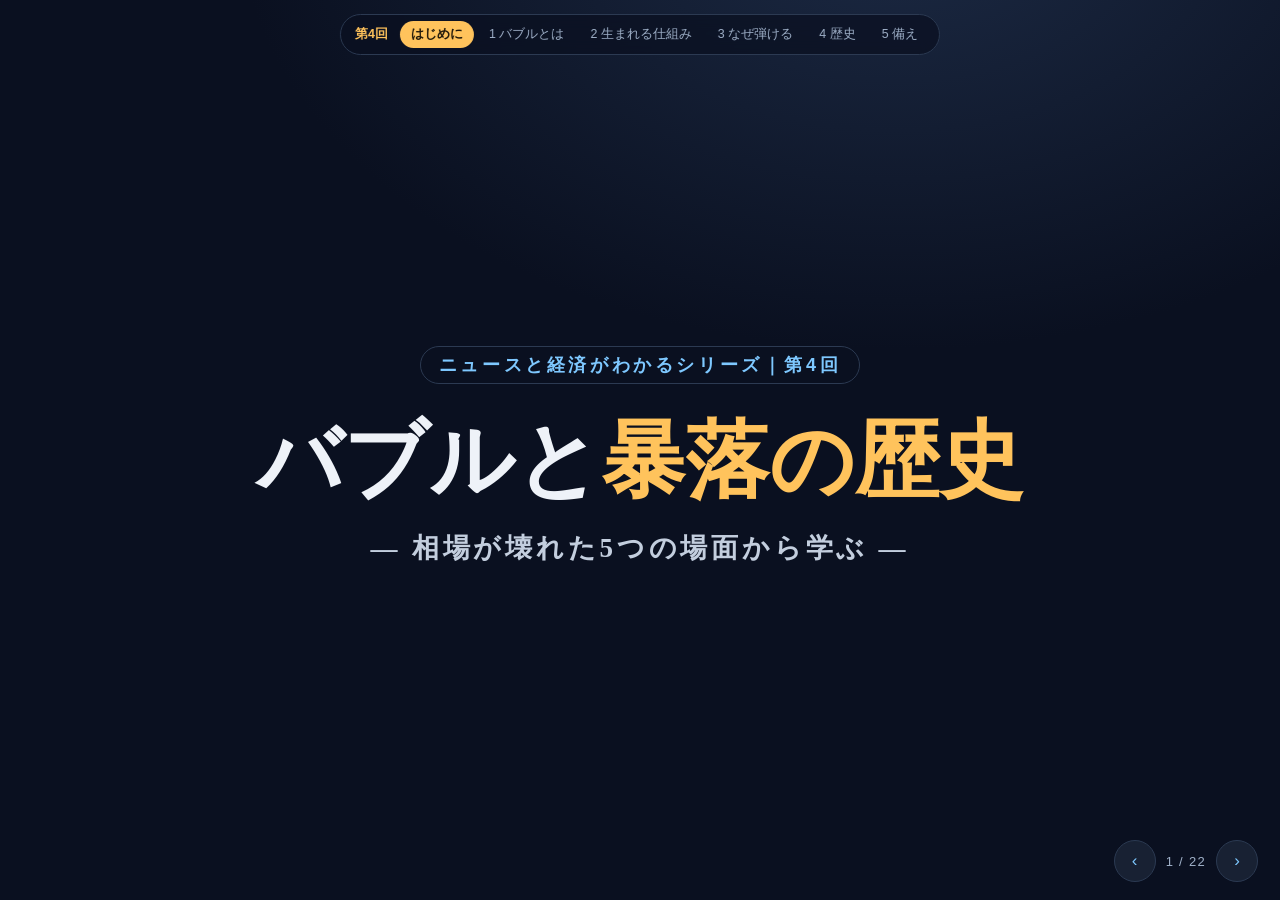
<file: versions/2026-09-10-review-02/index.html>
<!doctype html>
<html lang="ja">
<head>
<meta charset="utf-8">
<meta name="viewport" content="width=device-width,initial-scale=1">
<title>バブルはなぜ弾けるのか｜経済の"嵐"の正体</title>
<style>
:root{
  --bg1:#0a1020; --bg2:#141c2e; --ink:#eef2f8; --sub:#9fb0c8;
  --amber:#ffc35c; --cyan:#7ec8ff; --red:#ff7a6e; --green:#7de0a6;
  --panel:#1a2436; --line:#2c3a52;
}
*{box-sizing:border-box}
html,body{height:100%}
body{margin:0;font-family:-apple-system,"Hiragino Sans","Hiragino Kaku Gothic ProN",sans-serif;
  background:radial-gradient(1200px 800px at 70% -10%,#1c2a44 0%,var(--bg1) 55%),var(--bg1);
  color:var(--ink);overflow:hidden;user-select:none}
/* ===== 上部チャプターナビ ===== */
#chapnav{position:fixed;top:14px;left:50%;transform:translateX(-50%);z-index:50;max-width:94vw;overflow-x:auto;
  display:flex;gap:4px;background:rgba(10,16,32,.72);border:1px solid var(--line);
  border-radius:999px;padding:6px 10px;backdrop-filter:blur(8px);font-size:12.5px}
#chapnav button{all:unset;cursor:pointer;padding:5px 11px;border-radius:999px;color:var(--sub);white-space:nowrap}
#chapnav button.on{background:var(--amber);color:#20180a;font-weight:700}
#chapnav .kai{color:var(--amber);font-weight:700;padding:5px 8px 5px 4px}
/* ===== スライドと切替エンジン ===== */
#deck{position:fixed;inset:0;perspective:1500px}
.slide{position:absolute;inset:0;display:none;flex-direction:column;align-items:center;justify-content:center;
  padding:76px min(72px,6vw) 64px;text-align:center;backface-visibility:hidden}
.slide.on{display:flex;z-index:2}
.slide.leaving{display:flex;z-index:1;pointer-events:none}
/* シネマズーム(本採用): 教育スライド向けにソフトな「ふわっ」 */
.slide.on.fwd{animation:cinIn 1s cubic-bezier(.3,.55,.2,1)}
.slide.on.bwd{animation:cinInB 1s cubic-bezier(.3,.55,.2,1)}
.slide.leaving.fwd{animation:cinOut 1s ease forwards}
.slide.leaving.bwd{animation:cinOutB 1s ease forwards}
@keyframes cinIn{from{opacity:0;transform:scale(.93);filter:blur(5px)}65%{filter:blur(0)}to{opacity:1;transform:scale(1)}}
@keyframes cinOut{to{opacity:0;transform:scale(1.05);filter:blur(4px)}}
@keyframes cinInB{from{opacity:0;transform:scale(1.06);filter:blur(4px)}65%{filter:blur(0)}to{opacity:1;transform:scale(1)}}
@keyframes cinOutB{to{opacity:0;transform:scale(.93);filter:blur(5px)}}
/* ===== タイポ(全画面PC想定・大きめ) ===== */
.kicker{color:var(--amber);letter-spacing:.28em;font-size:14px;font-weight:700;margin-bottom:20px}
h1{font-size:clamp(34px,7.2vw,84px);white-space:nowrap;margin:0 0 18px;line-height:1.22}
h1 .em{color:var(--amber)}
.subtitle{color:var(--sub);font-size:clamp(15px,2vw,24px);letter-spacing:.14em}
h2{font-size:clamp(28px,5.6vw,60px);margin:0 0 14px;line-height:1.3}
.lead{color:var(--sub);font-size:clamp(15px,1.9vw,21px);max-width:820px;line-height:2}
.badge{display:inline-block;border:1px solid var(--line);border-radius:999px;padding:6px 18px;
  color:var(--cyan);font-size:13px;letter-spacing:.2em;margin-bottom:26px}
.chnum{font-size:clamp(70px,13vw,150px);font-weight:800;color:transparent;-webkit-text-stroke:2px var(--amber);opacity:.9;line-height:1;margin-bottom:8px}
/* プレースホルダ */
.todo{border:2px dashed #3b4d6e;border-radius:16px;background:rgba(30,42,64,.35);
  padding:34px 40px;max-width:860px;width:100%;color:var(--sub);font-size:16px;line-height:1.9}
.todo b{color:var(--cyan);display:block;font-size:18px;margin-bottom:8px}
.todo small{color:#6d7f9b}
/* ===== 考えてみて(ぱかっ部品) ===== */
.think{max-width:900px;width:100%}
.think .tag{display:inline-block;background:var(--amber);color:#20180a;font-weight:800;
  border-radius:8px;padding:7px 18px;font-size:15px;letter-spacing:.1em;margin-bottom:24px}
.think .q{font-size:clamp(20px,3.3vw,34px);line-height:1.6;margin-bottom:30px}
.cover-wrap{position:relative;border-radius:16px;overflow:hidden;border:1px solid var(--line)}
.answer{background:var(--panel);padding:36px min(44px,4vw);font-size:clamp(17px,2.4vw,23px);line-height:1.9;min-height:160px;
  display:flex;align-items:center;justify-content:center;color:var(--ink)}
.answer .em{color:var(--amber);font-weight:700}
.cover{position:absolute;inset:0;background:linear-gradient(160deg,#233150,#16203a);
  display:flex;align-items:center;justify-content:center;cursor:pointer;
  transition:transform .5s cubic-bezier(.7,-0.2,.3,1.1),opacity .4s ease;
  color:var(--cyan);font-size:17px;letter-spacing:.14em;border-radius:16px}
.cover::before{content:"▼";margin-right:10px;color:var(--amber)}
.cover.open{transform:translateY(101%);opacity:0;pointer-events:none}
/* ===== おさらい: ダイジェスト(ページ内カルーセル) =====
   第1回→第2回→第3回の象徴シーンを1枚ずつ大きく見せ、→で横スライド。
   3枚見終わった後の→で次のページへ進む(講師は→を押し続けるだけ) */
.digest{width:min(1200px,92vw);position:relative}
.dstage{overflow:hidden;border-radius:22px;border:1px solid var(--line);box-shadow:0 26px 70px rgba(0,0,0,.5)}
.dtrack{display:flex;transition:transform .85s cubic-bezier(.3,.6,.2,1)}
.dpanel{flex:0 0 100%;height:min(62vh,640px);position:relative;overflow:hidden;
  display:flex;flex-direction:column;justify-content:flex-end;text-align:left}
.dpanel .dlabel{position:relative;z-index:3;padding:0 clamp(24px,4vw,52px) clamp(22px,3.5vw,42px)}
.dpanel .dno{font-size:clamp(13px,1.4vw,16px);letter-spacing:.3em;font-weight:800;margin-bottom:6px}
.dpanel .dtitle{font-size:clamp(26px,4.6vw,52px);font-weight:800;line-height:1.35;text-shadow:0 4px 24px rgba(0,0,0,.35)}
.dpanel .dsub{font-size:clamp(13px,1.6vw,18px);opacity:.85;margin-top:6px}
/* 第1回: 天気予報の空 */
.dp1{background:linear-gradient(180deg,#bfe3ff 0%,#eaf4ff 46%,#ffe9c4 100%);color:#33405e}
.dp1 .dno{color:#e08a1e}
.dp1 .sun{position:absolute;top:9%;right:12%;width:clamp(90px,12vw,150px);height:clamp(90px,12vw,150px);border-radius:50%;
  background:radial-gradient(circle at 35% 35%,#ffe2a0,#f6a83c);box-shadow:0 0 90px #f6b956aa;animation:sunFloat 7s ease-in-out infinite}
@keyframes sunFloat{50%{transform:translateY(-14px)}}
.dp1 .cl{position:absolute;background:#fff;border-radius:60px;opacity:.95;filter:drop-shadow(0 10px 24px rgba(120,150,190,.35))}
.dp1 .cl.a{top:20%;left:10%;width:clamp(150px,18vw,240px);height:clamp(44px,5vw,64px);animation:clMove 26s linear infinite alternate}
.dp1 .cl.b{top:42%;left:44%;width:clamp(110px,13vw,180px);height:clamp(34px,4vw,50px);opacity:.8;animation:clMove 32s linear infinite alternate-reverse}
@keyframes clMove{to{transform:translateX(60px)}}
.dp1 .thermo{position:absolute;left:clamp(24px,4vw,52px);top:14%;font-size:clamp(15px,1.8vw,20px);font-weight:700;color:#4a5878;
  background:#ffffffd9;border-radius:999px;padding:10px 22px;box-shadow:0 8px 24px rgba(120,150,190,.3)}
/* 第2回: ローソク足が立ち上がる */
.dp2{background:linear-gradient(180deg,#0e1830,#1b2a4d)}
.dp2 .dno{color:var(--green)}
.dp2 .grid{position:absolute;inset:0;background:repeating-linear-gradient(0deg,transparent 0 88px,#2c3a5233 88px 89px)}
.dp2 .candles{position:absolute;left:6%;right:6%;bottom:30%;height:52%;display:flex;align-items:flex-end;justify-content:space-between}
.dp2 .candles i{width:clamp(16px,2.6vw,34px);border-radius:4px;position:relative;transform-origin:bottom;transform:scaleY(0)}
.slide.on .dp2 .candles i{animation:candleUp .7s cubic-bezier(.3,.7,.3,1.15) forwards}
.dp2 .candles i::before{content:"";position:absolute;left:50%;transform:translateX(-50%);top:-16px;bottom:-12px;width:3px;background:inherit;opacity:.7}
@keyframes candleUp{to{transform:scaleY(1)}}
/* 第3回: 星空と「期待」の光 */
.dp3{background:radial-gradient(900px 480px at 68% -10%,#274070,#0b1226 70%)}
.dp3 .dno{color:var(--cyan)}
.dp3 .stars i{position:absolute;border-radius:50%;background:#cfe4ff;animation:tw 3s ease-in-out infinite}
@keyframes tw{50%{opacity:.15}}
.dp3 .kitai{position:absolute;top:16%;left:50%;transform:translateX(-50%);font-size:clamp(30px,5vw,58px);font-weight:800;color:var(--amber);
  text-shadow:0 0 46px #ffc35c88;letter-spacing:.1em;animation:kitai 3.6s ease-in-out infinite}
@keyframes kitai{50%{transform:translateX(-50%) scale(1.07)}}
.dp3 .rise{position:absolute;left:8%;bottom:26%;width:60%;height:34%;
  background:linear-gradient(to top right,transparent 49.2%,#7ec8ff 49.2%,#7ec8ff 50.8%,transparent 50.8%);opacity:.85}
/* ドット+誘導 */
.ddots{display:flex;gap:10px;justify-content:center;margin-top:20px}
.ddots i{width:10px;height:10px;border-radius:50%;background:#33425e;transition:.3s}
.ddots i.on{background:var(--amber);transform:scale(1.25)}
.recap-lead{color:var(--sub);font-size:clamp(15px,1.8vw,20px);margin-top:14px;min-height:1.6em}
.recap-lead .em{color:var(--amber);font-weight:700}
/* ===== ページ送り・A/B切替 ===== */
#pager{position:fixed;right:22px;bottom:18px;z-index:50;display:flex;align-items:center;gap:10px}
#pager button{all:unset;cursor:pointer;width:40px;height:40px;border-radius:50%;
  background:rgba(26,36,54,.9);border:1px solid var(--line);color:var(--cyan);
  font-size:17px;text-align:center;line-height:40px}
#pager button:hover{background:#243350}
#count{color:var(--sub);font-size:13px;letter-spacing:.1em}
/* 泡の背景 */
.bubbles{position:absolute;inset:0;pointer-events:none;overflow:hidden}
.bubbles i{position:absolute;bottom:-60px;border-radius:50%;
  border:1px solid rgba(126,200,255,.35);background:radial-gradient(circle at 32% 30%,rgba(126,200,255,.18),rgba(126,200,255,.03));
  animation:rise linear infinite}
@keyframes rise{to{transform:translateY(-115vh)}}
</style>
</head>
<body>

<nav id="chapnav">
  <span class="kai">第4回</span>
  <button data-ch="0">はじめに</button>
  <button data-ch="1">1 バブルとは</button>
  <button data-ch="2">2 生まれる仕組み</button>
  <button data-ch="3">3 なぜ弾ける</button>
  <button data-ch="4">4 歴史</button>
  <button data-ch="5">5 備え</button>
</nav>

<div id="deck">

<!-- 0: 表紙 -->
<section data-page-id="p01" class="slide" data-ch="0">
  <div class="bubbles"></div>
  <div class="badge">ニュースと経済がわかるシリーズ｜第4回</div>
  <h1>バブルと<span class="em">暴落の歴史</span></h1>
  <div class="subtitle">— 相場が壊れた5つの場面から学ぶ —</div>
<script>document.title="バブルと暴落の歴史｜相場が壊れた5つの場面から学ぶ";</script><style data-readability="v1">
[data-page-id="p01"]{font-family:"Hiragino Mincho ProN","Yu Mincho",serif;font-weight:600;--sub:#c3cede}
[data-page-id="p01"] h1,[data-page-id="p01"] h2,[data-page-id="p01"] h3{font-weight:600}
[data-page-id="p01"] .lead{font-size:26px;max-width:1120px;line-height:1.85}
[data-page-id="p01"] .kicker,[data-page-id="p01"] .badge{font-family:"Hiragino Sans",sans-serif;font-size:18px}
[data-page-id="p01"] .subtitle{font-size:27px}
[data-page-id="p01"] button,[data-page-id="p01"] input,[data-page-id="p01"] .controls,[data-page-id="p01"] .note,[data-page-id="p01"] .fine,[data-page-id="p01"] .footer,[data-page-id="p01"] a{font-family:"Hiragino Sans",sans-serif}
[data-page-id="p01"] .note{font-size:18px;line-height:1.65;word-break:normal}
[data-page-id="p01"] button{font-size:20px}[data-page-id="p01"] .controls small{font-size:18px}
[data-page-id="p01"] .demo{width:min(1280px,92vw)}
[data-page-id="p01"] .think{max-width:1120px}[data-page-id="p01"] .answer{font-size:27px}[data-page-id="p01"] .think .tag{font-family:"Hiragino Sans",sans-serif;font-size:18px}

</style></section>

<!-- 1: シリーズおさらい(ダイジェスト: ページ内スライド) -->
<section data-page-id="p02" class="slide" data-ch="0" id="recap">
  <div class="kicker">ここまでのおさらい</div>
  <h2>3つの道具は、もう持っています</h2>
  <div class="digest">
    <div class="dstage">
      <div class="dtrack" id="dtrack">
        <div class="dpanel dp1"><img class="recap-art" src="assets/bubble04/recap-economy-v1.png" alt="経済の環境を天気で表した生成イラスト"><div class="recap-shade"></div>
          <div class="sun"></div><div class="cl a"></div><div class="cl b"></div>
          <div class="thermo">🌡 金利 = 経済の気温</div>
          <div class="dlabel"><div class="dno">第1回</div>
            <div class="dtitle">経済は、天気予報と同じ。</div>
            <div class="dsub">ニュースの裏側を「気温(金利)」で読み解きました</div></div>
        </div>
        <div class="dpanel dp2"><img class="recap-art" src="assets/bubble04/recap-stock-v1.png" alt="共同出資で航海を支える商人と船の生成イラスト"><div class="recap-shade"></div>
          <div class="grid"></div>
          <div class="candles">
            <i style="height:26%;background:#7de0a6;animation-delay:.1s"></i>
            <i style="height:44%;background:#ff7a6e;animation-delay:.22s"></i>
            <i style="height:38%;background:#7de0a6;animation-delay:.34s"></i>
            <i style="height:58%;background:#7de0a6;animation-delay:.46s"></i>
            <i style="height:48%;background:#ff7a6e;animation-delay:.58s"></i>
            <i style="height:70%;background:#7de0a6;animation-delay:.7s"></i>
            <i style="height:62%;background:#7de0a6;animation-delay:.82s"></i>
            <i style="height:84%;background:#7de0a6;animation-delay:.94s"></i>
          </div>
          <div class="dlabel"><div class="dno">第2回</div>
            <div class="dtitle">株式は、事業を支える持ち分。</div>
            <div class="dsub">資金を出し合い、会社の成長に参加するしくみを見ました</div></div>
        </div>
        <div class="dpanel dp3"><img class="recap-art" src="assets/bubble04/recap-price-v1.png" alt="利益と期待を天秤で表した生成イラスト"><div class="recap-shade"></div>
          <div class="stars" id="dstars"></div>
          <div class="kitai">期 待</div>
          <div class="rise"></div>
          <div class="dlabel"><div class="dno">第3回</div>
            <div class="dtitle">株価は「期待」で動く</div>
            <div class="dsub">板と利益、そして期待が値段を作るしくみを見ました</div></div>
        </div>
      </div>
    </div>
    <div class="ddots"><i class="on"></i><i></i><i></i></div>
    <p class="recap-lead" id="dlead">→ で進みます</p>
  </div>
<style>
[data-page-id="p02"] .dpanel{height:min(55vh,520px)}
[data-page-id="p02"] .ddots{margin-top:16px}
[data-page-id="p02"] .recap-lead{margin-top:10px}

[data-page-id=p02] .dpanel>.sun,[data-page-id=p02] .dpanel>.cl,[data-page-id=p02] .dpanel>.thermo,[data-page-id=p02] .dpanel>.grid,[data-page-id=p02] .dpanel>.candles,[data-page-id=p02] .dpanel>.stars,[data-page-id=p02] .dpanel>.kitai,[data-page-id=p02] .dpanel>.rise{display:none}
[data-page-id=p02] .recap-art{position:absolute;inset:0;width:100%;height:100%;object-fit:cover;object-position:center top;transform:scale(1.025);transform-origin:center top}
[data-page-id=p02].on .recap-art{animation:recapDrift 14s ease-out both}
[data-page-id=p02] .recap-shade{position:absolute;inset:0;background:linear-gradient(0deg,rgba(5,11,23,.98),rgba(5,11,23,.72) 23%,rgba(5,11,23,.02) 65%)}
[data-page-id=p02] .dpanel .dlabel{width:100%;text-align:left;padding:0 42px 30px}
[data-page-id=p02] .dpanel .dtitle{font-size:42px;color:#fff;text-shadow:0 3px 18px #000}[data-page-id=p02] .dpanel .dsub{font-size:20px;opacity:1;color:#dbe5f1}
[data-page-id=p02] .dno{color:var(--amber)}
@keyframes recapDrift{from{transform:scale(1.025);transform-origin:center top}to{transform:scale(1.09)}}
@media(max-height:850px){[data-page-id=p02] h2{font-size:40px}[data-page-id=p02] .dpanel .dtitle{font-size:36px}[data-page-id=p02] .dpanel .dsub{font-size:18px}}
@media(prefers-reduced-motion:reduce){[data-page-id=p02] .recap-art{animation:none!important}}
</style><style data-readability="v1">
[data-page-id="p02"]{font-family:"Hiragino Mincho ProN","Yu Mincho",serif;font-weight:600;--sub:#c3cede}
[data-page-id="p02"] h1,[data-page-id="p02"] h2,[data-page-id="p02"] h3{font-weight:600}
[data-page-id="p02"] .lead{font-size:26px;max-width:1120px;line-height:1.85}
[data-page-id="p02"] .kicker,[data-page-id="p02"] .badge{font-family:"Hiragino Sans",sans-serif;font-size:18px}
[data-page-id="p02"] .subtitle{font-size:27px}
[data-page-id="p02"] button,[data-page-id="p02"] input,[data-page-id="p02"] .controls,[data-page-id="p02"] .note,[data-page-id="p02"] .fine,[data-page-id="p02"] .footer,[data-page-id="p02"] a{font-family:"Hiragino Sans",sans-serif}
[data-page-id="p02"] .note{font-size:18px;line-height:1.65;word-break:normal}
[data-page-id="p02"] button{font-size:20px}[data-page-id="p02"] .controls small{font-size:18px}
[data-page-id="p02"] .demo{width:min(1280px,92vw)}
[data-page-id="p02"] .think{max-width:1120px}[data-page-id="p02"] .answer{font-size:27px}[data-page-id="p02"] .think .tag{font-family:"Hiragino Sans",sans-serif;font-size:18px}
[data-page-id="p02"] .digest{width:min(1320px,92vw)}[data-page-id="p02"] .dpanel .dtitle{font-size:42px;font-weight:600}[data-page-id="p02"] .dpanel .dsub{font-size:25px;line-height:1.65}[data-page-id="p02"] .dno{font-size:20px}[data-page-id="p02"] .recap-lead{font-size:23px}
</style><style data-semantic-wrap="v1">
[data-page-id="p02"] .meaning-unit{white-space:nowrap;word-break:keep-all;overflow-wrap:normal}
[data-page-id="p02"] :is(.q,.answer,.mechanism-body,.copy p,.takeaway,.review-body p,.lead){line-break:strict;overflow-wrap:normal;word-break:normal}
</style><script data-semantic-wrap="v1">(()=>{
const root=document.currentScript.closest('section'),phrases={"ニュースの裏側を「気温(金利)」で読み解きました": ["ニュースの裏側を", "|", "「気温(金利)」で", "|", "読み解きました"], "資金を出し合い、会社の成長に参加するしくみを見ました": ["資金を出し合い、", "|", "会社の成長に参加する", "|", "しくみを見ました"], "板と利益、そして期待が値段を作るしくみを見ました": ["板と利益、そして期待が", "|", "値段を作るしくみを", "|", "見ました"]};
function format(){
 const walker=document.createTreeWalker(root,NodeFilter.SHOW_TEXT),pending=[];let node;
 while(node=walker.nextNode()){
  if(node.parentElement.closest('script,style,svg,.meaning-unit'))continue;
  if(phrases[node.textContent])pending.push(node);
 }
 for(const node of pending){const fragment=document.createDocumentFragment();
  for(const part of phrases[node.textContent]){
   const el=document.createElement(part==='~'?'br':part==='|'?'wbr':'span');
   if(part!=='~'&&part!=='|'){el.className='meaning-unit';el.textContent=part;}fragment.append(el);
  }node.replaceWith(fragment);
 }
}
format();new MutationObserver(format).observe(root,{childList:true,subtree:true});
})();</script></section>

<!-- 章1 トビラ -->
<section data-page-id="p03" class="slide" data-ch="1">
  <div class="bubbles"></div>
  <div class="chnum">1</div>
  <h2>バブルとは何か</h2>
  <p class="lead">値段が「実力」から離れて、期待だけでふくらんでいる状態。</p>
<style data-readability="v1">
[data-page-id="p03"]{font-family:"Hiragino Mincho ProN","Yu Mincho",serif;font-weight:600;--sub:#c3cede}
[data-page-id="p03"] h1,[data-page-id="p03"] h2,[data-page-id="p03"] h3{font-weight:600}
[data-page-id="p03"] .lead{font-size:26px;max-width:1120px;line-height:1.85}
[data-page-id="p03"] .kicker,[data-page-id="p03"] .badge{font-family:"Hiragino Sans",sans-serif;font-size:18px}
[data-page-id="p03"] .subtitle{font-size:27px}
[data-page-id="p03"] button,[data-page-id="p03"] input,[data-page-id="p03"] .controls,[data-page-id="p03"] .note,[data-page-id="p03"] .fine,[data-page-id="p03"] .footer,[data-page-id="p03"] a{font-family:"Hiragino Sans",sans-serif}
[data-page-id="p03"] .note{font-size:18px;line-height:1.65;word-break:normal}
[data-page-id="p03"] button{font-size:20px}[data-page-id="p03"] .controls small{font-size:18px}
[data-page-id="p03"] .demo{width:min(1280px,92vw)}
[data-page-id="p03"] .think{max-width:1120px}[data-page-id="p03"] .answer{font-size:27px}[data-page-id="p03"] .think .tag{font-family:"Hiragino Sans",sans-serif;font-size:18px}

</style><style data-semantic-wrap="v1">
[data-page-id="p03"] .meaning-unit{white-space:nowrap;word-break:keep-all;overflow-wrap:normal}
[data-page-id="p03"] :is(.q,.answer,.mechanism-body,.copy p,.takeaway,.review-body p,.lead){line-break:strict;overflow-wrap:normal;word-break:normal}
</style><script data-semantic-wrap="v1">(()=>{
const root=document.currentScript.closest('section'),phrases={"値段が「実力」から離れて、期待だけでふくらんでいる状態。": ["値段が「実力」から離れて、", "|", "期待だけでふくらんでいる状態。"]};
function format(){
 const walker=document.createTreeWalker(root,NodeFilter.SHOW_TEXT),pending=[];let node;
 while(node=walker.nextNode()){
  if(node.parentElement.closest('script,style,svg,.meaning-unit'))continue;
  if(phrases[node.textContent])pending.push(node);
 }
 for(const node of pending){const fragment=document.createDocumentFragment();
  for(const part of phrases[node.textContent]){
   const el=document.createElement(part==='~'?'br':part==='|'?'wbr':'span');
   if(part!=='~'&&part!=='|'){el.className='meaning-unit';el.textContent=part;}fragment.append(el);
  }node.replaceWith(fragment);
 }
}
format();new MutationObserver(format).observe(root,{childList:true,subtree:true});
})();</script></section>

<section data-page-id="p04" class="slide" data-ch="1">
  <div class="kicker">1-1</div>
  <h2>実力の線と、値段の線</h2>
  <div class="demo"><svg class="gapchart" viewBox="0 0 1000 330" role="img" aria-label="利益などから見た実力と値段の乖離を示す概念図"><path d="M60 20 V290 H950" fill="none" stroke="var(--line)" stroke-width="2"/><text x="70" y="28">水準（イメージ）</text><text x="885" y="319">時間</text><path class="area" d="M80 255 L250 235 L430 210 L610 135 L790 62 L920 35 L920 190 L790 205 L610 218 L430 233 L250 245 L80 260Z"/><path class="fundamental" d="M80 260 L250 245 L430 233 L610 218 L790 205 L920 190"/><polyline class="market" points="80,255 250,238 430,222 610,208 790,192 920,180"/><text class="gaplabel" x="590" y="175">期待のふくらみ</text><text x="695" y="258" class="fundlabel">実力（利益など）</text><text class="pricelabel" x="850" y="22">値段</text></svg><p class="caption" aria-live="polite">まず、実力と値段が並んで進む</p><p class="stage-detail" aria-live="polite"></p><div class="controls"><button class="advance">値段の変化を見る</button><button class="reset">最初から</button></div></div>
<style>
[data-page-id="p04"] .demo{width:min(1060px,88vw);position:relative;color:var(--ink)}
[data-page-id="p04"] .controls{display:flex;gap:12px;align-items:center;justify-content:center;margin-top:14px}
[data-page-id="p04"] button{font:inherit;color:var(--cyan);background:var(--panel);border:1px solid var(--line);border-radius:999px;padding:10px 24px;cursor:pointer;font-size:17px}
[data-page-id="p04"] button:focus-visible,[data-page-id="p04"] input:focus-visible{outline:2px solid var(--amber);outline-offset:4px}
[data-page-id="p04"] button:disabled{opacity:.45;cursor:default}
[data-page-id="p04"] .caption{font-size:clamp(18px,2vw,25px);min-height:1.6em;margin:10px 0;color:var(--amber);line-height:1.6;word-break:keep-all;overflow-wrap:normal}
[data-page-id="p04"] .note{font-size:13px;color:var(--sub);line-height:1.6;margin:8px 0;word-break:keep-all}
[data-page-id="p04"] .reveal{opacity:0;transform:translateY(16px);transition:opacity .85s ease,transform .85s ease;visibility:hidden}
[data-page-id="p04"] .reveal.visible{opacity:1;transform:none;visibility:visible}
[data-page-id="p04"] .controls small{color:var(--sub)}[data-page-id="p04"] .gapchart{width:100%;height:min(40vh,350px)}[data-page-id="p04"] svg text{fill:var(--sub);font-size:18px}[data-page-id="p04"] .fundamental{fill:none;stroke:var(--green);stroke-width:5;stroke-linecap:round}[data-page-id="p04"] .market{fill:none;stroke:var(--amber);stroke-width:5;stroke-linecap:round;stroke-linejoin:round}[data-page-id="p04"] .area{fill:var(--amber);opacity:0;transition:opacity .85s ease}[data-page-id="p04"] .gaplabel{fill:var(--amber);font-size:26px;opacity:0;transition:opacity .85s ease}[data-page-id="p04"] .fundlabel{fill:var(--green)}[data-page-id="p04"] .pricelabel{fill:var(--amber)}
[data-page-id="p04"] .stage-detail{font-size:20px;line-height:1.75;color:var(--ink);margin:8px auto 14px;min-height:70px;word-break:keep-all;max-width:1000px}
[data-page-id="p04"] .stage-detail b{color:var(--cyan)}
@media(max-height:800px){[data-page-id="p04"] h2{font-size:44px}[data-page-id="p04"] .kicker{margin-bottom:8px}[data-page-id="p04"] .stage-detail{font-size:18px;min-height:60px;margin:4px auto}}
[data-page-id="p04"] .gapchart{height:min(32vh,290px)}
</style>
<script>(()=>{const s=document.currentScript.closest("section");const $=q=>s.querySelector(q);const $$=q=>[...s.querySelectorAll(q)];
let stage=0,raf=0;const low=[255,238,222,208,192,180],high=[255,235,210,135,62,35],xs=[80,250,430,610,790,920];let ys=[...low];
const stageDetails=["たとえば、<b>お店の利益が少しずつ増える</b>。<br>その成長を見込んで、値段も少しずつ上がる。", "お店の利益は急に増えていないのに、<b>「もっと高く売れるはず」</b>と買う人が増える。<br>値段の上昇が、次の期待を呼び込む。", "上がった値段を支えるには、<b>将来の利益や買い手への期待</b>が必要になる。<br>期待が変わったとき、値段も大きく動きやすい。"];
function render(){s.dataset.stage=stage;$(".stage-detail").innerHTML=stageDetails[stage];const goal=stage?high:low,from=[...ys],start=performance.now();cancelAnimationFrame(raf);function tick(t){const p=Math.min(1,(t-start)/850),v=1-Math.pow(1-p,3);ys=from.map((x,i)=>x+(goal[i]-x)*v);$('.market').setAttribute('points',xs.map((x,i)=>x+','+ys[i]).join(' '));$('.pricelabel').setAttribute('y',ys[5]-16);if(p<1)raf=requestAnimationFrame(tick);}raf=requestAnimationFrame(tick);$('.area').style.opacity=stage===2?.17:0;$('.gaplabel').style.opacity=stage===2?1:0;$('.caption').textContent=['まず、実力と値段が並んで進む','値段だけが、実力から離れていく','この隔たりに、期待のふくらみが見える'][stage];$('.advance').disabled=stage===2;}
s.pageStep=d=>{if(stage+d<0||stage+d>2)return false;stage+=d;render();return true;};$('.advance').onclick=e=>{e.stopPropagation();window.deckStep(1);};$('.reset').onclick=e=>{e.stopPropagation();stage=0;render();};render();})();</script>
<style data-readability="v1">
[data-page-id="p04"]{font-family:"Hiragino Mincho ProN","Yu Mincho",serif;font-weight:600;--sub:#c3cede}
[data-page-id="p04"] h1,[data-page-id="p04"] h2,[data-page-id="p04"] h3{font-weight:600}
[data-page-id="p04"] .lead{font-size:26px;max-width:1120px;line-height:1.85}
[data-page-id="p04"] .kicker,[data-page-id="p04"] .badge{font-family:"Hiragino Sans",sans-serif;font-size:18px}
[data-page-id="p04"] .subtitle{font-size:27px}
[data-page-id="p04"] button,[data-page-id="p04"] input,[data-page-id="p04"] .controls,[data-page-id="p04"] .note,[data-page-id="p04"] .fine,[data-page-id="p04"] .footer,[data-page-id="p04"] a{font-family:"Hiragino Sans",sans-serif}
[data-page-id="p04"] .note{font-size:18px;line-height:1.65;word-break:normal}
[data-page-id="p04"] button{font-size:20px}[data-page-id="p04"] .controls small{font-size:18px}
[data-page-id="p04"] .demo{width:min(1280px,92vw)}
[data-page-id="p04"] .think{max-width:1120px}[data-page-id="p04"] .answer{font-size:27px}[data-page-id="p04"] .think .tag{font-family:"Hiragino Sans",sans-serif;font-size:18px}
[data-page-id="p04"] .stage-detail{font-size:25px;max-width:1160px;word-break:normal;min-height:80px}[data-page-id="p04"] svg text{font-size:22px}
</style><style>[data-page-id=p04] .kicker{margin-bottom:10px}[data-page-id=p04] .gapchart{height:min(30vh,275px)}</style><style data-semantic-wrap="v1">
[data-page-id="p04"] .meaning-unit{white-space:nowrap;word-break:keep-all;overflow-wrap:normal}
[data-page-id="p04"] :is(.q,.answer,.mechanism-body,.copy p,.takeaway,.review-body p,.lead){line-break:strict;overflow-wrap:normal;word-break:normal}
</style><script data-semantic-wrap="v1">(()=>{
const root=document.currentScript.closest('section'),phrases={"その成長を見込んで、値段も少しずつ上がる。": ["その成長を見込んで、", "|", "値段も少しずつ上がる。"], "値段の上昇が、次の期待を呼び込む。": ["値段の上昇が、", "|", "次の期待を呼び込む。"], "期待が変わったとき、値段も大きく動きやすい。": ["期待が変わったとき、", "|", "値段も大きく動きやすい。"]};
function format(){
 const walker=document.createTreeWalker(root,NodeFilter.SHOW_TEXT),pending=[];let node;
 while(node=walker.nextNode()){
  if(node.parentElement.closest('script,style,svg,.meaning-unit'))continue;
  if(phrases[node.textContent])pending.push(node);
 }
 for(const node of pending){const fragment=document.createDocumentFragment();
  for(const part of phrases[node.textContent]){
   const el=document.createElement(part==='~'?'br':part==='|'?'wbr':'span');
   if(part!=='~'&&part!=='|'){el.className='meaning-unit';el.textContent=part;}fragment.append(el);
  }node.replaceWith(fragment);
 }
}
format();new MutationObserver(format).observe(root,{childList:true,subtree:true});
})();</script><style data-polish="v2">[data-page-id=p04] .gapchart{height:min(40vh,350px)}[data-page-id=p04] .kicker{font-size:24px}[data-page-id=p04] .stage-detail{min-height:80px;margin:8px auto}[data-page-id=p04] .controls{margin-top:8px}</style></section>

<section data-page-id="p05" class="slide" data-ch="1">
  <div class="answer-art" aria-hidden="true"></div><div class="answer-shade" aria-hidden="true"></div><div class="think">
    <div class="tag">考えてみてください</div>
    <div class="q">値段が上がり続けているとき、みんなが買っているのは<br>「モノそのもの」? それとも——?</div>
    <div class="cover-wrap">
      <div class="answer"><span>買われているのは<span class="em">「もっと上がるはず」という期待。</span><br>モノの中身は、昨日と何も変わっていません。</span></div>
      <div class="cover">クリックで開く</div>
    </div>
  </div>

<style>
[data-page-id=p05] .answer-art{position:absolute;inset:0;background:url('assets/bubble04/expectation-scene-v1.png') center/cover no-repeat;opacity:0;transform:scale(1.055);transition:opacity 1.5s ease,transform 2.5s ease;pointer-events:none}
[data-page-id=p05].answer-revealed .answer-art{opacity:.42;transform:scale(1)}
[data-page-id=p05] .answer-shade{position:absolute;inset:0;background:linear-gradient(90deg,rgba(5,10,22,.68),rgba(5,10,22,.3));pointer-events:none}
[data-page-id=p05] .think{position:relative;z-index:2;text-shadow:0 2px 18px #000}
[data-page-id=p05].answer-revealed .answer{background:rgba(11,18,34,.75);backdrop-filter:blur(4px)}
[data-page-id=p05-scene]{padding:0;isolation:isolate;background:#080e1b}
[data-page-id=p05-scene] .hero-art{position:absolute;inset:0;width:100%;height:100%;object-fit:cover;object-position:center;z-index:-2}
[data-page-id=p05-scene] .hero-shade{position:absolute;inset:0;background:linear-gradient(0deg,rgba(3,8,18,.88),transparent 38%,rgba(3,8,18,.12) 82%,rgba(3,8,18,.6));z-index:-1}
[data-page-id=p05-scene] .hero-line{position:absolute;bottom:11%;left:7%;right:7%;text-align:left;font-size:clamp(30px,3.4vw,49px);font-family:"Hiragino Mincho ProN","Yu Mincho","YuMincho",serif;font-weight:600;line-height:1.65;letter-spacing:.025em;color:#f5f4ef;text-shadow:0 2px 18px rgba(0,0,0,.65)}
[data-page-id=p05-scene].on.fwd,[data-page-id=p05-scene].on.bwd{animation:expectationFade 1.8s cubic-bezier(.25,.1,.25,1) both}
[data-page-id=p05].leaving.fwd{animation:expectationExit .78s ease both}
[data-page-id=p05-scene].on .hero-art{animation:none;transform:none;filter:none}
[data-page-id=p05-scene].on .hero-line{animation:expectationCaption 2.2s ease both}
@keyframes expectationFade{from{opacity:0;transform:none;filter:none}to{opacity:1;transform:none;filter:none}}
@keyframes expectationExit{to{opacity:0;transform:none;filter:none}}
@keyframes expectationCaption{from{opacity:0}30%{opacity:0}to{opacity:1}}
@media(prefers-reduced-motion:reduce){[data-page-id=p05] .answer-art{transition:none}[data-page-id=p05-scene],[data-page-id=p05-scene] .hero-art,[data-page-id=p05-scene] .hero-line{animation:none!important}}
</style>
<script>(()=>{
const page=document.currentScript.closest('section'),cover=page.querySelector('.cover');
const sync=()=>page.classList.toggle('answer-revealed',cover.classList.contains('open'));
new MutationObserver(sync).observe(cover,{attributes:true,attributeFilter:['class']});sync();
// This scene belongs to p05. Restoring p05 removes both its reveal and inserted scene.
document.addEventListener('DOMContentLoaded',()=>{
 if(document.querySelector('[data-page-id="p05-scene"]'))return;
 const scene=document.createElement('section');scene.className='slide';scene.dataset.pageId='p05-scene';scene.dataset.ch='1';scene.setAttribute('aria-label','期待が大きくふくらむ象徴的なシーン');
 scene.innerHTML='<img class="hero-art" src="assets/bubble04/expectation-scene-v1.png" alt="小さなチューリップの周囲に巨大な泡がふくらみ、その中に黄金の都市が浮かぶ象徴的な生成イラスト"><div class="hero-shade"></div><div class="hero-line">買っているのは、<br><span style="color:var(--amber)">まだ来ていない未来。</span></div>';
 page.after(scene);const pos=slides.indexOf(page);if(pos>=0)slides.splice(pos+1,0,scene);count.textContent=(cur+1)+' / '+slides.length;
});
})();</script>
<style data-readability="v1">
[data-page-id="p05"]{font-family:"Hiragino Mincho ProN","Yu Mincho",serif;font-weight:600;--sub:#c3cede}
[data-page-id="p05"] h1,[data-page-id="p05"] h2,[data-page-id="p05"] h3{font-weight:600}
[data-page-id="p05"] .lead{font-size:26px;max-width:1120px;line-height:1.85}
[data-page-id="p05"] .kicker,[data-page-id="p05"] .badge{font-family:"Hiragino Sans",sans-serif;font-size:18px}
[data-page-id="p05"] .subtitle{font-size:27px}
[data-page-id="p05"] button,[data-page-id="p05"] input,[data-page-id="p05"] .controls,[data-page-id="p05"] .note,[data-page-id="p05"] .fine,[data-page-id="p05"] .footer,[data-page-id="p05"] a{font-family:"Hiragino Sans",sans-serif}
[data-page-id="p05"] .note{font-size:18px;line-height:1.65;word-break:normal}
[data-page-id="p05"] button{font-size:20px}[data-page-id="p05"] .controls small{font-size:18px}
[data-page-id="p05"] .demo{width:min(1280px,92vw)}
[data-page-id="p05"] .think{max-width:1120px}[data-page-id="p05"] .answer{font-size:27px}[data-page-id="p05"] .think .tag{font-family:"Hiragino Sans",sans-serif;font-size:18px}

</style><style data-semantic-wrap="v1">
[data-page-id="p05"] .meaning-unit{white-space:nowrap;word-break:keep-all;overflow-wrap:normal}
[data-page-id="p05"] :is(.q,.answer,.mechanism-body,.copy p,.takeaway,.review-body p,.lead){line-break:strict;overflow-wrap:normal;word-break:normal}
</style><script data-semantic-wrap="v1">(()=>{
const root=document.currentScript.closest('section'),phrases={"値段が上がり続けているとき、みんなが買っているのは": ["値段が上がり続けているとき、", "|", "みんなが買っているのは"], "「モノそのもの」? それとも——?": ["「モノそのもの」? ", "|", "それとも——?"], "モノの中身は、昨日と何も変わっていません。": ["モノの中身は、", "|", "昨日と何も変わっていません。"]};
function format(){
 const walker=document.createTreeWalker(root,NodeFilter.SHOW_TEXT),pending=[];let node;
 while(node=walker.nextNode()){
  if(node.parentElement.closest('script,style,svg,.meaning-unit'))continue;
  if(phrases[node.textContent])pending.push(node);
 }
 for(const node of pending){const fragment=document.createDocumentFragment();
  for(const part of phrases[node.textContent]){
   const el=document.createElement(part==='~'?'br':part==='|'?'wbr':'span');
   if(part!=='~'&&part!=='|'){el.className='meaning-unit';el.textContent=part;}fragment.append(el);
  }node.replaceWith(fragment);
 }
}
format();new MutationObserver(format).observe(root,{childList:true,subtree:true});
})();</script><style data-polish="v2">[data-page-id=p05] .think .tag{font-size:34px;padding:13px 34px;letter-spacing:.04em;text-shadow:none}[data-page-id=p05] .cover{font-size:28px;letter-spacing:.08em}</style></section>

<!-- 章2 トビラ -->
<section data-page-id="p06" class="slide" data-ch="2">
  <div class="bubbles"></div>
  <div class="chnum">2</div>
  <h2>バブルが生まれる仕組み</h2>
  <p class="lead">買いが買いを呼ぶ。あたたかい空気(低金利)が、泡を育てる。</p>
<style data-readability="v1">
[data-page-id="p06"]{font-family:"Hiragino Mincho ProN","Yu Mincho",serif;font-weight:600;--sub:#c3cede}
[data-page-id="p06"] h1,[data-page-id="p06"] h2,[data-page-id="p06"] h3{font-weight:600}
[data-page-id="p06"] .lead{font-size:26px;max-width:1120px;line-height:1.85}
[data-page-id="p06"] .kicker,[data-page-id="p06"] .badge{font-family:"Hiragino Sans",sans-serif;font-size:18px}
[data-page-id="p06"] .subtitle{font-size:27px}
[data-page-id="p06"] button,[data-page-id="p06"] input,[data-page-id="p06"] .controls,[data-page-id="p06"] .note,[data-page-id="p06"] .fine,[data-page-id="p06"] .footer,[data-page-id="p06"] a{font-family:"Hiragino Sans",sans-serif}
[data-page-id="p06"] .note{font-size:18px;line-height:1.65;word-break:normal}
[data-page-id="p06"] button{font-size:20px}[data-page-id="p06"] .controls small{font-size:18px}
[data-page-id="p06"] .demo{width:min(1280px,92vw)}
[data-page-id="p06"] .think{max-width:1120px}[data-page-id="p06"] .answer{font-size:27px}[data-page-id="p06"] .think .tag{font-family:"Hiragino Sans",sans-serif;font-size:18px}

</style><style data-semantic-wrap="v1">
[data-page-id="p06"] .meaning-unit{white-space:nowrap;word-break:keep-all;overflow-wrap:normal}
[data-page-id="p06"] :is(.q,.answer,.mechanism-body,.copy p,.takeaway,.review-body p,.lead){line-break:strict;overflow-wrap:normal;word-break:normal}
</style><script data-semantic-wrap="v1">(()=>{
const root=document.currentScript.closest('section'),phrases={"買いが買いを呼ぶ。あたたかい空気(低金利)が、泡を育てる。": ["買いが買いを呼ぶ。", "|", "あたたかい空気(低金利)が、", "|", "泡を育てる。"]};
function format(){
 const walker=document.createTreeWalker(root,NodeFilter.SHOW_TEXT),pending=[];let node;
 while(node=walker.nextNode()){
  if(node.parentElement.closest('script,style,svg,.meaning-unit'))continue;
  if(phrases[node.textContent])pending.push(node);
 }
 for(const node of pending){const fragment=document.createDocumentFragment();
  for(const part of phrases[node.textContent]){
   const el=document.createElement(part==='~'?'br':part==='|'?'wbr':'span');
   if(part!=='~'&&part!=='|'){el.className='meaning-unit';el.textContent=part;}fragment.append(el);
  }node.replaceWith(fragment);
 }
}
format();new MutationObserver(format).observe(root,{childList:true,subtree:true});
})();</script></section>

<section data-page-id="p07" class="slide" data-ch="2">
  <div class="kicker">2-1</div>
  <h2>買いが、買いを呼ぶ</h2>
  <div class="demo"><div class="sky"><div class="weather">気温：あたたかい（低金利）</div><div class="orb"><span>値段のイメージ</span><strong class="price">100</strong></div><aside class="mechanism"><small class="mechanism-count"></small><h3 class="mechanism-title"></h3><p class="mechanism-body"></p></aside><div class="crowd" aria-label="買う人のイメージ"></div><svg class="fall" viewBox="0 0 800 140" aria-label="値段が下がるイメージ"><path d="M30 30 L250 20 L440 25 L550 110 L760 125"/></svg><div class="particles" aria-hidden="true">·　·　·　·　·</div></div><p class="caption" aria-live="polite"></p><div class="controls"><button class="advance">買う人が増える</button><button class="reset">最初から</button><small class="progress"></small></div><p class="note">値段は仕組みを示す仮の指数です。黄色は借りて買う人、青はそれ以外の人。</p></div>
<style>
[data-page-id="p07"] .demo{width:min(1060px,88vw);position:relative;color:var(--ink)}
[data-page-id="p07"] .controls{display:flex;gap:12px;align-items:center;justify-content:center;margin-top:14px}
[data-page-id="p07"] button{font:inherit;color:var(--cyan);background:var(--panel);border:1px solid var(--line);border-radius:999px;padding:10px 24px;cursor:pointer;font-size:17px}
[data-page-id="p07"] button:focus-visible,[data-page-id="p07"] input:focus-visible{outline:2px solid var(--amber);outline-offset:4px}
[data-page-id="p07"] button:disabled{opacity:.45;cursor:default}
[data-page-id="p07"] .caption{font-size:clamp(18px,2vw,25px);min-height:1.6em;margin:10px 0;color:var(--amber);line-height:1.6;word-break:keep-all;overflow-wrap:normal}
[data-page-id="p07"] .note{font-size:13px;color:var(--sub);line-height:1.6;margin:8px 0;word-break:keep-all}
[data-page-id="p07"] .reveal{opacity:0;transform:translateY(16px);transition:opacity .85s ease,transform .85s ease;visibility:hidden}
[data-page-id="p07"] .reveal.visible{opacity:1;transform:none;visibility:visible}
[data-page-id="p07"] .controls small{color:var(--sub)}[data-page-id="p07"] .sky{height:min(39vh,345px);position:relative;display:flex;justify-content:center;align-items:center;border-bottom:1px solid var(--line)}
[data-page-id="p07"] .weather{position:absolute;top:10px;left:0;color:var(--cyan);font-size:16px}
[data-page-id="p07"] .orb{width:210px;height:210px;border:2px solid var(--cyan);border-radius:50%;display:flex;flex-direction:column;justify-content:center;background:radial-gradient(circle at 30% 25%,var(--panel),var(--bg2) 55%,var(--cyan) 96%,var(--amber));box-shadow:inset -8px -9px 30px var(--panel),0 0 35px var(--panel);transition:transform .85s ease-out,opacity .85s ease-out;position:relative;z-index:2}
[data-page-id="p07"] .orb span{font-size:14px;color:var(--sub)}[data-page-id="p07"] .price{font-size:44px;color:var(--amber)}
[data-page-id="p07"] .crowd{position:absolute;bottom:5px;left:0;right:0;display:flex;justify-content:center;gap:7px;height:37px;align-items:flex-end}
[data-page-id="p07"] .person{display:block;width:15px;height:25px;background:var(--cyan);border-radius:8px 8px 2px 2px;position:relative;transition:opacity .85s ease,transform .85s ease;opacity:0;transform:translateY(10px)}
[data-page-id="p07"] .person:before{content:'';position:absolute;width:9px;height:9px;border-radius:50%;background:inherit;top:-11px;left:3px}
[data-page-id="p07"] .person.here{opacity:.85;transform:none}[data-page-id="p07"] .person.borrow{background:var(--amber)}
[data-page-id="p07"] .fall{position:absolute;width:75%;height:100px;bottom:60px;opacity:0;transition:opacity .85s ease}
[data-page-id="p07"] .fall path{fill:none;stroke:var(--red);stroke-width:4;stroke-linecap:round}
[data-page-id="p07"] .particles{position:absolute;top:40%;color:var(--red);font-size:50px;opacity:0;pointer-events:none}
[data-page-id="p07"][data-stage="3"] .particles{animation:p07dust .9s ease-out forwards}
@keyframes p07dust{25%{opacity:.8}to{opacity:0;transform:translateY(36px)}}
[data-page-id="p07"] input{width:360px;max-width:48vw;accent-color:var(--amber);cursor:pointer}
@media(max-height:780px){[data-page-id="p07"] .sky{height:29vh}[data-page-id="p07"] .orb{width:165px;height:165px}[data-page-id="p07"] .weather{font-size:14px}}
[data-page-id="p07"] .particles,[data-page-id="p07"] .fall{display:none}
[data-page-id="p07"] .orb{width:180px;height:180px;margin-bottom:32px}
@media(max-height:780px){[data-page-id="p07"] .sky{height:36vh}[data-page-id="p07"] .orb{width:130px;height:130px}}
[data-page-id="p07"] .sky{height:min(43vh,390px);justify-content:flex-start;padding-left:160px}
[data-page-id="p07"] .orb{width:210px;height:210px;margin-bottom:38px;flex-shrink:0}
[data-page-id="p07"] .mechanism{position:absolute;left:57%;right:1%;top:70px;text-align:left;border-left:2px solid var(--line);padding-left:30px}
[data-page-id="p07"] .mechanism small{font-size:17px;color:var(--cyan)}
[data-page-id="p07"] .mechanism h3{font-size:28px;line-height:1.4;margin:12px 0;color:var(--amber);word-break:keep-all}
[data-page-id="p07"] .mechanism p{font-size:21px;line-height:1.8;margin:0;word-break:keep-all}
[data-page-id="p07"] .fall{left:20px;width:48%;bottom:90px}
[data-page-id="p07"] .particles{left:16%}
@media(max-height:800px){[data-page-id="p07"] h2{font-size:44px}[data-page-id="p07"] .kicker{margin-bottom:8px}[data-page-id="p07"] .sky{height:330px}[data-page-id="p07"] .orb{width:180px;height:180px}[data-page-id="p07"] .mechanism{top:45px}[data-page-id="p07"] .mechanism h3{font-size:25px}[data-page-id="p07"] .mechanism p{font-size:19px}}
[data-page-id="p07"] .weather{top:-16px}
[data-page-id="p07"].on .mechanism{animation:p07explainA .85s ease-out}
[data-page-id="p07"].on:is([data-stage="1"],[data-stage="3"],[data-stage="5"]) .mechanism{animation-name:p07explainB}
@keyframes p07explainA{from{opacity:0;transform:translateY(10px)}to{opacity:1;transform:none}}
@keyframes p07explainB{from{opacity:0;transform:translateY(10px)}to{opacity:1;transform:none}}
@media(max-height:850px){[data-page-id="p07"] .orb{width:180px;height:180px;margin-bottom:64px}}
</style>
<script>(()=>{const s=document.currentScript.closest("section");const $=q=>s.querySelector(q);const $$=q=>[...s.querySelectorAll(q)];for(let i=0;i<36;i++){const p=document.createElement('i');p.className='person'+(i<18?' borrow':'');$('.crowd').appendChild(p);}
let stage=0,raf=0;const captions=['買いたい人が、集まりはじめる','値段が上がると、まわりも気になる','もうかった話を聞いて、また人が集まる','「乗り遅れたくない」という気持ち','買いが買いを呼び、泡が育つ','大きな泡。その値段を支えるのは？'];
const mechanism=[["買い手 6人", "最初の買い", "将来の成長を見込んで買う。まだ、値段の話ばかりではない。"], ["買い手 12人", "値上がりが注目を集める", "買う人が増え、値段が上がる。それを見た人が関心を持つ。"], ["買い手 18人", "もうかった話が広がる", "利益を得た人の話は目立つ。一方で、損をした話は見えにくい。"], ["買い手 24人", "期待で参加する", "中身を確かめるより、「みんなが買っている」が理由になる。"], ["買い手 30人", "乗り遅れたくない", "焦りから予算を増やす。借りて買うと、返済の負担も抱える。"], ["買い手 36人", "次の買い手が必要になる", "高く売るには、その値段で買ってくれる人が必要。泡の大きさだけでは安心できない。"]];
function render(){s.dataset.stage=stage;$('.mechanism-count').textContent=mechanism[stage][0];$('.mechanism-title').textContent=mechanism[stage][1];$('.mechanism-body').textContent=mechanism[stage][2];$('.caption').textContent=captions[stage];$('.orb').style.transform='scale('+(1+stage*.12)+')';$$('.person').forEach((p,i)=>p.classList.toggle('here',i<(stage+1)*6));$('.advance').disabled=stage===5;$('.progress').textContent=stage+' / 5';cancelAnimationFrame(raf);const start=performance.now(),from=Number($('.price').textContent),to=100+stage*30;function tick(t){const x=Math.min(1,(t-start)/850);$('.price').textContent=Math.round(from+(to-from)*(1-Math.pow(1-x,3)));if(x<1)raf=requestAnimationFrame(tick);}raf=requestAnimationFrame(tick);}
s.pageStep=d=>{if(stage+d<0||stage+d>5)return false;stage+=d;render();return true;};$('.advance').onclick=e=>{e.stopPropagation();window.deckStep(1);};$('.reset').onclick=e=>{e.stopPropagation();stage=0;render();};render();})();</script>
<style data-readability="v1">
[data-page-id="p07"]{font-family:"Hiragino Mincho ProN","Yu Mincho",serif;font-weight:600;--sub:#c3cede}
[data-page-id="p07"] h1,[data-page-id="p07"] h2,[data-page-id="p07"] h3{font-weight:600}
[data-page-id="p07"] .lead{font-size:26px;max-width:1120px;line-height:1.85}
[data-page-id="p07"] .kicker,[data-page-id="p07"] .badge{font-family:"Hiragino Sans",sans-serif;font-size:18px}
[data-page-id="p07"] .subtitle{font-size:27px}
[data-page-id="p07"] button,[data-page-id="p07"] input,[data-page-id="p07"] .controls,[data-page-id="p07"] .note,[data-page-id="p07"] .fine,[data-page-id="p07"] .footer,[data-page-id="p07"] a{font-family:"Hiragino Sans",sans-serif}
[data-page-id="p07"] .note{font-size:18px;line-height:1.65;word-break:normal}
[data-page-id="p07"] button{font-size:20px}[data-page-id="p07"] .controls small{font-size:18px}
[data-page-id="p07"] .demo{width:min(1280px,92vw)}
[data-page-id="p07"] .think{max-width:1120px}[data-page-id="p07"] .answer{font-size:27px}[data-page-id="p07"] .think .tag{font-family:"Hiragino Sans",sans-serif;font-size:18px}
[data-page-id="p07"] .mechanism{left:53%;right:0;top:48px}[data-page-id="p07"] .mechanism p{font-size:25px;line-height:1.75;word-break:normal}[data-page-id="p07"] .mechanism small{font-size:20px}[data-page-id="p07"] .mechanism h3{font-size:30px;word-break:normal}[data-page-id="p07"] .weather{font-size:20px}[data-page-id="p07"] .orb span{font-size:18px}[data-page-id="p07"] .caption{font-size:26px}
</style><style data-semantic-wrap="v1">
[data-page-id="p07"] .meaning-unit{white-space:nowrap;word-break:keep-all;overflow-wrap:normal}
[data-page-id="p07"] :is(.q,.answer,.mechanism-body,.copy p,.takeaway,.review-body p,.lead){line-break:strict;overflow-wrap:normal;word-break:normal}
</style><script data-semantic-wrap="v1">(()=>{
const root=document.currentScript.closest('section'),phrases={"将来の成長を見込んで買う。まだ、値段の話ばかりではない。": ["将来の成長を見込んで買う。", "~", "まだ、値段の話ばかりではない。"], "買う人が増え、値段が上がる。それを見た人が関心を持つ。": ["買う人が増え、値段が上がる。", "~", "それを見た人が関心を持つ。"], "利益を得た人の話は目立つ。一方で、損をした話は見えにくい。": ["利益を得た人の話は目立つ。", "~", "一方で、損をした話は見えにくい。"], "中身を確かめるより、「みんなが買っている」が理由になる。": ["中身を確かめるより、", "~", "「みんなが買っている」が", "|", "理由になる。"], "焦りから予算を増やす。借りて買うと、返済の負担も抱える。": ["焦りから予算を増やす。", "~", "借りて買うと、", "|", "返済の負担も抱える。"], "高く売るには、その値段で買ってくれる人が必要。泡の大きさだけでは安心できない。": ["高く売るには、", "|", "その値段で買ってくれる人が必要。", "~", "泡の大きさだけでは", "|", "安心できない。"]};
function format(){
 const walker=document.createTreeWalker(root,NodeFilter.SHOW_TEXT),pending=[];let node;
 while(node=walker.nextNode()){
  if(node.parentElement.closest('script,style,svg,.meaning-unit'))continue;
  if(phrases[node.textContent])pending.push(node);
 }
 for(const node of pending){const fragment=document.createDocumentFragment();
  for(const part of phrases[node.textContent]){
   const el=document.createElement(part==='~'?'br':part==='|'?'wbr':'span');
   if(part!=='~'&&part!=='|'){el.className='meaning-unit';el.textContent=part;}fragment.append(el);
  }node.replaceWith(fragment);
 }
}
format();new MutationObserver(format).observe(root,{childList:true,subtree:true});
})();</script></section>

<section data-page-id="p08" class="slide" data-ch="2">
  <div class="answer-art" aria-hidden="true"></div><div class="answer-shade" aria-hidden="true"></div><div class="think">
    <div class="tag">考えてみてください</div>
    <div class="q">まわりの人がつぎつぎ買いはじめて、もうかった話ばかり聞こえてきます。<br>そのとき、心に浮かぶ気持ちは?</div>
    <div class="cover-wrap">
      <div class="answer"><span><span class="em">「自分だけ乗り遅れている」という焦り。</span><br>この焦りこそが、泡をふくらませる最後の燃料です。</span></div>
      <div class="cover">クリックで開く</div>
    </div>
  </div>
<style data-readability="v1">
[data-page-id="p08"]{font-family:"Hiragino Mincho ProN","Yu Mincho",serif;font-weight:600;--sub:#c3cede}
[data-page-id="p08"] h1,[data-page-id="p08"] h2,[data-page-id="p08"] h3{font-weight:600}
[data-page-id="p08"] .lead{font-size:26px;max-width:1120px;line-height:1.85}
[data-page-id="p08"] .kicker,[data-page-id="p08"] .badge{font-family:"Hiragino Sans",sans-serif;font-size:18px}
[data-page-id="p08"] .subtitle{font-size:27px}
[data-page-id="p08"] button,[data-page-id="p08"] input,[data-page-id="p08"] .controls,[data-page-id="p08"] .note,[data-page-id="p08"] .fine,[data-page-id="p08"] .footer,[data-page-id="p08"] a{font-family:"Hiragino Sans",sans-serif}
[data-page-id="p08"] .note{font-size:18px;line-height:1.65;word-break:normal}
[data-page-id="p08"] button{font-size:20px}[data-page-id="p08"] .controls small{font-size:18px}
[data-page-id="p08"] .demo{width:min(1280px,92vw)}
[data-page-id="p08"] .think{max-width:1120px}[data-page-id="p08"] .answer{font-size:27px}[data-page-id="p08"] .think .tag{font-family:"Hiragino Sans",sans-serif;font-size:18px}

</style><style data-semantic-wrap="v1">
[data-page-id="p08"] .meaning-unit{white-space:nowrap;word-break:keep-all;overflow-wrap:normal}
[data-page-id="p08"] :is(.q,.answer,.mechanism-body,.copy p,.takeaway,.review-body p,.lead){line-break:strict;overflow-wrap:normal;word-break:normal}
</style><script data-semantic-wrap="v1">(()=>{
const root=document.currentScript.closest('section'),phrases={"まわりの人がつぎつぎ買いはじめて、もうかった話ばかり聞こえてきます。": ["まわりの人が", "|", "つぎつぎ買いはじめて、", "~", "もうかった話ばかり", "|", "聞こえてきます。"], "そのとき、心に浮かぶ気持ちは?": ["そのとき、", "|", "心に浮かぶ気持ちは?"], "この焦りこそが、泡をふくらませる最後の燃料です。": ["この焦りこそが、", "|", "泡をふくらませる最後の燃料です。"]};
function format(){
 const walker=document.createTreeWalker(root,NodeFilter.SHOW_TEXT),pending=[];let node;
 while(node=walker.nextNode()){
  if(node.parentElement.closest('script,style,svg,.meaning-unit'))continue;
  if(phrases[node.textContent])pending.push(node);
 }
 for(const node of pending){const fragment=document.createDocumentFragment();
  for(const part of phrases[node.textContent]){
   const el=document.createElement(part==='~'?'br':part==='|'?'wbr':'span');
   if(part!=='~'&&part!=='|'){el.className='meaning-unit';el.textContent=part;}fragment.append(el);
  }node.replaceWith(fragment);
 }
}
format();new MutationObserver(format).observe(root,{childList:true,subtree:true});
})();</script><style>
[data-page-id=p08] .answer-art{position:absolute;inset:0;background:url('assets/bubble04/fomo-scene-v1.png') center/cover no-repeat;opacity:0;transform:scale(1.055);transition:opacity 1.5s ease,transform 2.5s ease;pointer-events:none}
[data-page-id=p08].answer-revealed .answer-art{opacity:.42;transform:scale(1)}
[data-page-id=p08] .answer-shade{position:absolute;inset:0;background:linear-gradient(90deg,rgba(5,10,22,.68),rgba(5,10,22,.3));pointer-events:none}
[data-page-id=p08] .think{position:relative;z-index:2;text-shadow:0 2px 18px #000}
[data-page-id=p08].answer-revealed .answer{background:rgba(11,18,34,.75);backdrop-filter:blur(4px)}
[data-page-id=p08-scene]{padding:0;isolation:isolate;background:#080e1b}
[data-page-id=p08-scene] .hero-art{position:absolute;inset:0;width:100%;height:100%;object-fit:cover;object-position:center;z-index:-2}
[data-page-id=p08-scene] .hero-shade{position:absolute;inset:0;background:linear-gradient(0deg,rgba(3,8,18,.88),transparent 38%,rgba(3,8,18,.12) 82%,rgba(3,8,18,.6));z-index:-1}
[data-page-id=p08-scene] .hero-line{position:absolute;bottom:11%;left:7%;right:7%;text-align:left;font-size:clamp(30px,3.4vw,49px);font-family:"Hiragino Mincho ProN","Yu Mincho","YuMincho",serif;font-weight:600;line-height:1.65;letter-spacing:.025em;color:#f5f4ef;text-shadow:0 2px 18px rgba(0,0,0,.65)}
[data-page-id=p08-scene].on.fwd,[data-page-id=p08-scene].on.bwd{animation:p08Fade 1.8s cubic-bezier(.25,.1,.25,1) both}
[data-page-id=p08].leaving.fwd{animation:p08Exit .78s ease both}
[data-page-id=p08-scene].on .hero-art{animation:none;transform:none;filter:none}
[data-page-id=p08-scene].on .hero-line{animation:p08Caption 2.2s ease both}
@keyframes p08Fade{from{opacity:0;transform:none;filter:none}to{opacity:1;transform:none;filter:none}}
@keyframes p08Exit{to{opacity:0;transform:none;filter:none}}
@keyframes p08Caption{from{opacity:0}30%{opacity:0}to{opacity:1}}
@media(prefers-reduced-motion:reduce){[data-page-id=p08] .answer-art{transition:none}[data-page-id=p08-scene],[data-page-id=p08-scene] .hero-art,[data-page-id=p08-scene] .hero-line{animation:none!important}}
</style><script>(()=>{
const page=document.currentScript.closest('section'),cover=page.querySelector('.cover');
const sync=()=>page.classList.toggle('answer-revealed',cover.classList.contains('open'));
new MutationObserver(sync).observe(cover,{attributes:true,attributeFilter:['class']});sync();
// This scene belongs to p08. Restoring p08 removes both its reveal and inserted scene.
document.addEventListener('DOMContentLoaded',()=>{
 if(document.querySelector('[data-page-id="p08-scene"]'))return;
 const scene=document.createElement('section');scene.className='slide';scene.dataset.pageId='p08-scene';scene.dataset.ch='2';scene.setAttribute('aria-label','黄金の泡と都市へ向かう群衆を描く象徴的な生成イラスト');
 scene.innerHTML='<img class="hero-art" src="assets/bubble04/fomo-scene-v1.png" alt="黄金の泡と都市へ向かう群衆を描く象徴的な生成イラスト"><div class="hero-shade"></div><div class="hero-line">熱狂を加速させるのは、<br><span style="color:var(--amber)">乗り遅れることへの怖さ。</span></div>';
 page.after(scene);const pos=slides.indexOf(page);if(pos>=0)slides.splice(pos+1,0,scene);count.textContent=(cur+1)+' / '+slides.length;
});
})();</script><style data-polish="v2">[data-page-id=p08] .think .tag{font-size:34px;padding:13px 34px;letter-spacing:.04em;text-shadow:none}[data-page-id=p08] .cover{font-size:28px;letter-spacing:.08em}</style></section>

<!-- 章3 トビラ -->
<section data-page-id="p09" class="slide" data-ch="3">
  <div class="bubbles"></div>
  <div class="chnum">3</div>
  <h2>なぜ、弾けることがあるのか</h2>
  <p class="lead">金利が上がると、借りて買う負担が増える。泡がしぼむきっかけに。</p>
<style data-readability="v1">
[data-page-id="p09"]{font-family:"Hiragino Mincho ProN","Yu Mincho",serif;font-weight:600;--sub:#c3cede}
[data-page-id="p09"] h1,[data-page-id="p09"] h2,[data-page-id="p09"] h3{font-weight:600}
[data-page-id="p09"] .lead{font-size:26px;max-width:1120px;line-height:1.85}
[data-page-id="p09"] .kicker,[data-page-id="p09"] .badge{font-family:"Hiragino Sans",sans-serif;font-size:18px}
[data-page-id="p09"] .subtitle{font-size:27px}
[data-page-id="p09"] button,[data-page-id="p09"] input,[data-page-id="p09"] .controls,[data-page-id="p09"] .note,[data-page-id="p09"] .fine,[data-page-id="p09"] .footer,[data-page-id="p09"] a{font-family:"Hiragino Sans",sans-serif}
[data-page-id="p09"] .note{font-size:18px;line-height:1.65;word-break:normal}
[data-page-id="p09"] button{font-size:20px}[data-page-id="p09"] .controls small{font-size:18px}
[data-page-id="p09"] .demo{width:min(1280px,92vw)}
[data-page-id="p09"] .think{max-width:1120px}[data-page-id="p09"] .answer{font-size:27px}[data-page-id="p09"] .think .tag{font-family:"Hiragino Sans",sans-serif;font-size:18px}

</style><style data-semantic-wrap="v1">
[data-page-id="p09"] .meaning-unit{white-space:nowrap;word-break:keep-all;overflow-wrap:normal}
[data-page-id="p09"] :is(.q,.answer,.mechanism-body,.copy p,.takeaway,.review-body p,.lead){line-break:strict;overflow-wrap:normal;word-break:normal}
</style><script data-semantic-wrap="v1">(()=>{
const root=document.currentScript.closest('section'),phrases={"金利が上がると、借りて買う負担が増える。泡がしぼむきっかけに。": ["金利が上がると、", "|", "借りて買う負担が増える。", "|", "泡がしぼむきっかけに。"]};
function format(){
 const walker=document.createTreeWalker(root,NodeFilter.SHOW_TEXT),pending=[];let node;
 while(node=walker.nextNode()){
  if(node.parentElement.closest('script,style,svg,.meaning-unit'))continue;
  if(phrases[node.textContent])pending.push(node);
 }
 for(const node of pending){const fragment=document.createDocumentFragment();
  for(const part of phrases[node.textContent]){
   const el=document.createElement(part==='~'?'br':part==='|'?'wbr':'span');
   if(part!=='~'&&part!=='|'){el.className='meaning-unit';el.textContent=part;}fragment.append(el);
  }node.replaceWith(fragment);
 }
}
format();new MutationObserver(format).observe(root,{childList:true,subtree:true});
})();</script></section>

<section data-page-id="p10" class="slide" data-ch="3">
  <div class="kicker">3-1</div>
  <h2>金利という「気温」が変わるとき</h2>
  <div class="demo"><div class="sky"><div class="weather">気温：あたたかい（低金利）</div><div class="orb"><span>値段のイメージ</span><strong class="price">100</strong></div><aside class="mechanism"><small class="mechanism-count"></small><h3 class="mechanism-title"></h3><p class="mechanism-body"></p></aside><div class="crowd" aria-label="買う人のイメージ"></div><svg class="fall" viewBox="0 0 800 140" aria-label="値段が下がるイメージ"><path d="M30 30 L250 20 L440 25 L550 110 L760 125"/></svg><div class="particles" aria-hidden="true">·　·　·　·　·</div></div><p class="caption" aria-live="polite"></p><div class="controls"><label for="rate04">金利の変化</label><input id="rate04" type="range" min="0" max="3" step="1" value="0" aria-label="金利の変化：低いから高い"><button class="advance">金利を上げる</button><button class="reset">最初から</button></div><p class="note">低い　0 ━ 1 ━ 2 ━ 3　高い（段階の目盛り・実際の％ではありません）<br>借入負担の増加をきっかけとする一例です。金利だけで崩壊が決まるわけではありません。</p></div>
<style>
[data-page-id="p10"] .demo{width:min(1060px,88vw);position:relative;color:var(--ink)}
[data-page-id="p10"] .controls{display:flex;gap:12px;align-items:center;justify-content:center;margin-top:14px}
[data-page-id="p10"] button{font:inherit;color:var(--cyan);background:var(--panel);border:1px solid var(--line);border-radius:999px;padding:10px 24px;cursor:pointer;font-size:17px}
[data-page-id="p10"] button:focus-visible,[data-page-id="p10"] input:focus-visible{outline:2px solid var(--amber);outline-offset:4px}
[data-page-id="p10"] button:disabled{opacity:.45;cursor:default}
[data-page-id="p10"] .caption{font-size:clamp(18px,2vw,25px);min-height:1.6em;margin:10px 0;color:var(--amber);line-height:1.6;word-break:keep-all;overflow-wrap:normal}
[data-page-id="p10"] .note{font-size:13px;color:var(--sub);line-height:1.6;margin:8px 0;word-break:keep-all}
[data-page-id="p10"] .reveal{opacity:0;transform:translateY(16px);transition:opacity .85s ease,transform .85s ease;visibility:hidden}
[data-page-id="p10"] .reveal.visible{opacity:1;transform:none;visibility:visible}
[data-page-id="p10"] .controls small{color:var(--sub)}[data-page-id="p10"] .sky{height:min(39vh,345px);position:relative;display:flex;justify-content:center;align-items:center;border-bottom:1px solid var(--line)}
[data-page-id="p10"] .weather{position:absolute;top:10px;left:0;color:var(--cyan);font-size:16px}
[data-page-id="p10"] .orb{width:210px;height:210px;border:2px solid var(--cyan);border-radius:50%;display:flex;flex-direction:column;justify-content:center;background:radial-gradient(circle at 30% 25%,var(--panel),var(--bg2) 55%,var(--cyan) 96%,var(--amber));box-shadow:inset -8px -9px 30px var(--panel),0 0 35px var(--panel);transition:transform .85s ease-out,opacity .85s ease-out;position:relative;z-index:2}
[data-page-id="p10"] .orb span{font-size:14px;color:var(--sub)}[data-page-id="p10"] .price{font-size:44px;color:var(--amber)}
[data-page-id="p10"] .crowd{position:absolute;bottom:5px;left:0;right:0;display:flex;justify-content:center;gap:7px;height:37px;align-items:flex-end}
[data-page-id="p10"] .person{display:block;width:15px;height:25px;background:var(--cyan);border-radius:8px 8px 2px 2px;position:relative;transition:opacity .85s ease,transform .85s ease;opacity:0;transform:translateY(10px)}
[data-page-id="p10"] .person:before{content:'';position:absolute;width:9px;height:9px;border-radius:50%;background:inherit;top:-11px;left:3px}
[data-page-id="p10"] .person.here{opacity:.85;transform:none}[data-page-id="p10"] .person.borrow{background:var(--amber)}
[data-page-id="p10"] .fall{position:absolute;width:75%;height:100px;bottom:60px;opacity:0;transition:opacity .85s ease}
[data-page-id="p10"] .fall path{fill:none;stroke:var(--red);stroke-width:4;stroke-linecap:round}
[data-page-id="p10"] .particles{position:absolute;top:40%;color:var(--red);font-size:50px;opacity:0;pointer-events:none}
[data-page-id="p10"][data-stage="3"] .particles{animation:p10dust .9s ease-out forwards}
@keyframes p10dust{25%{opacity:.8}to{opacity:0;transform:translateY(36px)}}
[data-page-id="p10"] input{width:360px;max-width:48vw;accent-color:var(--amber);cursor:pointer}
@media(max-height:780px){[data-page-id="p10"] .sky{height:29vh}[data-page-id="p10"] .orb{width:165px;height:165px}[data-page-id="p10"] .weather{font-size:14px}}
[data-page-id="p10"] .orb{width:180px;height:180px;margin-bottom:32px}
@media(max-height:780px){[data-page-id="p10"] .sky{height:36vh}[data-page-id="p10"] .orb{width:130px;height:130px}}
[data-page-id="p10"] .sky{height:min(43vh,390px);justify-content:flex-start;padding-left:160px}
[data-page-id="p10"] .orb{width:210px;height:210px;margin-bottom:38px;flex-shrink:0}
[data-page-id="p10"] .mechanism{position:absolute;left:57%;right:1%;top:70px;text-align:left;border-left:2px solid var(--line);padding-left:30px}
[data-page-id="p10"] .mechanism small{font-size:17px;color:var(--cyan)}
[data-page-id="p10"] .mechanism h3{font-size:28px;line-height:1.4;margin:12px 0;color:var(--amber);word-break:keep-all}
[data-page-id="p10"] .mechanism p{font-size:21px;line-height:1.8;margin:0;word-break:keep-all}
[data-page-id="p10"] .fall{left:20px;width:48%;bottom:90px}
[data-page-id="p10"] .particles{left:16%}
@media(max-height:800px){[data-page-id="p10"] h2{font-size:44px}[data-page-id="p10"] .kicker{margin-bottom:8px}[data-page-id="p10"] .sky{height:330px}[data-page-id="p10"] .orb{width:180px;height:180px}[data-page-id="p10"] .mechanism{top:45px}[data-page-id="p10"] .mechanism h3{font-size:25px}[data-page-id="p10"] .mechanism p{font-size:19px}}
[data-page-id="p10"] .weather{top:-16px}
[data-page-id="p10"].on .mechanism{animation:p10explainA .85s ease-out}
[data-page-id="p10"].on:is([data-stage="1"],[data-stage="3"],[data-stage="5"]) .mechanism{animation-name:p10explainB}
@keyframes p10explainA{from{opacity:0;transform:translateY(10px)}to{opacity:1;transform:none}}
@keyframes p10explainB{from{opacity:0;transform:translateY(10px)}to{opacity:1;transform:none}}
@media(max-height:850px){[data-page-id="p10"] .orb{width:180px;height:180px;margin-bottom:64px}}
</style>
<script>(()=>{const s=document.currentScript.closest("section");const $=q=>s.querySelector(q);const $$=q=>[...s.querySelectorAll(q)];for(let i=0;i<36;i++){const p=document.createElement('i');p.className='person'+(i<18?' borrow':'');$('.crowd').appendChild(p);}
let stage=0;const captions=['ふくらんだ泡を支えているのは、次の買い手','借入負担が増え、借りて買う人が減る','この値段で買いたい人が、いなくなる','売りが売りを呼ぶ'];
const mechanism=[["買い手が支える", "借りて買う人も参加", "低金利は借入負担を軽くする。ただし、借りたお金は返す必要がある。"], ["借入負担が増える", "新しい買いが減る", "例：100万円を1年間借りると、年1％なら利息1万円。年3％なら3万円。"], ["買い手が慎重になる", "売りたい人が目立つ", "同じ値段では売れにくくなる。売るために値段を下げる人が出てくる。"], ["価格が下がる", "下落が次の売りを呼ぶ", "値下がりを見て売る人が増える。借金返済のための売却が重なる場合もある。"]];
function render(){s.dataset.stage=stage;$('.mechanism-count').textContent=mechanism[stage][0];$('.mechanism-title').textContent=mechanism[stage][1];$('.mechanism-body').textContent=mechanism[stage][2];$('.caption').textContent=captions[stage];$('.weather').textContent=stage?'気温：冷えていく（金利が上がる）':'気温：あたたかい（低金利）';$('.orb').style.transform='scale('+[1.6,1.48,1.36,.15][stage]+')';$('.orb').style.opacity=stage===3?0:1;$('.price').textContent=stage===3?'100':'250';$('.fall').style.opacity=stage===3?1:0;$$('.person').forEach((p,i)=>{p.classList.toggle('here',stage===0||stage===1&&i>=18||stage===2&&i>=30);});$('#rate04').value=stage;$('.advance').disabled=stage===3;}
s.pageStep=d=>{if(stage+d<0||stage+d>3)return false;stage+=d;render();return true;};
$('.advance').onclick=e=>{e.stopPropagation();window.deckStep(1);};$('.reset').onclick=e=>{e.stopPropagation();stage=0;render();};$('#rate04').oninput=e=>{stage=Number(e.target.value);render();};render();})();</script>
<style data-readability="v1">
[data-page-id="p10"]{font-family:"Hiragino Mincho ProN","Yu Mincho",serif;font-weight:600;--sub:#c3cede}
[data-page-id="p10"] h1,[data-page-id="p10"] h2,[data-page-id="p10"] h3{font-weight:600}
[data-page-id="p10"] .lead{font-size:26px;max-width:1120px;line-height:1.85}
[data-page-id="p10"] .kicker,[data-page-id="p10"] .badge{font-family:"Hiragino Sans",sans-serif;font-size:18px}
[data-page-id="p10"] .subtitle{font-size:27px}
[data-page-id="p10"] button,[data-page-id="p10"] input,[data-page-id="p10"] .controls,[data-page-id="p10"] .note,[data-page-id="p10"] .fine,[data-page-id="p10"] .footer,[data-page-id="p10"] a{font-family:"Hiragino Sans",sans-serif}
[data-page-id="p10"] .note{font-size:18px;line-height:1.65;word-break:normal}
[data-page-id="p10"] button{font-size:20px}[data-page-id="p10"] .controls small{font-size:18px}
[data-page-id="p10"] .demo{width:min(1280px,92vw)}
[data-page-id="p10"] .think{max-width:1120px}[data-page-id="p10"] .answer{font-size:27px}[data-page-id="p10"] .think .tag{font-family:"Hiragino Sans",sans-serif;font-size:18px}
[data-page-id="p10"] .mechanism{left:53%;right:0;top:48px}[data-page-id="p10"] .mechanism p{font-size:25px;line-height:1.75;word-break:normal}[data-page-id="p10"] .mechanism small{font-size:20px}[data-page-id="p10"] .mechanism h3{font-size:30px;word-break:normal}[data-page-id="p10"] .weather{font-size:20px}[data-page-id="p10"] .orb span{font-size:18px}[data-page-id="p10"] .caption{font-size:26px}
</style><style data-semantic-wrap="v1">
[data-page-id="p10"] .meaning-unit{white-space:nowrap;word-break:keep-all;overflow-wrap:normal}
[data-page-id="p10"] :is(.q,.answer,.mechanism-body,.copy p,.takeaway,.review-body p,.lead){line-break:strict;overflow-wrap:normal;word-break:normal}
</style><script data-semantic-wrap="v1">(()=>{
const root=document.currentScript.closest('section'),phrases={"低金利は借入負担を軽くする。ただし、借りたお金は返す必要がある。": ["低金利は借入負担を軽くする。", "~", "ただし、借りたお金は", "|", "返す必要がある。"], "例：100万円を1年間借りると、年1％なら利息1万円。年3％なら3万円。": ["例：100万円を1年間借りると、", "~", "年1％なら利息1万円。", "~", "年3％なら3万円。"], "同じ値段では売れにくくなる。売るために値段を下げる人が出てくる。": ["同じ値段では売れにくくなる。", "~", "売るために値段を下げる人が", "|", "出てくる。"], "値下がりを見て売る人が増える。借金返済のための売却が重なる場合もある。": ["値下がりを見て売る人が増える。", "~", "借金返済のための売却が", "|", "重なる場合もある。"]};
function format(){
 const walker=document.createTreeWalker(root,NodeFilter.SHOW_TEXT),pending=[];let node;
 while(node=walker.nextNode()){
  if(node.parentElement.closest('script,style,svg,.meaning-unit'))continue;
  if(phrases[node.textContent])pending.push(node);
 }
 for(const node of pending){const fragment=document.createDocumentFragment();
  for(const part of phrases[node.textContent]){
   const el=document.createElement(part==='~'?'br':part==='|'?'wbr':'span');
   if(part!=='~'&&part!=='|'){el.className='meaning-unit';el.textContent=part;}fragment.append(el);
  }node.replaceWith(fragment);
 }
}
format();new MutationObserver(format).observe(root,{childList:true,subtree:true});
})();</script></section>

<section data-page-id="p11" class="slide" data-ch="3">
  <div class="answer-art" aria-hidden="true"></div><div class="answer-shade" aria-hidden="true"></div><div class="think">
    <div class="tag">考えてみてください</div>
    <div class="q">お金を借りてまで買っていた人は、金利が上がったら<br>まず何をするでしょう?</div>
    <div class="cover-wrap">
      <div class="answer"><span><span class="em">売って、借金を返します。</span><br>買っていた人が売る側に回る——ここから嵐が始まります。</span></div>
      <div class="cover">クリックで開く</div>
    </div>
  </div>
<style data-readability="v1">
[data-page-id="p11"]{font-family:"Hiragino Mincho ProN","Yu Mincho",serif;font-weight:600;--sub:#c3cede}
[data-page-id="p11"] h1,[data-page-id="p11"] h2,[data-page-id="p11"] h3{font-weight:600}
[data-page-id="p11"] .lead{font-size:26px;max-width:1120px;line-height:1.85}
[data-page-id="p11"] .kicker,[data-page-id="p11"] .badge{font-family:"Hiragino Sans",sans-serif;font-size:18px}
[data-page-id="p11"] .subtitle{font-size:27px}
[data-page-id="p11"] button,[data-page-id="p11"] input,[data-page-id="p11"] .controls,[data-page-id="p11"] .note,[data-page-id="p11"] .fine,[data-page-id="p11"] .footer,[data-page-id="p11"] a{font-family:"Hiragino Sans",sans-serif}
[data-page-id="p11"] .note{font-size:18px;line-height:1.65;word-break:normal}
[data-page-id="p11"] button{font-size:20px}[data-page-id="p11"] .controls small{font-size:18px}
[data-page-id="p11"] .demo{width:min(1280px,92vw)}
[data-page-id="p11"] .think{max-width:1120px}[data-page-id="p11"] .answer{font-size:27px}[data-page-id="p11"] .think .tag{font-family:"Hiragino Sans",sans-serif;font-size:18px}

</style><style data-semantic-wrap="v1">
[data-page-id="p11"] .meaning-unit{white-space:nowrap;word-break:keep-all;overflow-wrap:normal}
[data-page-id="p11"] :is(.q,.answer,.mechanism-body,.copy p,.takeaway,.review-body p,.lead){line-break:strict;overflow-wrap:normal;word-break:normal}
</style><script data-semantic-wrap="v1">(()=>{
const root=document.currentScript.closest('section'),phrases={"お金を借りてまで買っていた人は、金利が上がったら": ["お金を借りてまで買っていた人は、", "|", "金利が上がったら"], "買っていた人が売る側に回る——ここから嵐が始まります。": ["買っていた人が売る側に回る——", "|", "ここから嵐が始まります。"]};
function format(){
 const walker=document.createTreeWalker(root,NodeFilter.SHOW_TEXT),pending=[];let node;
 while(node=walker.nextNode()){
  if(node.parentElement.closest('script,style,svg,.meaning-unit'))continue;
  if(phrases[node.textContent])pending.push(node);
 }
 for(const node of pending){const fragment=document.createDocumentFragment();
  for(const part of phrases[node.textContent]){
   const el=document.createElement(part==='~'?'br':part==='|'?'wbr':'span');
   if(part!=='~'&&part!=='|'){el.className='meaning-unit';el.textContent=part;}fragment.append(el);
  }node.replaceWith(fragment);
 }
}
format();new MutationObserver(format).observe(root,{childList:true,subtree:true});
})();</script><style>
[data-page-id=p11] .answer-art{position:absolute;inset:0;background:url('assets/bubble04/selling-scene-v1.png') center/cover no-repeat;opacity:0;transform:scale(1.055);transition:opacity 1.5s ease,transform 2.5s ease;pointer-events:none}
[data-page-id=p11].answer-revealed .answer-art{opacity:.42;transform:scale(1)}
[data-page-id=p11] .answer-shade{position:absolute;inset:0;background:linear-gradient(90deg,rgba(5,10,22,.68),rgba(5,10,22,.3));pointer-events:none}
[data-page-id=p11] .think{position:relative;z-index:2;text-shadow:0 2px 18px #000}
[data-page-id=p11].answer-revealed .answer{background:rgba(11,18,34,.75);backdrop-filter:blur(4px)}
[data-page-id=p11-scene]{padding:0;isolation:isolate;background:#080e1b}
[data-page-id=p11-scene] .hero-art{position:absolute;inset:0;width:100%;height:100%;object-fit:cover;object-position:center;z-index:-2}
[data-page-id=p11-scene] .hero-shade{position:absolute;inset:0;background:linear-gradient(0deg,rgba(3,8,18,.88),transparent 38%,rgba(3,8,18,.12) 82%,rgba(3,8,18,.6));z-index:-1}
[data-page-id=p11-scene] .hero-line{position:absolute;bottom:11%;left:7%;right:7%;text-align:left;font-size:clamp(30px,3.4vw,49px);font-family:"Hiragino Mincho ProN","Yu Mincho","YuMincho",serif;font-weight:600;line-height:1.65;letter-spacing:.025em;color:#f5f4ef;text-shadow:0 2px 18px rgba(0,0,0,.65)}
[data-page-id=p11-scene].on.fwd,[data-page-id=p11-scene].on.bwd{animation:p11Fade 1.8s cubic-bezier(.25,.1,.25,1) both}
[data-page-id=p11].leaving.fwd{animation:p11Exit .78s ease both}
[data-page-id=p11-scene].on .hero-art{animation:none;transform:none;filter:none}
[data-page-id=p11-scene].on .hero-line{animation:p11Caption 2.2s ease both}
@keyframes p11Fade{from{opacity:0;transform:none;filter:none}to{opacity:1;transform:none;filter:none}}
@keyframes p11Exit{to{opacity:0;transform:none;filter:none}}
@keyframes p11Caption{from{opacity:0}30%{opacity:0}to{opacity:1}}
@media(prefers-reduced-motion:reduce){[data-page-id=p11] .answer-art{transition:none}[data-page-id=p11-scene],[data-page-id=p11-scene] .hero-art,[data-page-id=p11-scene] .hero-line{animation:none!important}}
</style><script>(()=>{
const page=document.currentScript.closest('section'),cover=page.querySelector('.cover');
const sync=()=>page.classList.toggle('answer-revealed',cover.classList.contains('open'));
new MutationObserver(sync).observe(cover,{attributes:true,attributeFilter:['class']});sync();
// This scene belongs to p11. Restoring p11 removes both its reveal and inserted scene.
document.addEventListener('DOMContentLoaded',()=>{
 if(document.querySelector('[data-page-id="p11-scene"]'))return;
 const scene=document.createElement('section');scene.className='slide';scene.dataset.pageId='p11-scene';scene.dataset.ch='3';scene.setAttribute('aria-label','黄金の光を失う泡と市場から離れる人々を描く象徴的な生成イラスト');
 scene.innerHTML='<img class="hero-art" src="assets/bubble04/selling-scene-v1.png" alt="黄金の光を失う泡と市場から離れる人々を描く象徴的な生成イラスト"><div class="hero-shade"></div><div class="hero-line">買っていた人が、<br><span style="color:var(--amber)">売る側に回る。</span></div>';
 page.after(scene);const pos=slides.indexOf(page);if(pos>=0)slides.splice(pos+1,0,scene);count.textContent=(cur+1)+' / '+slides.length;
});
})();</script><style data-polish="v2">[data-page-id=p11] .think .tag{font-size:34px;padding:13px 34px;letter-spacing:.04em;text-shadow:none}[data-page-id=p11] .cover{font-size:28px;letter-spacing:.08em}</style></section>

<!-- 章4 トビラ -->
<section data-page-id="p12" class="slide" data-ch="4">
  <div class="bubbles"></div>
  <div class="chnum">4</div>
  <h2>5つの場面を、たどる</h2>
  <p class="lead">チューリップ／世界恐慌／IT／リーマン／コロナ。<br>人はどう動き、そのあと市場はどう変わったのか。</p>
<style data-readability="v1">
[data-page-id="p12"]{font-family:"Hiragino Mincho ProN","Yu Mincho",serif;font-weight:600;--sub:#c3cede}
[data-page-id="p12"] h1,[data-page-id="p12"] h2,[data-page-id="p12"] h3{font-weight:600}
[data-page-id="p12"] .lead{font-size:26px;max-width:1120px;line-height:1.85}
[data-page-id="p12"] .kicker,[data-page-id="p12"] .badge{font-family:"Hiragino Sans",sans-serif;font-size:18px}
[data-page-id="p12"] .subtitle{font-size:27px}
[data-page-id="p12"] button,[data-page-id="p12"] input,[data-page-id="p12"] .controls,[data-page-id="p12"] .note,[data-page-id="p12"] .fine,[data-page-id="p12"] .footer,[data-page-id="p12"] a{font-family:"Hiragino Sans",sans-serif}
[data-page-id="p12"] .note{font-size:18px;line-height:1.65;word-break:normal}
[data-page-id="p12"] button{font-size:20px}[data-page-id="p12"] .controls small{font-size:18px}
[data-page-id="p12"] .demo{width:min(1280px,92vw)}
[data-page-id="p12"] .think{max-width:1120px}[data-page-id="p12"] .answer{font-size:27px}[data-page-id="p12"] .think .tag{font-family:"Hiragino Sans",sans-serif;font-size:18px}

</style></section>

<section class="slide" data-page-id="p13" data-ch="4"><div class="kicker">5つの歴史的場面</div><h2>熱狂の頂点から、何が変わったか</h2><div class="history-v2"><nav class="era-tabs" aria-label="歴史の場面"><button data-era="0">1637 チューリップ</button><button data-era="1">1929 世界恐慌</button><button data-era="2">2000 IT</button><button data-era="3">2008 リーマン</button><button data-era="4">2020–22 コロナ</button><button data-era="5">買い注文の板</button></nav><div class="story"><div class="scene"></div><div class="copy"></div></div><p class="takeaway"></p><div class="history-controls"><button class="back">← 前の場面</button><span class="count"></span><button class="advance">次の場面 →</button></div></div>
<style>
[data-page-id=p13]{font-family:"Hiragino Mincho ProN","Yu Mincho",serif;font-weight:600;--sub:#c3cede}
[data-page-id=p13] .kicker{font-family:"Hiragino Sans",sans-serif;font-size:20px;margin:0 0 8px}
[data-page-id=p13] h2{font-size:42px;font-weight:600;margin:0 0 16px}
[data-page-id=p13] .history-v2{width:min(1320px,94vw)}
[data-page-id=p13] button{font-family:"Hiragino Sans",sans-serif;font-size:18px;color:var(--sub);background:var(--panel);border:1px solid var(--line);border-radius:12px;padding:9px 14px;cursor:pointer;white-space:nowrap}
[data-page-id=p13] button[aria-pressed=true]{background:#3b2b17;border-color:var(--amber);color:var(--amber)}
[data-page-id=p13] .era-tabs{display:flex;justify-content:center;gap:8px;margin:0 0 14px}
[data-page-id=p13] .story{display:grid;grid-template-columns:44% 56%;height:410px;background:var(--panel);border:1px solid var(--line);border-radius:18px;overflow:hidden;text-align:left}
[data-page-id=p13] .scene{position:relative;overflow:hidden;background:#0d1728}
[data-page-id=p13] .history-art{position:absolute;inset:0;background-size:cover;background-position:center;transition:background-position 1.2s ease}
[data-page-id=p13] .history-art.pair{background-size:200% auto}
[data-page-id=p13] .image-shade{position:absolute;inset:0;background:linear-gradient(0deg,#071020 5%,rgba(7,16,32,.88) 30%,transparent 75%,rgba(7,16,32,.5))}
[data-page-id=p13] .scene-top{position:absolute;top:18px;left:24px;right:24px;display:flex;align-items:center;justify-content:space-between;gap:12px}
[data-page-id=p13] .year{font-size:36px;color:white;text-shadow:0 2px 12px #000}
[data-page-id=p13] .phase{font-family:"Hiragino Sans",sans-serif;background:#372b18;color:var(--amber);border:1px solid #a28249;border-radius:999px;padding:7px 14px;font-size:18px}
[data-page-id=p13][data-after=true] .phase{color:#ffb3ac;background:#3d2026;border-color:#b06665}
[data-page-id=p13] .chart{position:absolute;left:18px;right:18px;bottom:10px}
[data-page-id=p13] .chart-label{font:17px "Hiragino Sans",sans-serif;color:#e5ebf5;margin-bottom:3px}
[data-page-id=p13] .chart svg{width:100%;height:200px;overflow:visible;display:block}
[data-page-id=p13] .chart text{font:17px "Hiragino Sans",sans-serif;fill:#cbd7e6}
[data-page-id=p13] .chart .trace{fill:none;stroke-width:3.5;stroke-linejoin:round;stroke-linecap:round;stroke-dasharray:1;stroke-dashoffset:1;animation:chartDraw 1.8s ease forwards}
[data-page-id=p13] .chart .prior{fill:none;stroke:#efc36b;stroke-width:3;opacity:.7}
[data-page-id=p13] .copy{padding:24px 30px;display:flex;flex-direction:column;justify-content:center}
[data-page-id=p13] .copy h3{font-size:30px;line-height:1.45;font-weight:600;margin:0 0 12px;word-break:keep-all;overflow-wrap:normal}
[data-page-id=p13] .metric{display:flex;align-items:baseline;gap:16px;margin:0 0 16px;flex-wrap:wrap}
[data-page-id=p13] .metric strong{font-size:44px;color:var(--amber);line-height:1.15;white-space:nowrap}
[data-page-id=p13][data-after=true] .metric strong{color:#ffaca1}
[data-page-id=p13] .metric span{font:17px "Hiragino Sans",sans-serif;color:var(--sub)}
[data-page-id=p13] .copy small{font:18px "Hiragino Sans",sans-serif;color:#9ed7ff;margin-bottom:5px}
[data-page-id=p13] .copy p{font-size:24px;line-height:1.65;margin:0 0 15px;word-break:normal}
[data-page-id=p13] .phrase{white-space:nowrap}
[data-page-id=p13] .takeaway{font-size:24px;line-height:1.5;color:var(--amber);margin:12px 0;min-height:36px}
[data-page-id=p13] .history-controls{padding-right:120px;display:flex;justify-content:space-between;align-items:center;font:18px "Hiragino Sans",sans-serif;color:var(--sub)}
[data-page-id=p13] .story.motion-a .history-art,[data-page-id=p13] .story.motion-a .copy{animation:historySoftA 1s ease both}
[data-page-id=p13] .story.motion-b .history-art,[data-page-id=p13] .story.motion-b .copy{animation:historySoftB 1s ease both}
@keyframes chartDraw{to{stroke-dashoffset:0}}@keyframes historySoftA{from{opacity:.2}to{opacity:1}}@keyframes historySoftB{from{opacity:.2}to{opacity:1}}
[data-page-id=p13] .book-panel{padding:22px 25px;font-family:"Hiragino Sans",sans-serif}
[data-page-id=p13] .book-title{font-size:24px;color:white;margin-bottom:8px}
[data-page-id=p13] .book-sub{font-size:18px;color:#b9cfdf;margin-bottom:15px}
[data-page-id=p13] .bid{display:grid;grid-template-columns:75px 1fr 68px;align-items:center;gap:12px;padding:5px 10px;border-top:1px solid #364052;transition:background 1s,color 1s;min-height:50px}
[data-page-id=p13] .bid strong{font-size:28px;color:#fff}.history-v2 .bid .buyers{display:flex;gap:6px;align-items:center}
[data-page-id=p13] .bid .person{display:block;width:12px;height:19px;border-radius:6px 6px 2px 2px;background:#81cff4;position:relative;margin-top:8px}
[data-page-id=p13] .person:before{content:"";position:absolute;top:-8px;left:3px;width:6px;height:6px;border-radius:50%;background:inherit}
[data-page-id=p13] .bid.empty{opacity:.45}[data-page-id=p13] .bid.done{background:#31242b}[data-page-id=p13] .bid.done .person{background:#ff9b8e;opacity:.55}
[data-page-id=p13] .bid.current{background:#463039;box-shadow:inset 4px 0 #ffa99d}[data-page-id=p13] .bid span{font-size:19px;color:#c9ddeb}
[data-page-id=p13] .book-result{font-size:24px;color:var(--amber);margin-top:16px;line-height:1.5}
@media(max-height:760px){[data-page-id=p13] .story{height:395px}[data-page-id=p13] h2{font-size:36px;margin-bottom:10px}[data-page-id=p13] .copy{padding:15px 24px}[data-page-id=p13] .copy h3{font-size:27px}[data-page-id=p13] .copy p{font-size:22px;margin-bottom:10px}[data-page-id=p13] .metric{margin-bottom:10px}[data-page-id=p13] .metric strong{font-size:38px}[data-page-id=p13] .bid{padding:9px 8px;min-height:49px}[data-page-id=p13] .book-panel{padding:17px 20px}[data-page-id=p13] .takeaway{margin:8px 0}}

[data-page-id=p13][data-stage="8"] .copy{padding:20px 28px}
[data-page-id=p13][data-stage="8"] .copy h3{font-size:28px;margin-bottom:8px}
[data-page-id=p13][data-stage="8"] .metric{margin:4px 0 2px}
[data-page-id=p13][data-stage="8"] .copy p{font-size:22px;line-height:1.5;margin:8px 0 0}
[data-page-id=p13] .oil-chart{display:block;width:100%;height:126px;overflow:visible}
[data-page-id=p13] .oil-chart text{font:17px "Hiragino Sans",sans-serif;fill:#cbd7e6}
[data-page-id=p13] .oil-chart .oil-trace{fill:none;stroke:#ff978b;stroke-width:3.5;stroke-dasharray:1;stroke-dashoffset:1;animation:chartDraw 1.8s ease forwards}

@media(prefers-reduced-motion:reduce){[data-page-id=p13] *{animation:none!important;transition:none!important}.history-v2 .trace,.history-v2 .oil-trace{stroke-dashoffset:0!important}}
</style>
<script>(()=>{const s=document.currentScript.closest('section'),q=x=>s.querySelector(x),all=x=>[...s.querySelectorAll(x)];const data=[[0, "1637", "珍しい球根に、期待が集まる", "チューリップ・バブル", "買われたもの", "希少な品種の球根や、その取引契約。", "人はどう動いた？", "花としての魅力に、さらに高く売れる期待が重なった。", "希少だから高い。その説明は、どこまで通用する？", "tulip.png", "https://www.rijksmuseum.nl/en/press/press-releases/rijksmuseum-displays-tulip-book-from-the-six-collection"], [0, "1637", "次の買い手への期待が、揺らぐ", "チューリップ・バブル", "起きたこと", "高値で売れると思っていた契約が、~買い手を見つけにくくなった。", "ここで見ること", "珍しい物の価値と、どんな価格でも売れることは別。", "花の価値が残っても、高値で売れるとは限らない。", "tulip.png", "https://www.rijksmuseum.nl/en/press/press-releases/rijksmuseum-displays-tulip-book-from-the-six-collection"], [1, "1929", "借りたお金で、株を買う", "世界恐慌へつながる株価暴落", "期待", "自動車や電話が広がり、新しい豊かさへの期待が高まる。", "人はどう動いた？", "少ない自己資金に借金を足して株を買い、上昇に参加した。", "値下がりしても、借りたお金の返済は残る。", "", "https://www.federalreservehistory.org/essays/stock-market-crash-of-1929"], [1, "1929–32", "株の下落が、生活にも響く", "世界恐慌", "起きたこと", "株価下落が消費や企業活動を弱め、後の銀行危機が不況を深刻にした。", "大切な区別", "株価暴落だけで世界恐慌の全てを説明することはできない。", "市場の恐怖が、仕事・買い物・お金の循環へ広がった。", "", "https://www.federalreservehistory.org/essays/stock-market-crash-of-1929"], [2, "2000", "ネットが変える未来を、先に買う", "ITバブル", "期待", "新しい技術で企業の利益が大きく伸びる、という見通し。", "人はどう動いた？", "まだ実績の乏しい企業にも、将来の成長を見込んで資金が集まった。", "「技術がすごい」と「今の株価が妥当」は、別の問い。", "", "https://www.bostonfed.org/news-and-events/speeches/a-perspective-on-the-current-economic-scene.aspx"], [2, "2000–02", "未来は来ても、値段は崩れる", "ITバブル", "起きたこと", "利益の伸びや将来利益への期待が低下し、とくに新興技術株が下落。", "その後の見方", "ネット社会の発展と、当時買った個別株の回復は同じではない。", "良い未来を予想できても、買う値段が高すぎることはある。", "", "https://www.bostonfed.org/news-and-events/speeches/a-perspective-on-the-current-economic-scene.aspx"], [3, "2007", "住宅ローンが、世界へつながる", "リーマン・ショック", "期待", "住宅価格の上昇を背景に融資が膨らみ、ローンを組み込んだ商品も広がった。", "人はどう動いた？", "借りる人・貸す人・金融商品を買う人が、同じ住宅市場につながった。", "離れた場所で買った金融商品にも、同じリスクが入っていた。", "wallstreet.png", "https://www.federalreservehistory.org/essays/great-recession-and-its-aftermath"], [3, "2008–09", "相手を信用できず、お金が止まる", "リーマン・ショック", "起きたこと", "住宅価格下落と返済の滞りが損失を生み、金融機関の不安へ波及した。", "その後", "金融支援や金融緩和が行われたが、雇用・住宅・株の回復速度は異なった。", "一つの資産の値下がりが、金融システムの問題になった。", "wallstreet.png", "https://www.federalreservehistory.org/essays/great-recession-and-its-aftermath"], [4, "2020", "まず起きたのは、外からの衝撃", "コロナ・ショック", "きっかけ", "感染拡大と経済活動の制限で、企業の見通しが急に悪化した。", "人はどう動いた？", "先が読めない不安から、現金を確保しようとする動きが強まった。", "この急落を、そのまま「バブル崩壊」と呼ぶ必要はない。", "", "https://www.federalreserve.gov/newsevents/pressreleases/monetary20200315a.htm"], [4, "2020–21", "支援と低金利の先で、熱気が戻る", "コロナ後の資産価格上昇", "環境の変化", "政策支援と緩やかな金融環境の下で、米国株と暗号資産がともに上昇。", "人はどう動いた？", "リスクを取る意欲が強まり、新しい資産にも資金が集まった。", "「お金の価値が薄まった」だけでなく、金利・支援・期待を分けて見る。", "", "https://www.imf.org/en/blogs/articles/2022/01/11/crypto-prices-move-more-in-sync-with-stocks-posing-new-risks"], [4, "2021", "コロナ後の熱気で、価格が跳ね上がる", "コロナ後の過熱を考える", "ビットコインの例", "2020年春の約5千ドルから、~2021年秋には約6.8万ドルへ。", "波形で見る特徴", "2021年は春と秋に二つの山。~途中の大幅な下落も、線でたどる。", "期待が集まる速さと、値段の振れ幅を見る。", "", "https://www.imf.org/en/blogs/articles/2022/01/11/crypto-prices-move-more-in-sync-with-stocks-posing-new-risks"], [4, "2022", "資金環境の変化に、内部の破綻が重なる", "暗号資産市場の下落", "二つの背景", "利上げが進み、資金環境が変わる。~Terra/LunaやFTXの破綻も重なった。", "同じには動かない", "ビットコインは約1.6万ドルへ。~アルトコインは銘柄ごとに状況が異なる。", "「全部、買い手がゼロ」ではなく、銘柄ごとの市場の薄さを見る。", "", "https://www.bis.org/publ/bisbull69.pdf"]],settings=[["tulip", "1637-02-01", "高騰の頂点", "1637年2月", "tulip-pair-v2.png", 0, "球根への期待が、値段を押し上げる"], ["tulip", "1637-03-01", "取引価格が急落", "1637年2月以降", "tulip-pair-v2.png", 1, "高値で買う相手が、いなくなる"], ["dow", "1929-09-03", "381", "1929年9月の高値", "depression-pair-v2.png", 0, "借金を使った買いが、上昇を大きくする"], ["dow", "1932-07-08", "−89%", "1929年の高値 → 1932年の安値", "depression-pair-v2.png", 1, "一度戻しても、下落は終わらなかった"], ["nasdaq", "2000-03-10", "5,049", "2000年3月の高値", "dotcom-pair-v2.png", 0, "「インターネットが世界を変える」"], ["nasdaq", "2002-10-09", "−78%", "2000年の高値 → 2002年の安値", "dotcom-pair-v2.png", 1, "技術の進歩と、株価の回復は別だった"], ["lehman", "2007-10-09", "1,565", "2007年10月の高値", "lehman-pair-v2.png", 0, "住宅への期待を、借金が支える"], ["lehman", "2009-03-09", "−57%", "2007年の高値 → 2009年の安値", "lehman-pair-v2.png", 1, "金融不安が、売りを連鎖させる"], ["covid", "2020-03-23", "−34%", "2020年2月 → 3月、約1か月", "pandemic-standstill-v1.png", null, "突然の感染拡大で、経済活動が止まる"], ["covid", "2020-08-18", "約6か月", "2020年2月の高値を8月に更新", "recap-economy-v1.png", null, "支援と低金利で、買いの力が戻る"], ["btc", "2021-11-08", "約6.8万ドル", "2021年11月｜日次価格の高値", "fomo-scene-v1.png", null, "コロナ後の熱気は、暗号資産にも"], ["btc", "2022-11-21", "約1.6万ドル", "2022年11月｜高値から約77%下落", "selling-scene-v1.png", null, "二つの山の後、資金が引いていく"]],curves={"tulip": {"points": [["1636-06-01", 10], ["1636-10-01", 20], ["1636-12-01", 40], ["1637-01-15", 70], ["1637-02-01", 100], ["1637-02-10", 20], ["1637-03-01", 5]], "label": "高騰から急落へ", "numeric": false}, "dow": {"points": [["1921-08-01", 63], ["1929-09-03", 381.17], ["1929-11-13", 198.69], ["1930-04-17", 294.07], ["1932-07-08", 41.22]], "label": "ダウ平均｜主な転換点", "numeric": true}, "nasdaq": {"points": [["1997-01-02", 1280.7], ["1997-01-31", 1379.85], ["1997-02-28", 1309.0], ["1997-03-31", 1221.7], ["1997-04-30", 1260.76], ["1997-05-30", 1400.32], ["1997-06-30", 1442.07], ["1997-07-31", 1593.81], ["1997-08-29", 1587.32], ["1997-09-30", 1685.69], ["1997-10-31", 1593.61], ["1997-11-28", 1600.55], ["1997-12-31", 1570.35], ["1998-01-30", 1619.36], ["1998-02-27", 1770.51], ["1998-03-31", 1835.68], ["1998-04-30", 1868.41], ["1998-05-29", 1778.87], ["1998-06-30", 1894.74], ["1998-07-31", 1872.39], ["1998-08-31", 1499.25], ["1998-09-30", 1693.84], ["1998-10-30", 1771.39], ["1998-11-30", 1949.54], ["1998-12-31", 2192.69], ["1999-01-29", 2505.89], ["1999-02-26", 2288.03], ["1999-03-31", 2461.4], ["1999-04-30", 2542.85], ["1999-05-28", 2470.52], ["1999-06-30", 2686.12], ["1999-07-30", 2638.49], ["1999-08-31", 2739.35], ["1999-09-30", 2746.16], ["1999-10-29", 2966.43], ["1999-11-30", 3336.16], ["1999-12-31", 4069.31], ["2000-01-31", 3940.35], ["2000-02-29", 4696.69], ["2000-03-10", 5048.62], ["2000-03-31", 4572.83], ["2000-04-28", 3860.66], ["2000-05-31", 3400.91], ["2000-06-30", 3966.11], ["2000-07-31", 3766.99], ["2000-08-31", 4206.35], ["2000-09-29", 3672.82], ["2000-10-31", 3369.63], ["2000-11-30", 2597.93], ["2000-12-29", 2470.52], ["2001-01-31", 2772.73], ["2001-02-28", 2151.83], ["2001-03-30", 1840.26], ["2001-04-30", 2116.24], ["2001-05-31", 2110.49], ["2001-06-29", 2160.54], ["2001-07-31", 2027.13], ["2001-08-31", 1805.43], ["2001-09-28", 1498.8], ["2001-10-31", 1690.2], ["2001-11-30", 1930.58], ["2001-12-31", 1950.4], ["2002-01-31", 1934.03], ["2002-02-28", 1731.49], ["2002-03-28", 1845.35], ["2002-04-30", 1688.23], ["2002-05-31", 1615.73], ["2002-06-28", 1463.21], ["2002-07-31", 1328.26], ["2002-08-30", 1314.85], ["2002-09-30", 1172.06], ["2002-10-09", 1114.11]], "label": "NASDAQ総合｜終値", "numeric": true}, "lehman": {"points": [["2005-01-03", 1202.08], ["2005-01-31", 1181.27], ["2005-02-28", 1203.6], ["2005-03-31", 1180.59], ["2005-04-29", 1156.85], ["2005-05-31", 1191.5], ["2005-06-30", 1191.33], ["2005-07-29", 1234.18], ["2005-08-31", 1220.33], ["2005-09-30", 1228.81], ["2005-10-31", 1207.01], ["2005-11-30", 1249.48], ["2005-12-30", 1248.29], ["2006-01-31", 1280.08], ["2006-02-28", 1280.66], ["2006-03-31", 1294.87], ["2006-04-28", 1310.61], ["2006-05-31", 1270.09], ["2006-06-30", 1270.2], ["2006-07-31", 1276.66], ["2006-08-31", 1303.82], ["2006-09-29", 1335.85], ["2006-10-31", 1377.94], ["2006-11-30", 1400.63], ["2006-12-29", 1418.3], ["2007-01-31", 1438.24], ["2007-02-28", 1406.82], ["2007-03-30", 1420.86], ["2007-04-30", 1482.37], ["2007-05-31", 1530.62], ["2007-06-29", 1503.35], ["2007-07-31", 1455.27], ["2007-08-31", 1473.99], ["2007-09-28", 1526.75], ["2007-10-09", 1565.15], ["2007-10-31", 1549.38], ["2007-11-30", 1481.14], ["2007-12-31", 1468.36], ["2008-01-31", 1378.55], ["2008-02-29", 1330.63], ["2008-03-31", 1322.7], ["2008-04-30", 1385.59], ["2008-05-30", 1400.38], ["2008-06-30", 1280.0], ["2008-07-31", 1267.38], ["2008-08-29", 1282.83], ["2008-09-30", 1166.36], ["2008-10-31", 968.75], ["2008-11-28", 896.24], ["2008-12-31", 903.25], ["2009-01-30", 825.88], ["2009-02-27", 735.09], ["2009-03-09", 676.53]], "label": "S&P 500｜終値", "numeric": true}, "covid": {"points": [["2020-01-02", 3257.85], ["2020-01-03", 3234.85], ["2020-01-06", 3246.28], ["2020-01-07", 3237.18], ["2020-01-08", 3253.05], ["2020-01-09", 3274.7], ["2020-01-10", 3265.35], ["2020-01-13", 3288.13], ["2020-01-14", 3283.15], ["2020-01-15", 3289.29], ["2020-01-16", 3316.81], ["2020-01-17", 3329.62], ["2020-01-21", 3320.79], ["2020-01-22", 3321.75], ["2020-01-23", 3325.54], ["2020-01-24", 3295.47], ["2020-01-27", 3243.63], ["2020-01-28", 3276.24], ["2020-01-29", 3273.4], ["2020-01-30", 3283.66], ["2020-01-31", 3225.52], ["2020-02-03", 3248.92], ["2020-02-04", 3297.59], ["2020-02-05", 3334.69], ["2020-02-06", 3345.78], ["2020-02-07", 3327.71], ["2020-02-10", 3352.09], ["2020-02-11", 3357.75], ["2020-02-12", 3379.45], ["2020-02-13", 3373.94], ["2020-02-14", 3380.16], ["2020-02-18", 3370.29], ["2020-02-19", 3386.15], ["2020-02-20", 3373.23], ["2020-02-21", 3337.75], ["2020-02-24", 3225.89], ["2020-02-25", 3128.21], ["2020-02-26", 3116.39], ["2020-02-27", 2978.76], ["2020-02-28", 2954.22], ["2020-03-02", 3090.23], ["2020-03-03", 3003.37], ["2020-03-04", 3130.12], ["2020-03-05", 3023.94], ["2020-03-06", 2972.37], ["2020-03-09", 2746.56], ["2020-03-10", 2882.23], ["2020-03-11", 2741.38], ["2020-03-12", 2480.64], ["2020-03-13", 2711.02], ["2020-03-16", 2386.13], ["2020-03-17", 2529.19], ["2020-03-18", 2398.1], ["2020-03-19", 2409.39], ["2020-03-20", 2304.92], ["2020-03-23", 2237.4], ["2020-03-24", 2447.33], ["2020-03-25", 2475.56], ["2020-03-26", 2630.07], ["2020-03-27", 2541.47], ["2020-03-30", 2626.65], ["2020-03-31", 2584.59], ["2020-04-01", 2470.5], ["2020-04-02", 2526.9], ["2020-04-03", 2488.65], ["2020-04-06", 2663.68], ["2020-04-07", 2659.41], ["2020-04-08", 2749.98], ["2020-04-09", 2789.82], ["2020-04-13", 2761.63], ["2020-04-14", 2846.06], ["2020-04-15", 2783.36], ["2020-04-16", 2799.55], ["2020-04-17", 2874.56], ["2020-04-20", 2823.16], ["2020-04-21", 2736.56], ["2020-04-22", 2799.31], ["2020-04-23", 2797.8], ["2020-04-24", 2836.74], ["2020-04-27", 2878.48], ["2020-04-28", 2863.39], ["2020-04-29", 2939.51], ["2020-04-30", 2912.43], ["2020-05-01", 2830.71], ["2020-05-04", 2842.74], ["2020-05-05", 2868.44], ["2020-05-06", 2848.42], ["2020-05-07", 2881.19], ["2020-05-08", 2929.8], ["2020-05-11", 2930.19], ["2020-05-12", 2870.12], ["2020-05-13", 2820.0], ["2020-05-14", 2852.5], ["2020-05-15", 2863.7], ["2020-05-18", 2953.91], ["2020-05-19", 2922.94], ["2020-05-20", 2971.61], ["2020-05-21", 2948.51], ["2020-05-22", 2955.45], ["2020-05-26", 2991.77], ["2020-05-27", 3036.13], ["2020-05-28", 3029.73], ["2020-05-29", 3044.31], ["2020-06-01", 3055.73], ["2020-06-02", 3080.82], ["2020-06-03", 3122.87], ["2020-06-04", 3112.35], ["2020-06-05", 3193.93], ["2020-06-08", 3232.39], ["2020-06-09", 3207.18], ["2020-06-10", 3190.14], ["2020-06-11", 3002.1], ["2020-06-12", 3041.31], ["2020-06-15", 3066.59], ["2020-06-16", 3124.74], ["2020-06-17", 3113.49], ["2020-06-18", 3115.34], ["2020-06-19", 3097.74], ["2020-06-22", 3117.86], ["2020-06-23", 3131.29], ["2020-06-24", 3050.33], ["2020-06-25", 3083.76], ["2020-06-26", 3009.05], ["2020-06-29", 3053.24], ["2020-06-30", 3100.29], ["2020-07-01", 3115.86], ["2020-07-02", 3130.01], ["2020-07-06", 3179.72], ["2020-07-07", 3145.32], ["2020-07-08", 3169.94], ["2020-07-09", 3152.05], ["2020-07-10", 3185.04], ["2020-07-13", 3155.22], ["2020-07-14", 3197.52], ["2020-07-15", 3226.56], ["2020-07-16", 3215.57], ["2020-07-17", 3224.73], ["2020-07-20", 3251.84], ["2020-07-21", 3257.3], ["2020-07-22", 3276.02], ["2020-07-23", 3235.66], ["2020-07-24", 3215.63], ["2020-07-27", 3239.41], ["2020-07-28", 3218.44], ["2020-07-29", 3258.44], ["2020-07-30", 3246.22], ["2020-07-31", 3271.12], ["2020-08-03", 3294.61], ["2020-08-04", 3306.51], ["2020-08-05", 3327.77], ["2020-08-06", 3349.16], ["2020-08-07", 3351.28], ["2020-08-10", 3360.47], ["2020-08-11", 3333.69], ["2020-08-12", 3380.35], ["2020-08-13", 3373.43], ["2020-08-14", 3372.85], ["2020-08-17", 3381.99], ["2020-08-18", 3389.78]], "label": "S&P 500｜終値", "numeric": true}, "btc": {"points": [["2020-01-01", 7174.32], ["2020-01-31", 9343.28], ["2020-02-29", 8552.08], ["2020-03-31", 6434.73], ["2020-04-30", 8652.3], ["2020-05-31", 9435.8], ["2020-06-30", 9129.47], ["2020-07-31", 11372.76], ["2020-08-31", 11665.93], ["2020-09-30", 10783.24], ["2020-10-31", 13745.02], ["2020-11-30", 19727.0], ["2020-12-31", 29026.97], ["2021-01-31", 33076.09], ["2021-02-28", 45352.29], ["2021-03-31", 58837.71], ["2021-04-30", 57640.17], ["2021-05-31", 37153.71], ["2021-06-30", 34995.83], ["2021-07-31", 41472.42], ["2021-08-31", 47065.73], ["2021-09-30", 43834.03], ["2021-10-31", 61333.45], ["2021-11-08", 67510.06], ["2021-11-30", 56879.47], ["2021-12-31", 46244.63], ["2022-01-31", 38430.3], ["2022-02-28", 43206.02], ["2022-03-31", 45475.83], ["2022-04-30", 37658.53], ["2022-05-31", 31804.27], ["2022-06-30", 19837.58], ["2022-07-31", 23296.14], ["2022-08-31", 20025.48], ["2022-09-30", 19415.8], ["2022-10-31", 20472.79], ["2022-11-21", 15755.75]], "label": "ビットコイン｜米ドル", "numeric": true}},phrases={"希少な品種の球根や、その取引契約。": ["希少な品種の球根や、", "|", "その取引契約。"], "花としての魅力に、さらに高く売れる期待が重なった。": ["花としての魅力に、", "|", "さらに高く売れる期待が重なった。"], "希少だから高い。その説明は、どこまで通用する？": ["希少だから高い。", "|", "その説明は、どこまで通用する？"], "1637年に取引価格が急落。高騰時の価格表も残されている。": ["1637年に取引価格が急落。", "~", "高騰時の価格表も残されている。"], "珍しい物の価値と、どんな価格でも売れることは別。": ["珍しい物の価値と、", "|", "どんな価格でも売れることは別。"], "国全体が一様に熱狂した、という伝説とは分けて考える。": ["国全体が一様に熱狂した、", "|", "という伝説とは分けて考える。"], "自動車や電話が広がり、新しい豊かさへの期待が高まる。": ["自動車や電話が広がり、", "|", "新しい豊かさへの期待が高まる。"], "少ない自己資金に借金を足して株を買い、上昇に参加した。": ["少ない自己資金に借金を足して株を買い、", "|", "上昇に参加した。"], "値下がりしても、借りたお金の返済は残る。": ["値下がりしても、", "|", "借りたお金の返済は残る。"], "株価下落が消費や企業活動を弱め、後の銀行危機が不況を深刻にした。": ["株価下落が消費や企業活動を弱め、", "~", "後の銀行危機が不況を深刻にした。"], "株価暴落だけで世界恐慌の全てを説明することはできない。": ["株価暴落だけで", "|", "世界恐慌の全てを説明することはできない。"], "市場の恐怖が、仕事・買い物・お金の循環へ広がった。": ["市場の恐怖が、", "|", "仕事・買い物・お金の循環へ広がった。"], "新しい技術で企業の利益が大きく伸びる、という見通し。": ["新しい技術で企業の利益が大きく伸びる、", "|", "という見通し。"], "まだ実績の乏しい企業にも、将来の成長を見込んで資金が集まった。": ["まだ実績の乏しい企業にも、", "~", "将来の成長を見込んで資金が集まった。"], "「技術がすごい」と「今の株価が妥当」は、別の問い。": ["「技術がすごい」と", "|", "「今の株価が妥当」は、", "|", "別の問い。"], "利益の伸びや将来利益への期待が低下し、とくに新興技術株が下落。": ["利益の伸びや将来利益への期待が低下し、", "~", "とくに新興技術株が下落。"], "ネット社会の発展と、当時買った個別株の回復は同じではない。": ["ネット社会の発展と、", "|", "当時買った個別株の回復は", "|", "同じではない。"], "良い未来を予想できても、買う値段が高すぎることはある。": ["良い未来を予想できても、", "|", "買う値段が高すぎることはある。"], "住宅価格の上昇を背景に融資が膨らみ、ローンを組み込んだ商品も広がった。": ["住宅価格の上昇を背景に融資が膨らみ、", "~", "ローンを組み込んだ商品も広がった。"], "借りる人・貸す人・金融商品を買う人が、同じ住宅市場につながった。": ["借りる人・貸す人・金融商品を買う人が、", "~", "同じ住宅市場につながった。"], "離れた場所で買った金融商品にも、同じリスクが入っていた。": ["離れた場所で買った金融商品にも、", "|", "同じリスクが入っていた。"], "住宅価格下落と返済の滞りが損失を生み、金融機関の不安へ波及した。": ["住宅価格下落と返済の滞りが損失を生み、", "~", "金融機関の不安へ波及した。"], "金融支援や金融緩和が行われたが、雇用・住宅・株の回復速度は異なった。": ["金融支援や金融緩和が行われたが、", "~", "雇用・住宅・株の回復速度は異なった。"], "一つの資産の値下がりが、金融システムの問題になった。": ["一つの資産の値下がりが、", "|", "金融システムの問題になった。"], "感染拡大と経済活動の制限で、企業の見通しが急に悪化した。": ["感染拡大と経済活動の制限で、", "~", "企業の見通しが急に悪化した。"], "先が読めない不安から、現金を確保しようとする動きが強まった。": ["先が読めない不安から、", "~", "現金を確保しようとする動きが強まった。"], "この急落を、そのまま「バブル崩壊」と呼ぶ必要はない。": ["この急落を、", "|", "そのまま「バブル崩壊」と呼ぶ必要はない。"], "政策支援と緩やかな金融環境の下で、米国株と暗号資産がともに上昇。": ["政策支援と緩やかな金融環境の下で、", "~", "米国株と暗号資産がともに上昇。"], "リスクを取る意欲が強まり、新しい資産にも資金が集まった。": ["リスクを取る意欲が強まり、", "~", "新しい資産にも資金が集まった。"], "「お金の価値が薄まった」だけでなく、金利・支援・期待を分けて見る。": ["「お金の価値が薄まった」だけでなく、", "|", "金利・支援・期待を分けて見る。"], "暗号資産全体の時価総額は、2021年11月に約3兆ドルへ。": ["暗号資産全体の時価総額は、", "~", "2021年11月に約3兆ドルへ。"], "技術への期待と、値上がりを追う買いが混ざっていなかったか。": ["技術への期待と、", "|", "値上がりを追う買いが", "|", "混ざっていなかったか。"], "「コロナ後のバブル」という視点で、過熱した部分を見てみる。": ["「コロナ後のバブル」という視点で、", "|", "過熱した部分を見てみる。"], "金融引締めが進む一方、Terra/Lunaの崩壊やFTXの破綻も発生。": ["金融引締めが進む一方、", "~", "Terra/Lunaの崩壊やFTXの破綻も発生。"], "ビットコインと各アルトコインで、下落・流動性・存続の状況は異なる。": ["ビットコインと各アルトコインで、", "~", "下落・流動性・存続の状況は異なる。"], "「全部、買い手がゼロ」ではなく、銘柄ごとの市場の薄さを見る。": ["「全部、買い手がゼロ」ではなく、", "|", "銘柄ごとの市場の薄さを見る。"], "100で1個。99・98には注文がないため、残り2個は97で成立する。": ["100で1個。", "|", "99・98には注文がないため、", "~", "残り2個は97で成立する。"], "100に9個分の買い注文がある。3個を売っても、この価格の注文で受け止められる。": ["100に9個分の買い注文がある。", "~", "3個を売っても、", "|", "この価格の注文で受け止められる。"], "「最後に付いた値段」と「自分がまとめて売れる値段」は違う。": ["「最後に付いた値段」と", "|", "「自分がまとめて売れる値段」は違う。"]};let stage=0;const starts=[0,2,4,6,8,12];
const esc=t=>String(t).replace(/&/g,'&amp;').replace(/</g,'&lt;').replace(/>/g,'&gt;');
const flow=t=>(phrases[t]||String(t).replace(/([、。])/g,'$1|').split(/([|~])/)).map(x=>x==='|'?'<wbr>':x==='~'?'<br>':'<span class="phrase">'+esc(x)+'</span>').join('');
function chart(key,until){const c=curves[key],a=c.points;const date=t=>new Date(t+'T00:00:00Z').getTime();let peak=0;for(let i=0;i<a.length;i++)if(a[i][1]>a[peak][1])peak=i;
 // COVID's reference peak is the pre-shock February high, not the later August recovery.
 if(key==='covid'){peak=0;for(let i=0;i<a.length;i++)if(a[i][0]<='2020-02-19'&&a[i][1]>a[peak][1])peak=i;}
 const max=Math.max(...a.map(v=>v[1]))*1.09,start=date(a[0][0]),end=date(a[a.length-1][0]);const xy=p=>[30+(date(p[0])-start)/(end-start)*450,177-p[1]/max*140];const path=p=>p.map((v,i)=>(i?'L':'M')+xy(v).map(n=>n.toFixed(1)).join(' ')).join(' ');const shown=a.filter(p=>p[0]<=until),after=until>a[peak][0],p=shown[shown.length-1],xyEnd=xy(p),xyPeak=xy(a[peak]);let trough=shown.reduce((best,v)=>v[0]>=a[peak][0]&&v[1]<best[1]?v:best,a[peak]);const xyT=xy(trough);
 let out='<div class="chart"><div class="chart-label">'+c.label+'</div><svg viewBox="0 0 520 215" role="img" aria-label="'+c.label+'、'+until+'まで"><path d="M30 30V180H490" fill="none" stroke="#566075"/><text x="30" y="207">'+a[0][0].slice(0,4)+'</text><text x="480" y="207" text-anchor="end">'+a[a.length-1][0].slice(0,4)+'</text>';
 if(after){out+='<path class="prior" d="'+path(a.slice(0,peak+1))+'"/><path class="trace" pathLength="1" stroke="#ff978b" d="'+path(shown.filter(p=>p[0]>=a[peak][0]))+'"/>';}else out+='<path class="trace" pathLength="1" stroke="#f0c56e" d="'+path(shown)+'"/>';
 out+='<circle cx="'+xyPeak[0]+'" cy="'+xyPeak[1]+'" r="5" fill="#f0c56e"/><text x="'+Math.min(430,Math.max(65,xyPeak[0]))+'" y="'+(xyPeak[1]-10)+'" text-anchor="middle">頂点'+(c.numeric?' '+Math.round(a[peak][1]).toLocaleString():'')+'</text>';
 if(after){out+='<circle cx="'+xyT[0]+'" cy="'+xyT[1]+'" r="5" fill="#ff978b"/><text x="'+Math.min(410,xyT[0])+'" y="'+(xyT[1]-14)+'" text-anchor="middle">'+(c.numeric?'安値 '+Math.round(trough[1]).toLocaleString():'急落')+'</text>';}
 return out+'</svg></div>';
}
function renderBook(){const step=stage-12,normal=step===0,prices=normal?[100,99,98,97]:[100,70,50,20],nums=normal?[10,8,7,6]:[1,2,2,5],filled=[10,1,3,5,10][step],active=normal?0:step-1;
 q('.scene').innerHTML='<div class="book-panel"><div class="book-title">'+(normal?'買い注文が厚い板':'買い注文が薄い板')+'</div><div class="book-sub">買いたい価格 ／ 人数（1人1口）</div>'+prices.map((v,i)=>'<div class="bid '+(i<active?'done ':'')+(i===active?'current':'')+'"><strong>'+v+'</strong><div class="buyers">'+Array.from({length:nums[i]},()=>'<i class="person"></i>').join('')+'</div><span>'+nums[i]+'人</span></div>').join('')+'<div class="book-result">10口売りたい → '+filled+'口成立'+(filled<10?'／残り'+(10-filled)+'口':'')+'</div></div>';
 const book=[['100で売っても、注文が受け止める','100','10口すべて、この価格で成立','100で買いたい人が10人いる。~1人1口ずつ買えば、売り10口が成立する。','直近の値段に、十分な買い注文がある。'],['100の指値では、1口しか売れない','残り9口','100で待っても、買い注文が足りない','100で買う人は1人。~次の買い注文は、はるか下の70。','指値を100に置く限り、残りは売れない。'],['売り急いで、残りを成行に変える','70','残り9口のうち、2口が成立','100の買い注文は使い切った。~次の70で2口売れても、まだ7口残る。','成行の売りは、買い注文のある価格まで滑る。'],['50まで下がっても、売り切れない','50','さらに2口成立。それでも5口残る','70の注文も使い切った。~次の50で売っても、売り切れない。','買い注文の薄さが、下落幅を大きくする。'],['最後の5口は、20まで滑る','平均44','100で売り始めた10口の平均売却価格','100で1口、70で2口、50で2口、20で5口。~最後に成立した価格は20になる。','値下がりを見た不安が、次の売りを呼ぶ。']][step];
 q('.copy').innerHTML='<h3>'+flow(book[0])+'</h3><div class="metric"><strong>'+book[1]+'</strong><span>'+book[2]+'</span></div><small>売りたい数量：10口</small><p>'+flow(book[3])+'</p>';q('.takeaway').innerHTML=flow(book[4]);
}

function renderPandemic(){
 q('.scene .chart-label').textContent='S&P 500｜約1か月で −34%（終値）';
 q('.copy').innerHTML='<h3>原油先物が、史上初のマイナスへ</h3><small>WTI原油先物・2020年5月限</small><div class="metric"><strong>−37.63</strong><span>ドル／バレル｜4月20日の清算値</span></div><svg class="oil-chart" viewBox="0 0 630 140" role="img" aria-label="WTI原油先物2020年5月限の清算値。4月17日18.27ドル、4月20日マイナス37.63ドル、4月21日10.01ドル。"><path d="M35 51H603" stroke="#8796ac" stroke-dasharray="5 5"/><text x="4" y="56">0</text><path class="oil-trace" pathLength="1" d="M65 25.5L425 103.7L545 37"/><circle cx="65" cy="25.5" r="4" fill="#f0c56e"/><circle cx="425" cy="103.7" r="5" fill="#ff978b"/><circle cx="545" cy="37" r="4" fill="#f0c56e"/><text x="65" y="17" text-anchor="middle">18.27</text><text x="415" y="92" text-anchor="end">−37.63</text><text x="545" y="28" text-anchor="middle">10.01</text><text x="65" y="134" text-anchor="middle">4/17</text><text x="425" y="134" text-anchor="middle">4/20</text><text x="545" y="134" text-anchor="middle">4/21</text></svg><p><span class="phrase">移動が止まり、原油の需要が急減。</span><br><span class="phrase">受渡し期限が迫り、</span><wbr><span class="phrase">保管場所も足りない。</span></p>';
 q('.takeaway').innerHTML=flow('「お金を払ってでも、引き取ってほしい」。先物で起きた異常事態。');
}

function render(){const isBook=stage>=12,idx=isBook?5:data[stage][0];s.dataset.stage=stage;s.dataset.after=String(isBook?stage>12:[1,3,5,7,8,11].includes(stage));all('[data-era]').forEach(b=>b.setAttribute('aria-pressed',+b.dataset.era===idx));q('.story').className='story motion-'+(stage%2?'a':'b');q('.count').textContent=(stage+1)+' / 17 場面';q('.advance').textContent=stage===16?'共通点と回復へ':'次の場面 →';q('.back').disabled=stage===0;
 if(isBook){renderBook();return;}const c=data[stage],v=settings[stage],after=[1,3,5,7,8,11].includes(stage),phase=stage===9?'回復':after?'急落後':'頂点まで';
 q('.scene').innerHTML='<div class="history-art '+(v[5]!==null?'pair':'')+'" style="background-image:url(assets/bubble04/'+v[4]+');background-position:'+(v[5]===1?'right':v[5]===0?'left':'center')+' center"></div><div class="image-shade"></div><div class="scene-top"><span class="year">'+c[1]+'</span><span class="phase">'+phase+'</span></div>'+chart(v[0],v[1]);
 q('.copy').innerHTML='<h3>'+flow(v[6])+'</h3><div class="metric"><strong>'+v[2]+'</strong><span>'+v[3]+'</span></div><small>'+c[4]+'</small><p>'+flow(c[5])+'</p><small>'+c[6]+'</small><p>'+flow(c[7])+'</p>';q('.takeaway').innerHTML=flow(c[8]);if(stage===8)renderPandemic();
}
s.pageStep=d=>{if(stage+d<0||stage+d>16)return false;stage+=d;render();return true};all('[data-era]').forEach(b=>b.onclick=e=>{e.stopPropagation();stage=starts[+b.dataset.era];render()});q('.advance').onclick=e=>{e.stopPropagation();window.deckStep(1)};q('.back').onclick=e=>{e.stopPropagation();window.deckStep(-1)};render();})();</script></section>

<section data-page-id="p14" class="slide" data-ch="4"><div class="kicker review-kicker"></div><h2 class="review-title"></h2><div class="review-body"></div><div class="review-sources"><a href="https://www.federalreservehistory.org/essays/stock-market-crash-of-1929" target="_blank">Fed：1929</a> · <a href="https://fred.stlouisfed.org/series/NASDAQCOM" target="_blank">Nasdaq / FRED</a> · <a href="https://www.spglobal.com/spdji/en/documents/commentary/dashboard_032813_2914.pdf" target="_blank">S&P：2013</a> · <a href="https://rpc.cfainstitute.org/sites/default/files/-/media/documents/book/rf-publication/2021/sbbi-summary-edition-2021.pdf" target="_blank">CFA：2020</a></div><div class="review-controls"><span class="review-count"></span><button class="review-next">次へ →</button></div><style>
[data-page-id=p14] h2{font-size:42px;margin:0 0 28px}[data-page-id=p14] .kicker{margin-bottom:12px}
[data-page-id=p14] .review-body{width:min(1100px,90vw);min-height:355px;display:flex;flex-direction:column;justify-content:center;gap:18px}
[data-page-id=p14] .review-body>p{font-size:22px;line-height:1.8;margin:0;word-break:normal}[data-page-id=p14] .gold{color:var(--amber)}
[data-page-id=p14] .compare{display:flex;align-items:center;gap:40px;justify-content:center;margin-bottom:20px}[data-page-id=p14] .compare div{border:1px solid var(--cyan);padding:30px 40px;border-radius:20px;background:var(--panel);font-size:32px;min-width:240px}[data-page-id=p14] .compare span{font-size:40px;color:var(--amber)}
[data-page-id=p14] .rrow{display:grid;grid-template-columns:1.2fr 1.5fr .7fr;align-items:center;gap:20px;padding:16px 24px;border-bottom:1px solid var(--line);font-size:20px;text-align:left;background:var(--panel)}[data-page-id=p14] .rrow b{color:var(--amber);font-size:27px}[data-page-id=p14] .rrow.head{font-size:15px;color:var(--sub);background:none}[data-page-id=p14] .review-body .fine{font-size:14px;line-height:1.8;color:var(--sub)}
[data-page-id=p14] .review-controls{display:flex;align-items:center;gap:30px;margin-top:18px;color:var(--sub)}[data-page-id=p14] button{background:var(--panel);color:var(--cyan);border:1px solid var(--line);font:inherit;padding:10px 26px;border-radius:999px;cursor:pointer;font-size:18px}[data-page-id=p14] .review-sources{font-size:12px;margin-top:8px}[data-page-id=p14] a{color:var(--cyan)}[data-page-id=p14] .questions p{font-size:27px;line-height:1.8;margin:16px 0}
[data-page-id=p14] .motion-0{animation:reviewInA .8s ease}[data-page-id=p14] .motion-1{animation:reviewInB .8s ease}
@media(max-height:850px){[data-page-id=p14] h2{font-size:36px;margin-bottom:18px}[data-page-id=p14] .review-body{min-height:320px;gap:12px}[data-page-id=p14] .review-body>p{font-size:20px}[data-page-id=p14] .rrow{padding:12px 22px;font-size:18px}[data-page-id=p14] .compare div{padding:24px 30px;font-size:28px}}
@keyframes reviewInA{from{opacity:0;transform:translateY(15px)}to{opacity:1;transform:none}}@keyframes reviewInB{from{opacity:0;transform:translateY(15px)}to{opacity:1;transform:none}}</style><script>(()=>{const s=document.currentScript.closest('section'),q=x=>s.querySelector(x),data=[["共通点 1 / 3", "未来への期待が、値段を押し上げる", "期待", "実績", "珍しい球根、新しい技術、上がり続ける住宅。", "違う時代でも「将来もっと価値が出る」という物語が買いを支える。", "新しさは本物でも、値段まで正しいとは限らない。"], ["共通点 2 / 3", "お金の支えが、熱気を大きくする", "自己資金", "借金・資金流入", "1929年の信用取引、住宅ローン、暗号資産への資金流入。", "借金の大きさや資金の入り方は、事例ごとに違う。", "買う力が増えるほど、資金が引いたときの弱さも見ておく。"], ["共通点 3 / 3", "売りたい人が増え、買いの支えが細る", "売りたい", "買いたい", "返済や不安から売りが増え、希望する価格の買い注文が不足する。", "売買は常に相手が必要。値段を下げなければ成立しない場面もある。", "3つは歴史を比べる観点。全事例の原因が同じという意味ではない。"]];let stage=0;function render(){s.dataset.stage=stage;q('.review-kicker').textContent=stage<3?data[stage][0]:'暴落のあと、市場はどうなったか';q('.review-title').textContent=stage<3?data[stage][1]:stage===3?'回復までの時間は、大きく違う':stage===4?'指数の回復と、自分の回復は違う':'怖さを、確認できる問いに変える';q('.review-body').innerHTML=stage<3?'<div class="compare"><div>'+data[stage][2]+'</div><span>⇄</span><div>'+data[stage][3]+'</div></div><p>'+data[stage][4]+'</p><p>'+data[stage][5]+'</p><p class="gold">'+data[stage][6]+'</p>':stage===3?"<div class=\"recovery-table\"><div class=\"rrow head\"><span>対象と出来事</span><span>高値 → 再び上回った時期</span><span>高値からの期間</span></div><div class=\"rrow\"><span>ダウ平均｜世界恐慌</span><span>1929年9月 → 1954年11月</span><b>約25年</b></div><div class=\"rrow\"><span>NASDAQ総合｜ITバブル</span><span>2000年3月 → 2015年4月</span><b>約15年</b></div><div class=\"rrow\"><span>S&P 500｜金融危機</span><span>2007年10月 → 2013年3月</span><b>約5年半</b></div><div class=\"rrow\"><span>S&P 500｜コロナ急落</span><span>2020年2月 → 2020年8月</span><b>約6か月</b></div></div><p class=\"fine\">終値の価格指数・名目値。配当、物価、為替、税・手数料は含みません。底からの期間ではありません。<br>異なる指数の事例比較です。チューリップや全暗号資産を一律の回復年数で表すことはできません。</p>":stage===4?'<div class="compare"><div>市場の指数</div><span>≠</span><div>個別の保有資産</div></div><p>指数は構成企業が入れ替わる。破綻した会社や消えた銘柄まで戻るわけではない。</p><p>生活に必要なお金を引き出せば、指数が回復するまで待てないこともある。</p><p class="gold">「いつか戻る」で、どんな資産も持ち続けられるわけではない。</p>':'<div class="questions"><p>① 値上がり以外に、期待する理由を説明できる？</p><p>② 借りたお金や、近く使うお金で買っていない？</p><p>③ 売りたいとき、どんな相手と値段で売れる？</p></div><p class="gold">未来を当てるより、困る条件を先に知る。</p>';q('.review-body').className='review-body motion-'+stage%2;q('.review-count').textContent=(stage+1)+' / 6';q('.review-next').textContent=stage===5?'備えのまとめへ':'次へ →';q('.review-sources').hidden=stage!==3;}s.pageStep=d=>{if(stage+d<0||stage+d>5)return false;stage+=d;render();return true};q('.review-next').onclick=e=>{e.stopPropagation();window.deckStep(1)};render()})();</script><style data-readability="v1">
[data-page-id="p14"]{font-family:"Hiragino Mincho ProN","Yu Mincho",serif;font-weight:600;--sub:#c3cede}
[data-page-id="p14"] h1,[data-page-id="p14"] h2,[data-page-id="p14"] h3{font-weight:600}
[data-page-id="p14"] .lead{font-size:26px;max-width:1120px;line-height:1.85}
[data-page-id="p14"] .kicker,[data-page-id="p14"] .badge{font-family:"Hiragino Sans",sans-serif;font-size:18px}
[data-page-id="p14"] .subtitle{font-size:27px}
[data-page-id="p14"] button,[data-page-id="p14"] input,[data-page-id="p14"] .controls,[data-page-id="p14"] .note,[data-page-id="p14"] .fine,[data-page-id="p14"] .footer,[data-page-id="p14"] a{font-family:"Hiragino Sans",sans-serif}
[data-page-id="p14"] .note{font-size:18px;line-height:1.65;word-break:normal}
[data-page-id="p14"] button{font-size:20px}[data-page-id="p14"] .controls small{font-size:18px}
[data-page-id="p14"] .demo{width:min(1280px,92vw)}
[data-page-id="p14"] .think{max-width:1120px}[data-page-id="p14"] .answer{font-size:27px}[data-page-id="p14"] .think .tag{font-family:"Hiragino Sans",sans-serif;font-size:18px}
[data-page-id="p14"] .review-body{width:min(1280px,92vw)}[data-page-id="p14"] .review-body>p{font-size:26px;line-height:1.7}[data-page-id="p14"] .rrow{font-size:24px;padding:14px 22px}[data-page-id="p14"] .rrow.head{font-size:19px}[data-page-id="p14"] .review-body .fine{font-size:18px;line-height:1.65}[data-page-id="p14"] .review-sources{font-size:16px}[data-page-id="p14"] .review-controls{font-family:"Hiragino Sans",sans-serif;font-size:18px}
</style><style data-semantic-wrap="v1">
[data-page-id="p14"] .meaning-unit{white-space:nowrap;word-break:keep-all;overflow-wrap:normal}
[data-page-id="p14"] :is(.q,.answer,.mechanism-body,.copy p,.takeaway,.review-body p,.lead){line-break:strict;overflow-wrap:normal;word-break:normal}
</style><script data-semantic-wrap="v1">(()=>{
const root=document.currentScript.closest('section'),phrases={"未来への期待が、値段を押し上げる": ["未来への期待が、", "|", "値段を押し上げる"], "お金の支えが、熱気を大きくする": ["お金の支えが、", "|", "熱気を大きくする"], "売りたい人が増え、買いの支えが細る": ["売りたい人が増え、", "|", "買いの支えが細る"], "違う時代でも「将来もっと価値が出る」という物語が買いを支える。": ["違う時代でも", "|", "「将来もっと価値が出る」という物語が", "|", "買いを支える。"], "新しさは本物でも、値段まで正しいとは限らない。": ["新しさは本物でも、", "|", "値段まで正しいとは限らない。"], "1929年の信用取引、住宅ローン、暗号資産への資金流入。": ["1929年の信用取引、", "|", "住宅ローン、", "|", "暗号資産への資金流入。"], "借金の大きさや資金の入り方は、事例ごとに違う。": ["借金の大きさや資金の入り方は、", "|", "事例ごとに違う。"], "買う力が増えるほど、資金が引いたときの弱さも見ておく。": ["買う力が増えるほど、", "|", "資金が引いたときの弱さも見ておく。"], "返済や不安から売りが増え、希望する価格の買い注文が不足する。": ["返済や不安から売りが増え、", "|", "希望する価格の買い注文が不足する。"], "売買は常に相手が必要。値段を下げなければ成立しない場面もある。": ["売買は常に相手が必要。", "|", "値段を下げなければ成立しない場面もある。"], "3つは歴史を比べる観点。全事例の原因が同じという意味ではない。": ["3つは歴史を比べる観点。", "|", "全事例の原因が同じという意味ではない。"], "指数は構成企業が入れ替わる。破綻した会社や消えた銘柄まで戻るわけではない。": ["指数は構成企業が入れ替わる。", "|", "破綻した会社や消えた銘柄まで", "|", "戻るわけではない。"], "生活に必要なお金を引き出せば、指数が回復するまで待てないこともある。": ["生活に必要なお金を引き出せば、", "|", "指数が回復するまで", "|", "待てないこともある。"], "「いつか戻る」で、どんな資産も持ち続けられるわけではない。": ["「いつか戻る」で、", "|", "どんな資産も持ち続けられるわけではない。"], "① 値上がり以外に、期待する理由を説明できる？": ["① 値上がり以外に、", "|", "期待する理由を説明できる？"], "② 借りたお金や、近く使うお金で買っていない？": ["② 借りたお金や、", "|", "近く使うお金で買っていない？"], "③ 売りたいとき、どんな相手と値段で売れる？": ["③ 売りたいとき、", "|", "どんな相手と値段で売れる？"], "未来を当てるより、困る条件を先に知る。": ["未来を当てるより、", "|", "困る条件を先に知る。"]};
function format(){
 const walker=document.createTreeWalker(root,NodeFilter.SHOW_TEXT),pending=[];let node;
 while(node=walker.nextNode()){
  if(node.parentElement.closest('script,style,svg,.meaning-unit'))continue;
  if(phrases[node.textContent])pending.push(node);
 }
 for(const node of pending){const fragment=document.createDocumentFragment();
  for(const part of phrases[node.textContent]){
   const el=document.createElement(part==='~'?'br':part==='|'?'wbr':'span');
   if(part!=='~'&&part!=='|'){el.className='meaning-unit';el.textContent=part;}fragment.append(el);
  }node.replaceWith(fragment);
 }
}
format();new MutationObserver(format).observe(root,{childList:true,subtree:true});
})();</script></section>

<!-- 章5 トビラ -->
<section data-page-id="p15" class="slide" data-ch="5">
  <div class="bubbles"></div>
  <div class="chnum">5</div>
  <h2>私たちはどう備えるか</h2>
  <p class="lead">嵐を当てるのではなく、傘を先に持っておく。</p>
<style data-readability="v1">
[data-page-id="p15"]{font-family:"Hiragino Mincho ProN","Yu Mincho",serif;font-weight:600;--sub:#c3cede}
[data-page-id="p15"] h1,[data-page-id="p15"] h2,[data-page-id="p15"] h3{font-weight:600}
[data-page-id="p15"] .lead{font-size:26px;max-width:1120px;line-height:1.85}
[data-page-id="p15"] .kicker,[data-page-id="p15"] .badge{font-family:"Hiragino Sans",sans-serif;font-size:18px}
[data-page-id="p15"] .subtitle{font-size:27px}
[data-page-id="p15"] button,[data-page-id="p15"] input,[data-page-id="p15"] .controls,[data-page-id="p15"] .note,[data-page-id="p15"] .fine,[data-page-id="p15"] .footer,[data-page-id="p15"] a{font-family:"Hiragino Sans",sans-serif}
[data-page-id="p15"] .note{font-size:18px;line-height:1.65;word-break:normal}
[data-page-id="p15"] button{font-size:20px}[data-page-id="p15"] .controls small{font-size:18px}
[data-page-id="p15"] .demo{width:min(1280px,92vw)}
[data-page-id="p15"] .think{max-width:1120px}[data-page-id="p15"] .answer{font-size:27px}[data-page-id="p15"] .think .tag{font-family:"Hiragino Sans",sans-serif;font-size:18px}

</style></section>

<section data-page-id="p16" class="slide" data-ch="5">
  <div class="kicker">5-1</div>
  <h2>3つの筋書きを、先に持つ</h2>
  <div class="demo"><div class="plans"><article class="reveal"><div class="symbol">↗</div><h3>上がったら</h3><p>資産の偏りを確認する。<br>利益が出た後のルールを見直す。</p><p class="example"><b>確認すること</b><br>ひとつの資産に<br>偏りすぎていないか。</p></article><article class="reveal"><div class="symbol">↘</div><h3>下がったら</h3><p>使う予定のお金と、余力を確認。<br>売買の前に、ルールへ戻る。</p><p class="example"><b>確認すること</b><br>近く使うお金まで<br>投資に回していないか。</p></article><article class="reveal"><div class="symbol">→</div><h3>横ばいなら</h3><p>目的と続けられる金額を確認。<br>焦って取引を増やさない。</p><p class="example"><b>確認すること</b><br>値段が動かなくても<br>目的は変わっていないか。</p></article></div><div class="prepared reveal"><svg viewBox="0 0 100 100" aria-label="傘"><path d="M10 45 Q50 -10 90 45 Q70 32 50 45 Q30 32 10 45 M50 45 V78 Q50 96 66 83" fill="none" stroke="var(--cyan)" stroke-width="4" stroke-linecap="round"/></svg><div><p class="caption">筋書きを先に持つ人にとって、嵐は想定内の天気</p><p class="note">分散：偏りを減らす　　積立：時期を分ける　　余力：使うお金を確保する</p></div></div><div class="controls"><button class="advance">備えを1つ見る</button><button class="reset">最初から</button></div></div>
<style>
[data-page-id="p16"] .demo{width:min(1060px,88vw);position:relative;color:var(--ink)}
[data-page-id="p16"] .controls{display:flex;gap:12px;align-items:center;justify-content:center;margin-top:14px}
[data-page-id="p16"] button{font:inherit;color:var(--cyan);background:var(--panel);border:1px solid var(--line);border-radius:999px;padding:10px 24px;cursor:pointer;font-size:17px}
[data-page-id="p16"] button:focus-visible,[data-page-id="p16"] input:focus-visible{outline:2px solid var(--amber);outline-offset:4px}
[data-page-id="p16"] button:disabled{opacity:.45;cursor:default}
[data-page-id="p16"] .caption{font-size:clamp(18px,2vw,25px);min-height:1.6em;margin:10px 0;color:var(--amber);line-height:1.6;word-break:keep-all;overflow-wrap:normal}
[data-page-id="p16"] .note{font-size:13px;color:var(--sub);line-height:1.6;margin:8px 0;word-break:keep-all}
[data-page-id="p16"] .reveal{opacity:0;transform:translateY(16px);transition:opacity .85s ease,transform .85s ease;visibility:hidden}
[data-page-id="p16"] .reveal.visible{opacity:1;transform:none;visibility:visible}
[data-page-id="p16"] .controls small{color:var(--sub)}[data-page-id="p16"] .plans{display:grid;grid-template-columns:repeat(3,1fr);gap:20px;margin-top:14px}[data-page-id="p16"] article{background:var(--panel);border:1px solid var(--line);border-radius:16px;padding:25px 15px}[data-page-id="p16"] .symbol{font-size:52px;color:var(--cyan)}[data-page-id="p16"] h3{font-size:27px;margin:12px 0;color:var(--amber)}[data-page-id="p16"] article p{font-size:16px;line-height:1.9;word-break:keep-all}[data-page-id="p16"] .prepared{display:flex;align-items:center;justify-content:center;min-height:135px;gap:15px}[data-page-id="p16"] .prepared svg{width:75px;flex-shrink:0}[data-page-id="p16"] .prepared .caption{font-size:21px}
[data-page-id="p16"] article{padding:18px 14px}[data-page-id="p16"] article p{font-size:18px;line-height:1.7}[data-page-id="p16"] .example{border-top:1px solid var(--line);padding-top:14px;margin-bottom:0}[data-page-id="p16"] .example b{color:var(--cyan);font-size:14px}[data-page-id="p16"] .symbol{font-size:42px}[data-page-id="p16"] .prepared{min-height:120px}
@media(max-height:800px){[data-page-id="p16"] h2{font-size:44px}[data-page-id="p16"] .kicker{margin-bottom:8px}[data-page-id="p16"] article p{font-size:16px}[data-page-id="p16"] h3{margin:5px 0}[data-page-id="p16"] .prepared{min-height:95px}[data-page-id="p16"] .example{padding-top:8px}}
</style>
<script>(()=>{const s=document.currentScript.closest("section");const $=q=>s.querySelector(q);const $$=q=>[...s.querySelectorAll(q)];
let stage=0;function render(){s.dataset.stage=stage;$$('article').forEach((c,i)=>c.classList.toggle('visible',i<stage));$('.prepared').classList.toggle('visible',stage===3);$('.advance').disabled=stage===3;}
s.pageStep=d=>{if(stage+d<0||stage+d>3)return false;stage+=d;render();return true;};$('.advance').onclick=e=>{e.stopPropagation();window.deckStep(1);};$('.reset').onclick=e=>{e.stopPropagation();stage=0;render();};render();})();</script>
<style data-readability="v1">
[data-page-id="p16"]{font-family:"Hiragino Mincho ProN","Yu Mincho",serif;font-weight:600;--sub:#c3cede}
[data-page-id="p16"] h1,[data-page-id="p16"] h2,[data-page-id="p16"] h3{font-weight:600}
[data-page-id="p16"] .lead{font-size:26px;max-width:1120px;line-height:1.85}
[data-page-id="p16"] .kicker,[data-page-id="p16"] .badge{font-family:"Hiragino Sans",sans-serif;font-size:18px}
[data-page-id="p16"] .subtitle{font-size:27px}
[data-page-id="p16"] button,[data-page-id="p16"] input,[data-page-id="p16"] .controls,[data-page-id="p16"] .note,[data-page-id="p16"] .fine,[data-page-id="p16"] .footer,[data-page-id="p16"] a{font-family:"Hiragino Sans",sans-serif}
[data-page-id="p16"] .note{font-size:18px;line-height:1.65;word-break:normal}
[data-page-id="p16"] button{font-size:20px}[data-page-id="p16"] .controls small{font-size:18px}
[data-page-id="p16"] .demo{width:min(1280px,92vw)}
[data-page-id="p16"] .think{max-width:1120px}[data-page-id="p16"] .answer{font-size:27px}[data-page-id="p16"] .think .tag{font-family:"Hiragino Sans",sans-serif;font-size:18px}
[data-page-id="p16"] .plans article p{font-size:24px;line-height:1.65;word-break:normal}[data-page-id="p16"] .plans article .example{font-size:23px}[data-page-id="p16"] .plans article h3{font-size:30px}
</style><style>[data-page-id=p16] .kicker{margin-bottom:10px}[data-page-id=p16] .plans{margin-top:8px}[data-page-id=p16] article{padding:14px 18px}[data-page-id=p16] .symbol{font-size:32px}[data-page-id=p16] h3{margin:5px 0}[data-page-id=p16] article p{margin:10px 0}[data-page-id=p16] .example{padding-top:8px}[data-page-id=p16] .example b{font-size:19px}[data-page-id=p16] .prepared{min-height:95px}[data-page-id=p16] .prepared .caption{font-size:24px}[data-page-id=p16] .controls{margin-top:6px}</style><style data-semantic-wrap="v1">
[data-page-id="p16"] .meaning-unit{white-space:nowrap;word-break:keep-all;overflow-wrap:normal}
[data-page-id="p16"] :is(.q,.answer,.mechanism-body,.copy p,.takeaway,.review-body p,.lead){line-break:strict;overflow-wrap:normal;word-break:normal}
</style><script data-semantic-wrap="v1">(()=>{
const root=document.currentScript.closest('section'),phrases={"筋書きを先に持つ人にとって、嵐は想定内の天気": ["筋書きを先に持つ人にとって、", "|", "嵐は想定内の天気"], "利益が出た後のルールを見直す。": ["利益が出た後のルールを", "|", "見直す。"], "使う予定のお金と、余力を確認。": ["使う予定のお金と、", "|", "余力を確認。"], "売買の前に、ルールへ戻る。": ["売買の前に、", "|", "ルールへ戻る。"], "目的と続けられる金額を確認。": ["目的と続けられる金額を", "|", "確認。"]};
function format(){
 const walker=document.createTreeWalker(root,NodeFilter.SHOW_TEXT),pending=[];let node;
 while(node=walker.nextNode()){
  if(node.parentElement.closest('script,style,svg,.meaning-unit'))continue;
  if(phrases[node.textContent])pending.push(node);
 }
 for(const node of pending){const fragment=document.createDocumentFragment();
  for(const part of phrases[node.textContent]){
   const el=document.createElement(part==='~'?'br':part==='|'?'wbr':'span');
   if(part!=='~'&&part!=='|'){el.className='meaning-unit';el.textContent=part;}fragment.append(el);
  }node.replaceWith(fragment);
 }
}
format();new MutationObserver(format).observe(root,{childList:true,subtree:true});
})();</script></section>

<section data-page-id="p17" class="slide" data-ch="5">
  <div class="answer-art" aria-hidden="true"></div><div class="answer-shade" aria-hidden="true"></div><div class="think">
    <div class="tag">考えてみてください</div>
    <div class="q">もし明日、持っている資産が大きく下がったら——困りますか?<br>では、「下がったらこうする」と先に決めてあったら?</div>
    <div class="cover-wrap">
      <div class="answer"><span>困るのは「想定していない」から。<br><span class="em">筋書きを先に持つ人にとって、嵐は想定内の天気になります。</span></span></div>
      <div class="cover">クリックで開く</div>
    </div>
  </div>
<style data-readability="v1">
[data-page-id="p17"]{font-family:"Hiragino Mincho ProN","Yu Mincho",serif;font-weight:600;--sub:#c3cede}
[data-page-id="p17"] h1,[data-page-id="p17"] h2,[data-page-id="p17"] h3{font-weight:600}
[data-page-id="p17"] .lead{font-size:26px;max-width:1120px;line-height:1.85}
[data-page-id="p17"] .kicker,[data-page-id="p17"] .badge{font-family:"Hiragino Sans",sans-serif;font-size:18px}
[data-page-id="p17"] .subtitle{font-size:27px}
[data-page-id="p17"] button,[data-page-id="p17"] input,[data-page-id="p17"] .controls,[data-page-id="p17"] .note,[data-page-id="p17"] .fine,[data-page-id="p17"] .footer,[data-page-id="p17"] a{font-family:"Hiragino Sans",sans-serif}
[data-page-id="p17"] .note{font-size:18px;line-height:1.65;word-break:normal}
[data-page-id="p17"] button{font-size:20px}[data-page-id="p17"] .controls small{font-size:18px}
[data-page-id="p17"] .demo{width:min(1280px,92vw)}
[data-page-id="p17"] .think{max-width:1120px}[data-page-id="p17"] .answer{font-size:27px}[data-page-id="p17"] .think .tag{font-family:"Hiragino Sans",sans-serif;font-size:18px}

</style><style data-semantic-wrap="v1">
[data-page-id="p17"] .meaning-unit{white-space:nowrap;word-break:keep-all;overflow-wrap:normal}
[data-page-id="p17"] :is(.q,.answer,.mechanism-body,.copy p,.takeaway,.review-body p,.lead){line-break:strict;overflow-wrap:normal;word-break:normal}
</style><script data-semantic-wrap="v1">(()=>{
const root=document.currentScript.closest('section'),phrases={"もし明日、持っている資産が大きく下がったら——困りますか?": ["もし明日、", "|", "持っている資産が大きく下がったら——", "|", "困りますか?"], "では、「下がったらこうする」と先に決めてあったら?": ["では、", "|", "「下がったらこうする」と", "|", "先に決めてあったら?"], "筋書きを先に持つ人にとって、嵐は想定内の天気": ["筋書きを先に持つ人にとって、", "|", "嵐は想定内の天気"], "筋書きを先に持つ人にとって、嵐は想定内の天気になります。": ["筋書きを先に持つ人にとって、", "|", "嵐は想定内の天気になります。"]};
function format(){
 const walker=document.createTreeWalker(root,NodeFilter.SHOW_TEXT),pending=[];let node;
 while(node=walker.nextNode()){
  if(node.parentElement.closest('script,style,svg,.meaning-unit'))continue;
  if(phrases[node.textContent])pending.push(node);
 }
 for(const node of pending){const fragment=document.createDocumentFragment();
  for(const part of phrases[node.textContent]){
   const el=document.createElement(part==='~'?'br':part==='|'?'wbr':'span');
   if(part!=='~'&&part!=='|'){el.className='meaning-unit';el.textContent=part;}fragment.append(el);
  }node.replaceWith(fragment);
 }
}
format();new MutationObserver(format).observe(root,{childList:true,subtree:true});
})();</script><style>
[data-page-id=p17] .answer-art{position:absolute;inset:0;background:url('assets/bubble04/prepared-scene-v1.png') center/cover no-repeat;opacity:0;transform:scale(1.055);transition:opacity 1.5s ease,transform 2.5s ease;pointer-events:none}
[data-page-id=p17].answer-revealed .answer-art{opacity:.42;transform:scale(1)}
[data-page-id=p17] .answer-shade{position:absolute;inset:0;background:linear-gradient(90deg,rgba(5,10,22,.68),rgba(5,10,22,.3));pointer-events:none}
[data-page-id=p17] .think{position:relative;z-index:2;text-shadow:0 2px 18px #000}
[data-page-id=p17].answer-revealed .answer{background:rgba(11,18,34,.75);backdrop-filter:blur(4px)}
[data-page-id=p17-scene]{padding:0;isolation:isolate;background:#080e1b}
[data-page-id=p17-scene] .hero-art{position:absolute;inset:0;width:100%;height:100%;object-fit:cover;object-position:center;z-index:-2}
[data-page-id=p17-scene] .hero-shade{position:absolute;inset:0;background:linear-gradient(0deg,rgba(3,8,18,.88),transparent 38%,rgba(3,8,18,.12) 82%,rgba(3,8,18,.6));z-index:-1}
[data-page-id=p17-scene] .hero-line{position:absolute;bottom:11%;left:7%;right:7%;text-align:left;font-size:clamp(30px,3.4vw,49px);font-family:"Hiragino Mincho ProN","Yu Mincho","YuMincho",serif;font-weight:600;line-height:1.65;letter-spacing:.025em;color:#f5f4ef;text-shadow:0 2px 18px rgba(0,0,0,.65)}
[data-page-id=p17-scene].on.fwd,[data-page-id=p17-scene].on.bwd{animation:p17Fade 1.8s cubic-bezier(.25,.1,.25,1) both}
[data-page-id=p17].leaving.fwd{animation:p17Exit .78s ease both}
[data-page-id=p17-scene].on .hero-art{animation:none;transform:none;filter:none}
[data-page-id=p17-scene].on .hero-line{animation:p17Caption 2.2s ease both}
@keyframes p17Fade{from{opacity:0;transform:none;filter:none}to{opacity:1;transform:none;filter:none}}
@keyframes p17Exit{to{opacity:0;transform:none;filter:none}}
@keyframes p17Caption{from{opacity:0}30%{opacity:0}to{opacity:1}}
@media(prefers-reduced-motion:reduce){[data-page-id=p17] .answer-art{transition:none}[data-page-id=p17-scene],[data-page-id=p17-scene] .hero-art,[data-page-id=p17-scene] .hero-line{animation:none!important}}
</style><script>(()=>{
const page=document.currentScript.closest('section'),cover=page.querySelector('.cover');
const sync=()=>page.classList.toggle('answer-revealed',cover.classList.contains('open'));
new MutationObserver(sync).observe(cover,{attributes:true,attributeFilter:['class']});sync();
// This scene belongs to p17. Restoring p17 removes both its reveal and inserted scene.
document.addEventListener('DOMContentLoaded',()=>{
 if(document.querySelector('[data-page-id="p17-scene"]'))return;
 const scene=document.createElement('section');scene.className='slide';scene.dataset.pageId='p17-scene';scene.dataset.ch='5';scene.setAttribute('aria-label','雨雲に覆われた都市を前に傘を持つ人を描く象徴的な生成イラスト');
 scene.innerHTML='<img class="hero-art" src="assets/bubble04/prepared-scene-v1.png" alt="雨雲に覆われた都市を前に傘を持つ人を描く象徴的な生成イラスト"><div class="hero-shade"></div><div class="hero-line">嵐を当てるより、<br><span style="color:var(--amber)">傘を先に持っておく。</span></div>';
 page.after(scene);const pos=slides.indexOf(page);if(pos>=0)slides.splice(pos+1,0,scene);count.textContent=(cur+1)+' / '+slides.length;
});
})();</script><style data-polish="v2">[data-page-id=p17] .think .tag{font-size:34px;padding:13px 34px;letter-spacing:.04em;text-shadow:none}[data-page-id=p17] .cover{font-size:28px;letter-spacing:.08em}</style></section>

<!-- まとめ -->
<section data-page-id="p18" class="slide" data-ch="5">
  <div class="kicker">今日のまとめ</div>
  <h2>歴史を知って、<br>怖さとの付き合い方を変える。</h2>
  <p class="lead">期待・お金の支え・買い手の厚さを確認する。<br>回復の時間は同じではない。生活を守れる備えを先に持つ。</p>
<style data-readability="v1">
[data-page-id="p18"]{font-family:"Hiragino Mincho ProN","Yu Mincho",serif;font-weight:600;--sub:#c3cede}
[data-page-id="p18"] h1,[data-page-id="p18"] h2,[data-page-id="p18"] h3{font-weight:600}
[data-page-id="p18"] .lead{font-size:26px;max-width:1120px;line-height:1.85}
[data-page-id="p18"] .kicker,[data-page-id="p18"] .badge{font-family:"Hiragino Sans",sans-serif;font-size:18px}
[data-page-id="p18"] .subtitle{font-size:27px}
[data-page-id="p18"] button,[data-page-id="p18"] input,[data-page-id="p18"] .controls,[data-page-id="p18"] .note,[data-page-id="p18"] .fine,[data-page-id="p18"] .footer,[data-page-id="p18"] a{font-family:"Hiragino Sans",sans-serif}
[data-page-id="p18"] .note{font-size:18px;line-height:1.65;word-break:normal}
[data-page-id="p18"] button{font-size:20px}[data-page-id="p18"] .controls small{font-size:18px}
[data-page-id="p18"] .demo{width:min(1280px,92vw)}
[data-page-id="p18"] .think{max-width:1120px}[data-page-id="p18"] .answer{font-size:27px}[data-page-id="p18"] .think .tag{font-family:"Hiragino Sans",sans-serif;font-size:18px}

</style><style data-semantic-wrap="v1">
[data-page-id="p18"] .meaning-unit{white-space:nowrap;word-break:keep-all;overflow-wrap:normal}
[data-page-id="p18"] :is(.q,.answer,.mechanism-body,.copy p,.takeaway,.review-body p,.lead){line-break:strict;overflow-wrap:normal;word-break:normal}
</style><script data-semantic-wrap="v1">(()=>{
const root=document.currentScript.closest('section'),phrases={"期待・お金の支え・買い手の厚さを確認する。": ["期待・お金の支え・買い手の厚さを", "|", "確認する。"], "回復の時間は同じではない。生活を守れる備えを先に持つ。": ["回復の時間は同じではない。", "|", "生活を守れる備えを先に持つ。"]};
function format(){
 const walker=document.createTreeWalker(root,NodeFilter.SHOW_TEXT),pending=[];let node;
 while(node=walker.nextNode()){
  if(node.parentElement.closest('script,style,svg,.meaning-unit'))continue;
  if(phrases[node.textContent])pending.push(node);
 }
 for(const node of pending){const fragment=document.createDocumentFragment();
  for(const part of phrases[node.textContent]){
   const el=document.createElement(part==='~'?'br':part==='|'?'wbr':'span');
   if(part!=='~'&&part!=='|'){el.className='meaning-unit';el.textContent=part;}fragment.append(el);
  }node.replaceWith(fragment);
 }
}
format();new MutationObserver(format).observe(root,{childList:true,subtree:true});
})();</script></section>

<!-- ★GPT引き継ぎ: 全体ルール(実装完了後にこのページごと削除) -->


</div>

<div id="pager">
  <button id="prev">‹</button>
  <span id="count">1 / 1</span>
  <button id="next">›</button>
</div>

<script>
const slides=[...document.querySelectorAll(".slide")];
const count=document.getElementById("count");
const chbtns=[...document.querySelectorAll("#chapnav button")];
let cur=0,busy=false;
function show(i,dir){
  const ni=Math.max(0,Math.min(slides.length-1,i));
  if(ni===cur&&slides[cur].classList.contains("on"))return;
  dir=dir??(ni>cur?1:-1);
  const prev=slides[cur],next=slides[ni];
  slides.forEach(s=>{if(s!==prev&&s!==next)s.classList.remove("on","leaving","fwd","bwd")});
  prev.classList.remove("on","fwd","bwd");
  if(prev!==next){
    prev.classList.add("leaving",dir>0?"fwd":"bwd");
    setTimeout(()=>prev.classList.remove("leaving","fwd","bwd"),780);
  }
  next.classList.remove("leaving");
  void next.offsetWidth; /* アニメ再始動 */
  next.classList.add("on",dir>0?"fwd":"bwd");
  cur=ni;
  count.textContent=(cur+1)+" / "+slides.length;
  const ch=slides[cur].dataset.ch;
  chbtns.forEach(b=>b.classList.toggle("on",b.dataset.ch===ch));
  if(slides[cur].id==="recap")setDigest(dir>0?0:2);
}
/* ダイジェスト(おさらいページ内カルーセル) */
const dtrack=document.getElementById("dtrack");
const ddots=[...document.querySelectorAll(".ddots i")];
const dlead=document.getElementById("dlead");
let dIdx=0;
function setDigest(i){
  dIdx=i;
  dtrack.style.transform="translateX(-"+(i*100)+"%)";
  ddots.forEach((d,j)=>d.classList.toggle("on",j===i));
  dlead.innerHTML=(i===2)?'この3つを持って、今日は<span class="em">「嵐」</span>の中へ。':'→ で次の回へ';
}
function fwd(){
  if(slides[cur].id==="recap"&&dIdx<2){setDigest(dIdx+1);return;}
  show(cur+1,1);
}
function bwd(){
  if(slides[cur].id==="recap"&&dIdx>0){setDigest(dIdx-1);return;}
  show(cur-1,-1);
}
document.getElementById("next").onclick=fwd;
document.getElementById("prev").onclick=bwd;
chbtns.forEach(b=>b.onclick=()=>{
  const i=slides.findIndex(s=>s.dataset.ch===b.dataset.ch);
  if(i>=0)show(i,i>=cur?1:-1);
});
addEventListener("keydown",e=>{
  if(e.key==="ArrowRight"||e.key===" "||e.key==="PageDown"){e.preventDefault();fwd()}
  if(e.key==="ArrowLeft"||e.key==="PageUp"){e.preventDefault();bwd()}
});
/* ぱかっ部品 */
document.querySelectorAll(".cover").forEach(c=>{
  c.addEventListener("click",e=>{e.stopPropagation();c.classList.add("open");});
});
/* 泡の背景生成 */
document.querySelectorAll(".bubbles").forEach(w=>{
  for(let i=0;i<14;i++){
    const b=document.createElement("i");
    const s=8+Math.random()*46;
    b.style.width=b.style.height=s+"px";
    b.style.left=Math.random()*100+"%";
    b.style.animationDuration=(9+Math.random()*14)+"s";
    b.style.animationDelay=(-Math.random()*18)+"s";
    w.appendChild(b);
  }
});
/* ダイジェスト第3回パネルの星生成 */
(function(){
  const w=document.getElementById("dstars");
  if(!w)return;
  for(let i=0;i<46;i++){
    const s=document.createElement("i");
    const sz=1.5+Math.random()*3;
    s.style.width=s.style.height=sz+"px";
    s.style.left=Math.random()*100+"%";
    s.style.top=Math.random()*100+"%";
    s.style.opacity=.3+Math.random()*.7;
    s.style.animationDelay=(Math.random()*3)+"s";
    w.appendChild(s);
  }
})();
show(0,1);
</script>
<script>
/* Frozen navigation bridge. Page behavior lives entirely inside its section. */
(()=>{
 const instruction=slides.find(s=>s.dataset.pageId==='p19');
 if(instruction&&!new URLSearchParams(location.search).has('editing')){const n=slides.indexOf(instruction);if(n>=0)slides.splice(n,1);instruction.style.display='none';}
 const oldShow=show; let lockedUntil=0;
 show=function(i,d){oldShow(i,d);lockedUntil=performance.now()+900;};
 function step(direction){
  if(performance.now()<lockedUntil)return;
  const s=slides[cur];
  if(typeof s.pageStep==='function'&&s.pageStep(direction)){lockedUntil=performance.now()+850;return;}
  const cover=s.querySelector('.cover');
  if(direction>0&&cover&&!cover.classList.contains('open')){cover.classList.add('open');lockedUntil=performance.now()+850;return;}
  if(direction<0&&cover&&cover.classList.contains('open')){cover.classList.remove('open');lockedUntil=performance.now()+850;return;}
  direction>0?fwd():bwd();lockedUntil=performance.now()+900;
 }
 addEventListener('keydown',e=>{
  if(e.target.matches('input,textarea,select')||e.target.closest('a'))return;
  const d=['ArrowRight',' ','PageDown'].includes(e.key)?1:['ArrowLeft','PageUp'].includes(e.key)?-1:0;
  if(d){e.preventDefault();e.stopImmediatePropagation();if(!e.repeat)step(d);}
 },true);
 ['next','prev'].forEach((id,j)=>document.getElementById(id).addEventListener('click',e=>{e.preventDefault();e.stopImmediatePropagation();step(j?-1:1)},true));
 document.querySelectorAll('input[type=range]').forEach(x=>x.addEventListener('keydown',e=>e.stopPropagation()));
 count.textContent='1 / '+slides.length;
 window.deckStep=step;
})();
</script>

</body>
</html>
</file>
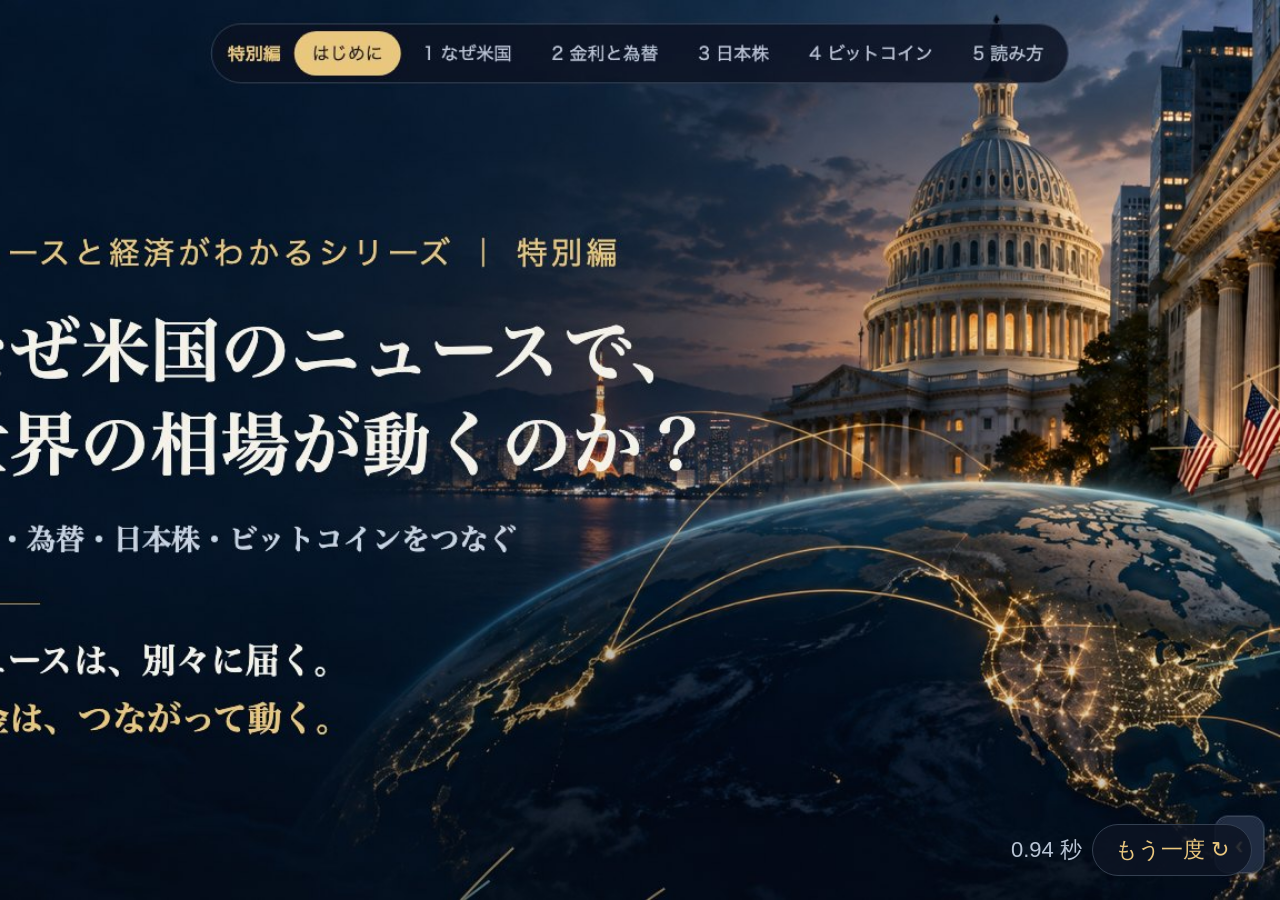
<file: craft/slide-making/fade-demo.html>
<!doctype html><html lang="ja"><head><meta charset="utf-8"><title>1.25秒のフェード（実物）</title>
<style>html,body{margin:0;height:100%;background:#070d19;overflow:hidden;font-family:"Hiragino Sans",sans-serif}
#st{position:absolute;inset:0}.s{position:absolute;inset:0;background:center/cover no-repeat;opacity:0;transition:opacity 1.25s ease}.s.on{opacity:1}
#ui{position:absolute;right:28px;bottom:24px;display:flex;gap:10px;align-items:center;font-size:22px;color:#b8c4d5}
button{font:22px "Hiragino Sans",sans-serif;background:#0c1323d9;color:#eac77e;border:1px solid #344051;border-radius:999px;padding:10px 22px;cursor:pointer}
#t{min-width:120px;text-align:right;font-variant-numeric:tabular-nums}</style></head><body>
<div id="st"><div class="s" style="background-image:url(assets/s06-01-title.jpg)"></div><div class="s" style="background-image:url(assets/s06-05-chapter.jpg)"></div><div class="s" style="background-image:url(assets/s06-23-finale.jpg)"></div></div>
<div id="ui"><span id="t">1.25秒</span><button id="again">もう一度 ↻</button></div>
<script>
const S=[...document.querySelectorAll('.s')];let i=0,timer=0,t0=0,raf=0;
function show(n){S.forEach((s,k)=>s.classList.toggle('on',k===n));t0=performance.now();cancelAnimationFrame(raf);tick()}
function tick(){const e=Math.min(1.25,(performance.now()-t0)/1000);document.querySelector('#t').textContent=e.toFixed(2)+' 秒';if(e<1.25)raf=requestAnimationFrame(tick)}
function run(){clearInterval(timer);i=0;show(0);timer=setInterval(()=>{i=(i+1)%S.length;show(i);if(i===0){clearInterval(timer)}},3200)}
document.querySelector('#again').onclick=run;
addEventListener('message',e=>{if(e.data==='start')run();if(e.data==='stop'){clearInterval(timer);show(0)}});
if(window===window.top)run();else show(0);
</script></body></html>
</file>
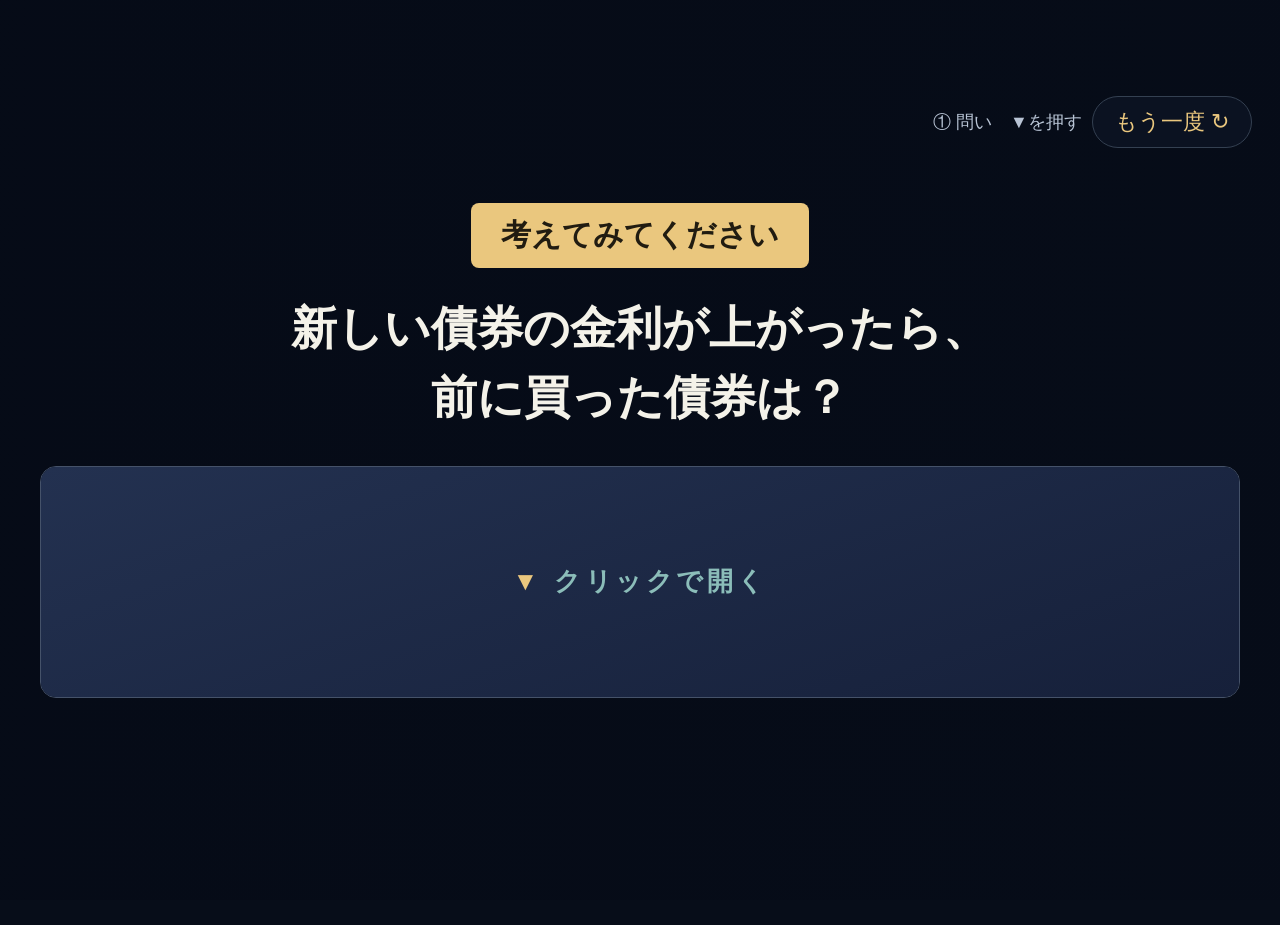
<file: craft/slide-making/scene-demo.html>
<!doctype html><html lang="ja"><head><meta charset="utf-8"><title>問い → 答え → 決めの一枚（実物）</title>
<style>
html,body{margin:0;height:100%;background:#070d19;overflow:hidden;color:#f4f2e9;font-family:"Hiragino Mincho ProN","Yu Mincho",serif;font-weight:600}
.pg{position:absolute;inset:0;display:flex;align-items:center;justify-content:center;opacity:0;transition:opacity 1.25s ease}.pg.on{opacity:1}
.art{position:absolute;inset:0;background:url(assets/bond-promise-v1.jpg) center/cover no-repeat;opacity:0;transform:scale(1.055);transition:opacity 1.5s ease,transform 2.5s ease}
.shade{position:absolute;inset:0;background:linear-gradient(90deg,rgba(5,10,22,.68),rgba(5,10,22,.3))}
.q{position:relative;width:1200px;text-align:center;z-index:2}
.tag{display:inline-block;font:700 30px "Hiragino Sans",sans-serif;background:#eac77e;color:#211c11;border-radius:8px;padding:12px 30px;margin-bottom:26px}
h2{font-size:46px;line-height:1.5;margin:0 0 34px}
.wrap{position:relative;border-radius:16px;overflow:hidden;border:1px solid #455269}
.ans{min-height:170px;padding:30px 40px;display:flex;align-items:center;justify-content:center;font-size:29px;line-height:1.7;background:#1a2438;transition:background 1s}
.cover{position:absolute;inset:0;cursor:pointer;display:flex;align-items:center;justify-content:center;font-size:26px;letter-spacing:.14em;color:#8bbdb9;background:linear-gradient(160deg,#233150,#16203a);transition:transform .5s cubic-bezier(.7,-0.2,.3,1.1),opacity .4s ease}
.cover:before{content:'▼';margin-right:12px;color:#eac77e}
.revealed .cover{transform:translateY(101%);opacity:0;pointer-events:none}.revealed .art{opacity:.6;transform:scale(1)}.revealed .ans{background:rgba(11,18,34,.78)}
.scene .full{position:absolute;inset:0;background:url(assets/bond-promise-v1.jpg) center/cover no-repeat}
.scene .full video{position:absolute;inset:0;width:100%;height:100%;object-fit:cover}
.scene .full:after{content:'';position:absolute;inset:0;background:linear-gradient(0deg,rgba(3,8,18,.88),transparent 38%,rgba(3,8,18,.12) 82%,rgba(3,8,18,.6))}
.hero{position:absolute;left:100px;bottom:90px;font-size:50px;line-height:1.65;letter-spacing:.025em;text-shadow:0 2px 18px rgba(0,0,0,.65);opacity:0;transition:opacity 1.2s ease .7s}.scene.on .hero{opacity:1}.hero em{font-style:normal;color:#eac77e}
#ui{position:absolute;right:28px;top:96px;display:flex;gap:10px;align-items:center;z-index:5}
button{font:22px "Hiragino Sans",sans-serif;background:#0c1323d9;color:#eac77e;border:1px solid #344051;border-radius:999px;padding:10px 22px;cursor:pointer}
#step{font:18px "Hiragino Sans",sans-serif;color:#b8c4d5;min-width:150px;text-align:right}
</style></head><body>
<section class="pg" id="p1"><div class="art"></div><div class="shade"></div>
 <div class="q"><span class="tag">考えてみてください</span><h2>新しい債券の金利が上がったら、<br>前に買った債券は？</h2>
 <div class="wrap"><div class="ans">受け取る利息が変わらない固定利付債は、<br>相対的な魅力が下がり、価格が下がりやすい。</div><div class="cover" id="cover">クリックで開く</div></div></div></section>
<section class="pg scene" id="p2"><div class="full"><video id="mv" muted playsinline preload="auto" poster="assets/bond-promise-v1.jpg" aria-hidden="true"><source src="assets/bond-promise-v1.mp4" type="video/mp4"></video></div><div class="hero">利息は、変わらない。<br><em>欲しがる人が、変わる。</em></div></section>
<div id="ui"><span id="step"></span><button id="again">もう一度 ↻</button></div>
<script>
const p1=document.querySelector('#p1'),p2=document.querySelector('#p2'),st=document.querySelector('#step'),cover=document.querySelector('#cover'),mv=document.querySelector('#mv');let T=[],opened=false;
function at(ms,f){T.push(setTimeout(f,ms))}
function stop(){T.forEach(clearTimeout);T=[]}
function reset(){stop();opened=false;mv.pause();mv.currentTime=0;p1.classList.remove('revealed');p2.classList.remove('on');p1.classList.add('on');st.textContent='① 問い　▼を押す'}
function open(){if(opened)return;opened=true;stop();p1.classList.add('revealed');st.textContent='② 答え。後ろで絵が寄ってくる';
 at(4200,()=>{p1.classList.remove('on');p2.classList.add('on');st.textContent='③ 決めの一枚（1.25秒で全画面）'});
 at(5500,()=>{mv.currentTime=0;mv.play().catch(()=>{});st.textContent='④ 絵が動く（8秒・Forge）'})}
function run(){reset();at(7000,open)}   // 7秒触らなければ自分で開く（人が押せばその場で開く）
cover.onclick=open;document.querySelector('#again').onclick=run;
addEventListener('keydown',e=>{if(e.key==='ArrowRight'||e.key===' '||e.key==='Enter')open()});
addEventListener('message',e=>{if(e.data==='start')run();if(e.data==='stop')reset()});
if(window===window.top)run();else reset();
</script></body></html>
</file>
